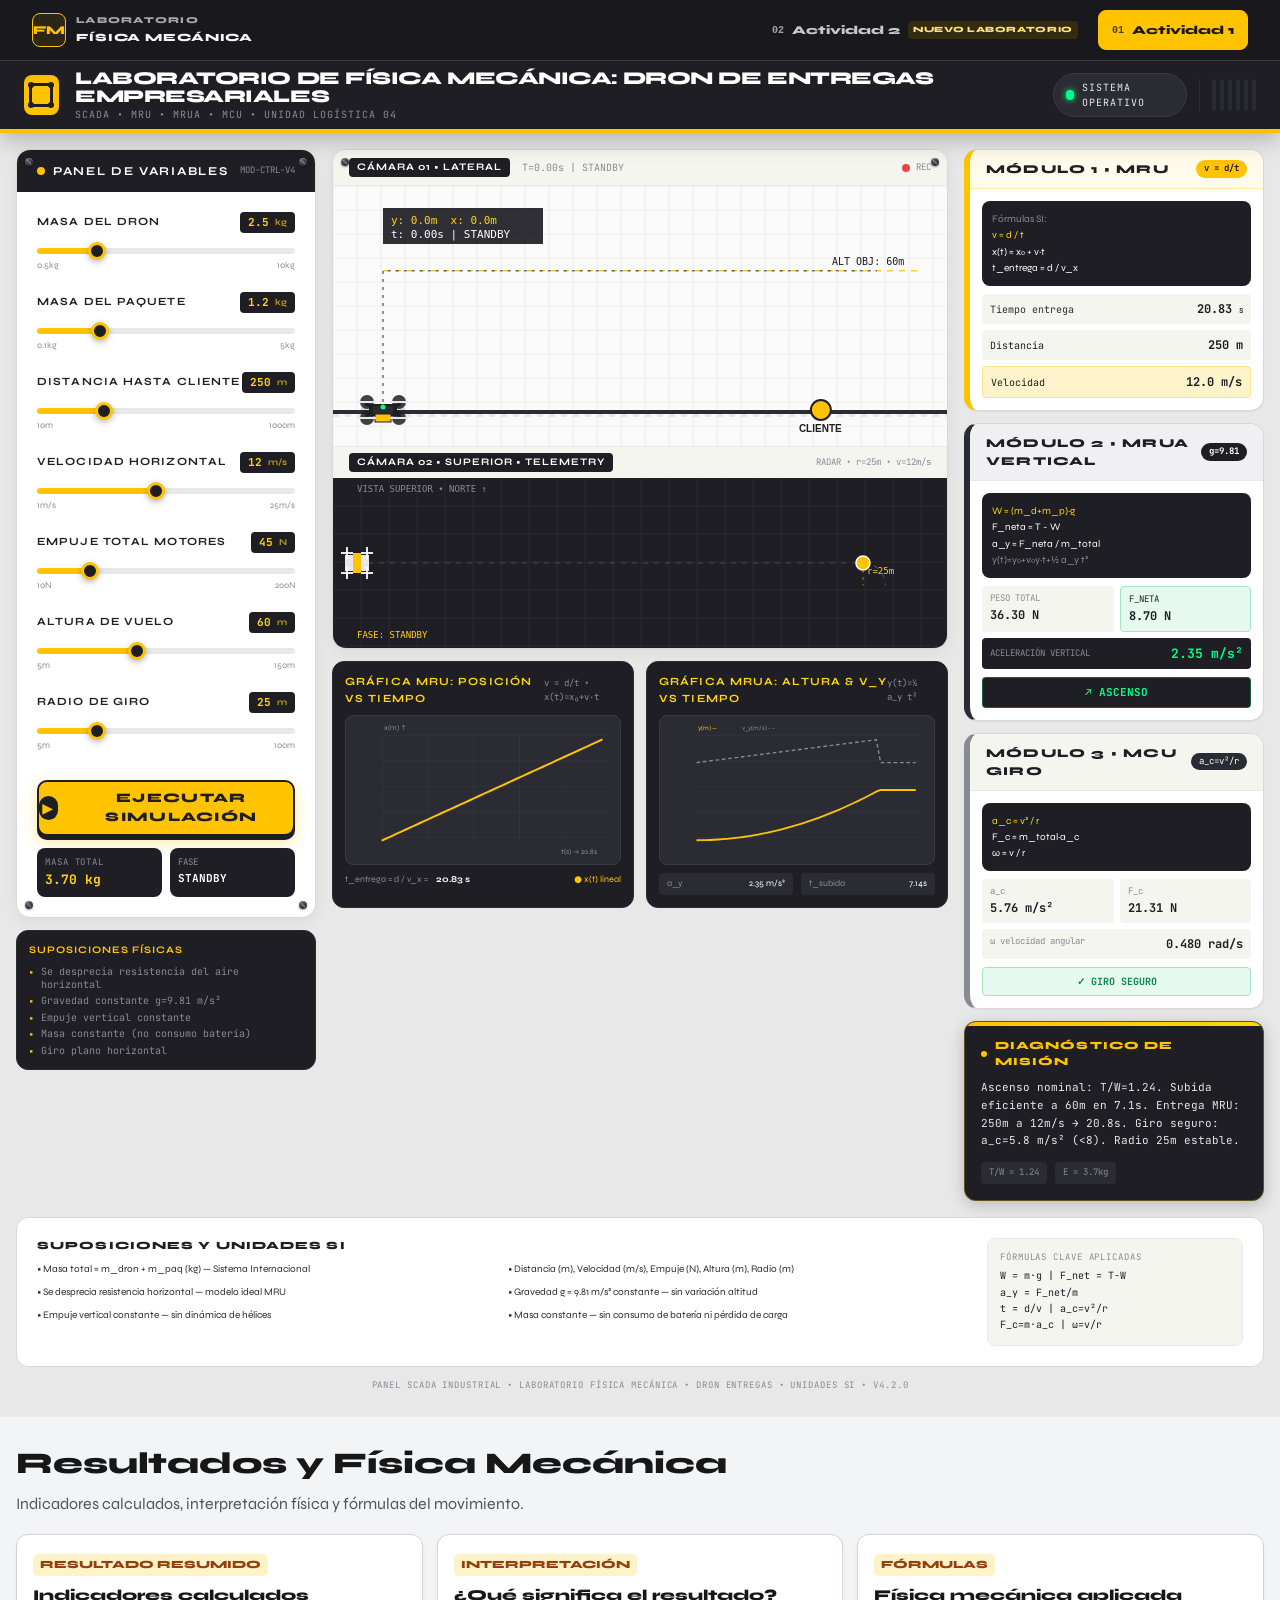
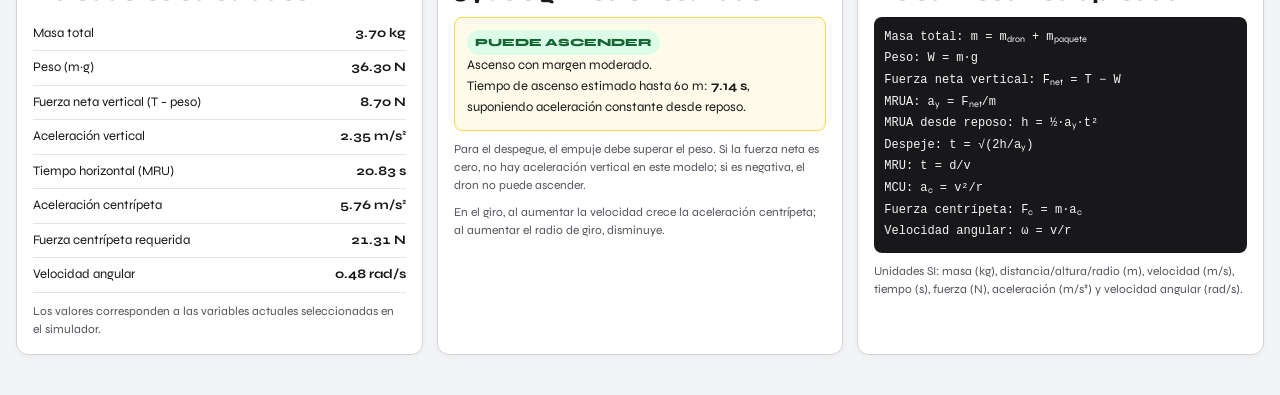
<file: Laboratorio-Dron-Entregas-Actividad2.html>
<!DOCTYPE html>
<!-- saved from url=(0077)https://lawdv.github.io/PortfolioV0/Laboratorio-Dron-Entregas-Actividad2.html -->
<html lang="en"><head><meta http-equiv="Content-Type" content="text/html; charset=UTF-8">
  
  <meta name="viewport" content="width=device-width, initial-scale=1">
  <title>Laboratorio de Física Mecánica | Actividades 1 y 2</title>
  <style>*,:after,:before{--tw-border-spacing-x:0;--tw-border-spacing-y:0;--tw-translate-x:0;--tw-translate-y:0;--tw-rotate:0;--tw-skew-x:0;--tw-skew-y:0;--tw-scale-x:1;--tw-scale-y:1;--tw-pan-x: ;--tw-pan-y: ;--tw-pinch-zoom: ;--tw-scroll-snap-strictness:proximity;--tw-gradient-from-position: ;--tw-gradient-via-position: ;--tw-gradient-to-position: ;--tw-ordinal: ;--tw-slashed-zero: ;--tw-numeric-figure: ;--tw-numeric-spacing: ;--tw-numeric-fraction: ;--tw-ring-inset: ;--tw-ring-offset-width:0px;--tw-ring-offset-color:#fff;--tw-ring-color:rgba(59,130,246,.5);--tw-ring-offset-shadow:0 0 #0000;--tw-ring-shadow:0 0 #0000;--tw-shadow:0 0 #0000;--tw-shadow-colored:0 0 #0000;--tw-blur: ;--tw-brightness: ;--tw-contrast: ;--tw-grayscale: ;--tw-hue-rotate: ;--tw-invert: ;--tw-saturate: ;--tw-sepia: ;--tw-drop-shadow: ;--tw-backdrop-blur: ;--tw-backdrop-brightness: ;--tw-backdrop-contrast: ;--tw-backdrop-grayscale: ;--tw-backdrop-hue-rotate: ;--tw-backdrop-invert: ;--tw-backdrop-opacity: ;--tw-backdrop-saturate: ;--tw-backdrop-sepia: ;--tw-contain-size: ;--tw-contain-layout: ;--tw-contain-paint: ;--tw-contain-style: }::backdrop{--tw-border-spacing-x:0;--tw-border-spacing-y:0;--tw-translate-x:0;--tw-translate-y:0;--tw-rotate:0;--tw-skew-x:0;--tw-skew-y:0;--tw-scale-x:1;--tw-scale-y:1;--tw-pan-x: ;--tw-pan-y: ;--tw-pinch-zoom: ;--tw-scroll-snap-strictness:proximity;--tw-gradient-from-position: ;--tw-gradient-via-position: ;--tw-gradient-to-position: ;--tw-ordinal: ;--tw-slashed-zero: ;--tw-numeric-figure: ;--tw-numeric-spacing: ;--tw-numeric-fraction: ;--tw-ring-inset: ;--tw-ring-offset-width:0px;--tw-ring-offset-color:#fff;--tw-ring-color:rgba(59,130,246,.5);--tw-ring-offset-shadow:0 0 #0000;--tw-ring-shadow:0 0 #0000;--tw-shadow:0 0 #0000;--tw-shadow-colored:0 0 #0000;--tw-blur: ;--tw-brightness: ;--tw-contrast: ;--tw-grayscale: ;--tw-hue-rotate: ;--tw-invert: ;--tw-saturate: ;--tw-sepia: ;--tw-drop-shadow: ;--tw-backdrop-blur: ;--tw-backdrop-brightness: ;--tw-backdrop-contrast: ;--tw-backdrop-grayscale: ;--tw-backdrop-hue-rotate: ;--tw-backdrop-invert: ;--tw-backdrop-opacity: ;--tw-backdrop-saturate: ;--tw-backdrop-sepia: ;--tw-contain-size: ;--tw-contain-layout: ;--tw-contain-paint: ;--tw-contain-style: }/*! tailwindcss v3.4.18 | MIT License | https://tailwindcss.com*/*,:after,:before{box-sizing:border-box;border:0 solid #e5e7eb}:after,:before{--tw-content:""}:host,html{line-height:1.5;-webkit-text-size-adjust:100%;-moz-tab-size:4;-o-tab-size:4;tab-size:4;font-family:ui-sans-serif,system-ui,sans-serif,Apple Color Emoji,Segoe UI Emoji,Segoe UI Symbol,Noto Color Emoji;font-feature-settings:normal;font-variation-settings:normal;-webkit-tap-highlight-color:transparent}body{line-height:inherit}hr{height:0;color:inherit;border-top-width:1px}abbr:where([title]){-webkit-text-decoration:underline dotted;text-decoration:underline dotted}h1,h2,h3,h4,h5,h6{font-size:inherit;font-weight:inherit}a{color:inherit;text-decoration:inherit}b,strong{font-weight:bolder}code,kbd,pre,samp{font-family:ui-monospace,SFMono-Regular,Menlo,Monaco,Consolas,Liberation Mono,Courier New,monospace;font-feature-settings:normal;font-variation-settings:normal;font-size:1em}small{font-size:80%}sub,sup{font-size:75%;line-height:0;position:relative;vertical-align:baseline}sub{bottom:-.25em}sup{top:-.5em}table{text-indent:0;border-color:inherit;border-collapse:collapse}button,input,optgroup,select,textarea{font-family:inherit;font-feature-settings:inherit;font-variation-settings:inherit;font-size:100%;font-weight:inherit;line-height:inherit;letter-spacing:inherit;color:inherit;margin:0;padding:0}button,select{text-transform:none}button,input:where([type=button]),input:where([type=reset]),input:where([type=submit]){-webkit-appearance:button;background-color:transparent;background-image:none}:-moz-focusring{outline:auto}:-moz-ui-invalid{box-shadow:none}progress{vertical-align:baseline}::-webkit-inner-spin-button,::-webkit-outer-spin-button{height:auto}[type=search]{-webkit-appearance:textfield;outline-offset:-2px}::-webkit-search-decoration{-webkit-appearance:none}::-webkit-file-upload-button{-webkit-appearance:button;font:inherit}summary{display:list-item}blockquote,dd,dl,figure,h1,h2,h3,h4,h5,h6,hr,p,pre{margin:0}fieldset{margin:0}fieldset,legend{padding:0}menu,ol,ul{list-style:none;margin:0;padding:0}dialog{padding:0}textarea{resize:vertical}input::-moz-placeholder,textarea::-moz-placeholder{opacity:1;color:#9ca3af}input::placeholder,textarea::placeholder{opacity:1;color:#9ca3af}[role=button],button{cursor:pointer}:disabled{cursor:default}audio,canvas,embed,iframe,img,object,svg,video{display:block;vertical-align:middle}img,video{max-width:100%;height:auto}[hidden]:where(:not([hidden=until-found])){display:none}.absolute{position:absolute}.relative{position:relative}.sticky{position:sticky}.-bottom-1{bottom:-.25rem}.-left-1{left:-.25rem}.-right-1{right:-.25rem}.-top-1{top:-.25rem}.bottom-2{bottom:.5rem}.left-0{left:0}.left-2{left:.5rem}.right-2{right:.5rem}.top-0{top:0}.top-2{top:.5rem}.top-\[var\(--safe-area-inset-top\)\]{top:var(--safe-area-inset-top)}.z-20{z-index:20}.col-span-2{grid-column:span 2/span 2}.mx-auto{margin-left:auto;margin-right:auto}.-mt-1{margin-top:-.25rem}.mb-1{margin-bottom:.25rem}.mb-1\.5{margin-bottom:.375rem}.mb-2{margin-bottom:.5rem}.ml-0\.5{margin-left:.125rem}.ml-auto{margin-left:auto}.mt-0\.5{margin-top:.125rem}.mt-2{margin-top:.5rem}.mt-3{margin-top:.75rem}.block{display:block}.flex{display:flex}.grid{display:grid}.hidden{display:none}.h-1{height:.25rem}.h-1\.5{height:.375rem}.h-10{height:2.5rem}.h-2{height:.5rem}.h-2\.5{height:.625rem}.h-6{height:1.5rem}.h-8{height:2rem}.h-\[150px\]{height:150px}.h-\[220px\]{height:220px}.h-\[56px\]{height:56px}.h-\[68px\]{height:68px}.h-px{height:1px}.min-h-screen{min-height:100vh}.w-1{width:.25rem}.w-1\.5{width:.375rem}.w-10{width:2.5rem}.w-2{width:.5rem}.w-2\.5{width:.625rem}.w-6{width:1.5rem}.w-full{width:100%}.w-px{width:1px}.max-w-\[1920px\]{max-width:1920px}.flex-1{flex:1 1 0%}.transform{transform:translate(var(--tw-translate-x),var(--tw-translate-y)) rotate(var(--tw-rotate)) skewX(var(--tw-skew-x)) skewY(var(--tw-skew-y)) scaleX(var(--tw-scale-x)) scaleY(var(--tw-scale-y))}@keyframes pulse{50%{opacity:.5}}.animate-pulse{animation:pulse 2s cubic-bezier(.4,0,.6,1) infinite}.appearance-none{-webkit-appearance:none;-moz-appearance:none;appearance:none}.grid-cols-1{grid-template-columns:repeat(1,minmax(0,1fr))}.grid-cols-2{grid-template-columns:repeat(2,minmax(0,1fr))}.flex-col{flex-direction:column}.items-center{align-items:center}.justify-center{justify-content:center}.justify-between{justify-content:space-between}.gap-1{gap:.25rem}.gap-1\.5{gap:.375rem}.gap-2{gap:.5rem}.gap-3{gap:.75rem}.gap-4{gap:1rem}.space-y-1>:not([hidden])~:not([hidden]){--tw-space-y-reverse:0;margin-top:calc(.25rem*(1 - var(--tw-space-y-reverse)));margin-bottom:calc(.25rem*var(--tw-space-y-reverse))}.space-y-2>:not([hidden])~:not([hidden]){--tw-space-y-reverse:0;margin-top:calc(.5rem*(1 - var(--tw-space-y-reverse)));margin-bottom:calc(.5rem*var(--tw-space-y-reverse))}.space-y-5>:not([hidden])~:not([hidden]){--tw-space-y-reverse:0;margin-top:calc(1.25rem*(1 - var(--tw-space-y-reverse)));margin-bottom:calc(1.25rem*var(--tw-space-y-reverse))}.overflow-hidden{overflow:hidden}.overflow-x-clip{overflow-x:clip}.truncate{overflow:hidden;text-overflow:ellipsis;white-space:nowrap}.rounded{border-radius:.25rem}.rounded-\[10px\]{border-radius:10px}.rounded-\[12px\]{border-radius:12px}.rounded-\[14px\]{border-radius:14px}.rounded-\[4px\]{border-radius:4px}.rounded-\[8px\]{border-radius:8px}.rounded-full{border-radius:9999px}.border{border-width:1px}.border-2{border-width:2px}.border-\[3px\]{border-width:3px}.border-b{border-bottom-width:1px}.border-b-4{border-bottom-width:4px}.border-l-\[6px\]{border-left-width:6px}.border-\[\#00FF88\]\/30{border-color:rgba(0,255,136,.3)}.border-\[\#1E1E24\]{--tw-border-opacity:1;border-color:rgb(30 30 36/var(--tw-border-opacity,1))}.border-\[\#2B2B33\]{--tw-border-opacity:1;border-color:rgb(43 43 51/var(--tw-border-opacity,1))}.border-\[\#3A3A44\]{--tw-border-opacity:1;border-color:rgb(58 58 68/var(--tw-border-opacity,1))}.border-\[\#A3E6C0\]{--tw-border-opacity:1;border-color:rgb(163 230 192/var(--tw-border-opacity,1))}.border-\[\#D8D8D4\]{--tw-border-opacity:1;border-color:rgb(216 216 212/var(--tw-border-opacity,1))}.border-\[\#E8E8E8\]{--tw-border-opacity:1;border-color:rgb(232 232 232/var(--tw-border-opacity,1))}.border-\[\#FF9A9A\]{--tw-border-opacity:1;border-color:rgb(255 154 154/var(--tw-border-opacity,1))}.border-\[\#FFC300\]{--tw-border-opacity:1;border-color:rgb(255 195 0/var(--tw-border-opacity,1))}.border-\[\#FFC300\]\/30{border-color:rgba(255,195,0,.3)}.border-\[\#FFCC80\]{--tw-border-opacity:1;border-color:rgb(255 204 128/var(--tw-border-opacity,1))}.border-\[\#FFE9A3\]{--tw-border-opacity:1;border-color:rgb(255 233 163/var(--tw-border-opacity,1))}.border-l-\[\#2B2B33\]{--tw-border-opacity:1;border-left-color:rgb(43 43 51/var(--tw-border-opacity,1))}.border-l-\[\#8A8A94\]{--tw-border-opacity:1;border-left-color:rgb(138 138 148/var(--tw-border-opacity,1))}.border-l-\[\#FFC300\]{--tw-border-opacity:1;border-left-color:rgb(255 195 0/var(--tw-border-opacity,1))}.bg-\[\#00FF88\]{--tw-bg-opacity:1;background-color:rgb(0 255 136/var(--tw-bg-opacity,1))}.bg-\[\#1E1E24\]{--tw-bg-opacity:1;background-color:rgb(30 30 36/var(--tw-bg-opacity,1))}.bg-\[\#2B2B33\]{--tw-bg-opacity:1;background-color:rgb(43 43 51/var(--tw-bg-opacity,1))}.bg-\[\#E6F9EE\]{--tw-bg-opacity:1;background-color:rgb(230 249 238/var(--tw-bg-opacity,1))}.bg-\[\#E8E8E8\]{--tw-bg-opacity:1;background-color:rgb(232 232 232/var(--tw-bg-opacity,1))}.bg-\[\#F0F0F2\]{--tw-bg-opacity:1;background-color:rgb(240 240 242/var(--tw-bg-opacity,1))}.bg-\[\#F5F5F0\]{--tw-bg-opacity:1;background-color:rgb(245 245 240/var(--tw-bg-opacity,1))}.bg-\[\#FF3B30\]{--tw-bg-opacity:1;background-color:rgb(255 59 48/var(--tw-bg-opacity,1))}.bg-\[\#FFC300\]{--tw-bg-opacity:1;background-color:rgb(255 195 0/var(--tw-bg-opacity,1))}.bg-\[\#FFC300\]\/20{background-color:rgba(255,195,0,.2)}.bg-\[\#FFEAEA\]{--tw-bg-opacity:1;background-color:rgb(255 234 234/var(--tw-bg-opacity,1))}.bg-\[\#FFF3E0\]{--tw-bg-opacity:1;background-color:rgb(255 243 224/var(--tw-bg-opacity,1))}.bg-\[\#FFFBEB\]{--tw-bg-opacity:1;background-color:rgb(255 251 235/var(--tw-bg-opacity,1))}.bg-red-500{--tw-bg-opacity:1;background-color:rgb(239 68 68/var(--tw-bg-opacity,1))}.bg-white{--tw-bg-opacity:1;background-color:rgb(255 255 255/var(--tw-bg-opacity,1))}.bg-gradient-to-r{background-image:linear-gradient(to right,var(--tw-gradient-stops))}.from-\[\#FFC300\]{--tw-gradient-from:#ffc300 var(--tw-gradient-from-position);--tw-gradient-to:rgba(255,195,0,0) var(--tw-gradient-to-position);--tw-gradient-stops:var(--tw-gradient-from),var(--tw-gradient-to)}.to-\[\#FFD60A\]{--tw-gradient-to:#ffd60a var(--tw-gradient-to-position)}.p-2{padding:.5rem}.p-2\.5{padding:.625rem}.p-3{padding:.75rem}.p-4{padding:1rem}.px-2{padding-left:.5rem;padding-right:.5rem}.px-3{padding-left:.75rem;padding-right:.75rem}.px-4{padding-left:1rem;padding-right:1rem}.px-5{padding-left:1.25rem;padding-right:1.25rem}.py-0\.5{padding-top:.125rem;padding-bottom:.125rem}.py-1{padding-top:.25rem;padding-bottom:.25rem}.py-1\.5{padding-top:.375rem;padding-bottom:.375rem}.py-2{padding-top:.5rem;padding-bottom:.5rem}.py-2\.5{padding-top:.625rem;padding-bottom:.625rem}.py-3{padding-top:.75rem;padding-bottom:.75rem}.pb-6{padding-bottom:1.5rem}.pt-2{padding-top:.5rem}.text-center{text-align:center}.font-mono{font-family:ui-monospace,SFMono-Regular,Menlo,Monaco,Consolas,Liberation Mono,Courier New,monospace}.font-sans{font-family:ui-sans-serif,system-ui,sans-serif,Apple Color Emoji,Segoe UI Emoji,Segoe UI Symbol,Noto Color Emoji}.text-\[10px\]{font-size:10px}.text-\[11px\]{font-size:11px}.text-\[12px\]{font-size:12px}.text-\[13px\]{font-size:13px}.text-\[14px\]{font-size:14px}.text-\[9px\]{font-size:9px}.font-black{font-weight:900}.font-bold{font-weight:700}.font-normal{font-weight:400}.uppercase{text-transform:uppercase}.leading-none{line-height:1}.leading-relaxed{line-height:1.625}.leading-tight{line-height:1.25}.tracking-\[0\.14em\]{letter-spacing:.14em}.tracking-tight{letter-spacing:-.025em}.tracking-widest{letter-spacing:.1em}.text-\[\#00FF88\]{--tw-text-opacity:1;color:rgb(0 255 136/var(--tw-text-opacity,1))}.text-\[\#0A8A4A\]{--tw-text-opacity:1;color:rgb(10 138 74/var(--tw-text-opacity,1))}.text-\[\#1E1E24\]{--tw-text-opacity:1;color:rgb(30 30 36/var(--tw-text-opacity,1))}.text-\[\#2B2B33\]{--tw-text-opacity:1;color:rgb(43 43 51/var(--tw-text-opacity,1))}.text-\[\#8A8A94\]{--tw-text-opacity:1;color:rgb(138 138 148/var(--tw-text-opacity,1))}.text-\[\#A65A00\]{--tw-text-opacity:1;color:rgb(166 90 0/var(--tw-text-opacity,1))}.text-\[\#C41C00\]{--tw-text-opacity:1;color:rgb(196 28 0/var(--tw-text-opacity,1))}.text-\[\#E8E8E8\]{--tw-text-opacity:1;color:rgb(232 232 232/var(--tw-text-opacity,1))}.text-\[\#FF3B30\]{--tw-text-opacity:1;color:rgb(255 59 48/var(--tw-text-opacity,1))}.text-\[\#FF6B6B\]{--tw-text-opacity:1;color:rgb(255 107 107/var(--tw-text-opacity,1))}.text-\[\#FF9500\]{--tw-text-opacity:1;color:rgb(255 149 0/var(--tw-text-opacity,1))}.text-\[\#FFC300\]{--tw-text-opacity:1;color:rgb(255 195 0/var(--tw-text-opacity,1))}.text-\[\#FFD60A\]{--tw-text-opacity:1;color:rgb(255 214 10/var(--tw-text-opacity,1))}.text-white{--tw-text-opacity:1;color:rgb(255 255 255/var(--tw-text-opacity,1))}.accent-\[\#FFC300\]{accent-color:#ffc300}.opacity-70{opacity:.7}.shadow{--tw-shadow:0 1px 3px 0 rgba(0,0,0,.1),0 1px 2px -1px rgba(0,0,0,.1);--tw-shadow-colored:0 1px 3px 0 var(--tw-shadow-color),0 1px 2px -1px var(--tw-shadow-color)}.shadow,.shadow-\[0_0_6px_\#00FF88\]{box-shadow:var(--tw-ring-offset-shadow,0 0 #0000),var(--tw-ring-shadow,0 0 #0000),var(--tw-shadow)}.shadow-\[0_0_6px_\#00FF88\]{--tw-shadow:0 0 6px #0f8;--tw-shadow-colored:0 0 6px var(--tw-shadow-color)}.shadow-\[0_0_8px_\#00FF88\]{--tw-shadow:0 0 8px #0f8;--tw-shadow-colored:0 0 8px var(--tw-shadow-color);box-shadow:var(--tw-ring-offset-shadow,0 0 #0000),var(--tw-ring-shadow,0 0 #0000),var(--tw-shadow)}.shadow-\[0_4px_0_\#1E1E24\2c 0_6px_16px_rgba\(255\2c 195\2c 0\2c 0\.4\)\]{--tw-shadow:0 4px 0 #1e1e24,0 6px 16px rgba(255,195,0,.4);--tw-shadow-colored:0 4px 0 var(--tw-shadow-color),0 6px 16px var(--tw-shadow-color);box-shadow:var(--tw-ring-offset-shadow,0 0 #0000),var(--tw-ring-shadow,0 0 #0000),var(--tw-shadow)}.shadow-\[0_4px_16px_rgba\(0\2c 0\2c 0\2c 0\.06\)\2c 0_1px_0_\#fff_inset\]{--tw-shadow:0 4px 16px rgba(0,0,0,.06),0 1px 0 #fff inset;--tw-shadow-colored:0 4px 16px var(--tw-shadow-color),inset 0 1px 0 var(--tw-shadow-color);box-shadow:var(--tw-ring-offset-shadow,0 0 #0000),var(--tw-ring-shadow,0 0 #0000),var(--tw-shadow)}.shadow-\[0_4px_16px_rgba\(0\2c 0\2c 0\2c 0\.06\)\]{--tw-shadow:0 4px 16px rgba(0,0,0,.06);--tw-shadow-colored:0 4px 16px var(--tw-shadow-color);box-shadow:var(--tw-ring-offset-shadow,0 0 #0000),var(--tw-ring-shadow,0 0 #0000),var(--tw-shadow)}.shadow-\[0_4px_16px_rgba\(0\2c 0\2c 0\2c 0\.2\)\]{--tw-shadow:0 4px 16px rgba(0,0,0,.2);--tw-shadow-colored:0 4px 16px var(--tw-shadow-color);box-shadow:var(--tw-ring-offset-shadow,0 0 #0000),var(--tw-ring-shadow,0 0 #0000),var(--tw-shadow)}.shadow-\[0_6px_24px_rgba\(0\2c 0\2c 0\2c 0\.25\)\]{--tw-shadow:0 6px 24px rgba(0,0,0,.25);--tw-shadow-colored:0 6px 24px var(--tw-shadow-color)}.shadow-\[0_6px_24px_rgba\(0\2c 0\2c 0\2c 0\.25\)\],.shadow-inner{box-shadow:var(--tw-ring-offset-shadow,0 0 #0000),var(--tw-ring-shadow,0 0 #0000),var(--tw-shadow)}.shadow-inner{--tw-shadow:inset 0 2px 4px 0 rgba(0,0,0,.05);--tw-shadow-colored:inset 0 2px 4px 0 var(--tw-shadow-color)}.shadow-sm{--tw-shadow:0 1px 2px 0 rgba(0,0,0,.05);--tw-shadow-colored:0 1px 2px 0 var(--tw-shadow-color);box-shadow:var(--tw-ring-offset-shadow,0 0 #0000),var(--tw-ring-shadow,0 0 #0000),var(--tw-shadow)}.transition-all{transition-property:all;transition-timing-function:cubic-bezier(.4,0,.2,1);transition-duration:.15s}#root,body,html{min-height:100%}body{margin:0;font-family:ui-sans-serif,system-ui,-apple-system,BlinkMacSystemFont,Segoe UI,sans-serif}[role=button]:not([aria-disabled=true]),button:not(:disabled),label[for],select:not(:disabled),summary{cursor:pointer}.selection\:bg-\[\#FFC300\] ::-moz-selection{--tw-bg-opacity:1;background-color:rgb(255 195 0/var(--tw-bg-opacity,1))}.selection\:bg-\[\#FFC300\] ::selection{--tw-bg-opacity:1;background-color:rgb(255 195 0/var(--tw-bg-opacity,1))}.selection\:bg-\[\#FFC300\]::-moz-selection{--tw-bg-opacity:1;background-color:rgb(255 195 0/var(--tw-bg-opacity,1))}.selection\:bg-\[\#FFC300\]::selection{--tw-bg-opacity:1;background-color:rgb(255 195 0/var(--tw-bg-opacity,1))}.hover\:bg-\[\#FFD60A\]:hover{--tw-bg-opacity:1;background-color:rgb(255 214 10/var(--tw-bg-opacity,1))}.active\:translate-y-\[3px\]:active{--tw-translate-y:3px;transform:translate(var(--tw-translate-x),var(--tw-translate-y)) rotate(var(--tw-rotate)) skewX(var(--tw-skew-x)) skewY(var(--tw-skew-y)) scaleX(var(--tw-scale-x)) scaleY(var(--tw-scale-y))}.active\:bg-\[\#E6B000\]:active{--tw-bg-opacity:1;background-color:rgb(230 176 0/var(--tw-bg-opacity,1))}.active\:shadow-\[0_1px_0_\#1E1E24\]:active{--tw-shadow:0 1px 0 #1e1e24;--tw-shadow-colored:0 1px 0 var(--tw-shadow-color);box-shadow:var(--tw-ring-offset-shadow,0 0 #0000),var(--tw-ring-shadow,0 0 #0000),var(--tw-shadow)}@media (min-width:768px){.md\:flex{display:flex}.md\:grid-cols-2{grid-template-columns:repeat(2,minmax(0,1fr))}}@media (min-width:1024px){.lg\:col-span-3{grid-column:span 3/span 3}.lg\:col-span-6{grid-column:span 6/span 6}.lg\:block{display:block}.lg\:flex{display:flex}.lg\:h-\[170px\]{height:170px}.lg\:h-\[260px\]{height:260px}.lg\:w-64{width:16rem}.lg\:grid-cols-12{grid-template-columns:repeat(12,minmax(0,1fr))}.lg\:flex-row{flex-direction:row}.lg\:gap-4{gap:1rem}.lg\:p-4{padding:1rem}.lg\:p-5{padding:1.25rem}.lg\:px-4{padding-left:1rem;padding-right:1rem}.lg\:px-6{padding-left:1.5rem;padding-right:1.5rem}.lg\:text-\[18px\]{font-size:18px}}</style>
</head>
<body data-active-activity="activity2">
<style id="activity-tab-styles">
.activity-tabs{position:sticky;top:0;z-index:1000;background:rgba(17,17,22,.97);border-bottom:1px solid #383840;color:#f5f5f7;backdrop-filter:blur(12px);font-family:Inter,ui-sans-serif,system-ui,-apple-system,"Segoe UI",sans-serif}
.activity-tabs-inner{max-width:1920px;margin:0 auto;display:flex;align-items:center;justify-content:space-between;gap:18px;padding:10px clamp(12px,2.5vw,34px);flex-wrap:wrap}
.activity-brand{display:flex;align-items:center;gap:10px;color:#a4a4af;font-size:9px;letter-spacing:.14em;font-weight:800}
.activity-brand b{display:block;color:#f5f5f7;font-size:11px;margin-top:2px;letter-spacing:.08em}
.activity-brand-mark{width:34px;height:34px;border:1px solid #ffc300;border-radius:8px;display:grid;place-items:center;background:#2b2615;color:#ffc300;font-size:12px;letter-spacing:-.05em}
.activity-tab-list{display:flex;align-items:center;gap:6px;flex-wrap:wrap}
.activity-tab{display:flex;align-items:center;gap:8px;border:1px solid transparent;border-radius:8px;background:transparent;color:#c7c7d0;padding:10px 13px;font-size:12px;font-weight:800;cursor:pointer;white-space:nowrap}
.activity-tab:hover{background:#292930;color:#fff}
.activity-tab.is-active{background:#ffc300;color:#191919;border-color:#ffc300}
.tab-index{font-family:ui-monospace,SFMono-Regular,Consolas,monospace;font-size:10px;opacity:.78}
.tab-new{font-size:8px;letter-spacing:.08em;border-radius:4px;padding:3px 5px;background:#332c11;color:#ffe082}
.activity-tab.is-active .tab-new{background:#252115;color:#ffe082}
.activity-panel[hidden]{display:none!important}
@media(max-width:620px){.activity-tabs-inner{align-items:flex-start;gap:10px}.activity-tab-list{width:100%}.activity-tab{flex:1;justify-content:center;padding:9px 6px;font-size:11px}.tab-new{display:none}}
@media print{.activity-tabs{display:none!important}}
</style>
<nav id="activity-tabs" class="activity-tabs" aria-label="Actividades del laboratorio">
  <div class="activity-tabs-inner">
    <div class="activity-brand"><span class="activity-brand-mark">FM</span><span>LABORATORIO <b>FÍSICA MECÁNICA</b></span></div>
    <div class="activity-tab-list" role="tablist" aria-label="Seleccionar actividad">
      <button id="tab-activity2" class="activity-tab is-active" type="button" role="tab" aria-selected="true" aria-controls="activity2-content" data-activity-tab="activity2" tabindex="0"><span class="tab-index">02</span> Actividad 2 <span class="tab-new">NUEVO LABORATORIO</span></button>
      <button id="tab-activity1" class="activity-tab" type="button" role="tab" aria-selected="false" aria-controls="activity1-content" data-activity-tab="activity1" tabindex="-1"><span class="tab-index">01</span> Actividad 1</button>
    </div>
  </div>
</nav>
<div id="activity-panels">
<section id="activity1-content" class="activity-panel" role="tabpanel" aria-labelledby="tab-activity1" hidden="">
  <div id="root"><div class="min-h-screen bg-[#E8E8E8] text-[#1E1E24] font-sans selection:bg-[#FFC300] overflow-x-clip" style="padding-top: var(--safe-area-inset-top); box-sizing: border-box;"><style>
        @import url('https://fonts.googleapis.com/css2?family=JetBrains+Mono:wght@400;700&family=Syne:wght@600;700&display=swap');
        * { font-family: 'Syne', system-ui, sans-serif; }
        .font-mono { font-family: 'JetBrains Mono', monospace !important; }
        .slider-thumb::-webkit-slider-thumb { appearance: none; width: 18px; height: 18px; border-radius: 50%; background: #1E1E24; border: 3px solid #FFC300; cursor: pointer; box-shadow: 0 2px 6px rgba(0,0,0,0.3); }
        .slider-thumb::-moz-range-thumb { width: 18px; height: 18px; border-radius: 50%; background: #1E1E24; border: 3px solid #FFC300; cursor: pointer; }
        .screw { width: 8px; height: 8px; background: radial-gradient(circle at 30% 30%, #5A5A66, #1E1E24); border-radius: 50%; box-shadow: inset 0 1px 1px rgba(255,255,255,0.3), 0 1px 2px rgba(0,0,0,0.4); }
        .screw::after { content: ''; position: absolute; width: 6px; height: 1px; background: #8A8A94; top: 50%; left: 50%; transform: translate(-50%,-50%) rotate(45deg); }
        .vent { background: repeating-linear-gradient(90deg, transparent 0 6px, #D8D8D4 6px 7px); }
      </style><header class="sticky top-[var(--safe-area-inset-top)] z-20 bg-[#1E1E24] border-b-4 border-[#FFC300] shadow-[0_6px_24px_rgba(0,0,0,0.25)]"><div class="max-w-[1920px] mx-auto px-4 lg:px-6 h-[68px] flex items-center justify-between"><div class="flex items-center gap-4"><div class="w-10 h-10 bg-[#FFC300] rounded-[8px] flex items-center justify-center shadow-inner"><div class="w-6 h-6 border-[3px] border-[#1E1E24] rounded-[4px] relative"><div class="absolute w-1.5 h-1.5 bg-[#1E1E24] rounded-full -top-1 -left-1"></div><div class="absolute w-1.5 h-1.5 bg-[#1E1E24] rounded-full -top-1 -right-1"></div><div class="absolute w-1.5 h-1.5 bg-[#1E1E24] rounded-full -bottom-1 -left-1"></div><div class="absolute w-1.5 h-1.5 bg-[#1E1E24] rounded-full -bottom-1 -right-1"></div></div></div><div><h1 class="text-white font-black text-[14px] lg:text-[18px] leading-none tracking-tight uppercase">Laboratorio de Física Mecánica: Dron de Entregas Empresariales</h1><p class="text-[#8A8A94] font-mono text-[10px] tracking-widest uppercase mt-0.5">SCADA • MRU • MRUA • MCU • UNIDAD LOGÍSTICA 04</p></div></div><div class="flex items-center gap-3"><div class="hidden md:flex items-center gap-2 bg-[#2B2B33] border border-[#3A3A44] rounded-full px-3 py-1.5"><div class="w-2.5 h-2.5 rounded-full bg-[#00FF88] shadow-[0_0_6px_#00FF88]"></div><span class="text-[#E8E8E8] font-mono text-[10px] tracking-widest">SISTEMA OPERATIVO</span></div><div class="hidden lg:block h-8 w-px bg-[#2B2B33]"></div><div class="hidden lg:flex gap-1"><div class="w-1 h-8 bg-[#2B2B33] rounded-full"></div><div class="w-1 h-8 bg-[#2B2B33] rounded-full"></div><div class="w-1 h-8 bg-[#2B2B33] rounded-full"></div><div class="w-1 h-8 bg-[#2B2B33] rounded-full"></div><div class="w-1 h-8 bg-[#2B2B33] rounded-full"></div><div class="w-1 h-8 bg-[#2B2B33] rounded-full"></div></div></div></div></header><main class="max-w-[1920px] mx-auto p-3 lg:p-4 grid grid-cols-1 lg:grid-cols-12 gap-3 lg:gap-4"><section class="lg:col-span-3 flex flex-col gap-3"><div class="bg-white rounded-[14px] border border-[#D8D8D4] shadow-[0_4px_16px_rgba(0,0,0,0.06),0_1px_0_#fff_inset] relative overflow-hidden"><div class="absolute top-2 left-2 screw"></div><div class="absolute top-2 right-2 screw"></div><div class="absolute bottom-2 left-2 screw"></div><div class="absolute bottom-2 right-2 screw"></div><div class="bg-[#1E1E24] px-5 py-3 flex items-center justify-between"><h2 class="text-white font-bold text-[12px] tracking-[0.14em] uppercase flex items-center gap-2"><span class="w-2 h-2 bg-[#FFC300] rounded-full animate-pulse"></span>Panel de Variables</h2><span class="font-mono text-[9px] text-[#8A8A94]">MOD-CTRL-V4</span></div><div class="p-4 lg:p-5 space-y-5"><div class="group"><div class="flex justify-between items-center mb-1.5"><label class="text-[11px] font-bold tracking-widest text-[#1E1E24] uppercase">Masa del dron</label><div class="flex items-center gap-1 bg-[#1E1E24] text-[#FFD60A] px-2 py-0.5 rounded text-[11px] font-mono font-bold">2.5<span class="text-[9px] opacity-70 ml-0.5">kg</span></div></div><div class="relative h-6 flex items-center"><input type="range" min="0.5" max="10" step="0.1" class="w-full h-1.5 appearance-none bg-[#E8E8E8] rounded-full accent-[#FFC300] slider-thumb" value="2.5" style="background: linear-gradient(to right, rgb(255, 195, 0) 0%, rgb(255, 195, 0) 21.0526%, rgb(232, 232, 232) 21.0526%, rgb(232, 232, 232) 100%);"></div><div class="flex justify-between text-[9px] font-mono text-[#8A8A94] -mt-1"><span>0.5kg</span><span>10kg</span></div></div><div class="group"><div class="flex justify-between items-center mb-1.5"><label class="text-[11px] font-bold tracking-widest text-[#1E1E24] uppercase">Masa del paquete</label><div class="flex items-center gap-1 bg-[#1E1E24] text-[#FFD60A] px-2 py-0.5 rounded text-[11px] font-mono font-bold">1.2<span class="text-[9px] opacity-70 ml-0.5">kg</span></div></div><div class="relative h-6 flex items-center"><input type="range" min="0.1" max="5" step="0.1" class="w-full h-1.5 appearance-none bg-[#E8E8E8] rounded-full accent-[#FFC300] slider-thumb" value="1.2" style="background: linear-gradient(to right, rgb(255, 195, 0) 0%, rgb(255, 195, 0) 22.449%, rgb(232, 232, 232) 22.449%, rgb(232, 232, 232) 100%);"></div><div class="flex justify-between text-[9px] font-mono text-[#8A8A94] -mt-1"><span>0.1kg</span><span>5kg</span></div></div><div class="group"><div class="flex justify-between items-center mb-1.5"><label class="text-[11px] font-bold tracking-widest text-[#1E1E24] uppercase">Distancia hasta cliente</label><div class="flex items-center gap-1 bg-[#1E1E24] text-[#FFD60A] px-2 py-0.5 rounded text-[11px] font-mono font-bold">250<span class="text-[9px] opacity-70 ml-0.5">m</span></div></div><div class="relative h-6 flex items-center"><input type="range" min="10" max="1000" step="10" class="w-full h-1.5 appearance-none bg-[#E8E8E8] rounded-full accent-[#FFC300] slider-thumb" value="250" style="background: linear-gradient(to right, rgb(255, 195, 0) 0%, rgb(255, 195, 0) 24.2424%, rgb(232, 232, 232) 24.2424%, rgb(232, 232, 232) 100%);"></div><div class="flex justify-between text-[9px] font-mono text-[#8A8A94] -mt-1"><span>10m</span><span>1000m</span></div></div><div class="group"><div class="flex justify-between items-center mb-1.5"><label class="text-[11px] font-bold tracking-widest text-[#1E1E24] uppercase">Velocidad horizontal</label><div class="flex items-center gap-1 bg-[#1E1E24] text-[#FFD60A] px-2 py-0.5 rounded text-[11px] font-mono font-bold">12<span class="text-[9px] opacity-70 ml-0.5">m/s</span></div></div><div class="relative h-6 flex items-center"><input type="range" min="1" max="25" step="0.5" class="w-full h-1.5 appearance-none bg-[#E8E8E8] rounded-full accent-[#FFC300] slider-thumb" value="12" style="background: linear-gradient(to right, rgb(255, 195, 0) 0%, rgb(255, 195, 0) 45.8333%, rgb(232, 232, 232) 45.8333%, rgb(232, 232, 232) 100%);"></div><div class="flex justify-between text-[9px] font-mono text-[#8A8A94] -mt-1"><span>1m/s</span><span>25m/s</span></div></div><div class="group"><div class="flex justify-between items-center mb-1.5"><label class="text-[11px] font-bold tracking-widest text-[#1E1E24] uppercase">Empuje total motores</label><div class="flex items-center gap-1 bg-[#1E1E24] text-[#FFD60A] px-2 py-0.5 rounded text-[11px] font-mono font-bold">45<span class="text-[9px] opacity-70 ml-0.5">N</span></div></div><div class="relative h-6 flex items-center"><input type="range" min="10" max="200" step="1" class="w-full h-1.5 appearance-none bg-[#E8E8E8] rounded-full accent-[#FFC300] slider-thumb" value="45" style="background: linear-gradient(to right, rgb(255, 195, 0) 0%, rgb(255, 195, 0) 18.4211%, rgb(232, 232, 232) 18.4211%, rgb(232, 232, 232) 100%);"></div><div class="flex justify-between text-[9px] font-mono text-[#8A8A94] -mt-1"><span>10N</span><span>200N</span></div></div><div class="group"><div class="flex justify-between items-center mb-1.5"><label class="text-[11px] font-bold tracking-widest text-[#1E1E24] uppercase">Altura de vuelo</label><div class="flex items-center gap-1 bg-[#1E1E24] text-[#FFD60A] px-2 py-0.5 rounded text-[11px] font-mono font-bold">60<span class="text-[9px] opacity-70 ml-0.5">m</span></div></div><div class="relative h-6 flex items-center"><input type="range" min="5" max="150" step="5" class="w-full h-1.5 appearance-none bg-[#E8E8E8] rounded-full accent-[#FFC300] slider-thumb" value="60" style="background: linear-gradient(to right, rgb(255, 195, 0) 0%, rgb(255, 195, 0) 37.931%, rgb(232, 232, 232) 37.931%, rgb(232, 232, 232) 100%);"></div><div class="flex justify-between text-[9px] font-mono text-[#8A8A94] -mt-1"><span>5m</span><span>150m</span></div></div><div class="group"><div class="flex justify-between items-center mb-1.5"><label class="text-[11px] font-bold tracking-widest text-[#1E1E24] uppercase">Radio de giro</label><div class="flex items-center gap-1 bg-[#1E1E24] text-[#FFD60A] px-2 py-0.5 rounded text-[11px] font-mono font-bold">25<span class="text-[9px] opacity-70 ml-0.5">m</span></div></div><div class="relative h-6 flex items-center"><input type="range" min="5" max="100" step="1" class="w-full h-1.5 appearance-none bg-[#E8E8E8] rounded-full accent-[#FFC300] slider-thumb" value="25" style="background: linear-gradient(to right, rgb(255, 195, 0) 0%, rgb(255, 195, 0) 21.0526%, rgb(232, 232, 232) 21.0526%, rgb(232, 232, 232) 100%);"></div><div class="flex justify-between text-[9px] font-mono text-[#8A8A94] -mt-1"><span>5m</span><span>100m</span></div></div><div class="pt-2"><button class="w-full h-[56px] bg-[#FFC300] hover:bg-[#FFD60A] active:bg-[#E6B000] rounded-[10px] border-2 border-[#1E1E24] shadow-[0_4px_0_#1E1E24,0_6px_16px_rgba(255,195,0,0.4)] active:shadow-[0_1px_0_#1E1E24] active:translate-y-[3px] transition-all flex items-center justify-center gap-3 font-black tracking-widest text-[13px] uppercase"><span class="w-6 h-6 bg-[#1E1E24] rounded-full flex items-center justify-center text-[#FFC300] text-[14px]">▶</span>Ejecutar Simulación</button><div class="mt-3 grid grid-cols-2 gap-2"><div class="bg-[#1E1E24] rounded-[8px] p-2"><div class="text-[9px] font-mono text-[#8A8A94] uppercase tracking-widest">Masa Total</div><div class="text-[#FFD60A] font-mono font-bold text-[13px]">3.70 kg</div></div><div class="bg-[#1E1E24] rounded-[8px] p-2"><div class="text-[9px] font-mono text-[#8A8A94] uppercase">Fase</div><div class="text-white font-mono font-bold text-[11px] truncate">STANDBY</div></div></div></div></div></div><div class="bg-[#1E1E24] rounded-[12px] border border-[#2B2B33] p-3"><h3 class="text-[#FFC300] font-bold text-[10px] tracking-widest uppercase mb-2">Suposiciones Físicas</h3><ul class="space-y-1"><li class="flex gap-2 text-[10px] font-mono text-[#8A8A94] leading-tight"><span class="text-[#FFC300]">•</span>Se desprecia resistencia del aire horizontal</li><li class="flex gap-2 text-[10px] font-mono text-[#8A8A94] leading-tight"><span class="text-[#FFC300]">•</span>Gravedad constante g=9.81 m/s²</li><li class="flex gap-2 text-[10px] font-mono text-[#8A8A94] leading-tight"><span class="text-[#FFC300]">•</span>Empuje vertical constante</li><li class="flex gap-2 text-[10px] font-mono text-[#8A8A94] leading-tight"><span class="text-[#FFC300]">•</span>Masa constante (no consumo batería)</li><li class="flex gap-2 text-[10px] font-mono text-[#8A8A94] leading-tight"><span class="text-[#FFC300]">•</span>Giro plano horizontal</li></ul></div></section><section class="lg:col-span-6 flex flex-col gap-3"><div class="bg-white rounded-[14px] border border-[#D8D8D4] shadow-[0_4px_16px_rgba(0,0,0,0.06)] overflow-hidden relative"><div class="absolute top-2 left-2 screw"></div><div class="absolute top-2 right-2 screw"></div><div class="bg-[#F5F5F0] border-b border-[#E8E8E8] px-4 py-2 flex items-center justify-between"><div class="flex items-center gap-3"><span class="text-[10px] font-bold tracking-widest uppercase bg-[#1E1E24] text-white px-2 py-0.5 rounded">Cámara 01 • Lateral</span><span class="font-mono text-[10px] text-[#8A8A94]">T=0.00s | STANDBY</span></div><div class="flex items-center gap-1.5"><div class="w-2 h-2 bg-red-500 rounded-full animate-pulse"></div><span class="font-mono text-[9px] text-[#8A8A94]">REC</span></div></div><canvas class="w-full h-[220px] lg:h-[260px] block" width="922" height="260"></canvas><div class="h-px bg-[#E8E8E8]"></div><div class="bg-[#F5F5F0] px-4 py-1.5 flex items-center justify-between"><span class="text-[10px] font-bold tracking-widest uppercase bg-[#1E1E24] text-white px-2 py-0.5 rounded">Cámara 02 • Superior • Telemetry</span><span class="font-mono text-[9px] text-[#8A8A94]">RADAR • r=25m • v=12m/s</span></div><canvas class="w-full h-[150px] lg:h-[170px] block" width="922" height="170"></canvas></div><div class="grid grid-cols-1 md:grid-cols-2 gap-3"><div class="bg-[#1E1E24] rounded-[12px] border border-[#2B2B33] p-3 relative overflow-hidden"><div class="flex justify-between items-center mb-2"><h3 class="text-[#FFD60A] font-bold text-[11px] tracking-widest uppercase">Gráfica MRU: Posición vs Tiempo</h3><span class="font-mono text-[9px] text-[#8A8A94]">v = d/t • x(t)=x₀+v·t</span></div><svg viewBox="0 0 300 160" class="w-full h-[150px] bg-[#2B2B33] rounded-[8px] border border-[#3A3A44]"><g><line x1="40" x2="290" y1="20" y2="20" stroke="#3A3A44" stroke-width="0.6"></line><line x1="40" x2="40" y1="20" y2="135" stroke="#3A3A44" stroke-width="0.6"></line></g><g><line x1="40" x2="290" y1="48" y2="48" stroke="#3A3A44" stroke-width="0.6"></line><line x1="90" x2="90" y1="20" y2="135" stroke="#3A3A44" stroke-width="0.6"></line></g><g><line x1="40" x2="290" y1="76" y2="76" stroke="#3A3A44" stroke-width="0.6"></line><line x1="140" x2="140" y1="20" y2="135" stroke="#3A3A44" stroke-width="0.6"></line></g><g><line x1="40" x2="290" y1="104" y2="104" stroke="#3A3A44" stroke-width="0.6"></line><line x1="190" x2="190" y1="20" y2="135" stroke="#3A3A44" stroke-width="0.6"></line></g><g><line x1="40" x2="290" y1="132" y2="132" stroke="#3A3A44" stroke-width="0.6"></line><line x1="240" x2="240" y1="20" y2="135" stroke="#3A3A44" stroke-width="0.6"></line></g><text x="42" y="14" font-family="monospace" font-size="8" fill="#8A8A94">x(m) ↑</text><text x="235" y="150" font-family="monospace" font-size="8" fill="#8A8A94">t(s) → 20.8s</text><polyline fill="none" stroke="#FFC300" stroke-width="2.2" stroke-linecap="round" points="40,135 45,132.70833333333334 50,130.41666666666666 55,128.125 60,125.83333333333333 65,123.54166666666667 70,121.25 75,118.95833333333333 80,116.66666666666667 85,114.375 90,112.08333333333334 95,109.79166666666667 100,107.5 105,105.20833333333334 110,102.91666666666666 115,100.625 120,98.33333333333334 125,96.04166666666666 130,93.75 135,91.45833333333334 140,89.16666666666667 145,86.875 150,84.58333333333334 155,82.29166666666666 160,80 165,77.70833333333333 170,75.41666666666667 175,73.125 180,70.83333333333333 185,68.54166666666669 190,66.25 195,63.95833333333334 200,61.66666666666667 205,59.375 210,57.08333333333333 215,54.79166666666667 220,52.5 225,50.20833333333333 230,47.916666666666686 235,45.625 240,43.33333333333334 244.99999999999997,41.041666666666686 249.99999999999997,38.750000000000014 254.99999999999997,36.45833333333334 260,34.16666666666667 265,31.875 270,29.58333333333333 275,27.291666666666686 280,25"></polyline></svg><div class="mt-2 flex gap-2 font-mono text-[9px]"><span class="text-[#8A8A94]">t_entrega = d / v_x =</span><span class="text-white font-bold">20.83 s</span><span class="ml-auto text-[#FFC300]">● x(t) lineal</span></div></div><div class="bg-[#1E1E24] rounded-[12px] border border-[#2B2B33] p-3"><div class="flex justify-between items-center mb-2"><h3 class="text-[#FFD60A] font-bold text-[11px] tracking-widest uppercase">Gráfica MRUA: Altura &amp; V_y vs Tiempo</h3><span class="font-mono text-[9px] text-[#8A8A94]">y(t)=½ a_y t²</span></div><svg viewBox="0 0 300 160" class="w-full h-[150px] bg-[#2B2B33] rounded-[8px] border border-[#3A3A44]"><line x1="40" x2="290" y1="20" y2="20" stroke="#3A3A44" stroke-width="0.6"></line><line x1="40" x2="290" y1="48" y2="48" stroke="#3A3A44" stroke-width="0.6"></line><line x1="40" x2="290" y1="76" y2="76" stroke="#3A3A44" stroke-width="0.6"></line><line x1="40" x2="290" y1="104" y2="104" stroke="#3A3A44" stroke-width="0.6"></line><line x1="40" x2="290" y1="132" y2="132" stroke="#3A3A44" stroke-width="0.6"></line><polyline fill="none" stroke="#FFC300" stroke-width="2" points="40,135 44.8,134.96832 49.6,134.87328 54.4,134.71488 59.2,134.49312 64,134.208 68.8,133.85952 73.6,133.44768 78.4,132.97248 83.19999999999999,132.43392 88,131.832 92.8,131.16672 97.6,130.43808 102.4,129.64608 107.2,128.79072 112,127.872 116.8,126.88992 121.60000000000001,125.84448 126.39999999999999,124.73568 131.2,123.56352 136,122.328 140.8,121.02912 145.6,119.66688 150.4,118.24128 155.2,116.75232 160,115.2 164.8,113.58431999999999 169.60000000000002,111.90527999999999 174.4,110.16288 179.2,108.35712 184,106.488 188.8,104.55552 193.6,102.55968 198.4,100.50047999999998 203.20000000000002,98.37791999999999 208,96.19200000000001 212.79999999999998,93.94272000000001 217.6,91.63007999999999 222.4,89.25407999999999 227.20000000000002,86.81472 232,84.312 236.79999999999998,81.74592000000001 241.6,80 246.4,80 251.2,80 256,80 260.8,80 265.6,80 270.4,80 275.20000000000005,80 280,80"></polyline><polyline fill="none" stroke="#8A8A94" stroke-width="1.5" stroke-dasharray="4 3" points="40,50 44.8,49.390243902439025 49.6,48.78048780487805 54.4,48.170731707317074 59.2,47.5609756097561 64,46.951219512195124 68.8,46.34146341463415 73.6,45.73170731707317 78.4,45.1219512195122 83.19999999999999,44.51219512195122 88,43.90243902439025 92.8,43.29268292682927 97.6,42.6829268292683 102.4,42.07317073170731 107.2,41.463414634146346 112,40.85365853658536 116.8,40.243902439024396 121.60000000000001,39.634146341463406 126.39999999999999,39.024390243902445 131.2,38.414634146341456 136,37.80487804878048 140.8,37.195121951219505 145.6,36.58536585365853 150.4,35.975609756097555 155.2,35.36585365853658 160,34.756097560975604 164.8,34.14634146341463 169.60000000000002,33.536585365853654 174.4,32.92682926829268 179.2,32.3170731707317 184,31.707317073170728 188.8,31.097560975609753 193.6,30.487804878048777 198.4,29.878048780487802 203.20000000000002,29.268292682926813 208,28.65853658536585 212.79999999999998,28.048780487804876 217.6,27.4390243902439 222.4,26.829268292682926 227.20000000000002,26.21951219512195 232,25.60975609756096 236.79999999999998,25 241.6,50 246.4,50 251.2,50 256,50 260.8,50 265.6,50 270.4,50 275.20000000000005,50 280,50"></polyline><text x="42" y="14" font-family="monospace" font-size="7" fill="#FFC300">y(m) —</text><text x="90" y="14" font-family="monospace" font-size="7" fill="#8A8A94">v_y(m/s) - -</text></svg><div class="mt-2 grid grid-cols-2 gap-2 font-mono text-[9px]"><div class="bg-[#2B2B33] rounded px-2 py-1 flex justify-between"><span class="text-[#8A8A94]">a_y</span><span class="text-white">2.35 m/s²</span></div><div class="bg-[#2B2B33] rounded px-2 py-1 flex justify-between"><span class="text-[#8A8A94]">t_subida</span><span class="text-white">7.14s</span></div></div></div></div></section><section class="lg:col-span-3 flex flex-col gap-3"><div class="bg-white rounded-[14px] border-l-[6px] border-l-[#FFC300] border border-[#D8D8D4] shadow-sm overflow-hidden"><div class="px-4 py-2.5 bg-[#FFFBEB] border-b border-[#FFE9A3] flex justify-between items-center"><h3 class="font-black text-[12px] tracking-widest uppercase">Módulo 1 • MRU</h3><span class="bg-[#FFC300] text-[#1E1E24] font-mono text-[9px] px-2 py-0.5 rounded-full font-bold">v = d/t</span></div><div class="p-3 space-y-2"><div class="bg-[#1E1E24] rounded-[8px] p-2.5 font-mono text-[10px] leading-relaxed"><div class="text-[#8A8A94]">Fórmulas SI:</div><div class="text-[#FFD60A]">v = d / t</div><div class="text-white">x(t) = x₀ + v·t</div><div class="text-white">t_entrega = d / v_x</div></div><div class="grid grid-cols-1 gap-1.5"><div class="flex justify-between items-center bg-[#F5F5F0] rounded px-2 py-1.5"><span class="font-mono text-[10px] text-[#2B2B33]">Tiempo entrega</span><span class="font-mono font-bold text-[12px]">20.83 <span class="text-[10px] font-normal">s</span></span></div><div class="flex justify-between items-center bg-[#F5F5F0] rounded px-2 py-1.5"><span class="font-mono text-[10px]">Distancia</span><span class="font-mono font-bold text-[12px]">250 m</span></div><div class="flex justify-between items-center bg-[#FFC300]/20 border border-[#FFC300]/30 rounded px-2 py-1.5"><span class="font-mono text-[10px]">Velocidad</span><span class="font-mono font-bold text-[12px]">12.0 m/s</span></div></div></div></div><div class="bg-white rounded-[14px] border-l-[6px] border-l-[#2B2B33] border border-[#D8D8D4] shadow-sm overflow-hidden"><div class="px-4 py-2.5 bg-[#F0F0F2] border-b border-[#E8E8E8] flex justify-between items-center"><h3 class="font-black text-[12px] tracking-widest uppercase">Módulo 2 • MRUA Vertical</h3><span class="bg-[#1E1E24] text-white font-mono text-[9px] px-2 py-0.5 rounded-full font-bold">g=9.81</span></div><div class="p-3 space-y-2"><div class="bg-[#1E1E24] rounded-[8px] p-2.5 font-mono text-[10px] leading-relaxed"><div class="text-[#FFD60A]">W = (m_d+m_p)·g</div><div class="text-white">F_neta = T - W</div><div class="text-white">a_y = F_neta / m_total</div><div class="text-[#8A8A94]">y(t)=y₀+v₀y·t+½ a_y t²</div></div><div class="grid grid-cols-2 gap-1.5"><div class="bg-[#F5F5F0] rounded px-2 py-1.5"><div class="font-mono text-[9px] text-[#8A8A94] uppercase">Peso total</div><div class="font-mono font-bold text-[12px]">36.30 N</div></div><div class="rounded px-2 py-1.5 border bg-[#E6F9EE] border-[#A3E6C0]"><div class="font-mono text-[9px] uppercase">F_neta</div><div class="font-mono font-bold text-[12px]">8.70 N</div></div><div class="bg-[#1E1E24] text-white rounded px-2 py-1.5 col-span-2 flex justify-between items-center"><span class="font-mono text-[9px] text-[#8A8A94] uppercase">Aceleración vertical</span><span class="font-mono font-bold text-[13px] text-[#00FF88]">2.35 m/s²</span></div></div><div class="text-[11px] font-mono font-bold rounded px-2 py-1.5 text-center border bg-[#1E1E24] text-[#00FF88] border-[#00FF88]/30">↗ ASCENSO</div></div></div><div class="bg-white rounded-[14px] border-l-[6px] border-l-[#8A8A94] border border-[#D8D8D4] shadow-sm overflow-hidden"><div class="px-4 py-2.5 bg-[#F5F5F0] border-b flex justify-between items-center"><h3 class="font-black text-[12px] tracking-widest uppercase">Módulo 3 • MCU Giro</h3><span class="bg-[#2B2B33] text-white font-mono text-[9px] px-2 py-0.5 rounded-full">a_c=v²/r</span></div><div class="p-3 space-y-2"><div class="bg-[#1E1E24] rounded-[8px] p-2.5 font-mono text-[10px] leading-relaxed"><div class="text-[#FFD60A]">a_c = v² / r</div><div class="text-white">F_c = m_total·a_c</div><div class="text-white">ω = v / r</div></div><div class="grid grid-cols-2 gap-1.5"><div class="bg-[#F5F5F0] rounded px-2 py-1.5"><div class="font-mono text-[9px] text-[#8A8A94]">a_c</div><div class="font-mono font-bold text-[12px] text-[#1E1E24]">5.76 m/s²</div></div><div class="bg-[#F5F5F0] rounded px-2 py-1.5"><div class="font-mono text-[9px] text-[#8A8A94]">F_c</div><div class="font-mono font-bold text-[12px]">21.31 N</div></div><div class="bg-[#F5F5F0] rounded px-2 py-1.5 col-span-2 flex justify-between"><span class="font-mono text-[9px] text-[#8A8A94]">ω velocidad angular</span><span class="font-mono font-bold text-[12px]">0.480 rad/s</span></div></div><div class="text-[10px] font-mono font-bold rounded px-2 py-1.5 text-center bg-[#E6F9EE] text-[#0A8A4A] border border-[#A3E6C0]">✓ GIRO SEGURO</div></div></div><div class="bg-[#1E1E24] rounded-[12px] border border-[#FFC300]/30 p-4 shadow-[0_4px_16px_rgba(0,0,0,0.2)] relative overflow-hidden"><div class="absolute top-0 left-0 w-full h-1 bg-gradient-to-r from-[#FFC300] to-[#FFD60A]"></div><h3 class="text-[#FFC300] font-black text-[11px] tracking-widest uppercase mb-2 flex items-center gap-2"><span class="w-1.5 h-1.5 bg-[#FFC300] rounded-full animate-pulse"></span>Diagnóstico de Misión</h3><p class="font-mono text-[11px] leading-relaxed text-[#E8E8E8]">Ascenso nominal: T/W=1.24. Subida eficiente a 60m en 7.1s. Entrega MRU: 250m a 12m/s → 20.8s. Giro seguro: a_c=5.8 m/s² (&lt;8). Radio 25m estable.</p><div class="mt-3 flex gap-2"><div class="text-[9px] font-mono px-2 py-1 rounded bg-[#2B2B33] text-[#8A8A94]">T/W = 1.24</div><div class="text-[9px] font-mono px-2 py-1 rounded bg-[#2B2B33] text-[#8A8A94]">E = 3.7kg</div></div></div></section></main><footer class="max-w-[1920px] mx-auto px-3 lg:px-4 pb-6"><div class="bg-white rounded-[12px] border border-[#D8D8D4] p-4 lg:p-5 flex flex-col lg:flex-row gap-4"><div class="flex-1"><h4 class="font-black text-[11px] tracking-widest uppercase mb-2">Suposiciones y Unidades SI</h4><div class="grid grid-cols-1 md:grid-cols-2 gap-2 font-mono text-[10px] text-[#2B2B33]"><span>• Masa total = m_dron + m_paq (kg) — Sistema Internacional</span><span>• Distancia (m), Velocidad (m/s), Empuje (N), Altura (m), Radio (m)</span><span>• Se desprecia resistencia horizontal — modelo ideal MRU</span><span>• Gravedad g = 9.81 m/s² constante — sin variación altitud</span><span>• Empuje vertical constante — sin dinámica de hélices</span><span>• Masa constante — sin consumo de batería ni pérdida de carga</span></div></div><div class="lg:w-64 bg-[#F5F5F0] rounded-[8px] p-3 border border-[#E8E8E8]"><div class="font-mono text-[9px] text-[#8A8A94] uppercase tracking-widest mb-1">Fórmulas Clave Aplicadas</div><div class="font-mono text-[10px] leading-relaxed text-[#1E1E24]">W = m·g | F_net = T-W<br>a_y = F_net/m<br>t = d/v | a_c=v²/r<br>F_c=m·a_c | ω=v/r</div></div></div><div class="mt-3 text-center font-mono text-[9px] text-[#8A8A94] tracking-widest uppercase">Panel SCADA Industrial • Laboratorio Física Mecánica • Dron Entregas • Unidades SI • v4.2.0</div></footer></div></div>

<style>
#lab-extra{font-family:system-ui,-apple-system,Segoe UI,sans-serif;background:#f3f4f6;color:#171717;padding:24px 16px 40px}
#lab-extra .lx-wrap{max-width:1400px;margin:0 auto}
#lab-extra h2{font-size:clamp(22px,3vw,30px);font-weight:850;margin:0 0 6px}
#lab-extra .lx-sub{color:#52525b;margin-bottom:18px}
#lab-extra .lx-grid{display:grid;grid-template-columns:repeat(3,minmax(0,1fr));gap:14px}
#lab-extra .lx-card{background:white;border:1px solid #d4d4d8;border-radius:12px;padding:16px;box-shadow:0 2px 6px #0000000a}
#lab-extra h3{font-size:15px;font-weight:800;margin:0 0 10px}
#lab-extra .lx-tag{display:inline-block;background:#fef3c7;color:#92400e;border-radius:5px;padding:3px 7px;font-size:11px;font-weight:800;margin-bottom:8px}
#lab-extra .lx-metric{display:flex;justify-content:space-between;gap:12px;border-bottom:1px solid #e4e4e7;padding:7px 0;font-size:13px}
#lab-extra .lx-metric strong{font-variant-numeric:tabular-nums;text-align:right}
#lab-extra .lx-formula{font-family:ui-monospace,SFMono-Regular,Consolas,monospace;background:#18181b;color:#f4f4f5;padding:10px;border-radius:8px;font-size:12px;line-height:1.8;overflow-wrap:anywhere}
#lab-extra .lx-note{font-size:12px;color:#52525b;line-height:1.5;margin-top:9px}
#lab-extra .lx-summary{background:#fffbeb;border:1px solid #fcd34d;border-radius:8px;padding:12px;font-size:13px;line-height:1.6}
#lab-extra table{width:100%;border-collapse:collapse;font-size:13px;margin-top:8px}
#lab-extra th,#lab-extra td{padding:9px;border-bottom:1px solid #e4e4e7;text-align:left;vertical-align:top}
#lab-extra th{background:#f4f4f5;font-size:11px;text-transform:uppercase;letter-spacing:.04em}
#lab-extra .lx-wide{margin-top:14px}
#lab-extra .lx-pill{display:inline-block;padding:4px 8px;border-radius:999px;background:#dcfce7;color:#166534;font-size:11px;font-weight:800}
#lab-extra .lx-pill.warn{background:#fee2e2;color:#991b1b}
@media(max-width:850px){#lab-extra .lx-grid{grid-template-columns:1fr}#lab-extra table{font-size:12px}}
</style>
<section id="lab-extra">
 <div class="lx-wrap">
  <h2>Resultados y Física Mecánica</h2>
  <p class="lx-sub">Indicadores calculados, interpretación física y fórmulas del movimiento.</p>
  <div class="lx-grid">
   <article class="lx-card">
    <span class="lx-tag">RESULTADO RESUMIDO</span>
    <h3>Indicadores calculados</h3>
    <div class="lx-metric"><span>Masa total</span><strong id="lx-mass">3.70 kg</strong></div>
    <div class="lx-metric"><span>Peso (m·g)</span><strong id="lx-weight">36.30 N</strong></div>
    <div class="lx-metric"><span>Fuerza neta vertical (T − peso)</span><strong id="lx-net">8.70 N</strong></div>
    <div class="lx-metric"><span>Aceleración vertical</span><strong id="lx-ay">2.35 m/s²</strong></div>
    <div class="lx-metric"><span>Tiempo horizontal (MRU)</span><strong id="lx-time">20.83 s</strong></div>
    <div class="lx-metric"><span>Aceleración centrípeta</span><strong id="lx-ac">5.76 m/s²</strong></div>
    <div class="lx-metric"><span>Fuerza centrípeta requerida</span><strong id="lx-fc">21.31 N</strong></div>
    <div class="lx-metric"><span>Velocidad angular</span><strong id="lx-omega">0.48 rad/s</strong></div>
    <p class="lx-note">Los valores corresponden a las variables actuales seleccionadas en el simulador.</p>
   </article>
   <article class="lx-card">
    <span class="lx-tag">INTERPRETACIÓN</span>
    <h3>¿Qué significa el resultado?</h3>
    <div id="lx-status" class="lx-summary"><span class="lx-pill">PUEDE ASCENDER</span><br>Ascenso con margen moderado.<br>Tiempo de ascenso estimado hasta 60 m: <strong>7.14 s</strong>, suponiendo aceleración constante desde reposo.</div>
    <p class="lx-note">Para el despegue, el empuje debe superar el peso. Si la fuerza neta es cero, no hay aceleración vertical en este modelo; si es negativa, el dron no puede ascender.</p>
    <p class="lx-note">En el giro, al aumentar la velocidad crece la aceleración centrípeta; al aumentar el radio de giro, disminuye.</p>
   </article>
   <article class="lx-card">
    <span class="lx-tag">FÓRMULAS</span>
    <h3>Física mecánica aplicada</h3>
    <div class="lx-formula">
     Masa total: m = m<sub>dron</sub> + m<sub>paquete</sub><br>
     Peso: W = m·g<br>
     Fuerza neta vertical: F<sub>net</sub> = T − W<br>
     MRUA: a<sub>y</sub> = F<sub>net</sub>/m<br>
     MRUA desde reposo: h = ½·a<sub>y</sub>·t²<br>
     Despeje: t = √(2h/a<sub>y</sub>)<br>
     MRU: t = d/v<br>
     MCU: a<sub>c</sub> = v²/r<br>
     Fuerza centrípeta: F<sub>c</sub> = m·a<sub>c</sub><br>
     Velocidad angular: ω = v/r
    </div>
    <p class="lx-note">Unidades SI: masa (kg), distancia/altura/radio (m), velocidad (m/s), tiempo (s), fuerza (N), aceleración (m/s²) y velocidad angular (rad/s).</p>
   </article>
  </div>

 </div>
</section>
<script>
(function(){
 const $=id=>document.getElementById(id);
 const fmt=(n,d=2)=>Number.isFinite(n)?n.toFixed(d):"No calculable";
 function update(){
  const root=document.getElementById('root');
  if(!root)return false;
  const sliders=root.querySelectorAll('input[type="range"]');
  if(sliders.length<7)return false;
  const vals=Array.from(sliders).slice(0,7).map(x=>Number(x.value));
  const [md,mp,dist,v,T,h,r]=vals;
  const m=md+mp,g=9.81,W=m*g,Fnet=T-W,ay=Fnet/m;
  const t=dist/v,ac=(v*v)/r,Fc=m*ac,omega=v/r;
  const tup=ay>0.01?Math.sqrt(2*h/ay):NaN;
  $('lx-mass').textContent=fmt(m)+' kg';
  $('lx-weight').textContent=fmt(W)+' N';
  $('lx-net').textContent=fmt(Fnet)+' N';
  $('lx-ay').textContent=fmt(ay)+' m/s²';
  $('lx-time').textContent=fmt(t)+' s';
  $('lx-ac').textContent=fmt(ac)+' m/s²';
  $('lx-fc').textContent=fmt(Fc)+' N';
  $('lx-omega').textContent=fmt(omega)+' rad/s';
  const status=$('lx-status');
  if(Fnet<=0){
   status.innerHTML='<span class="lx-pill warn">NO DESPEGA</span><br>El empuje ('+fmt(T,1)+' N) no supera el peso ('+fmt(W,1)+' N). Aumenta el empuje o reduce la masa.';
  }else{
   const ratio=T/W;
   let level=ratio<1.2?'Ascenso con margen reducido.':ratio<2?'Ascenso con margen moderado.':'Empuje elevado respecto al peso.';
   status.innerHTML='<span class="lx-pill">PUEDE ASCENDER</span><br>'+level+'<br>Tiempo de ascenso estimado hasta '+fmt(h,0)+' m: <strong>'+fmt(tup)+' s</strong>, suponiendo aceleración constante desde reposo.';
  }
  return true;
 }
 function attach(){
  const root=document.getElementById('root');
  if(!root)return;
  root.addEventListener('input',e=>{if(e.target.matches('input[type="range"]'))update()});
  update();
 }
 const observer=new MutationObserver(()=>{if(attachReady())observer.disconnect()});
 function attachReady(){const root=document.getElementById('root');if(root&&root.querySelectorAll('input[type="range"]').length>=7){attach();return true}return false}
 if(!attachReady())observer.observe(document.getElementById('root')||document.body,{childList:true,subtree:true});
 window.addEventListener('load',update);
})();
</script>
  
  </section>
<section id="activity2-content" class="activity-panel" role="tabpanel" aria-labelledby="tab-activity2">
<style id="activity2-styles">
#activity2-content{--a2-bg:#111116;--a2-panel:#1b1b23;--a2-panel2:#22222b;--a2-line:#353541;--a2-yellow:#ffc300;--a2-muted:#a7a7b2;--a2-white:#f4f4f7;--a2-green:#42d392;--a2-red:#ff7777;--a2-blue:#7eb7ff;background:var(--a2-bg);color:var(--a2-white);font-family:Inter,ui-sans-serif,system-ui,-apple-system,"Segoe UI",sans-serif;min-height:100vh;padding:28px clamp(14px,3vw,42px) 46px}
#activity2-content *{box-sizing:border-box}
#activity2-content .a2-shell{max-width:1500px;margin:0 auto}
#activity2-content .a2-eyebrow{font-size:11px;letter-spacing:.16em;text-transform:uppercase;color:var(--a2-yellow);font-weight:800}
#activity2-content .a2-title-row{display:flex;justify-content:space-between;align-items:flex-start;gap:20px;margin:0 0 22px;flex-wrap:wrap}
#activity2-content .a2-title{font-size:clamp(27px,3.4vw,42px);font-weight:850;line-height:1.08;letter-spacing:-.035em;margin:7px 0 10px}
#activity2-content .a2-subtitle{color:#c2c2cb;max-width:800px;font-size:14px;line-height:1.65}
#activity2-content .a2-badge{display:inline-flex;align-items:center;gap:8px;border:1px solid #4a4325;background:#292516;color:#ffe082;padding:9px 12px;border-radius:8px;font-size:11px;font-weight:800;letter-spacing:.04em}
#activity2-content .a2-live-dot{width:7px;height:7px;border-radius:50%;background:var(--a2-green);box-shadow:0 0 9px #42d39280}
#activity2-content .a2-card{border:1px solid var(--a2-line);border-radius:13px;background:var(--a2-panel);padding:19px;min-width:0;box-shadow:0 5px 20px #0000000c}
#activity2-content .a2-card-head{display:flex;align-items:center;justify-content:space-between;gap:10px;margin-bottom:16px}
#activity2-content .a2-card-title{font-size:15px;font-weight:800;margin:0;letter-spacing:-.01em}
#activity2-content .a2-kicker{font-size:10px;letter-spacing:.12em;text-transform:uppercase;color:var(--a2-muted);font-weight:800}
#activity2-content .a2-num{color:var(--a2-yellow);font-family:ui-monospace,SFMono-Regular,Consolas,monospace;font-variant-numeric:tabular-nums}
#activity2-content .a2-toolbar{display:flex;gap:8px;align-items:center;flex-wrap:wrap;margin-bottom:16px}

#activity2-content .a2-visual-card{margin:0 0 16px;overflow:hidden}
#activity2-content .a2-visual-head{display:flex;align-items:flex-start;justify-content:space-between;gap:12px;flex-wrap:wrap;margin-bottom:12px}
#activity2-content .a2-visual-title{font-weight:850;font-size:17px;margin:0}
#activity2-content .a2-visual-subtitle{color:var(--a2-muted);font-size:12px;line-height:1.5;margin-top:4px}
#activity2-content .a2-visual-actions{display:flex;gap:7px;flex-wrap:wrap}
#activity2-content .a2-visual-stage{border:1px solid #30303b;border-radius:10px;overflow:hidden;background:#11131b}
#activity2-content .a2-visual-stage svg{display:block;width:100%;height:auto;min-height:150px}
#activity2-content .a2-visual-readouts{display:flex;flex-wrap:wrap;gap:8px 18px;padding:11px 12px;background:#191920;border-top:1px solid #30303b;color:#c5c5cf;font-size:12px}
#activity2-content .a2-visual-readouts strong{font-family:ui-monospace,SFMono-Regular,Consolas,monospace;color:#ffd84d}
#activity2-content .a2-visual-status{margin-top:10px;padding:10px 12px;border:1px solid #383844;border-radius:8px;background:#202027;color:#e2e2e9;font-size:12px;line-height:1.5}
#activity2-content .a2-visual-status.good{border-color:#2f785b;background:#16251f}
#activity2-content .a2-visual-status.warn{border-color:#8a6d2c;background:#292316}
#activity2-content .a2-visual-status.bad{border-color:#854343;background:#2a1919}
#activity2-content .a2-run-btn{background:var(--a2-yellow)!important;color:#171717!important;border-color:var(--a2-yellow)!important}

#activity2-content button,#activity2-content select,#activity2-content input{font:inherit}
#activity2-content .a2-btn{border:1px solid #444450;border-radius:8px;padding:9px 12px;color:#f3f3f6;background:#282831;font-size:12px;font-weight:750;transition:background .15s,border-color .15s,transform .15s;cursor:pointer}
#activity2-content .a2-btn:hover{background:#33333e;border-color:#666675}
#activity2-content .a2-btn:active{transform:translateY(1px)}
#activity2-content .a2-btn.primary{background:var(--a2-yellow);color:#171717;border-color:var(--a2-yellow)}
#activity2-content .a2-btn.primary:hover{background:#ffda4d}
#activity2-content .a2-btn:focus-visible,#activity-tabs button:focus-visible,#activity2-content input:focus-visible,#activity2-content select:focus-visible{outline:2px solid #fff;outline-offset:3px}
#activity2-content .a2-preset-label{font-size:11px;color:var(--a2-muted);font-weight:800;text-transform:uppercase;letter-spacing:.08em;margin-right:3px}
#activity2-content .a2-layout{display:grid;grid-template-columns:minmax(290px,.9fr) minmax(0,1.25fr);gap:16px;align-items:start}
#activity2-content .a2-stack{display:grid;gap:16px;min-width:0}
#activity2-content .a2-control{padding:12px 0;border-bottom:1px solid #32323c}
#activity2-content .a2-control:first-child{padding-top:0}
#activity2-content .a2-control:last-child{border-bottom:0;padding-bottom:0}
#activity2-content .a2-control-label{display:flex;align-items:center;justify-content:space-between;gap:12px;font-size:12px;font-weight:750;margin-bottom:10px}
#activity2-content .a2-control-label output{color:var(--a2-yellow);font-family:ui-monospace,SFMono-Regular,Consolas,monospace;font-size:12px;white-space:nowrap}
#activity2-content input[type=range]{display:block;width:100%;accent-color:var(--a2-yellow);cursor:pointer}
#activity2-content input[type=range]:disabled{opacity:.35;cursor:not-allowed}
#activity2-content .a2-range-scale{display:flex;justify-content:space-between;color:#81818d;font-size:10px;margin-top:4px}
#activity2-content .a2-field-label{display:block;color:#c6c6ce;font-size:11px;font-weight:750;margin-bottom:7px}
#activity2-content .a2-select,#activity2-content .a2-number,#activity2-content .a2-text{background:#111116;border:1px solid #41414d;color:#f5f5f6;border-radius:7px;padding:9px 10px;width:100%;font-size:12px}
#activity2-content .a2-select:disabled{opacity:.45}
#activity2-content .a2-mode-grid{display:grid;grid-template-columns:1fr 1fr;gap:12px;margin-top:16px}
#activity2-content .a2-help{font-size:11px;line-height:1.55;color:var(--a2-muted);margin-top:8px}
#activity2-content .a2-diagram-wrap{background:#131319;border:1px solid #34343f;border-radius:10px;padding:8px 8px 3px}
#activity2-content #a2-force-diagram{width:100%;height:auto;max-height:315px}
#activity2-content .a2-legend{display:flex;flex-wrap:wrap;gap:9px 16px;font-size:11px;color:#c5c5cd;margin:12px 0 3px}
#activity2-content .a2-legend span{display:inline-flex;align-items:center;gap:6px}
#activity2-content .a2-swatch{display:inline-block;width:8px;height:8px;border-radius:2px}
#activity2-content .a2-dcl-note{font-size:11px;color:var(--a2-muted);line-height:1.55;margin-top:11px}
#activity2-content .a2-metrics{display:grid;grid-template-columns:repeat(3,minmax(0,1fr));gap:9px}
#activity2-content .a2-metric{background:#15151b;border:1px solid #34343f;border-radius:9px;padding:12px;min-width:0}
#activity2-content .a2-metric span{display:block;color:#b6b6c1;font-size:10px;line-height:1.45;margin-bottom:7px}
#activity2-content .a2-metric strong{display:block;color:#fff;font-family:ui-monospace,SFMono-Regular,Consolas,monospace;font-size:clamp(15px,1.5vw,20px);font-weight:800;letter-spacing:-.025em;overflow-wrap:anywhere;font-variant-numeric:tabular-nums}
#activity2-content .a2-metric.highlight{border-color:#78641d;background:#262315}
#activity2-content .a2-metric.highlight strong{color:var(--a2-yellow)}
#activity2-content .a2-status{border:1px solid #4c4c59;background:#202029;padding:13px 14px;border-radius:9px;font-size:12px;line-height:1.65;color:#e8e8ee;margin-top:12px}
#activity2-content .a2-status.good{border-color:#276c4b;background:#17271f}
#activity2-content .a2-status.warn{border-color:#765d27;background:#292318}
#activity2-content .a2-status.bad{border-color:#814444;background:#2b1c1f}
#activity2-content .a2-status b{color:#fff}
#activity2-content .a2-formula{font-family:ui-monospace,SFMono-Regular,Consolas,monospace;color:#f2e1a0;background:#111116;border:1px solid #37343a;padding:12px;border-radius:8px;line-height:1.9;font-size:12px;overflow-wrap:anywhere}
#activity2-content .a2-theory-grid{display:grid;grid-template-columns:repeat(3,minmax(0,1fr));gap:12px}
#activity2-content .a2-theory-card{background:#181820;border:1px solid #34343f;border-radius:10px;padding:14px}
#activity2-content .a2-theory-card h4{font-size:12px;font-weight:850;margin-bottom:7px;color:var(--a2-yellow)}
#activity2-content .a2-theory-card p{font-size:11px;line-height:1.6;color:#c7c7d0}
#activity2-content .a2-movement-grid{display:grid;grid-template-columns:minmax(0,1fr) minmax(220px,.9fr);gap:15px}
#activity2-content .a2-movement-result{display:grid;grid-template-columns:repeat(2,minmax(0,1fr));gap:8px;align-content:start}
#activity2-content .a2-mini-metric{border:1px solid #363641;background:#15151b;border-radius:8px;padding:11px}
#activity2-content .a2-mini-metric span{font-size:10px;color:#b6b6c1;display:block;margin-bottom:6px}
#activity2-content .a2-mini-metric strong{font-family:ui-monospace,SFMono-Regular,Consolas,monospace;font-size:16px;color:var(--a2-yellow);font-variant-numeric:tabular-nums}
#activity2-content .a2-table-wrap{overflow-x:auto;border:1px solid #34343f;border-radius:9px;margin-top:12px}
#activity2-content .a2-table{width:100%;border-collapse:collapse;min-width:930px;font-size:11px;font-variant-numeric:tabular-nums}
#activity2-content .a2-table th{background:#121218;color:#b7b7c3;text-transform:uppercase;letter-spacing:.06em;font-size:9px;text-align:left;padding:11px 10px;white-space:nowrap}
#activity2-content .a2-table td{padding:11px 10px;border-top:1px solid #30303a;color:#e6e6eb;white-space:nowrap}
#activity2-content .a2-table tbody tr:nth-child(even){background:#202029}
#activity2-content .a2-table .a2-empty{text-align:center;color:#9a9aa5;padding:24px}
#activity2-content .a2-section-gap{margin-top:16px}
#activity2-content .a2-record-tools{display:flex;gap:8px;align-items:center;flex-wrap:wrap}
#activity2-content .a2-record-tools .a2-text{max-width:260px}
#activity2-content .a2-footer-note{color:#8e8e9a;text-align:center;font-size:10px;letter-spacing:.06em;margin-top:25px;line-height:1.6}
#activity2-content .a2-hidden{display:none!important}
#activity2-content .a2-component-note{border-left:3px solid var(--a2-blue);padding:9px 11px;background:#171c25;border-radius:0 7px 7px 0;color:#cddcf0;font-size:11px;line-height:1.6;margin-top:10px}
#activity2-content .a2-force-status{font-size:11px;line-height:1.55;color:#d1d1da;margin-top:8px}
#activity2-content .a2-equation{display:inline-block;padding:2px 5px;border-radius:4px;background:#24232a;color:#ffe082;font-family:ui-monospace,SFMono-Regular,Consolas,monospace}
#activity2-content #a2-force-diagram text{paint-order:stroke;stroke:#131319;stroke-width:2px;stroke-linejoin:round}
@media(max-width:1000px){#activity2-content .a2-layout{grid-template-columns:1fr}#activity2-content .a2-theory-grid{grid-template-columns:1fr 1fr}}
@media(max-width:640px){#activity2-content{padding:22px 11px 32px}#activity2-content .a2-card{padding:14px}#activity2-content .a2-metrics{grid-template-columns:repeat(2,minmax(0,1fr))}#activity2-content .a2-theory-grid{grid-template-columns:1fr}#activity2-content .a2-movement-grid{grid-template-columns:1fr}#activity2-content .a2-mode-grid{grid-template-columns:1fr}#activity2-content .a2-title-row{gap:12px}}
@media print{body{background:white!important}#activity-tabs,.a2-no-print{display:none!important}#activity1-content{display:none!important}#activity2-content{display:block!important;background:white!important;color:#111!important;padding:0!important;min-height:0!important}#activity2-content .a2-card,#activity2-content .a2-theory-card{background:white!important;color:#111!important;box-shadow:none!important;border-color:#bbb!important;break-inside:avoid}#activity2-content .a2-status,#activity2-content .a2-metric,#activity2-content .a2-mini-metric,#activity2-content .a2-formula,#activity2-content .a2-diagram-wrap{background:white!important;color:#111!important;border-color:#bbb!important}#activity2-content .a2-metric span,#activity2-content .a2-theory-card p,#activity2-content .a2-dcl-note,#activity2-content .a2-subtitle{color:#333!important}#activity2-content .a2-metric strong,#activity2-content .a2-mini-metric strong,#activity2-content .a2-card-title,#activity2-content h4{color:#111!important}#activity2-content .a2-table th,#activity2-content .a2-table td{color:#111!important;background:white!important;border-color:#bbb!important}#activity2-content .a2-table-wrap{overflow:visible!important}#activity2-content .a2-table{min-width:0;font-size:8px}}
</style>
<div class="a2-shell">
  <header class="a2-title-row">
    <div>
      <div class="a2-eyebrow">ETAPA DE PROFUNDIZACIÓN · ACTIVIDAD 02</div>
      <h1 class="a2-title">Laboratorio de fuerzas<br>y leyes de Newton</h1>
      <p class="a2-subtitle">Analiza el despegue y el vuelo de un dron de entregas. Modifica masa, empuje, inclinación y resistencia del aire; observa las componentes del DCL y registra ensayos para sustentar el informe de Física Mecánica.</p>
    </div>
    <div class="a2-badge"><span class="a2-live-dot"></span> SIMULACIÓN INTERACTIVA · UNIDADES SI</div>
  </header>

  <div class="a2-toolbar a2-no-print" aria-label="Ensayos preconfigurados">
    <span class="a2-preset-label">Cargar ensayo:</span>
    <button type="button" class="a2-btn" data-a2-preset="equilibrium">01 · Equilibrio</button>
    <button type="button" class="a2-btn" data-a2-preset="takeoff">02 · Despegue</button>
    <button type="button" class="a2-btn" data-a2-preset="load">03 · Mayor carga</button>
    <button type="button" class="a2-btn" data-a2-preset="newton">04 · 2.ª ley</button>
    <button type="button" class="a2-btn" data-a2-preset="turn">05 · Giro inclinado</button>
    <button type="button" class="a2-btn" id="a2-reset">Restablecer</button>
  </div>

  
  <article class="a2-card a2-visual-card" aria-labelledby="a2-visual-title">
    <div class="a2-visual-head">
      <div>
        <h2 id="a2-visual-title" class="a2-visual-title">Simulación visual del dron</h2>
        <p class="a2-visual-subtitle">Carga un ensayo arriba para ver una representación animada del resultado. El movimiento se acelera visualmente para que puedas observarlo en pocos segundos.</p>
      </div>
      <div class="a2-visual-actions">
        <button type="button" class="a2-btn a2-run-btn" id="a2-run-visual">▶ Ejecutar simulación</button>
        <button type="button" class="a2-btn" id="a2-reset-visual">↺ Reiniciar</button>
      </div>
    </div>
    <div class="a2-visual-stage">
      <svg id="a2-visual-svg" viewBox="0 0 800 235" role="img" aria-label="Animación 2D de un dron que despega y realiza una entrega">
        <defs>
          <linearGradient id="a2-sky" x1="0" y1="0" x2="0" y2="1"><stop offset="0" stop-color="#171d2b"/><stop offset="1" stop-color="#22232c"/></linearGradient>
          <marker id="a2-route-arrow" viewBox="0 0 10 10" refX="8" refY="5" markerWidth="5" markerHeight="5" orient="auto-start-reverse"><path d="M 0 0 L 10 5 L 0 10 z" fill="#ffc300"/></marker>
        </defs>
        <rect width="800" height="235" fill="url(#a2-sky)"/>
        <g stroke="#343744" stroke-width="1" opacity=".7">
          <path d="M0 40H800 M0 80H800 M0 120H800 M0 160H800 M80 0V195 M160 0V195 M240 0V195 M320 0V195 M400 0V195 M480 0V195 M560 0V195 M640 0V195 M720 0V195"/>
        </g>
        <path d="M0 195H800" stroke="#74806c" stroke-width="3"/>
        <path d="M0 200H800" stroke="#323b35" stroke-width="7"/>
        <g opacity=".9">
          <rect x="48" y="177" width="92" height="18" rx="3" fill="#39404a" stroke="#727a88"/>
          <path d="M61 177V169H75V177 M111 177V169H125V177" fill="none" stroke="#858b98" stroke-width="3"/>
          <text x="94" y="216" fill="#adb6c7" font-size="10" text-anchor="middle" font-family="monospace">BASE</text>
          <rect x="681" y="112" width="66" height="83" rx="5" fill="#303743" stroke="#6b7483"/>
          <rect x="693" y="126" width="42" height="22" rx="2" fill="#4c5665"/>
          <rect x="702" y="153" width="24" height="29" rx="3" fill="#ffc300"/>
          <text x="714" y="105" fill="#edf0f8" font-size="11" text-anchor="middle" font-family="monospace">ENTREGA</text>
        </g>
        <path id="a2-visual-route" d="M120 172 C260 80 490 80 682 125" fill="none" stroke="#ffc300" stroke-width="2" stroke-dasharray="6 7" opacity=".7" marker-end="url(#a2-route-arrow)"/>
        <g id="a2-drone-visual" transform="translate(105 175)">
          <g stroke="#9aa4b8" stroke-width="4" stroke-linecap="round">
            <path d="M-22 -3L-36 -12 M22 -3L36 -12"/>
            <path d="M-17 7L-24 15 M17 7L24 15"/>
          </g>
          <g fill="#252d3a" stroke="#aeb8cc" stroke-width="2">
            <ellipse cx="-36" cy="-13" rx="12" ry="4"/>
            <ellipse cx="36" cy="-13" rx="12" ry="4"/>
            <rect x="-20" y="-9" width="40" height="18" rx="5"/>
            <path d="M-12 9L-15 17H-6 M12 9L15 17H6" fill="none" stroke-linecap="round"/>
          </g>
          <rect x="-7" y="-5" width="14" height="10" rx="2" fill="#ffc300"/>
          <circle cx="0" cy="-1" r="2" fill="#18202a"/>
          <rect x="-7" y="12" width="14" height="12" rx="2" fill="#c8d6e8" stroke="#738096" stroke-width="1"/>
        </g>
        <text x="18" y="22" fill="#dbe2f1" font-size="11" font-family="monospace">VISTA LATERAL · MODELO DIDÁCTICO</text>
        <text id="a2-visual-position-label" x="398" y="22" fill="#ffc300" font-size="11" text-anchor="middle" font-family="monospace">DRON EN ESPERA</text>
      </svg>
      <div class="a2-visual-readouts">
        <span>Altura visual: <strong id="a2-visual-altitude">0,0 m</strong></span>
        <span>Aceleración vertical: <strong id="a2-visual-acceleration">0,00 m/s²</strong></span>
        <span>Estado: <strong id="a2-visual-motion">En espera</strong></span>
      </div>
    </div>
    <div id="a2-visual-status" class="a2-visual-status">Selecciona «02 · Despegue» para observar el ascenso; si la fuerza neta no supera el peso, el dron permanecerá en tierra.</div>
  </article>

  <div class="a2-layout">
    <div class="a2-stack">
      <article class="a2-card">
        <div class="a2-card-head"><h2 class="a2-card-title">Parámetros del sistema</h2><span class="a2-kicker">ENTRADAS</span></div>
        <div class="a2-control">
          <label class="a2-control-label" for="a2-md"><span>Masa del dron</span><output id="a2-md-value" for="a2-md">2,0 kg</output></label>
          <input id="a2-md" type="range" min="0.5" max="10" step="0.1" value="2">
          <div class="a2-range-scale"><span>0,5 kg</span><span>10 kg</span></div>
        </div>
        <div class="a2-control">
          <label class="a2-control-label" for="a2-mp"><span>Masa del paquete</span><output id="a2-mp-value" for="a2-mp">0,5 kg</output></label>
          <input id="a2-mp" type="range" min="0" max="5" step="0.1" value="0.5">
          <div class="a2-range-scale"><span>0 kg</span><span>5 kg</span></div>
        </div>
        <div class="a2-control">
          <label class="a2-control-label" for="a2-thrust"><span>Empuje total de motores</span><output id="a2-thrust-value" for="a2-thrust">30,00 N</output></label>
          <input id="a2-thrust" type="range" min="0" max="200" step="0.005" value="30">
          <div class="a2-range-scale"><span>0 N</span><span>200 N</span></div>
        </div>
        <div class="a2-control">
          <label class="a2-control-label" for="a2-angle"><span>Ángulo de inclinación del empuje (θ)</span><output id="a2-angle-value" for="a2-angle">0,0°</output></label>
          <input id="a2-angle" type="range" min="0" max="45" step="0.1" value="0">
          <div class="a2-range-scale"><span>0° · vertical</span><span>45° · inclinado</span></div>
          <p class="a2-help">El empuje total T se descompone en Tᵧ = T cos θ y Tₓ = T sin θ. El ángulo afecta la fuerza vertical disponible para sostener o elevar el dron.</p>
        </div>
        <div class="a2-control">
          <label class="a2-control-label" for="a2-drag"><span>Resistencia / arrastre horizontal (Fᵣ)</span><output id="a2-drag-value" for="a2-drag">0,0 N</output></label>
          <input id="a2-drag" type="range" min="0" max="30" step="0.5" value="0">
          <div class="a2-range-scale"><span>0 N · sin arrastre</span><span>30 N</span></div>
          <p class="a2-help">El arrastre es una fuerza fija elegida en el control (no se calcula con un coeficiente aerodinámico) y actúa en sentido contrario al movimiento horizontal. La aceleración se obtiene con ΣFₓ = T sin θ − Fᵣ = m aₓ.</p>
        </div>
        <div class="a2-mode-grid">
          <div><label class="a2-field-label" for="a2-state">Estado del dron</label><select class="a2-select" id="a2-state"><option value="ground">En el suelo</option><option value="air" selected="">En el aire</option></select></div>
          <div><label class="a2-field-label" for="a2-control-mode">Tipo de experimento</label><select class="a2-select" id="a2-control-mode"><option value="thrust" selected="">Empuje fijo</option><option value="fixed-net">Fuerza neta constante</option></select></div>
        </div>
        <div id="a2-fixed-force-wrap" class="a2-control a2-hidden" style="margin-top:12px">
          <label class="a2-control-label" for="a2-target-net"><span>Fuerza neta objetivo (2.ª ley)</span><output id="a2-target-net-value" for="a2-target-net">5,475 N</output></label>
          <input id="a2-target-net" type="range" min="0.5" max="50" step="0.025" value="5.475">
          <div class="a2-range-scale"><span>0,5 N</span><span>50 N</span></div>
          <p class="a2-help">En este modo el simulador calcula automáticamente el empuje requerido (T = mg + F neta) y asume que el dron ya está en el aire. Así se puede cambiar la masa manteniendo constante la fuerza neta.</p>
        </div>
        <p class="a2-help">La gravedad es g = 9,81 m/s² y se conserva la masa total. La inclinación descompone el empuje en ejes vertical y horizontal; la fuerza de arrastre se aplica en el análisis del movimiento horizontal.</p>
      </article>

      <article class="a2-card">
        <div class="a2-card-head"><h2 class="a2-card-title">Resultados instantáneos</h2><span class="a2-kicker">CÁLCULO</span></div>
        <div class="a2-metrics">
          <div class="a2-metric"><span>Masa total</span><strong id="a2-mass-total">2,50 kg</strong></div>
          <div class="a2-metric"><span>Peso · P = mg</span><strong id="a2-weight">24,53 N</strong></div>
          <div class="a2-metric"><span>Empuje total aplicado · T</span><strong id="a2-thrust-effective">30,00 N</strong></div>
          <div class="a2-metric"><span>Componente vertical · T cos θ</span><strong id="a2-thrust-vertical">30,00 N</strong></div>
          <div class="a2-metric"><span>Componente horizontal · T sin θ</span><strong id="a2-thrust-horizontal">0,00 N</strong></div>
          <div class="a2-metric"><span>Normal del suelo</span><strong id="a2-normal">0,00 N</strong></div>
          <div class="a2-metric highlight"><span>Fuerza neta vertical</span><strong id="a2-net-force">5,47 N</strong></div>
          <div class="a2-metric highlight"><span>Aceleración vertical</span><strong id="a2-acceleration">2,19 m/s²</strong></div>
        </div>
        <div id="a2-interpretation" class="a2-status good" role="status" aria-live="polite"><b>Aceleración ascendente.</b> El empuje supera al peso y la fuerza neta es positiva. Por la segunda ley de Newton, ΣF<sub>y</sub> = m·a = 5,47 N, por lo que a<sub>y</sub> = 2,19 m/s².</div>
        <div class="a2-metric" style="margin-top:9px;display:flex;justify-content:space-between;align-items:center;gap:12px"><span style="margin:0">Tiempo ideal para alcanzar la altura objetivo desde reposo</span><strong id="a2-ascent-time" style="font-size:14px;white-space:nowrap">4,27 s</strong></div>
      </article>
    </div>

    <div class="a2-stack">
      <article class="a2-card">
        <div class="a2-card-head"><h2 class="a2-card-title">Diagrama de cuerpo libre (DCL)</h2><span class="a2-kicker">FUERZAS EXTERNAS</span></div>
        <div class="a2-diagram-wrap">
          <svg id="a2-force-diagram" viewBox="0 0 400 280" role="img" aria-label="Diagrama de cuerpo libre con empuje inclinado, sus componentes, peso, normal y arrastre horizontal">
            <defs>
              <marker id="a2-arrow-thrust" markerWidth="8" markerHeight="8" refX="4" refY="4" orient="auto"><path d="M0,0 L8,4 L0,8 Z" fill="#42d392"></path></marker>
              <marker id="a2-arrow-weight" markerWidth="8" markerHeight="8" refX="4" refY="4" orient="auto"><path d="M0,0 L8,4 L0,8 Z" fill="#ff7777"></path></marker>
              <marker id="a2-arrow-normal" markerWidth="8" markerHeight="8" refX="4" refY="4" orient="auto"><path d="M0,0 L8,4 L0,8 Z" fill="#7eb7ff"></path></marker>
              <marker id="a2-arrow-component" markerWidth="8" markerHeight="8" refX="4" refY="4" orient="auto"><path d="M0,0 L8,4 L0,8 Z" fill="#c4a7ff"></path></marker>
              <marker id="a2-arrow-drag-marker" markerWidth="8" markerHeight="8" refX="4" refY="4" orient="auto"><path d="M0,0 L8,4 L0,8 Z" fill="#ffb454"></path></marker>
            </defs>
            <line x1="35" y1="132" x2="365" y2="132" stroke="#4b4b58" stroke-dasharray="4 5"></line>
            <line x1="195" y1="25" x2="195" y2="235" stroke="#3b3b46" stroke-dasharray="3 7"></line>
            <line id="a2-arrow-t" x1="195" y1="132" x2="195" y2="44" stroke="#42d392" stroke-width="4" stroke-linecap="round" marker-end="url(#a2-arrow-thrust)"></line>
            <line id="a2-arrow-tv" x1="195" y1="132" x2="195" y2="44" stroke="#7eb7ff" stroke-width="2.5" stroke-dasharray="5 4" stroke-linecap="round" marker-end="url(#a2-arrow-normal)" opacity="0.7"></line>
            <line id="a2-arrow-th" x1="195" y1="132" x2="195" y2="132" stroke="#c4a7ff" stroke-width="3" stroke-dasharray="5 4" stroke-linecap="round" marker-end="url(#a2-arrow-component)"></line>
            <line id="a2-arrow-n" x1="155" y1="132" x2="155" y2="132" stroke="#7eb7ff" stroke-width="4" stroke-linecap="round" marker-end="url(#a2-arrow-normal)" opacity="0.08"></line>
            <line id="a2-arrow-w" x1="235" y1="132" x2="235" y2="204" stroke="#ff7777" stroke-width="4" stroke-linecap="round" marker-end="url(#a2-arrow-weight)"></line>
            <line id="a2-arrow-drag" x1="195" y1="178" x2="195" y2="178" stroke="#ffb454" stroke-width="4" stroke-linecap="round" marker-end="url(#a2-arrow-drag-marker)"></line>
            <circle cx="195" cy="132" r="5" fill="#ffc300" stroke="#17171d" stroke-width="2"></circle>
            <text id="a2-label-t" x="235" y="35" fill="#42d392" font-size="12" font-weight="800" text-anchor="middle">T = 30,00 N</text>
            <text id="a2-label-tv" x="151" y="49" fill="#7eb7ff" font-size="10" font-weight="800" text-anchor="end">Tᵧ</text>
            <text id="a2-label-th" x="228" y="158" fill="#c4a7ff" font-size="10" font-weight="800" text-anchor="middle">Tₓ</text>
            <text id="a2-label-n" x="140" y="121" fill="#7eb7ff" font-size="11" font-weight="800" text-anchor="middle">N</text>
            <text id="a2-label-w" x="260" y="221" fill="#ff7777" font-size="12" font-weight="800" text-anchor="middle">P = 24,53 N</text>
            <text id="a2-label-drag" x="195" y="198" fill="#ffb454" font-size="11" font-weight="800" text-anchor="middle">Fᵣ</text>
            <text x="195" y="250" fill="#9898a5" font-size="10" text-anchor="middle">Componentes del empuje · fuerzas externas</text>
            <text x="195" y="266" fill="#9898a5" font-size="9" text-anchor="middle">Esquema didáctico; flechas con escala común aproximada</text>
          </svg>
        </div>
        <div class="a2-legend"><span><i class="a2-swatch" style="background:#42d392"></i> Empuje total (T)</span><span><i class="a2-swatch" style="background:#7eb7ff"></i> Componente vertical (Tᵧ)</span><span><i class="a2-swatch" style="background:#c4a7ff"></i> Componente horizontal (Tₓ)</span><span><i class="a2-swatch" style="background:#ff7777"></i> Peso (P = mg)</span><span><i class="a2-swatch" style="background:#7eb7ff"></i> Normal (N)</span><span><i class="a2-swatch" style="background:#ffb454"></i> Arrastre (Fᵣ)</span></div>
        <p class="a2-dcl-note">El DCL incluye el empuje inclinado T y sus componentes Tᵧ = T cos θ y Tₓ = T sin θ, el peso P = mg, la normal N cuando hay contacto con el suelo y el arrastre horizontal Fᵣ durante el vuelo. Ecuaciones: ΣFᵧ = T cos θ + N − mg = m aᵧ; ΣFₓ = T sin θ − Fᵣ = m aₓ. Para un giro nivelado, la componente radial cumple T sin θ = m v²/r y la componente vertical ideal cumple T cos θ = mg.</p>
      </article>

      <article class="a2-card">
        <div class="a2-card-head"><h2 class="a2-card-title">Modelo matemático aplicado</h2><span class="a2-kicker">LEYES DE NEWTON</span></div>
        <div class="a2-formula">Masa total: m = m<sub>dron</sub> + m<sub>paquete</sub><br>Peso: P = m · g<br>Componentes del empuje: Tᵧ = T cos θ; Tₓ = T sin θ<br>Eje vertical: ΣF<sub>y</sub> = T cos θ + N − mg = m a<sub>y</sub><br>Eje horizontal: ΣF<sub>x</sub> = T sin θ − Fᵣ = m a<sub>x</sub><br>Ascenso desde reposo: t = √(2h / a<sub>y</sub>)<br>Giro nivelado: T sin θ = m v²/r; T cos θ = mg<br>Ángulo ideal: θ = arctan(v² / rg)</div>
        <p class="a2-help">El tiempo y la ruta horizontal se estiman con aceleración constante. Para un giro nivelado, las ecuaciones de componentes representan el equilibrio vertical y la fuerza centrípeta ideal. No se simulan turbulencias, respuesta real de motores ni cambios de batería.</p>
      </article>
    </div>
  </div>

  <article class="a2-card a2-section-gap">
    <div class="a2-card-head"><h2 class="a2-card-title">Fundamentos que demuestra la simulación</h2><span class="a2-kicker">MARCO TEÓRICO</span></div>
    <div class="a2-theory-grid">
      <div class="a2-theory-card"><h4>Primera ley · Inercia</h4><p>Si la fuerza resultante sobre el dron es cero, conserva su estado de movimiento. En vertical puede estar en reposo o mantener una velocidad vertical constante; no significa necesariamente que esté quieto.</p></div>
      <div class="a2-theory-card"><h4>Segunda ley · Dinámica</h4><p>La aceleración resulta de dividir la fuerza neta entre la masa. Si se mantiene la fuerza neta y aumenta la masa, la aceleración disminuye: a = ΣF / m.</p></div>
      <div class="a2-theory-card"><h4>Equilibrio, arrastre y giro</h4><p>La normal actúa sólo mientras el dron tiene contacto con el suelo. En vuelo, el arrastre se opone al movimiento horizontal. En un giro nivelado, el empuje inclinado aporta una componente vertical que equilibra el peso y otra horizontal que produce la aceleración centrípeta.</p></div>
    </div>
  </article>

  <article class="a2-card a2-section-gap">
    <div class="a2-card-head"><h2 class="a2-card-title">Movimiento horizontal y giros</h2><span class="a2-kicker">CONTINUIDAD CON ACTIVIDAD 1</span></div>
    <p class="a2-subtitle" style="margin:-6px 0 17px">El tiempo de ruta se calcula con la velocidad inicial y la fuerza horizontal resultante. Para el giro, se compara la fuerza centrípeta requerida con la componente horizontal del empuje y se estima el ángulo necesario para mantener la altura. Son dos fases del vuelo: en el tramo recto la componente horizontal se toma como avance; durante el giro su dirección es radial.</p>
    <div class="a2-movement-grid">
      <div>
        <div class="a2-control"><label class="a2-control-label" for="a2-distance"><span>Distancia hasta el cliente</span><output id="a2-distance-value" for="a2-distance">100 m</output></label><input id="a2-distance" type="range" min="10" max="1000" step="10" value="100"><div class="a2-range-scale"><span>10 m</span><span>1.000 m</span></div></div>
        <div class="a2-control"><label class="a2-control-label" for="a2-speed"><span>Velocidad horizontal</span><output id="a2-speed-value" for="a2-speed">5,0 m/s</output></label><input id="a2-speed" type="range" min="1" max="25" step="0.5" value="5"><div class="a2-range-scale"><span>1 m/s</span><span>25 m/s</span></div></div>
        <div class="a2-control"><label class="a2-control-label" for="a2-height"><span>Altura objetivo</span><output id="a2-height-value" for="a2-height">20 m</output></label><input id="a2-height" type="range" min="1" max="150" step="1" value="20"><div class="a2-range-scale"><span>1 m</span><span>150 m</span></div></div>
        <div class="a2-control"><label class="a2-control-label" for="a2-radius"><span>Radio de giro</span><output id="a2-radius-value" for="a2-radius">10 m</output></label><input id="a2-radius" type="range" min="1" max="100" step="1" value="10"><div class="a2-range-scale"><span>1 m</span><span>100 m</span></div></div>
      </div>
      <div class="a2-movement-result">
        <div class="a2-mini-metric"><span>Tiempo de ruta · t = d / v</span><strong id="a2-route-time">20,00 s</strong></div>
        <div class="a2-mini-metric"><span>Aceleración centrípeta · v² / r</span><strong id="a2-centripetal-a">2,50 m/s²</strong></div>
        <div class="a2-mini-metric"><span>Fuerza centrípeta · m · a</span><strong id="a2-centripetal-f">6,25 N</strong></div>
        <div class="a2-mini-metric"><span>Velocidad angular · v / r</span><strong id="a2-angular-v">0,50 rad/s</strong></div>
        <div class="a2-mini-metric"><span>Fuerza horizontal neta · T sin θ − Fᵣ</span><strong id="a2-horizontal-net">0,00 N</strong></div>
        <div class="a2-mini-metric"><span>Aceleración horizontal · ΣFₓ / m</span><strong id="a2-horizontal-a">0,00 m/s²</strong></div>
        <div class="a2-mini-metric"><span>Velocidad al final de la ruta</span><strong id="a2-final-speed">5,00 m/s</strong></div>
        <div class="a2-mini-metric"><span>Inclinación requerida para giro nivelado</span><strong id="a2-turn-angle">14,3°</strong></div>
        <div class="a2-mini-metric" style="grid-column:1/-1"><span>Fuerza radial disponible / requerida</span><strong id="a2-turn-force-check">6,25 / 6,25 N</strong></div>
        <p id="a2-motion-note" class="a2-help" style="grid-column:1/-1">Con aceleración horizontal nula, el modelo vuelve a MRU: t = d/v. En el giro, θ se calcula para que T cos θ equilibre mg y T sin θ suministre m v²/r.</p>
      </div>
    </div>
  </article>

  <article class="a2-card a2-section-gap">
    <div class="a2-card-head"><div><h2 class="a2-card-title">Registro de pruebas experimentales</h2><p class="a2-help" style="margin-top:5px">Registra cada configuración y exporta los datos para incorporarlos al informe académico.</p></div><span class="a2-kicker">BITÁCORA</span></div>
    <div class="a2-record-tools a2-no-print">
      <input class="a2-text" id="a2-test-name" type="text" maxlength="80" placeholder="Nombre del ensayo (opcional)" aria-label="Nombre del ensayo">
      <button type="button" class="a2-btn primary" id="a2-save-test">＋ Registrar ensayo</button>
      <button type="button" class="a2-btn" id="a2-export-csv">Exportar CSV</button>
      <button type="button" class="a2-btn" id="a2-print">Imprimir / Guardar PDF</button>
      <button type="button" class="a2-btn" id="a2-clear-tests">Limpiar registro</button>
    </div>
    <div class="a2-table-wrap"><table class="a2-table"><thead><tr><th>#</th><th>Hora</th><th>Ensayo</th><th>Estado</th><th>Masa total (kg)</th><th>Empuje (N)</th><th>Peso (N)</th><th>Normal (N)</th><th>F neta (N)</th><th>Aceleración vertical (m/s²)</th><th>Ángulo θ (°)</th><th>Arrastre (N)</th><th>F neta horizontal (N)</th><th>a horizontal (m/s²)</th><th>Tiempo ruta (s)</th><th>a centrípeta (m/s²)</th><th>F centrípeta (N)</th><th>Ángulo teórico giro (°)</th></tr></thead><tbody id="a2-results-body"><tr><td class="a2-empty" colspan="12">Todavía no hay ensayos registrados. Carga un escenario y pulsa “Registrar ensayo”.</td></tr></tbody></table></div>
    <p class="a2-help">Nota: los ensayos se mantienen en esta sesión del navegador. Exporta el CSV para conservar el registro. El archivo impreso puede guardarse como PDF desde el diálogo de impresión.</p>
  </article>
  <p class="a2-footer-note">LABORATORIO DE FÍSICA MECÁNICA · DRON DE ENTREGAS · DCL CON COMPONENTES, ARRASTRE Y GIRO INCLINADO · MODELO DIDÁCTICO</p>
</div>
</section>
</div>
<script id="activity-tabs-script">
(function(){
 const tabs = Array.from(document.querySelectorAll('[data-activity-tab]'));
 function activate(name, moveFocus){
   tabs.forEach(tab => {
     const active = tab.dataset.activityTab === name;
     tab.classList.toggle('is-active', active);
     tab.setAttribute('aria-selected', active ? 'true' : 'false');
     tab.tabIndex = active ? 0 : -1;
     const panel = document.getElementById(tab.dataset.activityTab + '-content');
     if(panel) panel.hidden = !active;
     if(active && moveFocus) tab.focus();
   });
   document.body.dataset.activeActivity = name;
 }
 tabs.forEach((tab, index) => {
   tab.addEventListener('click', () => activate(tab.dataset.activityTab, false));
   tab.addEventListener('keydown', e => {
     if(e.key === 'ArrowLeft' || e.key === 'ArrowRight'){
       e.preventDefault();
       const next = tabs[(index + (e.key === 'ArrowRight' ? 1 : -1) + tabs.length) % tabs.length];
       activate(next.dataset.activityTab, true);
     }
   });
 });
 activate('activity1', false);
})();
</script>
<script id="activity2-script">
(function(){
 const $ = id => document.getElementById(id);
 const g = 9.81;
 const records = [];
 let currentPreset = 'Configuración manual';
 let visualFrame = null;
 let visualRunning = false;
 let visualStartedAt = 0;
 let visualLast = null;
 const fmt = (n, d=2) => Number.isFinite(n) ? n.toLocaleString('es-CO',{minimumFractionDigits:d,maximumFractionDigits:d}) : '—';
 const num = id => Number($(id).value);
 const stateLabels = {ground:'En el suelo',air:'En el aire'};
 function calculate(){
   const md=num('a2-md'), mp=num('a2-mp'), mass=md+mp, weight=mass*g;
   const mode=$('a2-control-mode').value;
   const state=mode==='fixed-net'?'air':$('a2-state').value;
   const targetNet=num('a2-target-net');
   const angleDeg=num('a2-angle'), angle=angleDeg*Math.PI/180, drag=num('a2-drag');
   const cosTheta=Math.cos(angle), sinTheta=Math.sin(angle);
   // In fixed-net mode the requested force is vertical, so total thrust is adjusted by cos(theta).
   const thrust=mode==='fixed-net'?(weight+targetNet)/Math.max(cosTheta,0.001):num('a2-thrust');
   const thrustVertical=thrust*cosTheta, thrustHorizontal=thrust*sinTheta;
   let normal=0, net=0, acceleration=0, landed=false, threshold=false;
   if(state==='ground'){
     if(thrustVertical < weight-0.005){ normal=weight-thrustVertical; net=0; acceleration=0; landed=true; }
     else if(Math.abs(thrustVertical-weight)<=0.005){ normal=0; net=0; acceleration=0; threshold=true; }
     else { normal=0; net=thrustVertical-weight; acceleration=net/mass; }
   } else {
     normal=0;
     net=thrustVertical-weight;
     if(Math.abs(net)<=0.005) net=0;
     acceleration=net/mass;
   }
   const netHorizontal=thrustHorizontal-drag, horizontalAcceleration=netHorizontal/mass;
   const distance=num('a2-distance'), speed=num('a2-speed'), height=num('a2-height'), radius=num('a2-radius');
   const routeDiscriminant=speed*speed+2*horizontalAcceleration*distance;
   let routeTime=NaN, finalSpeed=NaN;
   if(Math.abs(horizontalAcceleration)<1e-8){routeTime=distance/speed;finalSpeed=speed;}
   else if(routeDiscriminant>=0){
     const t=(-speed+Math.sqrt(routeDiscriminant))/horizontalAcceleration;
     if(t>=0 && Number.isFinite(t)){routeTime=t;finalSpeed=speed+horizontalAcceleration*t;if(finalSpeed<0&&finalSpeed>-1e-7)finalSpeed=0;}
   }
   const centripetalA=speed*speed/radius, centripetalF=mass*centripetalA, angularV=speed/radius;
   const requiredTurnAngle=Math.atan(centripetalA/g)*180/Math.PI;
   const requiredTotalThrust=mass*Math.sqrt(g*g+centripetalA*centripetalA);
   const requiredVerticalThrust=weight, requiredHorizontalThrust=centripetalF;
   const ascentTime=acceleration>0.00001?Math.sqrt(2*height/acceleration):NaN;
   return {md,mp,mass,weight,mode,state,targetNet,angleDeg,angle,cosTheta,sinTheta,drag,thrust,thrustVertical,thrustHorizontal,normal,net,acceleration,landed,threshold,netHorizontal,horizontalAcceleration,distance,speed,height,radius,routeTime,finalSpeed,routeDiscriminant,centripetalA,centripetalF,angularV,requiredTurnAngle,requiredTotalThrust,requiredVerticalThrust,requiredHorizontalThrust,ascentTime};
 }
 function setLine(id,x1,y1,x2,y2,opacity=1){
   const el=$(id); el.setAttribute('x1',x1);el.setAttribute('y1',y1);el.setAttribute('x2',x2);el.setAttribute('y2',y2);el.style.opacity=String(opacity);
 }
 function updateDiagram(c){
   const cx=195, cy=132, maxForce=Math.max(c.thrust,c.weight,c.normal,c.drag,1), scale=78/maxForce;
   const tvx=cx, tvy=cy-c.thrustVertical*scale;
   const thx=cx+c.thrustHorizontal*scale, thy=cy;
   const tx=cx+c.thrustHorizontal*scale, ty=cy-c.thrustVertical*scale;
   const wEnd=Math.min(218,cy+c.weight*scale), nEnd=cy-c.normal*scale;
   const dEnd=cx-c.drag*scale;
   // Total thrust vector and its orthogonal components.
   setLine('a2-arrow-t',cx,cy,tx,ty,1);
   setLine('a2-arrow-tv',cx,cy,tvx,tvy,c.thrustVertical>0.01?0.82:0.08);
   setLine('a2-arrow-th',cx,cy,thx,thy,c.thrustHorizontal>0.01?1:0.08);
   setLine('a2-arrow-n',155,cy,155,nEnd,c.normal>0.01?1:0.08);
   setLine('a2-arrow-w',235,cy,235,wEnd,1);
   setLine('a2-arrow-drag',cx,178,dEnd,178,c.drag>0.01?1:0.08);
   $('a2-label-t').setAttribute('x',Math.max(80,Math.min(310,tx+10)));$('a2-label-t').setAttribute('y',Math.max(20,ty-8));$('a2-label-t').textContent='T = '+fmt(c.thrust)+' N';
   $('a2-label-tv').setAttribute('x',cx-9);$('a2-label-tv').setAttribute('y',Math.max(29,tvy+9));$('a2-label-tv').textContent='Tᵧ '+fmt(c.thrustVertical)+' N';
   $('a2-label-th').setAttribute('x',Math.min(342,Math.max(220,(cx+thx)/2)));$('a2-label-th').setAttribute('y',152);$('a2-label-th').textContent='Tₓ '+fmt(c.thrustHorizontal)+' N';
   $('a2-label-n').setAttribute('y',Math.max(28,nEnd-7));$('a2-label-n').textContent='N = '+fmt(c.normal)+' N';
   $('a2-label-w').setAttribute('y',Math.min(236,wEnd+18));$('a2-label-w').textContent='P = '+fmt(c.weight)+' N';
   $('a2-label-drag').setAttribute('x',Math.max(55,Math.min(325,(cx+dEnd)/2)));$('a2-label-drag').setAttribute('y',197);$('a2-label-drag').textContent='Fᵣ = '+fmt(c.drag)+' N';
 }
 function update(){
   const c=calculate();
   $('a2-md-value').textContent=fmt(c.md,1)+' kg';
   $('a2-mp-value').textContent=fmt(c.mp,1)+' kg';
   $('a2-thrust-value').textContent=fmt(c.thrust)+' N'+(c.mode==='fixed-net'?' · calculado':'');
   $('a2-angle-value').textContent=fmt(c.angleDeg,1)+'°';
   $('a2-drag-value').textContent=fmt(c.drag,1)+' N';
   $('a2-thrust').disabled=c.mode==='fixed-net';
   $('a2-fixed-force-wrap').classList.toggle('a2-hidden',c.mode!=='fixed-net');
   $('a2-target-net-value').textContent=fmt(c.targetNet,3)+' N';
   $('a2-state').disabled=c.mode==='fixed-net';
   if(c.mode==='fixed-net') $('a2-state').value='air';
   $('a2-mass-total').textContent=fmt(c.mass)+' kg';
   $('a2-weight').textContent=fmt(c.weight)+' N';
   $('a2-thrust-effective').textContent=fmt(c.thrust)+' N';
   $('a2-thrust-vertical').textContent=fmt(c.thrustVertical)+' N';
   $('a2-thrust-horizontal').textContent=fmt(c.thrustHorizontal)+' N';
   $('a2-normal').textContent=fmt(c.normal)+' N';
   $('a2-net-force').textContent=fmt(c.net)+' N';
   $('a2-acceleration').textContent=fmt(c.acceleration)+' m/s²';
   $('a2-ascent-time').textContent=Number.isFinite(c.ascentTime)?fmt(c.ascentTime)+' s':'No aplica';
   const box=$('a2-interpretation');
   let cls=''; let msg='';
   if(c.mode==='fixed-net'){
     cls='good';
     msg='<b>Ensayo controlado de la segunda ley.</b> Se mantiene ΣF<sub>y</sub> = '+fmt(c.net)+' N al variar la masa. El control calcula T = (P + ΣF<sub>y</sub>) / cos θ para compensar la inclinación. Como aᵧ = ΣFᵧ/m, al aumentar la masa la aceleración disminuye.';
     if(c.thrust>200) {cls='warn';msg+='<br><b>Atención:</b> el empuje requerido supera el límite de 200 N del control normal; es un resultado teórico.';}
   } else if(c.state==='ground' && c.landed){
     cls='warn';
     msg='<b>El dron permanece apoyado en el suelo.</b> La componente vertical T cos θ es menor que el peso. La normal (N = '+fmt(c.normal)+' N) completa el equilibrio: T cos θ + N − P = 0. La aceleración vertical es cero mientras mantiene contacto con el suelo.';
   } else if(c.state==='ground' && c.threshold){
     cls='warn';
     msg='<b>Umbral de despegue.</b> La componente vertical T cos θ iguala aproximadamente al peso y la normal es nula. La fuerza neta vertical es cercana a cero, por lo que el modelo no predice aceleración inicial.';
   } else if(c.net>0){
     cls='good';
     msg='<b>Aceleración ascendente.</b> La componente vertical T cos θ supera al peso. Por la segunda ley, ΣFᵧ = T cos θ − P = '+fmt(c.net)+' N y aᵧ = '+fmt(c.acceleration)+' m/s².';
     if(c.state==='ground') msg+=' El dron pierde el contacto con el suelo y comienza a despegar.';
   } else if(c.net===0){
     cls='good';
     msg='<b>Equilibrio vertical.</b> La componente T cos θ iguala al peso, la fuerza neta vertical es cero y la aceleración vertical es cero. En el aire podría mantener la altura si su velocidad vertical inicial también es cero.';
   } else {
     cls='bad';
     msg='<b>Aceleración vertical hacia abajo.</b> En vuelo, el peso supera a la componente vertical T cos θ y la aceleración vertical es '+fmt(c.acceleration)+' m/s². Si el dron ascendía, primero reducirá su velocidad de ascenso; el signo de la aceleración no determina por sí solo la dirección instantánea de la velocidad.';
   }
   box.className='a2-status '+cls;box.innerHTML=msg;
   $('a2-distance-value').textContent=fmt(c.distance,0)+' m';
   $('a2-speed-value').textContent=fmt(c.speed,1)+' m/s';
   $('a2-height-value').textContent=fmt(c.height,0)+' m';
   $('a2-radius-value').textContent=fmt(c.radius,0)+' m';
   $('a2-route-time').textContent=Number.isFinite(c.routeTime)?fmt(c.routeTime)+' s':'No alcanza';
   $('a2-centripetal-a').textContent=fmt(c.centripetalA)+' m/s²';
   $('a2-centripetal-f').textContent=fmt(c.centripetalF)+' N';
   $('a2-angular-v').textContent=fmt(c.angularV)+' rad/s';
   $('a2-horizontal-net').textContent=fmt(c.netHorizontal)+' N';
   $('a2-horizontal-a').textContent=fmt(c.horizontalAcceleration)+' m/s²';
   $('a2-final-speed').textContent=Number.isFinite(c.finalSpeed)?fmt(c.finalSpeed)+' m/s':'No alcanza';
   $('a2-turn-angle').textContent=fmt(c.requiredTurnAngle,1)+'°';
   $('a2-turn-force-check').textContent=fmt(c.thrustHorizontal)+' / '+fmt(c.centripetalF)+' N';
   const motionNote=$('a2-motion-note');
   if(!Number.isFinite(c.routeTime)) motionNote.textContent='Con la fuerza horizontal resultante actual, el dron se detiene antes de alcanzar la distancia objetivo. Reduce el arrastre o aumenta la componente horizontal de empuje.';
   else motionNote.textContent='Tiempo de ruta calculado con d = v₀t + ½aₓt². Para un giro nivelado, θ ideal = arctan(v²/rg) = '+fmt(c.requiredTurnAngle,1)+'°; el empuje requerido sería '+fmt(c.requiredTotalThrust)+' N. Componente radial disponible: '+fmt(c.thrustHorizontal)+' N; necesaria: '+fmt(c.centripetalF)+' N.';
   updateDiagram(c);
   paintVisual(c);
   return c;
 }
 function setValues(values){Object.entries(values).forEach(([id,value])=>{if($(id))$(id).value=String(value)});}
 const presets={
   equilibrium:{label:'Equilibrio vertical',values:{'a2-md':2,'a2-mp':0.5,'a2-thrust':24.525,'a2-angle':0,'a2-drag':0,'a2-state':'air','a2-control-mode':'thrust'}},
   takeoff:{label:'Despegue con empuje de 30 N',values:{'a2-md':2,'a2-mp':0.5,'a2-thrust':30,'a2-angle':0,'a2-drag':0,'a2-state':'air','a2-control-mode':'thrust'}},
   load:{label:'Mayor carga · 1,5 kg',values:{'a2-md':2,'a2-mp':1.5,'a2-thrust':30,'a2-angle':0,'a2-drag':0,'a2-state':'ground','a2-control-mode':'thrust'}},
   newton:{label:'Segunda ley · fuerza neta constante',values:{'a2-md':2,'a2-mp':0.5,'a2-thrust':30,'a2-angle':0,'a2-drag':0,'a2-state':'air','a2-control-mode':'fixed-net','a2-target-net':5.475}},
   turn:{label:'Giro inclinado · θ teórico',values:{'a2-md':2,'a2-mp':0.5,'a2-thrust':25.31,'a2-angle':14.3,'a2-drag':0,'a2-state':'air','a2-control-mode':'thrust','a2-distance':100,'a2-speed':5,'a2-radius':10}}
 };
 document.querySelectorAll('[data-a2-preset]').forEach(btn=>btn.addEventListener('click',()=>{
   const p=presets[btn.dataset.a2Preset];if(!p)return;
   stopVisual();setValues(p.values);currentPreset=p.label;
   const c=update();$('a2-test-name').value=p.label;
   startVisualAnimation(c);
 }));
 ['a2-md','a2-mp','a2-thrust','a2-angle','a2-drag','a2-state','a2-control-mode','a2-target-net','a2-distance','a2-speed','a2-height','a2-radius'].forEach(id=>{
   $(id).addEventListener('input',()=>{stopVisual();currentPreset='Configuración manual';resetVisualPosition();update();});
   $(id).addEventListener('change',()=>{stopVisual();resetVisualPosition();update();});
 });
 $('a2-reset').addEventListener('click',()=>{
   setValues({'a2-md':2,'a2-mp':0.5,'a2-thrust':30,'a2-angle':0,'a2-drag':0,'a2-state':'air','a2-control-mode':'thrust','a2-target-net':5.475,'a2-distance':100,'a2-speed':5,'a2-height':20,'a2-radius':10});
   stopVisual();currentPreset='Configuración inicial';$('a2-test-name').value='';resetVisualPosition();update();
 });

 function setVisualStatus(message, tone=''){
   const el=$('a2-visual-status');if(!el)return;
   el.className='a2-visual-status'+(tone?' '+tone:'');el.textContent=message;
 }
 function resetVisualPosition(hover=false){
   const drone=$('a2-drone-visual');if(!drone)return;
   drone.setAttribute('transform',hover?'translate(105 145)':'translate(105 175)');
   $('a2-visual-altitude').textContent=hover?'8,0 m':'0,0 m';
   $('a2-visual-motion').textContent=hover?'En equilibrio':'En espera';
   $('a2-visual-position-label').textContent=hover?'ALTURA CONSTANTE':'DRON EN ESPERA';
 }
 function stopVisual(){
   if(visualFrame!==null){cancelAnimationFrame(visualFrame);visualFrame=null;}
   visualRunning=false;
 }
 function paintVisual(c){
   $('a2-visual-acceleration').textContent=fmt(c.acceleration)+' m/s²';
   if(visualRunning)return;
   if(c.state==='ground' && (c.net<=0 || c.landed)){
     resetVisualPosition();
     $('a2-visual-motion').textContent='Sin despegue';
     setVisualStatus('El empuje vertical no supera al peso. La animación permanece en la base, coherente con el resultado calculado.','warn');
   }else if(Math.abs(c.net)<=0.005){
     resetVisualPosition(true);
     setVisualStatus('Equilibrio: la fuerza neta vertical es cero. El dron se mantiene a altura constante; no hay aceleración vertical.','good');
   }else if(c.net<0){
     resetVisualPosition(true);
     $('a2-visual-motion').textContent='Descenso';
     $('a2-visual-position-label').textContent='ACELERACIÓN HACIA ABAJO';
     setVisualStatus('El peso supera a la componente vertical del empuje. El modelo predice aceleración hacia abajo.','bad');
   }else{
     resetVisualPosition();
     setVisualStatus('Configuración lista. Pulsa «Ejecutar simulación» para ver el ascenso y el recorrido del dron.','good');
   }
 }
 function startVisualAnimation(c){
   stopVisual();visualLast=c;visualRunning=true;visualStartedAt=performance.now();
   const drone=$('a2-drone-visual');
   const status=$('a2-visual-status');
   const stage=$('a2-visual-position-label');
   $('a2-visual-motion').textContent='Simulando';
   status.className='a2-visual-status good';
   if(c.state==='ground' && (c.net<=0 || c.landed)){
     resetVisualPosition();visualRunning=false;
     $('a2-visual-motion').textContent='No despega';
     setVisualStatus('El dron no despega: el empuje vertical es inferior al peso. Cambia la masa o aumenta el empuje para probar otra condición.','warn');
     return;
   }
   if(c.net<0){
     drone.setAttribute('transform','translate(105 128)');
     setVisualStatus('El dron parte en altura y desciende porque la fuerza neta vertical apunta hacia abajo.','bad');
   }else if(Math.abs(c.net)<=0.005){
     resetVisualPosition(true);visualRunning=false;
     $('a2-visual-motion').textContent='En equilibrio';
     $('a2-visual-position-label').textContent='ALTURA CONSTANTE';
     setVisualStatus('Sin aceleración vertical: el dron conserva la altura representada.','good');
     return;
   }
   const duration=3600;
   const groundY=175;
   const ascentPixels=Math.max(12,Math.min(82,c.height*3.8));
   const isTurn=(currentPreset||'').toLowerCase().includes('giro');
   const frame=(now)=>{
     const p=Math.min(1,(now-visualStartedAt)/duration);
     let x=105,y=groundY,altitude=0;
     if(c.net<0){
       y=128+(groundY-128)*p;altitude=Math.max(0,(groundY-y)/3.8);
     }else{
       const climb=Math.min(1,p/0.38);
       altitude=(ascentPixels/3.8)*climb;
       y=groundY-ascentPixels*climb;
       if(p>0.38){
         const horizontal=(p-0.38)/0.62;
         x=105+575*horizontal;
         if(isTurn)y-=Math.sin(horizontal*Math.PI)*13;
       }
     }
     drone.setAttribute('transform','translate('+x.toFixed(1)+' '+y.toFixed(1)+')');
     $('a2-visual-altitude').textContent=fmt(altitude,1)+' m';
     $('a2-visual-motion').textContent=p<0.38?(c.net<0?'Descendiendo':'Ascendiendo'):(p<1?(isTurn?'Realizando giro':'En ruta'):'Entrega completada');
     stage.textContent=p<0.38?(c.net<0?'DESCENSO':'DESPEGUE'):(p<1?(isTurn?'GIRO EN RUTA':'TRAYECTO A DESTINO'):'ENTREGA COMPLETADA');
     if(p<1){
       visualFrame=requestAnimationFrame(frame);
     }else{
       visualFrame=null;visualRunning=false;
       setVisualStatus(c.net<0?'El dron ha descendido en la animación. La fuerza neta vertical es negativa.':'Animación terminada. La ruta visual es esquemática; los valores físicos del panel se calculan con las ecuaciones mostradas en el laboratorio.','good');
     }
   };
   visualFrame=requestAnimationFrame(frame);
 }
 $('a2-run-visual').addEventListener('click',()=>startVisualAnimation(update()));
 $('a2-reset-visual').addEventListener('click',()=>{stopVisual();resetVisualPosition();update();setVisualStatus('Animación reiniciada. Selecciona un ensayo o ejecuta la configuración actual.');});

 function appendCell(row, value){const td=document.createElement('td');td.textContent=String(value);row.appendChild(td);}
 function renderRecords(){
   const body=$('a2-results-body');body.replaceChildren();
   if(records.length===0){const tr=document.createElement('tr'),td=document.createElement('td');td.colSpan=18;td.className='a2-empty';td.textContent='Todavía no hay ensayos registrados. Carga un escenario y pulsa “Registrar ensayo”.';tr.appendChild(td);body.appendChild(tr);return;}
   records.forEach((r,i)=>{const tr=document.createElement('tr');[i+1,r.time,r.name,r.state,fmt(r.mass),fmt(r.thrust),fmt(r.weight),fmt(r.normal),fmt(r.net),fmt(r.acceleration),fmt(r.angleDeg,1),fmt(r.drag),fmt(r.netHorizontal),fmt(r.horizontalAcceleration),Number.isFinite(r.routeTime)?fmt(r.routeTime):'No alcanza',fmt(r.centripetalA),fmt(r.centripetalF),fmt(r.requiredTurnAngle,1)].forEach(v=>appendCell(tr,v));body.appendChild(tr);});
 }
 $('a2-save-test').addEventListener('click',()=>{
   const c=update();
   const custom=$('a2-test-name').value.trim();
   records.push({time:new Date().toLocaleTimeString('es-CO',{hour:'2-digit',minute:'2-digit',second:'2-digit',hour12:false}),name:custom||currentPreset||('Ensayo '+(records.length+1)),state:c.mode==='fixed-net'?'En el aire · F neta fija':stateLabels[c.state],mass:c.mass,thrust:c.thrust,weight:c.weight,normal:c.normal,net:c.net,acceleration:c.acceleration,angleDeg:c.angleDeg,drag:c.drag,netHorizontal:c.netHorizontal,horizontalAcceleration:c.horizontalAcceleration,routeTime:c.routeTime,centripetalA:c.centripetalA,centripetalF:c.centripetalF,requiredTurnAngle:c.requiredTurnAngle});
   renderRecords();
 });
 $('a2-clear-tests').addEventListener('click',()=>{if(!records.length)return;if(confirm('¿Eliminar todos los ensayos registrados en esta sesión?')){records.splice(0,records.length);renderRecords();}});
 function csvEscape(v){const s=String(v??'');return '"'+s.replace(/"/g,'""')+'"';}
 $('a2-export-csv').addEventListener('click',()=>{
   if(!records.length){alert('Registra al menos un ensayo antes de exportar.');return;}
   const headers=['Hora','Ensayo','Estado','Masa total (kg)','Empuje total (N)','Peso (N)','Normal (N)','Fuerza neta vertical (N)','Aceleración vertical (m/s²)','Ángulo de inclinación (°)','Arrastre horizontal (N)','Fuerza neta horizontal (N)','Aceleración horizontal (m/s²)','Tiempo ruta (s)','Aceleración centrípeta (m/s²)','Fuerza centrípeta (N)','Ángulo teórico de giro (°)'];
   const lines=[headers,...records.map(r=>[r.time,r.name,r.state,r.mass,r.thrust,r.weight,r.normal,r.net,r.acceleration,r.angleDeg,r.drag,r.netHorizontal,r.horizontalAcceleration,Number.isFinite(r.routeTime)?r.routeTime:'No alcanza',r.centripetalA,r.centripetalF,r.requiredTurnAngle])].map(row=>row.map(csvEscape).join(';'));
   const blob=new Blob(['\ufeff'+lines.join('\r\n')],{type:'text/csv;charset=utf-8;'});const url=URL.createObjectURL(blob);const a=document.createElement('a');a.href=url;a.download='actividad2-ensayos-fisica-mecanica.csv';document.body.appendChild(a);a.click();a.remove();setTimeout(()=>URL.revokeObjectURL(url),1000);
 });
 $('a2-print').addEventListener('click',()=>window.print());
 update();
})();
</script>
<script type="module">var gc=Object.create;var{getPrototypeOf:wc,defineProperty:bl,getOwnPropertyNames:kc}=Object;var Sc=Object.prototype.hasOwnProperty;var Un=(e,n,t)=>{t=e!=null?gc(wc(e)):{};let r=n||!e||!e.__esModule?bl(t,"default",{value:e,enumerable:!0}):t;for(let l of kc(e))if(!Sc.call(r,l))bl(r,l,{get:()=>e[l],enumerable:!0});return r};var Tr=(e,n)=>()=>(n||e((n={exports:{}}).exports,n),n.exports);var Ec=(e,n)=>{for(var t in n)bl(e,t,{get:n[t],enumerable:!0,configurable:!0,set:(r)=>n[t]=()=>r})};var Cc=(e,n)=>()=>(e&&(n=e(e=0)),n);var Ot=Tr(($c)=>{var Mt=Symbol.for("react.element"),_c=Symbol.for("react.portal"),Nc=Symbol.for("react.fragment"),zc=Symbol.for("react.strict_mode"),Pc=Symbol.for("react.profiler"),Lc=Symbol.for("react.provider"),Tc=Symbol.for("react.context"),Ic=Symbol.for("react.forward_ref"),Rc=Symbol.for("react.suspense"),Mc=Symbol.for("react.memo"),Oc=Symbol.for("react.lazy"),zi=Symbol.iterator;function Fc(e){if(e===null||typeof e!=="object")return null;return e=zi&&e[zi]||e["@@iterator"],typeof e==="function"?e:null}var Ti={isMounted:function(){return!1},enqueueForceUpdate:function(){},enqueueReplaceState:function(){},enqueueSetState:function(){}},Ii=Object.assign,Ri={};function bn(e,n,t){this.props=e,this.context=n,this.refs=Ri,this.updater=t||Ti}bn.prototype.isReactComponent={};bn.prototype.setState=function(e,n){if(typeof e!=="object"&&typeof e!=="function"&&e!=null)throw Error("setState(...): takes an object of state variables to update or a function which returns an object of state variables.");this.updater.enqueueSetState(this,e,n,"setState")};bn.prototype.forceUpdate=function(e){this.updater.enqueueForceUpdate(this,e,"forceUpdate")};function Mi(){}Mi.prototype=bn.prototype;function no(e,n,t){this.props=e,this.context=n,this.refs=Ri,this.updater=t||Ti}var to=no.prototype=new Mi;to.constructor=no;Ii(to,bn.prototype);to.isPureReactComponent=!0;var Pi=Array.isArray,Oi=Object.prototype.hasOwnProperty,ro={current:null},Fi={key:!0,ref:!0,__self:!0,__source:!0};function Di(e,n,t){var r,l={},o=null,u=null;if(n!=null)for(r in n.ref!==void 0&&(u=n.ref),n.key!==void 0&&(o=""+n.key),n)Oi.call(n,r)&&!Fi.hasOwnProperty(r)&&(l[r]=n[r]);var i=arguments.length-2;if(i===1)l.children=t;else if(1<i){for(var s=Array(i),c=0;c<i;c++)s[c]=arguments[c+2];l.children=s}if(e&&e.defaultProps)for(r in i=e.defaultProps,i)l[r]===void 0&&(l[r]=i[r]);return{$$typeof:Mt,type:e,key:o,ref:u,props:l,_owner:ro.current}}function Dc(e,n){return{$$typeof:Mt,type:e.type,key:n,ref:e.ref,props:e.props,_owner:e._owner}}function lo(e){return typeof e==="object"&&e!==null&&e.$$typeof===Mt}function Uc(e){var n={"=":"=0",":":"=2"};return"$"+e.replace(/[=:]/g,function(t){return n[t]})}var Li=/\/+/g;function eo(e,n){return typeof e==="object"&&e!==null&&e.key!=null?Uc(""+e.key):n.toString(36)}function Rr(e,n,t,r,l){var o=typeof e;if(o==="undefined"||o==="boolean")e=null;var u=!1;if(e===null)u=!0;else switch(o){case"string":case"number":u=!0;break;case"object":switch(e.$$typeof){case Mt:case _c:u=!0}}if(u)return u=e,l=l(u),e=r===""?"."+eo(u,0):r,Pi(l)?(t="",e!=null&&(t=e.replace(Li,"$&/")+"/"),Rr(l,n,t,"",function(c){return c})):l!=null&&(lo(l)&&(l=Dc(l,t+(!l.key||u&&u.key===l.key?"":(""+l.key).replace(Li,"$&/")+"/")+e)),n.push(l)),1;if(u=0,r=r===""?".":r+":",Pi(e))for(var i=0;i<e.length;i++){o=e[i];var s=r+eo(o,i);u+=Rr(o,n,t,s,l)}else if(s=Fc(e),typeof s==="function")for(e=s.call(e),i=0;!(o=e.next()).done;)o=o.value,s=r+eo(o,i++),u+=Rr(o,n,t,s,l);else if(o==="object")throw n=String(e),Error("Objects are not valid as a React child (found: "+(n==="[object Object]"?"object with keys {"+Object.keys(e).join(", ")+"}":n)+"). If you meant to render a collection of children, use an array instead.");return u}function Ir(e,n,t){if(e==null)return e;var r=[],l=0;return Rr(e,r,"","",function(o){return n.call(t,o,l++)}),r}function Vc(e){if(e._status===-1){var n=e._result;n=n(),n.then(function(t){if(e._status===0||e._status===-1)e._status=1,e._result=t},function(t){if(e._status===0||e._status===-1)e._status=2,e._result=t}),e._status===-1&&(e._status=0,e._result=n)}if(e._status===1)return e._result.default;throw e._result}var ve={current:null},Mr={transition:null},Bc={ReactCurrentDispatcher:ve,ReactCurrentBatchConfig:Mr,ReactCurrentOwner:ro};function Ui(){throw Error("act(...) is not supported in production builds of React.")}$c.Children={map:Ir,forEach:function(e,n,t){Ir(e,function(){n.apply(this,arguments)},t)},count:function(e){var n=0;return Ir(e,function(){n++}),n},toArray:function(e){return Ir(e,function(n){return n})||[]},only:function(e){if(!lo(e))throw Error("React.Children.only expected to receive a single React element child.");return e}};$c.Component=bn;$c.Fragment=Nc;$c.Profiler=Pc;$c.PureComponent=no;$c.StrictMode=zc;$c.Suspense=Rc;$c.__SECRET_INTERNALS_DO_NOT_USE_OR_YOU_WILL_BE_FIRED=Bc;$c.act=Ui;$c.cloneElement=function(e,n,t){if(e===null||e===void 0)throw Error("React.cloneElement(...): The argument must be a React element, but you passed "+e+".");var r=Ii({},e.props),l=e.key,o=e.ref,u=e._owner;if(n!=null){if(n.ref!==void 0&&(o=n.ref,u=ro.current),n.key!==void 0&&(l=""+n.key),e.type&&e.type.defaultProps)var i=e.type.defaultProps;for(s in n)Oi.call(n,s)&&!Fi.hasOwnProperty(s)&&(r[s]=n[s]===void 0&&i!==void 0?i[s]:n[s])}var s=arguments.length-2;if(s===1)r.children=t;else if(1<s){i=Array(s);for(var c=0;c<s;c++)i[c]=arguments[c+2];r.children=i}return{$$typeof:Mt,type:e.type,key:l,ref:o,props:r,_owner:u}};$c.createContext=function(e){return e={$$typeof:Tc,_currentValue:e,_currentValue2:e,_threadCount:0,Provider:null,Consumer:null,_defaultValue:null,_globalName:null},e.Provider={$$typeof:Lc,_context:e},e.Consumer=e};$c.createElement=Di;$c.createFactory=function(e){var n=Di.bind(null,e);return n.type=e,n};$c.createRef=function(){return{current:null}};$c.forwardRef=function(e){return{$$typeof:Ic,render:e}};$c.isValidElement=lo;$c.lazy=function(e){return{$$typeof:Oc,_payload:{_status:-1,_result:e},_init:Vc}};$c.memo=function(e,n){return{$$typeof:Mc,type:e,compare:n===void 0?null:n}};$c.startTransition=function(e){var n=Mr.transition;Mr.transition={};try{e()}finally{Mr.transition=n}};$c.unstable_act=Ui;$c.useCallback=function(e,n){return ve.current.useCallback(e,n)};$c.useContext=function(e){return ve.current.useContext(e)};$c.useDebugValue=function(){};$c.useDeferredValue=function(e){return ve.current.useDeferredValue(e)};$c.useEffect=function(e,n){return ve.current.useEffect(e,n)};$c.useId=function(){return ve.current.useId()};$c.useImperativeHandle=function(e,n,t){return ve.current.useImperativeHandle(e,n,t)};$c.useInsertionEffect=function(e,n){return ve.current.useInsertionEffect(e,n)};$c.useLayoutEffect=function(e,n){return ve.current.useLayoutEffect(e,n)};$c.useMemo=function(e,n){return ve.current.useMemo(e,n)};$c.useReducer=function(e,n,t){return ve.current.useReducer(e,n,t)};$c.useRef=function(e){return ve.current.useRef(e)};$c.useState=function(e){return ve.current.useState(e)};$c.useSyncExternalStore=function(e,n,t){return ve.current.useSyncExternalStore(e,n,t)};$c.useTransition=function(){return ve.current.useTransition()};$c.version="18.3.1"});var Wi=Tr((Cd)=>{function uo(e,n){var t=e.length;e.push(n);e:for(;0<t;){var r=t-1>>>1,l=e[r];if(0<Or(l,n))e[r]=n,e[t]=l,t=r;else break e}}function Be(e){return e.length===0?null:e[0]}function Vr(e){if(e.length===0)return null;var n=e[0],t=e.pop();if(t!==n){e[0]=t;e:for(var r=0,l=e.length,o=l>>>1;r<o;){var u=2*(r+1)-1,i=e[u],s=u+1,c=e[s];if(0>Or(i,t))s<l&&0>Or(c,i)?(e[r]=c,e[s]=t,r=s):(e[r]=i,e[u]=t,r=u);else if(s<l&&0>Or(c,t))e[r]=c,e[s]=t,r=s;else break e}}return n}function Or(e,n){var t=e.sortIndex-n.sortIndex;return t!==0?t:e.id-n.id}if(typeof performance==="object"&&typeof performance.now==="function")io=performance,Cd.unstable_now=function(){return io.now()};else Fr=Date,so=Fr.now(),Cd.unstable_now=function(){return Fr.now()-so};var io,Fr,so,Xe=[],cn=[],Ed=1,Re=null,fe=3,Br=!1,Vn=!1,Dt=!1,Bi=typeof setTimeout==="function"?setTimeout:null,$i=typeof clearTimeout==="function"?clearTimeout:null,Vi=typeof setImmediate<"u"?setImmediate:null;typeof navigator<"u"&&navigator.scheduling!==void 0&&navigator.scheduling.isInputPending!==void 0&&navigator.scheduling.isInputPending.bind(navigator.scheduling);function ao(e){for(var n=Be(cn);n!==null;){if(n.callback===null)Vr(cn);else if(n.startTime<=e)Vr(cn),n.sortIndex=n.expirationTime,uo(Xe,n);else break;n=Be(cn)}}function co(e){if(Dt=!1,ao(e),!Vn)if(Be(Xe)!==null)Vn=!0,mo(po);else{var n=Be(cn);n!==null&&vo(co,n.startTime-e)}}function po(e,n){Vn=!1,Dt&&(Dt=!1,$i(Ut),Ut=-1),Br=!0;var t=fe;try{ao(n);for(Re=Be(Xe);Re!==null&&(!(Re.expirationTime>n)||e&&!Hi());){var r=Re.callback;if(typeof r==="function"){Re.callback=null,fe=Re.priorityLevel;var l=r(Re.expirationTime<=n);n=Cd.unstable_now(),typeof l==="function"?Re.callback=l:Re===Be(Xe)&&Vr(Xe),ao(n)}else Vr(Xe);Re=Be(Xe)}if(Re!==null)var o=!0;else{var u=Be(cn);u!==null&&vo(co,u.startTime-n),o=!1}return o}finally{Re=null,fe=t,Br=!1}}var $r=!1,Dr=null,Ut=-1,Ai=5,Qi=-1;function Hi(){return Cd.unstable_now()-Qi<Ai?!1:!0}function oo(){if(Dr!==null){var e=Cd.unstable_now();Qi=e;var n=!0;try{n=Dr(!0,e)}finally{n?Ft():($r=!1,Dr=null)}}else $r=!1}var Ft;if(typeof Vi==="function")Ft=function(){Vi(oo)};else if(typeof MessageChannel<"u")Ur=new MessageChannel,fo=Ur.port2,Ur.port1.onmessage=oo,Ft=function(){fo.postMessage(null)};else Ft=function(){Bi(oo,0)};var Ur,fo;function mo(e){Dr=e,$r||($r=!0,Ft())}function vo(e,n){Ut=Bi(function(){e(Cd.unstable_now())},n)}Cd.unstable_IdlePriority=5;Cd.unstable_ImmediatePriority=1;Cd.unstable_LowPriority=4;Cd.unstable_NormalPriority=3;Cd.unstable_Profiling=null;Cd.unstable_UserBlockingPriority=2;Cd.unstable_cancelCallback=function(e){e.callback=null};Cd.unstable_continueExecution=function(){Vn||Br||(Vn=!0,mo(po))};Cd.unstable_forceFrameRate=function(e){0>e||125<e?console.error("forceFrameRate takes a positive int between 0 and 125, forcing frame rates higher than 125 fps is not supported"):Ai=0<e?Math.floor(1000/e):5};Cd.unstable_getCurrentPriorityLevel=function(){return fe};Cd.unstable_getFirstCallbackNode=function(){return Be(Xe)};Cd.unstable_next=function(e){switch(fe){case 1:case 2:case 3:var n=3;break;default:n=fe}var t=fe;fe=n;try{return e()}finally{fe=t}};Cd.unstable_pauseExecution=function(){};Cd.unstable_requestPaint=function(){};Cd.unstable_runWithPriority=function(e,n){switch(e){case 1:case 2:case 3:case 4:case 5:break;default:e=3}var t=fe;fe=e;try{return n()}finally{fe=t}};Cd.unstable_scheduleCallback=function(e,n,t){var r=Cd.unstable_now();switch(typeof t==="object"&&t!==null?(t=t.delay,t=typeof t==="number"&&0<t?r+t:r):t=r,e){case 1:var l=-1;break;case 2:l=250;break;case 5:l=1073741823;break;case 4:l=1e4;break;default:l=5000}return l=t+l,e={id:Ed++,callback:n,priorityLevel:e,startTime:t,expirationTime:l,sortIndex:-1},t>r?(e.sortIndex=t,uo(cn,e),Be(Xe)===null&&e===Be(cn)&&(Dt?($i(Ut),Ut=-1):Dt=!0,vo(co,t-r))):(e.sortIndex=l,uo(Xe,e),Vn||Br||(Vn=!0,mo(po))),e};Cd.unstable_shouldYield=Hi;Cd.unstable_wrapCallback=function(e){var n=fe;return function(){var t=fe;fe=n;try{return e.apply(this,arguments)}finally{fe=t}}}});var Si={};Ec(Si,{version:()=>lc,unstable_renderSubtreeIntoContainer:()=>rc,unstable_batchedUpdates:()=>tc,unmountComponentAtNode:()=>nc,render:()=>ec,hydrateRoot:()=>bf,hydrate:()=>jf,flushSync:()=>xf,findDOMNode:()=>qf,createRoot:()=>Yf,createPortal:()=>Xf,__SECRET_INTERNALS_DO_NOT_USE_OR_YOU_WILL_BE_FIRED:()=>Jf});function k(e){for(var n="https://reactjs.org/docs/error-decoder.html?invariant="+e,t=1;t<arguments.length;t++)n+="&args[]="+encodeURIComponent(arguments[t]);return"Minified React error #"+e+"; visit "+n+" for the full message or use the non-minified dev environment for full errors and additional helpful warnings."}function xn(e,n){St(e,n),St(e+"Capture",n)}function St(e,n){ir[e]=n;for(e=0;e<n.length;e++)Ys.add(n[e])}function Wd(e){if(Vo.call(Gi,e))return!0;if(Vo.call(Ki,e))return!1;if(Hd.test(e))return Gi[e]=!0;return Ki[e]=!0,!1}function Kd(e,n,t,r){if(t!==null&&t.type===0)return!1;switch(typeof n){case"function":case"symbol":return!0;case"boolean":if(r)return!1;if(t!==null)return!t.acceptsBooleans;return e=e.toLowerCase().slice(0,5),e!=="data-"&&e!=="aria-";default:return!1}}function Gd(e,n,t,r){if(n===null||typeof n>"u"||Kd(e,n,t,r))return!0;if(r)return!1;if(t!==null)switch(t.type){case 3:return!n;case 4:return n===!1;case 5:return isNaN(n);case 6:return isNaN(n)||1>n}return!1}function ge(e,n,t,r,l,o,u){this.acceptsBooleans=n===2||n===3||n===4,this.attributeName=r,this.attributeNamespace=l,this.mustUseProperty=t,this.propertyName=e,this.type=n,this.sanitizeURL=o,this.removeEmptyString=u}function Mu(e){return e[1].toUpperCase()}function Ou(e,n,t,r){var l=ae.hasOwnProperty(n)?ae[n]:null;if(l!==null?l.type!==0:r||!(2<n.length)||n[0]!=="o"&&n[0]!=="O"||n[1]!=="n"&&n[1]!=="N")Gd(n,t,l,r)&&(t=null),r||l===null?Wd(n)&&(t===null?e.removeAttribute(n):e.setAttribute(n,""+t)):l.mustUseProperty?e[l.propertyName]=t===null?l.type===3?!1:"":t:(n=l.attributeName,r=l.attributeNamespace,t===null?e.removeAttribute(n):(l=l.type,t=l===3||l===4&&t===!0?"":""+t,r?e.setAttributeNS(r,n,t):e.setAttribute(n,t)))}function Vt(e){if(e===null||typeof e!=="object")return null;return e=Zi&&e[Zi]||e["@@iterator"],typeof e==="function"?e:null}function Kt(e){if(ho===void 0)try{throw Error()}catch(t){var n=t.stack.trim().match(/\n( *(at )?)/);ho=n&&n[1]||""}return`
`+ho+e}function go(e,n){if(!e||yo)return"";yo=!0;var t=Error.prepareStackTrace;Error.prepareStackTrace=void 0;try{if(n)if(n=function(){throw Error()},Object.defineProperty(n.prototype,"props",{set:function(){throw Error()}}),typeof Reflect==="object"&&Reflect.construct){try{Reflect.construct(n,[])}catch(c){var r=c}Reflect.construct(e,[],n)}else{try{n.call()}catch(c){r=c}e.call(n.prototype)}else{try{throw Error()}catch(c){r=c}e()}}catch(c){if(c&&r&&typeof c.stack==="string"){for(var l=c.stack.split(`
`),o=r.stack.split(`
`),u=l.length-1,i=o.length-1;1<=u&&0<=i&&l[u]!==o[i];)i--;for(;1<=u&&0<=i;u--,i--)if(l[u]!==o[i]){if(u!==1||i!==1)do if(u--,i--,0>i||l[u]!==o[i]){var s=`
`+l[u].replace(" at new "," at ");return e.displayName&&s.includes("<anonymous>")&&(s=s.replace("<anonymous>",e.displayName)),s}while(1<=u&&0<=i);break}}}finally{yo=!1,Error.prepareStackTrace=t}return(e=e?e.displayName||e.name:"")?Kt(e):""}function Zd(e){switch(e.tag){case 5:return Kt(e.type);case 16:return Kt("Lazy");case 13:return Kt("Suspense");case 19:return Kt("SuspenseList");case 0:case 2:case 15:return e=go(e.type,!1),e;case 11:return e=go(e.type.render,!1),e;case 1:return e=go(e.type,!0),e;default:return""}}function Qo(e){if(e==null)return null;if(typeof e==="function")return e.displayName||e.name||null;if(typeof e==="string")return e;switch(e){case lt:return"Fragment";case rt:return"Portal";case Bo:return"Profiler";case Fu:return"StrictMode";case $o:return"Suspense";case Ao:return"SuspenseList"}if(typeof e==="object")switch(e.$$typeof){case xs:return(e.displayName||"Context")+".Consumer";case qs:return(e._context.displayName||"Context")+".Provider";case Du:var n=e.render;return e=e.displayName,e||(e=n.displayName||n.name||"",e=e!==""?"ForwardRef("+e+")":"ForwardRef"),e;case Uu:return n=e.displayName||null,n!==null?n:Qo(e.type)||"Memo";case pn:n=e._payload,e=e._init;try{return Qo(e(n))}catch(t){}}return null}function Jd(e){var n=e.type;switch(e.tag){case 24:return"Cache";case 9:return(n.displayName||"Context")+".Consumer";case 10:return(n._context.displayName||"Context")+".Provider";case 18:return"DehydratedFragment";case 11:return e=n.render,e=e.displayName||e.name||"",n.displayName||(e!==""?"ForwardRef("+e+")":"ForwardRef");case 7:return"Fragment";case 5:return n;case 4:return"Portal";case 3:return"Root";case 6:return"Text";case 16:return Qo(n);case 8:return n===Fu?"StrictMode":"Mode";case 22:return"Offscreen";case 12:return"Profiler";case 21:return"Scope";case 13:return"Suspense";case 19:return"SuspenseList";case 25:return"TracingMarker";case 1:case 0:case 17:case 2:case 14:case 15:if(typeof n==="function")return n.displayName||n.name||null;if(typeof n==="string")return n}return null}function Pn(e){switch(typeof e){case"boolean":case"number":case"string":case"undefined":return e;case"object":return e;default:return""}}function bs(e){var n=e.type;return(e=e.nodeName)&&e.toLowerCase()==="input"&&(n==="checkbox"||n==="radio")}function Xd(e){var n=bs(e)?"checked":"value",t=Object.getOwnPropertyDescriptor(e.constructor.prototype,n),r=""+e[n];if(!e.hasOwnProperty(n)&&typeof t<"u"&&typeof t.get==="function"&&typeof t.set==="function"){var{get:l,set:o}=t;return Object.defineProperty(e,n,{configurable:!0,get:function(){return l.call(this)},set:function(u){r=""+u,o.call(this,u)}}),Object.defineProperty(e,n,{enumerable:t.enumerable}),{getValue:function(){return r},setValue:function(u){r=""+u},stopTracking:function(){e._valueTracker=null,delete e[n]}}}}function Qr(e){e._valueTracker||(e._valueTracker=Xd(e))}function ea(e){if(!e)return!1;var n=e._valueTracker;if(!n)return!0;var t=n.getValue(),r="";return e&&(r=bs(e)?e.checked?"true":"false":e.value),e=r,e!==t?(n.setValue(e),!0):!1}function dl(e){if(e=e||(typeof document<"u"?document:void 0),typeof e>"u")return null;try{return e.activeElement||e.body}catch(n){return e.body}}function Ho(e,n){var t=n.checked;return X({},n,{defaultChecked:void 0,defaultValue:void 0,value:void 0,checked:t!=null?t:e._wrapperState.initialChecked})}function Ji(e,n){var t=n.defaultValue==null?"":n.defaultValue,r=n.checked!=null?n.checked:n.defaultChecked;t=Pn(n.value!=null?n.value:t),e._wrapperState={initialChecked:r,initialValue:t,controlled:n.type==="checkbox"||n.type==="radio"?n.checked!=null:n.value!=null}}function na(e,n){n=n.checked,n!=null&&Ou(e,"checked",n,!1)}function Wo(e,n){na(e,n);var t=Pn(n.value),r=n.type;if(t!=null)if(r==="number"){if(t===0&&e.value===""||e.value!=t)e.value=""+t}else e.value!==""+t&&(e.value=""+t);else if(r==="submit"||r==="reset"){e.removeAttribute("value");return}n.hasOwnProperty("value")?Ko(e,n.type,t):n.hasOwnProperty("defaultValue")&&Ko(e,n.type,Pn(n.defaultValue)),n.checked==null&&n.defaultChecked!=null&&(e.defaultChecked=!!n.defaultChecked)}function Xi(e,n,t){if(n.hasOwnProperty("value")||n.hasOwnProperty("defaultValue")){var r=n.type;if(!(r!=="submit"&&r!=="reset"||n.value!==void 0&&n.value!==null))return;n=""+e._wrapperState.initialValue,t||n===e.value||(e.value=n),e.defaultValue=n}t=e.name,t!==""&&(e.name=""),e.defaultChecked=!!e._wrapperState.initialChecked,t!==""&&(e.name=t)}function Ko(e,n,t){if(n!=="number"||dl(e.ownerDocument)!==e)t==null?e.defaultValue=""+e._wrapperState.initialValue:e.defaultValue!==""+t&&(e.defaultValue=""+t)}function vt(e,n,t,r){if(e=e.options,n){n={};for(var l=0;l<t.length;l++)n["$"+t[l]]=!0;for(t=0;t<e.length;t++)l=n.hasOwnProperty("$"+e[t].value),e[t].selected!==l&&(e[t].selected=l),l&&r&&(e[t].defaultSelected=!0)}else{t=""+Pn(t),n=null;for(l=0;l<e.length;l++){if(e[l].value===t){e[l].selected=!0,r&&(e[l].defaultSelected=!0);return}n!==null||e[l].disabled||(n=e[l])}n!==null&&(n.selected=!0)}}function Go(e,n){if(n.dangerouslySetInnerHTML!=null)throw Error(k(91));return X({},n,{value:void 0,defaultValue:void 0,children:""+e._wrapperState.initialValue})}function Yi(e,n){var t=n.value;if(t==null){if(t=n.children,n=n.defaultValue,t!=null){if(n!=null)throw Error(k(92));if(Gt(t)){if(1<t.length)throw Error(k(93));t=t[0]}n=t}n==null&&(n=""),t=n}e._wrapperState={initialValue:Pn(t)}}function ta(e,n){var t=Pn(n.value),r=Pn(n.defaultValue);t!=null&&(t=""+t,t!==e.value&&(e.value=t),n.defaultValue==null&&e.defaultValue!==t&&(e.defaultValue=t)),r!=null&&(e.defaultValue=""+r)}function qi(e){var n=e.textContent;n===e._wrapperState.initialValue&&n!==""&&n!==null&&(e.value=n)}function ra(e){switch(e){case"svg":return"http://www.w3.org/2000/svg";case"math":return"http://www.w3.org/1998/Math/MathML";default:return"http://www.w3.org/1999/xhtml"}}function Zo(e,n){return e==null||e==="http://www.w3.org/1999/xhtml"?ra(n):e==="http://www.w3.org/2000/svg"&&n==="foreignObject"?"http://www.w3.org/1999/xhtml":e}function sr(e,n){if(n){var t=e.firstChild;if(t&&t===e.lastChild&&t.nodeType===3){t.nodeValue=n;return}}e.textContent=n}function oa(e,n,t){return n==null||typeof n==="boolean"||n===""?"":t||typeof n!=="number"||n===0||jt.hasOwnProperty(e)&&jt[e]?(""+n).trim():n+"px"}function ua(e,n){e=e.style;for(var t in n)if(n.hasOwnProperty(t)){var r=t.indexOf("--")===0,l=oa(t,n[t],r);t==="float"&&(t="cssFloat"),r?e.setProperty(t,l):e[t]=l}}function Jo(e,n){if(n){if(qd[e]&&(n.children!=null||n.dangerouslySetInnerHTML!=null))throw Error(k(137,e));if(n.dangerouslySetInnerHTML!=null){if(n.children!=null)throw Error(k(60));if(typeof n.dangerouslySetInnerHTML!=="object"||!("__html"in n.dangerouslySetInnerHTML))throw Error(k(61))}if(n.style!=null&&typeof n.style!=="object")throw Error(k(62))}}function Xo(e,n){if(e.indexOf("-")===-1)return typeof n.is==="string";switch(e){case"annotation-xml":case"color-profile":case"font-face":case"font-face-src":case"font-face-uri":case"font-face-format":case"font-face-name":case"missing-glyph":return!1;default:return!0}}function Vu(e){return e=e.target||e.srcElement||window,e.correspondingUseElement&&(e=e.correspondingUseElement),e.nodeType===3?e.parentNode:e}function xi(e){if(e=zr(e)){if(typeof qo!=="function")throw Error(k(280));var n=e.stateNode;n&&(n=Al(n),qo(e.stateNode,e.type,n))}}function ia(e){ht?yt?yt.push(e):yt=[e]:ht=e}function sa(){if(ht){var e=ht,n=yt;if(yt=ht=null,xi(e),n)for(e=0;e<n.length;e++)xi(n[e])}}function aa(e,n){return e(n)}function fa(){}function ca(e,n,t){if(wo)return e(n,t);wo=!0;try{return aa(e,n,t)}finally{if(wo=!1,ht!==null||yt!==null)fa(),sa()}}function ar(e,n){var t=e.stateNode;if(t===null)return null;var r=Al(t);if(r===null)return null;t=r[n];e:switch(n){case"onClick":case"onClickCapture":case"onDoubleClick":case"onDoubleClickCapture":case"onMouseDown":case"onMouseDownCapture":case"onMouseMove":case"onMouseMoveCapture":case"onMouseUp":case"onMouseUpCapture":case"onMouseEnter":(r=!r.disabled)||(e=e.type,r=!(e==="button"||e==="input"||e==="select"||e==="textarea")),e=!r;break e;default:e=!1}if(e)return null;if(t&&typeof t!=="function")throw Error(k(231,n,typeof t));return t}function xd(e,n,t,r,l,o,u,i,s){var c=Array.prototype.slice.call(arguments,3);try{n.apply(t,c)}catch(m){this.onError(m)}}function bd(e,n,t,r,l,o,u,i,s){bt=!1,pl=null,xd.apply(jd,arguments)}function ep(e,n,t,r,l,o,u,i,s){if(bd.apply(this,arguments),bt){if(bt){var c=pl;bt=!1,pl=null}else throw Error(k(198));ml||(ml=!0,jo=c)}}function jn(e){var n=e,t=e;if(e.alternate)for(;n.return;)n=n.return;else{e=n;do n=e,(n.flags&4098)!==0&&(t=n.return),e=n.return;while(e)}return n.tag===3?t:null}function da(e){if(e.tag===13){var n=e.memoizedState;if(n===null&&(e=e.alternate,e!==null&&(n=e.memoizedState)),n!==null)return n.dehydrated}return null}function ji(e){if(jn(e)!==e)throw Error(k(188))}function np(e){var n=e.alternate;if(!n){if(n=jn(e),n===null)throw Error(k(188));return n!==e?null:e}for(var t=e,r=n;;){var l=t.return;if(l===null)break;var o=l.alternate;if(o===null){if(r=l.return,r!==null){t=r;continue}break}if(l.child===o.child){for(o=l.child;o;){if(o===t)return ji(l),e;if(o===r)return ji(l),n;o=o.sibling}throw Error(k(188))}if(t.return!==r.return)t=l,r=o;else{for(var u=!1,i=l.child;i;){if(i===t){u=!0,t=l,r=o;break}if(i===r){u=!0,r=l,t=o;break}i=i.sibling}if(!u){for(i=o.child;i;){if(i===t){u=!0,t=o,r=l;break}if(i===r){u=!0,r=o,t=l;break}i=i.sibling}if(!u)throw Error(k(189))}}if(t.alternate!==r)throw Error(k(190))}if(t.tag!==3)throw Error(k(188));return t.stateNode.current===t?e:n}function pa(e){return e=np(e),e!==null?ma(e):null}function ma(e){if(e.tag===5||e.tag===6)return e;for(e=e.child;e!==null;){var n=ma(e);if(n!==null)return n;e=e.sibling}return null}function up(e){if(je&&typeof je.onCommitFiberRoot==="function")try{je.onCommitFiberRoot(Ul,e,void 0,(e.current.flags&128)===128)}catch(n){}}function ap(e){return e>>>=0,e===0?32:31-(ip(e)/sp|0)|0}function Zt(e){switch(e&-e){case 1:return 1;case 2:return 2;case 4:return 4;case 8:return 8;case 16:return 16;case 32:return 32;case 64:case 128:case 256:case 512:case 1024:case 2048:case 4096:case 8192:case 16384:case 32768:case 65536:case 131072:case 262144:case 524288:case 1048576:case 2097152:return e&4194240;case 4194304:case 8388608:case 16777216:case 33554432:case 67108864:return e&130023424;case 134217728:return 134217728;case 268435456:return 268435456;case 536870912:return 536870912;case 1073741824:return 1073741824;default:return e}}function hl(e,n){var t=e.pendingLanes;if(t===0)return 0;var r=0,l=e.suspendedLanes,o=e.pingedLanes,u=t&268435455;if(u!==0){var i=u&~l;i!==0?r=Zt(i):(o&=u,o!==0&&(r=Zt(o)))}else u=t&~l,u!==0?r=Zt(u):o!==0&&(r=Zt(o));if(r===0)return 0;if(n!==0&&n!==r&&(n&l)===0&&(l=r&-r,o=n&-n,l>=o||l===16&&(o&4194240)!==0))return n;if((r&4)!==0&&(r|=t&16),n=e.entangledLanes,n!==0)for(e=e.entanglements,n&=r;0<n;)t=31-We(n),l=1<<t,r|=e[t],n&=~l;return r}function fp(e,n){switch(e){case 1:case 2:case 4:return n+250;case 8:case 16:case 32:case 64:case 128:case 256:case 512:case 1024:case 2048:case 4096:case 8192:case 16384:case 32768:case 65536:case 131072:case 262144:case 524288:case 1048576:case 2097152:return n+5000;case 4194304:case 8388608:case 16777216:case 33554432:case 67108864:return-1;case 134217728:case 268435456:case 536870912:case 1073741824:return-1;default:return-1}}function cp(e,n){for(var{suspendedLanes:t,pingedLanes:r,expirationTimes:l,pendingLanes:o}=e;0<o;){var u=31-We(o),i=1<<u,s=l[u];if(s===-1){if((i&t)===0||(i&r)!==0)l[u]=fp(i,n)}else s<=n&&(e.expiredLanes|=i);o&=~i}}function bo(e){return e=e.pendingLanes&-1073741825,e!==0?e:e&1073741824?1073741824:0}function ga(){var e=Wr;return Wr<<=1,(Wr&4194240)===0&&(Wr=64),e}function ko(e){for(var n=[],t=0;31>t;t++)n.push(e);return n}function _r(e,n,t){e.pendingLanes|=n,n!==536870912&&(e.suspendedLanes=0,e.pingedLanes=0),e=e.eventTimes,n=31-We(n),e[n]=t}function dp(e,n){var t=e.pendingLanes&~n;e.pendingLanes=n,e.suspendedLanes=0,e.pingedLanes=0,e.expiredLanes&=n,e.mutableReadLanes&=n,e.entangledLanes&=n,n=e.entanglements;var r=e.eventTimes;for(e=e.expirationTimes;0<t;){var l=31-We(t),o=1<<l;n[l]=0,r[l]=-1,e[l]=-1,t&=~o}}function $u(e,n){var t=e.entangledLanes|=n;for(e=e.entanglements;t;){var r=31-We(t),l=1<<r;l&n|e[r]&n&&(e[r]|=n),t&=~l}}function wa(e){return e&=-e,1<e?4<e?(e&268435455)!==0?16:536870912:4:1}function es(e,n){switch(e){case"focusin":case"focusout":wn=null;break;case"dragenter":case"dragleave":kn=null;break;case"mouseover":case"mouseout":Sn=null;break;case"pointerover":case"pointerout":fr.delete(n.pointerId);break;case"gotpointercapture":case"lostpointercapture":cr.delete(n.pointerId)}}function Bt(e,n,t,r,l,o){if(e===null||e.nativeEvent!==o)return e={blockedOn:n,domEventName:t,eventSystemFlags:r,nativeEvent:o,targetContainers:[l]},n!==null&&(n=zr(n),n!==null&&Au(n)),e;return e.eventSystemFlags|=r,n=e.targetContainers,l!==null&&n.indexOf(l)===-1&&n.push(l),e}function mp(e,n,t,r,l){switch(n){case"focusin":return wn=Bt(wn,e,n,t,r,l),!0;case"dragenter":return kn=Bt(kn,e,n,t,r,l),!0;case"mouseover":return Sn=Bt(Sn,e,n,t,r,l),!0;case"pointerover":var o=l.pointerId;return fr.set(o,Bt(fr.get(o)||null,e,n,t,r,l)),!0;case"gotpointercapture":return o=l.pointerId,cr.set(o,Bt(cr.get(o)||null,e,n,t,r,l)),!0}return!1}function _a(e){var n=Qn(e.target);if(n!==null){var t=jn(n);if(t!==null){if(n=t.tag,n===13){if(n=da(t),n!==null){e.blockedOn=n,Ca(e.priority,function(){Sa(t)});return}}else if(n===3&&t.stateNode.current.memoizedState.isDehydrated){e.blockedOn=t.tag===3?t.stateNode.containerInfo:null;return}}}e.blockedOn=null}function nl(e){if(e.blockedOn!==null)return!1;for(var n=e.targetContainers;0<n.length;){var t=nu(e.domEventName,e.eventSystemFlags,n[0],e.nativeEvent);if(t===null){t=e.nativeEvent;var r=new t.constructor(t.type,t);Yo=r,t.target.dispatchEvent(r),Yo=null}else return n=zr(t),n!==null&&Au(n),e.blockedOn=t,!1;n.shift()}return!0}function ns(e,n,t){nl(e)&&t.delete(n)}function vp(){eu=!1,wn!==null&&nl(wn)&&(wn=null),kn!==null&&nl(kn)&&(kn=null),Sn!==null&&nl(Sn)&&(Sn=null),fr.forEach(ns),cr.forEach(ns)}function $t(e,n){e.blockedOn===n&&(e.blockedOn=null,eu||(eu=!0,K.unstable_scheduleCallback(K.unstable_NormalPriority,vp)))}function dr(e){function n(l){return $t(l,e)}if(0<Gr.length){$t(Gr[0],e);for(var t=1;t<Gr.length;t++){var r=Gr[t];r.blockedOn===e&&(r.blockedOn=null)}}wn!==null&&$t(wn,e),kn!==null&&$t(kn,e),Sn!==null&&$t(Sn,e),fr.forEach(n),cr.forEach(n);for(t=0;t<vn.length;t++)r=vn[t],r.blockedOn===e&&(r.blockedOn=null);for(;0<vn.length&&(t=vn[0],t.blockedOn===null);)_a(t),t.blockedOn===null&&vn.shift()}function hp(e,n,t,r){var l=V,o=gt.transition;gt.transition=null;try{V=1,Qu(e,n,t,r)}finally{V=l,gt.transition=o}}function yp(e,n,t,r){var l=V,o=gt.transition;gt.transition=null;try{V=4,Qu(e,n,t,r)}finally{V=l,gt.transition=o}}function Qu(e,n,t,r){if(yl){var l=nu(e,n,t,r);if(l===null)zo(e,n,r,gl,t),es(e,r);else if(mp(l,e,n,t,r))r.stopPropagation();else if(es(e,r),n&4&&-1<pp.indexOf(e)){for(;l!==null;){var o=zr(l);if(o!==null&&ka(o),o=nu(e,n,t,r),o===null&&zo(e,n,r,gl,t),o===l)break;l=o}l!==null&&r.stopPropagation()}else zo(e,n,r,null,t)}}function nu(e,n,t,r){if(gl=null,e=Vu(r),e=Qn(e),e!==null)if(n=jn(e),n===null)e=null;else if(t=n.tag,t===13){if(e=da(n),e!==null)return e;e=null}else if(t===3){if(n.stateNode.current.memoizedState.isDehydrated)return n.tag===3?n.stateNode.containerInfo:null;e=null}else n!==e&&(e=null);return gl=e,null}function Na(e){switch(e){case"cancel":case"click":case"close":case"contextmenu":case"copy":case"cut":case"auxclick":case"dblclick":case"dragend":case"dragstart":case"drop":case"focusin":case"focusout":case"input":case"invalid":case"keydown":case"keypress":case"keyup":case"mousedown":case"mouseup":case"paste":case"pause":case"play":case"pointercancel":case"pointerdown":case"pointerup":case"ratechange":case"reset":case"resize":case"seeked":case"submit":case"touchcancel":case"touchend":case"touchstart":case"volumechange":case"change":case"selectionchange":case"textInput":case"compositionstart":case"compositionend":case"compositionupdate":case"beforeblur":case"afterblur":case"beforeinput":case"blur":case"fullscreenchange":case"focus":case"hashchange":case"popstate":case"select":case"selectstart":return 1;case"drag":case"dragenter":case"dragexit":case"dragleave":case"dragover":case"mousemove":case"mouseout":case"mouseover":case"pointermove":case"pointerout":case"pointerover":case"scroll":case"toggle":case"touchmove":case"wheel":case"mouseenter":case"mouseleave":case"pointerenter":case"pointerleave":return 4;case"message":switch(lp()){case Bu:return 1;case ha:return 4;case vl:case op:return 16;case ya:return 536870912;default:return 16}default:return 16}}function za(){if(tl)return tl;var e,n=Hu,t=n.length,r,l="value"in yn?yn.value:yn.textContent,o=l.length;for(e=0;e<t&&n[e]===l[e];e++);var u=t-e;for(r=1;r<=u&&n[t-r]===l[o-r];r++);return tl=l.slice(e,1<r?1-r:void 0)}function rl(e){var n=e.keyCode;return"charCode"in e?(e=e.charCode,e===0&&n===13&&(e=13)):e=n,e===10&&(e=13),32<=e||e===13?e:0}function Zr(){return!0}function ts(){return!1}function Te(e){function n(t,r,l,o,u){this._reactName=t,this._targetInst=l,this.type=r,this.nativeEvent=o,this.target=u,this.currentTarget=null;for(var i in e)e.hasOwnProperty(i)&&(t=e[i],this[i]=t?t(o):o[i]);return this.isDefaultPrevented=(o.defaultPrevented!=null?o.defaultPrevented:o.returnValue===!1)?Zr:ts,this.isPropagationStopped=ts,this}return X(n.prototype,{preventDefault:function(){this.defaultPrevented=!0;var t=this.nativeEvent;t&&(t.preventDefault?t.preventDefault():typeof t.returnValue!=="unknown"&&(t.returnValue=!1),this.isDefaultPrevented=Zr)},stopPropagation:function(){var t=this.nativeEvent;t&&(t.stopPropagation?t.stopPropagation():typeof t.cancelBubble!=="unknown"&&(t.cancelBubble=!0),this.isPropagationStopped=Zr)},persist:function(){},isPersistent:Zr}),n}function Ip(e){var n=this.nativeEvent;return n.getModifierState?n.getModifierState(e):(e=Tp[e])?!!n[e]:!1}function Ku(){return Ip}function La(e,n){switch(e){case"keyup":return Ap.indexOf(n.keyCode)!==-1;case"keydown":return n.keyCode!==229;case"keypress":case"mousedown":case"focusout":return!0;default:return!1}}function Ta(e){return e=e.detail,typeof e==="object"&&"data"in e?e.data:null}function Hp(e,n){switch(e){case"compositionend":return Ta(n);case"keypress":if(n.which!==32)return null;return is=!0,us;case"textInput":return e=n.data,e===us&&is?null:e;default:return null}}function Wp(e,n){if(ot)return e==="compositionend"||!Gu&&La(e,n)?(e=za(),tl=Hu=yn=null,ot=!1,e):null;switch(e){case"paste":return null;case"keypress":if(!(n.ctrlKey||n.altKey||n.metaKey)||n.ctrlKey&&n.altKey){if(n.char&&1<n.char.length)return n.char;if(n.which)return String.fromCharCode(n.which)}return null;case"compositionend":return Pa&&n.locale!=="ko"?null:n.data;default:return null}}function ss(e){var n=e&&e.nodeName&&e.nodeName.toLowerCase();return n==="input"?!!Kp[e.type]:n==="textarea"?!0:!1}function Ia(e,n,t,r){ia(r),n=wl(n,"onChange"),0<n.length&&(t=new Wu("onChange","change",null,t,r),e.push({event:t,listeners:n}))}function Gp(e){Qa(e,0)}function Bl(e){var n=st(e);if(ea(n))return e}function Zp(e,n){if(e==="change")return n}function as(){nr&&(nr.detachEvent("onpropertychange",Ma),pr=nr=null)}function Ma(e){if(e.propertyName==="value"&&Bl(pr)){var n=[];Ia(n,pr,e,Vu(e)),ca(Gp,n)}}function Jp(e,n,t){e==="focusin"?(as(),nr=n,pr=t,nr.attachEvent("onpropertychange",Ma)):e==="focusout"&&as()}function Xp(e){if(e==="selectionchange"||e==="keyup"||e==="keydown")return Bl(pr)}function Yp(e,n){if(e==="click")return Bl(n)}function qp(e,n){if(e==="input"||e==="change")return Bl(n)}function xp(e,n){return e===n&&(e!==0||1/e===1/n)||e!==e&&n!==n}function mr(e,n){if(Ge(e,n))return!0;if(typeof e!=="object"||e===null||typeof n!=="object"||n===null)return!1;var t=Object.keys(e),r=Object.keys(n);if(t.length!==r.length)return!1;for(r=0;r<t.length;r++){var l=t[r];if(!Vo.call(n,l)||!Ge(e[l],n[l]))return!1}return!0}function fs(e){for(;e&&e.firstChild;)e=e.firstChild;return e}function cs(e,n){var t=fs(e);e=0;for(var r;t;){if(t.nodeType===3){if(r=e+t.textContent.length,e<=n&&r>=n)return{node:t,offset:n-e};e=r}e:{for(;t;){if(t.nextSibling){t=t.nextSibling;break e}t=t.parentNode}t=void 0}t=fs(t)}}function Oa(e,n){return e&&n?e===n?!0:e&&e.nodeType===3?!1:n&&n.nodeType===3?Oa(e,n.parentNode):("contains"in e)?e.contains(n):e.compareDocumentPosition?!!(e.compareDocumentPosition(n)&16):!1:!1}function Fa(){for(var e=window,n=dl();n instanceof e.HTMLIFrameElement;){try{var t=typeof n.contentWindow.location.href==="string"}catch(r){t=!1}if(t)e=n.contentWindow;else break;n=dl(e.document)}return n}function Zu(e){var n=e&&e.nodeName&&e.nodeName.toLowerCase();return n&&(n==="input"&&(e.type==="text"||e.type==="search"||e.type==="tel"||e.type==="url"||e.type==="password")||n==="textarea"||e.contentEditable==="true")}function jp(e){var n=Fa(),t=e.focusedElem,r=e.selectionRange;if(n!==t&&t&&t.ownerDocument&&Oa(t.ownerDocument.documentElement,t)){if(r!==null&&Zu(t)){if(n=r.start,e=r.end,e===void 0&&(e=n),"selectionStart"in t)t.selectionStart=n,t.selectionEnd=Math.min(e,t.value.length);else if(e=(n=t.ownerDocument||document)&&n.defaultView||window,e.getSelection){e=e.getSelection();var l=t.textContent.length,o=Math.min(r.start,l);r=r.end===void 0?o:Math.min(r.end,l),!e.extend&&o>r&&(l=r,r=o,o=l),l=cs(t,o);var u=cs(t,r);l&&u&&(e.rangeCount!==1||e.anchorNode!==l.node||e.anchorOffset!==l.offset||e.focusNode!==u.node||e.focusOffset!==u.offset)&&(n=n.createRange(),n.setStart(l.node,l.offset),e.removeAllRanges(),o>r?(e.addRange(n),e.extend(u.node,u.offset)):(n.setEnd(u.node,u.offset),e.addRange(n)))}}n=[];for(e=t;e=e.parentNode;)e.nodeType===1&&n.push({element:e,left:e.scrollLeft,top:e.scrollTop});typeof t.focus==="function"&&t.focus();for(t=0;t<n.length;t++)e=n[t],e.element.scrollLeft=e.left,e.element.scrollTop=e.top}}function ds(e,n,t){var r=t.window===t?t.document:t.nodeType===9?t:t.ownerDocument;ru||ut==null||ut!==dl(r)||(r=ut,("selectionStart"in r)&&Zu(r)?r={start:r.selectionStart,end:r.selectionEnd}:(r=(r.ownerDocument&&r.ownerDocument.defaultView||window).getSelection(),r={anchorNode:r.anchorNode,anchorOffset:r.anchorOffset,focusNode:r.focusNode,focusOffset:r.focusOffset}),tr&&mr(tr,r)||(tr=r,r=wl(tu,"onSelect"),0<r.length&&(n=new Wu("onSelect","select",null,n,t),e.push({event:n,listeners:r}),n.target=ut)))}function Jr(e,n){var t={};return t[e.toLowerCase()]=n.toLowerCase(),t["Webkit"+e]="webkit"+n,t["Moz"+e]="moz"+n,t}function $l(e){if(_o[e])return _o[e];if(!it[e])return e;var n=it[e],t;for(t in n)if(n.hasOwnProperty(t)&&t in Da)return _o[e]=n[t];return e}function Tn(e,n){Aa.set(e,n),xn(n,[e])}function ms(e,n,t){var r=e.type||"unknown-event";e.currentTarget=t,ep(r,n,void 0,e),e.currentTarget=null}function Qa(e,n){n=(n&4)!==0;for(var t=0;t<e.length;t++){var r=e[t],l=r.event;r=r.listeners;e:{var o=void 0;if(n)for(var u=r.length-1;0<=u;u--){var i=r[u],s=i.instance,c=i.currentTarget;if(i=i.listener,s!==o&&l.isPropagationStopped())break e;ms(l,i,c),o=s}else for(u=0;u<r.length;u++){if(i=r[u],s=i.instance,c=i.currentTarget,i=i.listener,s!==o&&l.isPropagationStopped())break e;ms(l,i,c),o=s}}}if(ml)throw e=jo,ml=!1,jo=null,e}function $(e,n){var t=n[fu];t===void 0&&(t=n[fu]=new Set);var r=e+"__bubble";t.has(r)||(Ha(n,e,2,!1),t.add(r))}function No(e,n,t){var r=0;n&&(r|=4),Ha(t,e,r,n)}function vr(e){if(!e[Xr]){e[Xr]=!0,Ys.forEach(function(t){t!=="selectionchange"&&(e0.has(t)||No(t,!1,e),No(t,!0,e))});var n=e.nodeType===9?e:e.ownerDocument;n===null||n[Xr]||(n[Xr]=!0,No("selectionchange",!1,n))}}function Ha(e,n,t,r){switch(Na(n)){case 1:var l=hp;break;case 4:l=yp;break;default:l=Qu}t=l.bind(null,n,t,e),l=void 0,!xo||n!=="touchstart"&&n!=="touchmove"&&n!=="wheel"||(l=!0),r?l!==void 0?e.addEventListener(n,t,{capture:!0,passive:l}):e.addEventListener(n,t,!0):l!==void 0?e.addEventListener(n,t,{passive:l}):e.addEventListener(n,t,!1)}function zo(e,n,t,r,l){var o=r;if((n&1)===0&&(n&2)===0&&r!==null)e:for(;;){if(r===null)return;var u=r.tag;if(u===3||u===4){var i=r.stateNode.containerInfo;if(i===l||i.nodeType===8&&i.parentNode===l)break;if(u===4)for(u=r.return;u!==null;){var s=u.tag;if(s===3||s===4){if(s=u.stateNode.containerInfo,s===l||s.nodeType===8&&s.parentNode===l)return}u=u.return}for(;i!==null;){if(u=Qn(i),u===null)return;if(s=u.tag,s===5||s===6){r=o=u;continue e}i=i.parentNode}}r=r.return}ca(function(){var c=o,m=Vu(t),g=[];e:{var v=Aa.get(e);if(v!==void 0){var C=Wu,_=e;switch(e){case"keypress":if(rl(t)===0)break e;case"keydown":case"keyup":C=Mp;break;case"focusin":_="focus",C=Co;break;case"focusout":_="blur",C=Co;break;case"beforeblur":case"afterblur":C=Co;break;case"click":if(t.button===2)break e;case"auxclick":case"dblclick":case"mousedown":case"mousemove":case"mouseup":case"mouseout":case"mouseover":case"contextmenu":C=rs;break;case"drag":case"dragend":case"dragenter":case"dragexit":case"dragleave":case"dragover":case"dragstart":case"drop":C=kp;break;case"touchcancel":case"touchend":case"touchmove":case"touchstart":C=Dp;break;case Ua:case Va:case Ba:C=Cp;break;case $a:C=Vp;break;case"scroll":C=gp;break;case"wheel":C=$p;break;case"copy":case"cut":case"paste":C=Np;break;case"gotpointercapture":case"lostpointercapture":case"pointercancel":case"pointerdown":case"pointermove":case"pointerout":case"pointerover":case"pointerup":C=os}var N=(n&4)!==0,H=!N&&e==="scroll",f=N?v!==null?v+"Capture":null:v;N=[];for(var a=c,p;a!==null;){p=a;var S=p.stateNode;if(p.tag===5&&S!==null&&(p=S,f!==null&&(S=ar(a,f),S!=null&&N.push(hr(a,S,p)))),H)break;a=a.return}0<N.length&&(v=new C(v,_,null,t,m),g.push({event:v,listeners:N}))}}if((n&7)===0){e:{if(v=e==="mouseover"||e==="pointerover",C=e==="mouseout"||e==="pointerout",v&&t!==Yo&&(_=t.relatedTarget||t.fromElement)&&(Qn(_)||_[un]))break e;if(C||v){if(v=m.window===m?m:(v=m.ownerDocument)?v.defaultView||v.parentWindow:window,C){if(_=t.relatedTarget||t.toElement,C=c,_=_?Qn(_):null,_!==null&&(H=jn(_),_!==H||_.tag!==5&&_.tag!==6))_=null}else C=null,_=c;if(C!==_){if(N=rs,S="onMouseLeave",f="onMouseEnter",a="mouse",e==="pointerout"||e==="pointerover")N=os,S="onPointerLeave",f="onPointerEnter",a="pointer";if(H=C==null?v:st(C),p=_==null?v:st(_),v=new N(S,a+"leave",C,t,m),v.target=H,v.relatedTarget=p,S=null,Qn(m)===c&&(N=new N(f,a+"enter",_,t,m),N.target=p,N.relatedTarget=H,S=N),H=S,C&&_)n:{N=C,f=_,a=0;for(p=N;p;p=nt(p))a++;p=0;for(S=f;S;S=nt(S))p++;for(;0<a-p;)N=nt(N),a--;for(;0<p-a;)f=nt(f),p--;for(;a--;){if(N===f||f!==null&&N===f.alternate)break n;N=nt(N),f=nt(f)}N=null}else N=null;C!==null&&vs(g,v,C,N,!1),_!==null&&H!==null&&vs(g,H,_,N,!0)}}}e:{if(v=c?st(c):window,C=v.nodeName&&v.nodeName.toLowerCase(),C==="select"||C==="input"&&v.type==="file")var P=Zp;else if(ss(v))if(Ra)P=qp;else{P=Xp;var L=Jp}else(C=v.nodeName)&&C.toLowerCase()==="input"&&(v.type==="checkbox"||v.type==="radio")&&(P=Yp);if(P&&(P=P(e,c))){Ia(g,P,t,m);break e}L&&L(e,v,c),e==="focusout"&&(L=v._wrapperState)&&L.controlled&&v.type==="number"&&Ko(v,"number",v.value)}switch(L=c?st(c):window,e){case"focusin":if(ss(L)||L.contentEditable==="true")ut=L,tu=c,tr=null;break;case"focusout":tr=tu=ut=null;break;case"mousedown":ru=!0;break;case"contextmenu":case"mouseup":case"dragend":ru=!1,ds(g,t,m);break;case"selectionchange":if(bp)break;case"keydown":case"keyup":ds(g,t,m)}var T;if(Gu)e:{switch(e){case"compositionstart":var I="onCompositionStart";break e;case"compositionend":I="onCompositionEnd";break e;case"compositionupdate":I="onCompositionUpdate";break e}I=void 0}else ot?La(e,t)&&(I="onCompositionEnd"):e==="keydown"&&t.keyCode===229&&(I="onCompositionStart");if(I&&(Pa&&t.locale!=="ko"&&(ot||I!=="onCompositionStart"?I==="onCompositionEnd"&&ot&&(T=za()):(yn=m,Hu=("value"in yn)?yn.value:yn.textContent,ot=!0)),L=wl(c,I),0<L.length&&(I=new ls(I,e,null,t,m),g.push({event:I,listeners:L}),T?I.data=T:(T=Ta(t),T!==null&&(I.data=T)))),T=Qp?Hp(e,t):Wp(e,t))c=wl(c,"onBeforeInput"),0<c.length&&(m=new ls("onBeforeInput","beforeinput",null,t,m),g.push({event:m,listeners:c}),m.data=T)}Qa(g,n)})}function hr(e,n,t){return{instance:e,listener:n,currentTarget:t}}function wl(e,n){for(var t=n+"Capture",r=[];e!==null;){var l=e,o=l.stateNode;l.tag===5&&o!==null&&(l=o,o=ar(e,t),o!=null&&r.unshift(hr(e,o,l)),o=ar(e,n),o!=null&&r.push(hr(e,o,l))),e=e.return}return r}function nt(e){if(e===null)return null;do e=e.return;while(e&&e.tag!==5);return e?e:null}function vs(e,n,t,r,l){for(var o=n._reactName,u=[];t!==null&&t!==r;){var i=t,s=i.alternate,c=i.stateNode;if(s!==null&&s===r)break;i.tag===5&&c!==null&&(i=c,l?(s=ar(t,o),s!=null&&u.unshift(hr(t,s,i))):l||(s=ar(t,o),s!=null&&u.push(hr(t,s,i)))),t=t.return}u.length!==0&&e.push({event:n,listeners:u})}function hs(e){return(typeof e==="string"?e:""+e).replace(n0,`
`).replace(t0,"")}function Yr(e,n,t){if(n=hs(n),hs(e)!==n&&t)throw Error(k(425))}function kl(){}function su(e,n){return e==="textarea"||e==="noscript"||typeof n.children==="string"||typeof n.children==="number"||typeof n.dangerouslySetInnerHTML==="object"&&n.dangerouslySetInnerHTML!==null&&n.dangerouslySetInnerHTML.__html!=null}function o0(e){setTimeout(function(){throw e})}function Po(e,n){var t=n,r=0;do{var l=t.nextSibling;if(e.removeChild(t),l&&l.nodeType===8)if(t=l.data,t==="/$"){if(r===0){e.removeChild(l),dr(n);return}r--}else t!=="$"&&t!=="$?"&&t!=="$!"||r++;t=l}while(t);dr(n)}function En(e){for(;e!=null;e=e.nextSibling){var n=e.nodeType;if(n===1||n===3)break;if(n===8){if(n=e.data,n==="$"||n==="$!"||n==="$?")break;if(n==="/$")return null}}return e}function gs(e){e=e.previousSibling;for(var n=0;e;){if(e.nodeType===8){var t=e.data;if(t==="$"||t==="$!"||t==="$?"){if(n===0)return e;n--}else t==="/$"&&n++}e=e.previousSibling}return null}function Qn(e){var n=e[xe];if(n)return n;for(var t=e.parentNode;t;){if(n=t[un]||t[xe]){if(t=n.alternate,n.child!==null||t!==null&&t.child!==null)for(e=gs(e);e!==null;){if(t=e[xe])return t;e=gs(e)}return n}e=t,t=e.parentNode}return null}function zr(e){return e=e[xe]||e[un],!e||e.tag!==5&&e.tag!==6&&e.tag!==13&&e.tag!==3?null:e}function st(e){if(e.tag===5||e.tag===6)return e.stateNode;throw Error(k(33))}function Al(e){return e[yr]||null}function In(e){return{current:e}}function A(e){0>at||(e.current=cu[at],cu[at]=null,at--)}function B(e,n){at++,cu[at]=e.current,e.current=n}function Et(e,n){var t=e.type.contextTypes;if(!t)return Ln;var r=e.stateNode;if(r&&r.__reactInternalMemoizedUnmaskedChildContext===n)return r.__reactInternalMemoizedMaskedChildContext;var l={},o;for(o in t)l[o]=n[o];return r&&(e=e.stateNode,e.__reactInternalMemoizedUnmaskedChildContext=n,e.__reactInternalMemoizedMaskedChildContext=l),l}function Ce(e){return e=e.childContextTypes,e!==null&&e!==void 0}function Sl(){A(Ee),A(me)}function ws(e,n,t){if(me.current!==Ln)throw Error(k(168));B(me,n),B(Ee,t)}function Wa(e,n,t){var r=e.stateNode;if(n=n.childContextTypes,typeof r.getChildContext!=="function")return t;r=r.getChildContext();for(var l in r)if(!(l in n))throw Error(k(108,Jd(e)||"Unknown",l));return X({},t,r)}function El(e){return e=(e=e.stateNode)&&e.__reactInternalMemoizedMergedChildContext||Ln,Zn=me.current,B(me,e),B(Ee,Ee.current),!0}function ks(e,n,t){var r=e.stateNode;if(!r)throw Error(k(169));t?(e=Wa(e,n,Zn),r.__reactInternalMemoizedMergedChildContext=e,A(Ee),A(me),B(me,e)):A(Ee),B(Ee,t)}function Ka(e){nn===null?nn=[e]:nn.push(e)}function s0(e){Ql=!0,Ka(e)}function Rn(){if(!Lo&&nn!==null){Lo=!0;var e=0,n=V;try{var t=nn;for(V=1;e<t.length;e++){var r=t[e];do r=r(!0);while(r!==null)}nn=null,Ql=!1}catch(l){throw nn!==null&&(nn=nn.slice(e+1)),va(Bu,Rn),l}finally{V=n,Lo=!1}}return null}function $n(e,n){ft[ct++]=_l,ft[ct++]=Cl,Cl=e,_l=n}function Ga(e,n,t){Me[Oe++]=tn,Me[Oe++]=rn,Me[Oe++]=Jn,Jn=e;var r=tn;e=rn;var l=32-We(r)-1;r&=~(1<<l),t+=1;var o=32-We(n)+l;if(30<o){var u=l-l%5;o=(r&(1<<u)-1).toString(32),r>>=u,l-=u,tn=1<<32-We(n)+l|t<<l|r,rn=o+e}else tn=1<<o|t<<l|r,rn=e}function Ju(e){e.return!==null&&($n(e,1),Ga(e,1,0))}function Xu(e){for(;e===Cl;)Cl=ft[--ct],ft[ct]=null,_l=ft[--ct],ft[ct]=null;for(;e===Jn;)Jn=Me[--Oe],Me[Oe]=null,rn=Me[--Oe],Me[Oe]=null,tn=Me[--Oe],Me[Oe]=null}function Za(e,n){var t=Fe(5,null,null,0);t.elementType="DELETED",t.stateNode=n,t.return=e,n=e.deletions,n===null?(e.deletions=[t],e.flags|=16):n.push(t)}function Ss(e,n){switch(e.tag){case 5:var t=e.type;return n=n.nodeType!==1||t.toLowerCase()!==n.nodeName.toLowerCase()?null:n,n!==null?(e.stateNode=n,Le=e,Pe=En(n.firstChild),!0):!1;case 6:return n=e.pendingProps===""||n.nodeType!==3?null:n,n!==null?(e.stateNode=n,Le=e,Pe=null,!0):!1;case 13:return n=n.nodeType!==8?null:n,n!==null?(t=Jn!==null?{id:tn,overflow:rn}:null,e.memoizedState={dehydrated:n,treeContext:t,retryLane:1073741824},t=Fe(18,null,null,0),t.stateNode=n,t.return=e,e.child=t,Le=e,Pe=null,!0):!1;default:return!1}}function du(e){return(e.mode&1)!==0&&(e.flags&128)===0}function pu(e){if(W){var n=Pe;if(n){var t=n;if(!Ss(e,n)){if(du(e))throw Error(k(418));n=En(t.nextSibling);var r=Le;n&&Ss(e,n)?Za(r,t):(e.flags=e.flags&-4097|2,W=!1,Le=e)}}else{if(du(e))throw Error(k(418));e.flags=e.flags&-4097|2,W=!1,Le=e}}}function Es(e){for(e=e.return;e!==null&&e.tag!==5&&e.tag!==3&&e.tag!==13;)e=e.return;Le=e}function qr(e){if(e!==Le)return!1;if(!W)return Es(e),W=!0,!1;var n;if((n=e.tag!==3)&&!(n=e.tag!==5)&&(n=e.type,n=n!=="head"&&n!=="body"&&!su(e.type,e.memoizedProps)),n&&(n=Pe)){if(du(e))throw Ja(),Error(k(418));for(;n;)Za(e,n),n=En(n.nextSibling)}if(Es(e),e.tag===13){if(e=e.memoizedState,e=e!==null?e.dehydrated:null,!e)throw Error(k(317));e:{e=e.nextSibling;for(n=0;e;){if(e.nodeType===8){var t=e.data;if(t==="/$"){if(n===0){Pe=En(e.nextSibling);break e}n--}else t!=="$"&&t!=="$!"&&t!=="$?"||n++}e=e.nextSibling}Pe=null}}else Pe=Le?En(e.stateNode.nextSibling):null;return!0}function Ja(){for(var e=Pe;e;)e=En(e.nextSibling)}function Ct(){Pe=Le=null,W=!1}function Yu(e){He===null?He=[e]:He.push(e)}function Qt(e,n,t){if(e=t.ref,e!==null&&typeof e!=="function"&&typeof e!=="object"){if(t._owner){if(t=t._owner,t){if(t.tag!==1)throw Error(k(309));var r=t.stateNode}if(!r)throw Error(k(147,e));var l=r,o=""+e;if(n!==null&&n.ref!==null&&typeof n.ref==="function"&&n.ref._stringRef===o)return n.ref;return n=function(u){var i=l.refs;u===null?delete i[o]:i[o]=u},n._stringRef=o,n}if(typeof e!=="string")throw Error(k(284));if(!t._owner)throw Error(k(290,e))}return e}function xr(e,n){throw e=Object.prototype.toString.call(n),Error(k(31,e==="[object Object]"?"object with keys {"+Object.keys(n).join(", ")+"}":e))}function Cs(e){var n=e._init;return n(e._payload)}function Xa(e){function n(f,a){if(e){var p=f.deletions;p===null?(f.deletions=[a],f.flags|=16):p.push(a)}}function t(f,a){if(!e)return null;for(;a!==null;)n(f,a),a=a.sibling;return null}function r(f,a){for(f=new Map;a!==null;)a.key!==null?f.set(a.key,a):f.set(a.index,a),a=a.sibling;return f}function l(f,a){return f=zn(f,a),f.index=0,f.sibling=null,f}function o(f,a,p){if(f.index=p,!e)return f.flags|=1048576,a;if(p=f.alternate,p!==null)return p=p.index,p<a?(f.flags|=2,a):p;return f.flags|=2,a}function u(f){return e&&f.alternate===null&&(f.flags|=2),f}function i(f,a,p,S){if(a===null||a.tag!==6)return a=Do(p,f.mode,S),a.return=f,a;return a=l(a,p),a.return=f,a}function s(f,a,p,S){var P=p.type;if(P===lt)return m(f,a,p.props.children,S,p.key);if(a!==null&&(a.elementType===P||typeof P==="object"&&P!==null&&P.$$typeof===pn&&Cs(P)===a.type))return S=l(a,p.props),S.ref=Qt(f,a,p),S.return=f,S;return S=cl(p.type,p.key,p.props,null,f.mode,S),S.ref=Qt(f,a,p),S.return=f,S}function c(f,a,p,S){if(a===null||a.tag!==4||a.stateNode.containerInfo!==p.containerInfo||a.stateNode.implementation!==p.implementation)return a=Uo(p,f.mode,S),a.return=f,a;return a=l(a,p.children||[]),a.return=f,a}function m(f,a,p,S,P){if(a===null||a.tag!==7)return a=Gn(p,f.mode,S,P),a.return=f,a;return a=l(a,p),a.return=f,a}function g(f,a,p){if(typeof a==="string"&&a!==""||typeof a==="number")return a=Do(""+a,f.mode,p),a.return=f,a;if(typeof a==="object"&&a!==null){switch(a.$$typeof){case Ar:return p=cl(a.type,a.key,a.props,null,f.mode,p),p.ref=Qt(f,null,a),p.return=f,p;case rt:return a=Uo(a,f.mode,p),a.return=f,a;case pn:var S=a._init;return g(f,S(a._payload),p)}if(Gt(a)||Vt(a))return a=Gn(a,f.mode,p,null),a.return=f,a;xr(f,a)}return null}function v(f,a,p,S){var P=a!==null?a.key:null;if(typeof p==="string"&&p!==""||typeof p==="number")return P!==null?null:i(f,a,""+p,S);if(typeof p==="object"&&p!==null){switch(p.$$typeof){case Ar:return p.key===P?s(f,a,p,S):null;case rt:return p.key===P?c(f,a,p,S):null;case pn:return P=p._init,v(f,a,P(p._payload),S)}if(Gt(p)||Vt(p))return P!==null?null:m(f,a,p,S,null);xr(f,p)}return null}function C(f,a,p,S,P){if(typeof S==="string"&&S!==""||typeof S==="number")return f=f.get(p)||null,i(a,f,""+S,P);if(typeof S==="object"&&S!==null){switch(S.$$typeof){case Ar:return f=f.get(S.key===null?p:S.key)||null,s(a,f,S,P);case rt:return f=f.get(S.key===null?p:S.key)||null,c(a,f,S,P);case pn:var L=S._init;return C(f,a,p,L(S._payload),P)}if(Gt(S)||Vt(S))return f=f.get(p)||null,m(a,f,S,P,null);xr(a,S)}return null}function _(f,a,p,S){for(var P=null,L=null,T=a,I=a=0,j=null;T!==null&&I<p.length;I++){T.index>I?(j=T,T=null):j=T.sibling;var F=v(f,T,p[I],S);if(F===null){T===null&&(T=j);break}e&&T&&F.alternate===null&&n(f,T),a=o(F,a,I),L===null?P=F:L.sibling=F,L=F,T=j}if(I===p.length)return t(f,T),W&&$n(f,I),P;if(T===null){for(;I<p.length;I++)T=g(f,p[I],S),T!==null&&(a=o(T,a,I),L===null?P=T:L.sibling=T,L=T);return W&&$n(f,I),P}for(T=r(f,T);I<p.length;I++)j=C(T,f,I,p[I],S),j!==null&&(e&&j.alternate!==null&&T.delete(j.key===null?I:j.key),a=o(j,a,I),L===null?P=j:L.sibling=j,L=j);return e&&T.forEach(function(E){return n(f,E)}),W&&$n(f,I),P}function N(f,a,p,S){var P=Vt(p);if(typeof P!=="function")throw Error(k(150));if(p=P.call(p),p==null)throw Error(k(151));for(var L=P=null,T=a,I=a=0,j=null,F=p.next();T!==null&&!F.done;I++,F=p.next()){T.index>I?(j=T,T=null):j=T.sibling;var E=v(f,T,F.value,S);if(E===null){T===null&&(T=j);break}e&&T&&E.alternate===null&&n(f,T),a=o(E,a,I),L===null?P=E:L.sibling=E,L=E,T=j}if(F.done)return t(f,T),W&&$n(f,I),P;if(T===null){for(;!F.done;I++,F=p.next())F=g(f,F.value,S),F!==null&&(a=o(F,a,I),L===null?P=F:L.sibling=F,L=F);return W&&$n(f,I),P}for(T=r(f,T);!F.done;I++,F=p.next())F=C(T,f,I,F.value,S),F!==null&&(e&&F.alternate!==null&&T.delete(F.key===null?I:F.key),a=o(F,a,I),L===null?P=F:L.sibling=F,L=F);return e&&T.forEach(function(xl){return n(f,xl)}),W&&$n(f,I),P}function H(f,a,p,S){if(typeof p==="object"&&p!==null&&p.type===lt&&p.key===null&&(p=p.props.children),typeof p==="object"&&p!==null){switch(p.$$typeof){case Ar:e:{for(var P=p.key,L=a;L!==null;){if(L.key===P){if(P=p.type,P===lt){if(L.tag===7){t(f,L.sibling),a=l(L,p.props.children),a.return=f,f=a;break e}}else if(L.elementType===P||typeof P==="object"&&P!==null&&P.$$typeof===pn&&Cs(P)===L.type){t(f,L.sibling),a=l(L,p.props),a.ref=Qt(f,L,p),a.return=f,f=a;break e}t(f,L);break}else n(f,L);L=L.sibling}p.type===lt?(a=Gn(p.props.children,f.mode,S,p.key),a.return=f,f=a):(S=cl(p.type,p.key,p.props,null,f.mode,S),S.ref=Qt(f,a,p),S.return=f,f=S)}return u(f);case rt:e:{for(L=p.key;a!==null;){if(a.key===L)if(a.tag===4&&a.stateNode.containerInfo===p.containerInfo&&a.stateNode.implementation===p.implementation){t(f,a.sibling),a=l(a,p.children||[]),a.return=f,f=a;break e}else{t(f,a);break}else n(f,a);a=a.sibling}a=Uo(p,f.mode,S),a.return=f,f=a}return u(f);case pn:return L=p._init,H(f,a,L(p._payload),S)}if(Gt(p))return _(f,a,p,S);if(Vt(p))return N(f,a,p,S);xr(f,p)}return typeof p==="string"&&p!==""||typeof p==="number"?(p=""+p,a!==null&&a.tag===6?(t(f,a.sibling),a=l(a,p),a.return=f,f=a):(t(f,a),a=Do(p,f.mode,S),a.return=f,f=a),u(f)):t(f,a)}return H}function xu(){qu=dt=zl=null}function ju(e){var n=Nl.current;A(Nl),e._currentValue=n}function mu(e,n,t){for(;e!==null;){var r=e.alternate;if((e.childLanes&n)!==n?(e.childLanes|=n,r!==null&&(r.childLanes|=n)):r!==null&&(r.childLanes&n)!==n&&(r.childLanes|=n),e===t)break;e=e.return}}function wt(e,n){zl=e,qu=dt=null,e=e.dependencies,e!==null&&e.firstContext!==null&&((e.lanes&n)!==0&&(Se=!0),e.firstContext=null)}function Ue(e){var n=e._currentValue;if(qu!==e)if(e={context:e,memoizedValue:n,next:null},dt===null){if(zl===null)throw Error(k(308));dt=e,zl.dependencies={lanes:0,firstContext:e}}else dt=dt.next=e;return n}function bu(e){Hn===null?Hn=[e]:Hn.push(e)}function qa(e,n,t,r){var l=n.interleaved;return l===null?(t.next=t,bu(n)):(t.next=l.next,l.next=t),n.interleaved=t,sn(e,r)}function sn(e,n){e.lanes|=n;var t=e.alternate;t!==null&&(t.lanes|=n),t=e;for(e=e.return;e!==null;)e.childLanes|=n,t=e.alternate,t!==null&&(t.childLanes|=n),t=e,e=e.return;return t.tag===3?t.stateNode:null}function ei(e){e.updateQueue={baseState:e.memoizedState,firstBaseUpdate:null,lastBaseUpdate:null,shared:{pending:null,interleaved:null,lanes:0},effects:null}}function xa(e,n){e=e.updateQueue,n.updateQueue===e&&(n.updateQueue={baseState:e.baseState,firstBaseUpdate:e.firstBaseUpdate,lastBaseUpdate:e.lastBaseUpdate,shared:e.shared,effects:e.effects})}function ln(e,n){return{eventTime:e,lane:n,tag:0,payload:null,callback:null,next:null}}function Cn(e,n,t){var r=e.updateQueue;if(r===null)return null;if(r=r.shared,(D&2)!==0){var l=r.pending;return l===null?n.next=n:(n.next=l.next,l.next=n),r.pending=n,sn(e,t)}return l=r.interleaved,l===null?(n.next=n,bu(r)):(n.next=l.next,l.next=n),r.interleaved=n,sn(e,t)}function ol(e,n,t){if(n=n.updateQueue,n!==null&&(n=n.shared,(t&4194240)!==0)){var r=n.lanes;r&=e.pendingLanes,t|=r,n.lanes=t,$u(e,t)}}function _s(e,n){var{updateQueue:t,alternate:r}=e;if(r!==null&&(r=r.updateQueue,t===r)){var l=null,o=null;if(t=t.firstBaseUpdate,t!==null){do{var u={eventTime:t.eventTime,lane:t.lane,tag:t.tag,payload:t.payload,callback:t.callback,next:null};o===null?l=o=u:o=o.next=u,t=t.next}while(t!==null);o===null?l=o=n:o=o.next=n}else l=o=n;t={baseState:r.baseState,firstBaseUpdate:l,lastBaseUpdate:o,shared:r.shared,effects:r.effects},e.updateQueue=t;return}e=t.lastBaseUpdate,e===null?t.firstBaseUpdate=n:e.next=n,t.lastBaseUpdate=n}function Pl(e,n,t,r){var l=e.updateQueue;mn=!1;var{firstBaseUpdate:o,lastBaseUpdate:u}=l,i=l.shared.pending;if(i!==null){l.shared.pending=null;var s=i,c=s.next;s.next=null,u===null?o=c:u.next=c,u=s;var m=e.alternate;m!==null&&(m=m.updateQueue,i=m.lastBaseUpdate,i!==u&&(i===null?m.firstBaseUpdate=c:i.next=c,m.lastBaseUpdate=s))}if(o!==null){var g=l.baseState;u=0,m=c=s=null,i=o;do{var{lane:v,eventTime:C}=i;if((r&v)===v){m!==null&&(m=m.next={eventTime:C,lane:0,tag:i.tag,payload:i.payload,callback:i.callback,next:null});e:{var _=e,N=i;switch(v=n,C=t,N.tag){case 1:if(_=N.payload,typeof _==="function"){g=_.call(C,g,v);break e}g=_;break e;case 3:_.flags=_.flags&-65537|128;case 0:if(_=N.payload,v=typeof _==="function"?_.call(C,g,v):_,v===null||v===void 0)break e;g=X({},g,v);break e;case 2:mn=!0}}i.callback!==null&&i.lane!==0&&(e.flags|=64,v=l.effects,v===null?l.effects=[i]:v.push(i))}else C={eventTime:C,lane:v,tag:i.tag,payload:i.payload,callback:i.callback,next:null},m===null?(c=m=C,s=g):m=m.next=C,u|=v;if(i=i.next,i===null)if(i=l.shared.pending,i===null)break;else v=i,i=v.next,v.next=null,l.lastBaseUpdate=v,l.shared.pending=null}while(1);if(m===null&&(s=g),l.baseState=s,l.firstBaseUpdate=c,l.lastBaseUpdate=m,n=l.shared.interleaved,n!==null){l=n;do u|=l.lane,l=l.next;while(l!==n)}else o===null&&(l.shared.lanes=0);Yn|=u,e.lanes=u,e.memoizedState=g}}function Ns(e,n,t){if(e=n.effects,n.effects=null,e!==null)for(n=0;n<e.length;n++){var r=e[n],l=r.callback;if(l!==null){if(r.callback=null,r=t,typeof l!=="function")throw Error(k(191,l));l.call(r)}}}function Wn(e){if(e===Pr)throw Error(k(174));return e}function ni(e,n){switch(B(wr,n),B(gr,e),B(be,Pr),e=n.nodeType,e){case 9:case 11:n=(n=n.documentElement)?n.namespaceURI:Zo(null,"");break;default:e=e===8?n.parentNode:n,n=e.namespaceURI||null,e=e.tagName,n=Zo(n,e)}A(be),B(be,n)}function Nt(){A(be),A(gr),A(wr)}function ja(e){Wn(wr.current);var n=Wn(be.current),t=Zo(n,e.type);n!==t&&(B(gr,e),B(be,t))}function ti(e){gr.current===e&&(A(be),A(gr))}function Ll(e){for(var n=e;n!==null;){if(n.tag===13){var t=n.memoizedState;if(t!==null&&(t=t.dehydrated,t===null||t.data==="$?"||t.data==="$!"))return n}else if(n.tag===19&&n.memoizedProps.revealOrder!==void 0){if((n.flags&128)!==0)return n}else if(n.child!==null){n.child.return=n,n=n.child;continue}if(n===e)break;for(;n.sibling===null;){if(n.return===null||n.return===e)return null;n=n.return}n.sibling.return=n.return,n=n.sibling}return null}function ri(){for(var e=0;e<To.length;e++)To[e]._workInProgressVersionPrimary=null;To.length=0}function ce(){throw Error(k(321))}function li(e,n){if(n===null)return!1;for(var t=0;t<n.length&&t<e.length;t++)if(!Ge(e[t],n[t]))return!1;return!0}function oi(e,n,t,r,l,o){if(Xn=o,J=n,n.memoizedState=null,n.updateQueue=null,n.lanes=0,ul.current=e===null||e.memoizedState===null?m0:v0,e=t(r,l),rr){o=0;do{if(rr=!1,kr=0,25<=o)throw Error(k(301));o+=1,oe=re=null,n.updateQueue=null,ul.current=h0,e=t(r,l)}while(rr)}if(ul.current=Il,n=re!==null&&re.next!==null,Xn=0,oe=re=J=null,Tl=!1,n)throw Error(k(300));return e}function ui(){var e=kr!==0;return kr=0,e}function qe(){var e={memoizedState:null,baseState:null,baseQueue:null,queue:null,next:null};return oe===null?J.memoizedState=oe=e:oe=oe.next=e,oe}function Ve(){if(re===null){var e=J.alternate;e=e!==null?e.memoizedState:null}else e=re.next;var n=oe===null?J.memoizedState:oe.next;if(n!==null)oe=n,re=e;else{if(e===null)throw Error(k(310));re=e,e={memoizedState:re.memoizedState,baseState:re.baseState,baseQueue:re.baseQueue,queue:re.queue,next:null},oe===null?J.memoizedState=oe=e:oe=oe.next=e}return oe}function Sr(e,n){return typeof n==="function"?n(e):n}function Ro(e){var n=Ve(),t=n.queue;if(t===null)throw Error(k(311));t.lastRenderedReducer=e;var r=re,l=r.baseQueue,o=t.pending;if(o!==null){if(l!==null){var u=l.next;l.next=o.next,o.next=u}r.baseQueue=l=o,t.pending=null}if(l!==null){o=l.next,r=r.baseState;var i=u=null,s=null,c=o;do{var m=c.lane;if((Xn&m)===m)s!==null&&(s=s.next={lane:0,action:c.action,hasEagerState:c.hasEagerState,eagerState:c.eagerState,next:null}),r=c.hasEagerState?c.eagerState:e(r,c.action);else{var g={lane:m,action:c.action,hasEagerState:c.hasEagerState,eagerState:c.eagerState,next:null};s===null?(i=s=g,u=r):s=s.next=g,J.lanes|=m,Yn|=m}c=c.next}while(c!==null&&c!==o);s===null?u=r:s.next=i,Ge(r,n.memoizedState)||(Se=!0),n.memoizedState=r,n.baseState=u,n.baseQueue=s,t.lastRenderedState=r}if(e=t.interleaved,e!==null){l=e;do o=l.lane,J.lanes|=o,Yn|=o,l=l.next;while(l!==e)}else l===null&&(t.lanes=0);return[n.memoizedState,t.dispatch]}function Mo(e){var n=Ve(),t=n.queue;if(t===null)throw Error(k(311));t.lastRenderedReducer=e;var{dispatch:r,pending:l}=t,o=n.memoizedState;if(l!==null){t.pending=null;var u=l=l.next;do o=e(o,u.action),u=u.next;while(u!==l);Ge(o,n.memoizedState)||(Se=!0),n.memoizedState=o,n.baseQueue===null&&(n.baseState=o),t.lastRenderedState=o}return[o,r]}function ba(){}function ef(e,n){var t=J,r=Ve(),l=n(),o=!Ge(r.memoizedState,l);if(o&&(r.memoizedState=l,Se=!0),r=r.queue,ii(rf.bind(null,t,r,e),[e]),r.getSnapshot!==n||o||oe!==null&&oe.memoizedState.tag&1){if(t.flags|=2048,Er(9,tf.bind(null,t,r,l,n),void 0,null),ue===null)throw Error(k(349));(Xn&30)!==0||nf(t,n,l)}return l}function nf(e,n,t){e.flags|=16384,e={getSnapshot:n,value:t},n=J.updateQueue,n===null?(n={lastEffect:null,stores:null},J.updateQueue=n,n.stores=[e]):(t=n.stores,t===null?n.stores=[e]:t.push(e))}function tf(e,n,t,r){n.value=t,n.getSnapshot=r,lf(n)&&of(e)}function rf(e,n,t){return t(function(){lf(n)&&of(e)})}function lf(e){var n=e.getSnapshot;e=e.value;try{var t=n();return!Ge(e,t)}catch(r){return!0}}function of(e){var n=sn(e,1);n!==null&&Ke(n,e,1,-1)}function zs(e){var n=qe();return typeof e==="function"&&(e=e()),n.memoizedState=n.baseState=e,e={pending:null,interleaved:null,lanes:0,dispatch:null,lastRenderedReducer:Sr,lastRenderedState:e},n.queue=e,e=e.dispatch=p0.bind(null,J,e),[n.memoizedState,e]}function Er(e,n,t,r){return e={tag:e,create:n,destroy:t,deps:r,next:null},n=J.updateQueue,n===null?(n={lastEffect:null,stores:null},J.updateQueue=n,n.lastEffect=e.next=e):(t=n.lastEffect,t===null?n.lastEffect=e.next=e:(r=t.next,t.next=e,e.next=r,n.lastEffect=e)),e}function uf(){return Ve().memoizedState}function il(e,n,t,r){var l=qe();J.flags|=e,l.memoizedState=Er(1|n,t,void 0,r===void 0?null:r)}function Hl(e,n,t,r){var l=Ve();r=r===void 0?null:r;var o=void 0;if(re!==null){var u=re.memoizedState;if(o=u.destroy,r!==null&&li(r,u.deps)){l.memoizedState=Er(n,t,o,r);return}}J.flags|=e,l.memoizedState=Er(1|n,t,o,r)}function Ps(e,n){return il(8390656,8,e,n)}function ii(e,n){return Hl(2048,8,e,n)}function sf(e,n){return Hl(4,2,e,n)}function af(e,n){return Hl(4,4,e,n)}function ff(e,n){if(typeof n==="function")return e=e(),n(e),function(){n(null)};if(n!==null&&n!==void 0)return e=e(),n.current=e,function(){n.current=null}}function cf(e,n,t){return t=t!==null&&t!==void 0?t.concat([e]):null,Hl(4,4,ff.bind(null,n,e),t)}function si(){}function df(e,n){var t=Ve();n=n===void 0?null:n;var r=t.memoizedState;if(r!==null&&n!==null&&li(n,r[1]))return r[0];return t.memoizedState=[e,n],e}function pf(e,n){var t=Ve();n=n===void 0?null:n;var r=t.memoizedState;if(r!==null&&n!==null&&li(n,r[1]))return r[0];return e=e(),t.memoizedState=[e,n],e}function mf(e,n,t){if((Xn&21)===0)return e.baseState&&(e.baseState=!1,Se=!0),e.memoizedState=t;return Ge(t,n)||(t=ga(),J.lanes|=t,Yn|=t,e.baseState=!0),n}function c0(e,n){var t=V;V=t!==0&&4>t?t:4,e(!0);var r=Io.transition;Io.transition={};try{e(!1),n()}finally{V=t,Io.transition=r}}function vf(){return Ve().memoizedState}function d0(e,n,t){var r=Nn(e);if(t={lane:r,action:t,hasEagerState:!1,eagerState:null,next:null},hf(e))yf(n,t);else if(t=qa(e,n,t,r),t!==null){var l=ye();Ke(t,e,r,l),gf(t,n,r)}}function p0(e,n,t){var r=Nn(e),l={lane:r,action:t,hasEagerState:!1,eagerState:null,next:null};if(hf(e))yf(n,l);else{var o=e.alternate;if(e.lanes===0&&(o===null||o.lanes===0)&&(o=n.lastRenderedReducer,o!==null))try{var u=n.lastRenderedState,i=o(u,t);if(l.hasEagerState=!0,l.eagerState=i,Ge(i,u)){var s=n.interleaved;s===null?(l.next=l,bu(n)):(l.next=s.next,s.next=l),n.interleaved=l;return}}catch(c){}finally{}t=qa(e,n,l,r),t!==null&&(l=ye(),Ke(t,e,r,l),gf(t,n,r))}}function hf(e){var n=e.alternate;return e===J||n!==null&&n===J}function yf(e,n){rr=Tl=!0;var t=e.pending;t===null?n.next=n:(n.next=t.next,t.next=n),e.pending=n}function gf(e,n,t){if((t&4194240)!==0){var r=n.lanes;r&=e.pendingLanes,t|=r,n.lanes=t,$u(e,t)}}function Ae(e,n){if(e&&e.defaultProps){n=X({},n),e=e.defaultProps;for(var t in e)n[t]===void 0&&(n[t]=e[t]);return n}return n}function vu(e,n,t,r){n=e.memoizedState,t=t(r,n),t=t===null||t===void 0?n:X({},n,t),e.memoizedState=t,e.lanes===0&&(e.updateQueue.baseState=t)}function Ls(e,n,t,r,l,o,u){return e=e.stateNode,typeof e.shouldComponentUpdate==="function"?e.shouldComponentUpdate(r,o,u):n.prototype&&n.prototype.isPureReactComponent?!mr(t,r)||!mr(l,o):!0}function wf(e,n,t){var r=!1,l=Ln,o=n.contextType;return typeof o==="object"&&o!==null?o=Ue(o):(l=Ce(n)?Zn:me.current,r=n.contextTypes,o=(r=r!==null&&r!==void 0)?Et(e,l):Ln),n=new n(t,o),e.memoizedState=n.state!==null&&n.state!==void 0?n.state:null,n.updater=Wl,e.stateNode=n,n._reactInternals=e,r&&(e=e.stateNode,e.__reactInternalMemoizedUnmaskedChildContext=l,e.__reactInternalMemoizedMaskedChildContext=o),n}function Ts(e,n,t,r){e=n.state,typeof n.componentWillReceiveProps==="function"&&n.componentWillReceiveProps(t,r),typeof n.UNSAFE_componentWillReceiveProps==="function"&&n.UNSAFE_componentWillReceiveProps(t,r),n.state!==e&&Wl.enqueueReplaceState(n,n.state,null)}function hu(e,n,t,r){var l=e.stateNode;l.props=t,l.state=e.memoizedState,l.refs={},ei(e);var o=n.contextType;typeof o==="object"&&o!==null?l.context=Ue(o):(o=Ce(n)?Zn:me.current,l.context=Et(e,o)),l.state=e.memoizedState,o=n.getDerivedStateFromProps,typeof o==="function"&&(vu(e,n,o,t),l.state=e.memoizedState),typeof n.getDerivedStateFromProps==="function"||typeof l.getSnapshotBeforeUpdate==="function"||typeof l.UNSAFE_componentWillMount!=="function"&&typeof l.componentWillMount!=="function"||(n=l.state,typeof l.componentWillMount==="function"&&l.componentWillMount(),typeof l.UNSAFE_componentWillMount==="function"&&l.UNSAFE_componentWillMount(),n!==l.state&&Wl.enqueueReplaceState(l,l.state,null),Pl(e,t,l,r),l.state=e.memoizedState),typeof l.componentDidMount==="function"&&(e.flags|=4194308)}function zt(e,n){try{var t="",r=n;do t+=Zd(r),r=r.return;while(r);var l=t}catch(o){l=`
Error generating stack: `+o.message+`
`+o.stack}return{value:e,source:n,stack:l,digest:null}}function Oo(e,n,t){return{value:e,source:null,stack:t!=null?t:null,digest:n!=null?n:null}}function yu(e,n){try{console.error(n.value)}catch(t){setTimeout(function(){throw t})}}function kf(e,n,t){t=ln(-1,t),t.tag=3,t.payload={element:null};var r=n.value;return t.callback=function(){Ml||(Ml=!0,Pu=r),yu(e,n)},t}function Sf(e,n,t){t=ln(-1,t),t.tag=3;var r=e.type.getDerivedStateFromError;if(typeof r==="function"){var l=n.value;t.payload=function(){return r(l)},t.callback=function(){yu(e,n)}}var o=e.stateNode;return o!==null&&typeof o.componentDidCatch==="function"&&(t.callback=function(){yu(e,n),typeof r!=="function"&&(_n===null?_n=new Set([this]):_n.add(this));var u=n.stack;this.componentDidCatch(n.value,{componentStack:u!==null?u:""})}),t}function Is(e,n,t){var r=e.pingCache;if(r===null){r=e.pingCache=new y0;var l=new Set;r.set(n,l)}else l=r.get(n),l===void 0&&(l=new Set,r.set(n,l));l.has(t)||(l.add(t),e=R0.bind(null,e,n,t),n.then(e,e))}function Rs(e){do{var n;if(n=e.tag===13)n=e.memoizedState,n=n!==null?n.dehydrated!==null?!0:!1:!0;if(n)return e;e=e.return}while(e!==null);return null}function Ms(e,n,t,r,l){if((e.mode&1)===0)return e===n?e.flags|=65536:(e.flags|=128,t.flags|=131072,t.flags&=-52805,t.tag===1&&(t.alternate===null?t.tag=17:(n=ln(-1,1),n.tag=2,Cn(t,n,1))),t.lanes|=1),e;return e.flags|=65536,e.lanes=l,e}function he(e,n,t,r){n.child=e===null?Ya(n,null,t,r):_t(n,e.child,t,r)}function Os(e,n,t,r,l){t=t.render;var o=n.ref;if(wt(n,l),r=oi(e,n,t,r,o,l),t=ui(),e!==null&&!Se)return n.updateQueue=e.updateQueue,n.flags&=-2053,e.lanes&=~l,an(e,n,l);return W&&t&&Ju(n),n.flags|=1,he(e,n,r,l),n.child}function Fs(e,n,t,r,l){if(e===null){var o=t.type;if(typeof o==="function"&&!hi(o)&&o.defaultProps===void 0&&t.compare===null&&t.defaultProps===void 0)return n.tag=15,n.type=o,Ef(e,n,o,r,l);return e=cl(t.type,null,r,n,n.mode,l),e.ref=n.ref,e.return=n,n.child=e}if(o=e.child,(e.lanes&l)===0){var u=o.memoizedProps;if(t=t.compare,t=t!==null?t:mr,t(u,r)&&e.ref===n.ref)return an(e,n,l)}return n.flags|=1,e=zn(o,r),e.ref=n.ref,e.return=n,n.child=e}function Ef(e,n,t,r,l){if(e!==null){var o=e.memoizedProps;if(mr(o,r)&&e.ref===n.ref)if(Se=!1,n.pendingProps=r=o,(e.lanes&l)!==0)(e.flags&131072)!==0&&(Se=!0);else return n.lanes=e.lanes,an(e,n,l)}return gu(e,n,t,r,l)}function Cf(e,n,t){var r=n.pendingProps,l=r.children,o=e!==null?e.memoizedState:null;if(r.mode==="hidden")if((n.mode&1)===0)n.memoizedState={baseLanes:0,cachePool:null,transitions:null},B(mt,ze),ze|=t;else{if((t&1073741824)===0)return e=o!==null?o.baseLanes|t:t,n.lanes=n.childLanes=1073741824,n.memoizedState={baseLanes:e,cachePool:null,transitions:null},n.updateQueue=null,B(mt,ze),ze|=e,null;n.memoizedState={baseLanes:0,cachePool:null,transitions:null},r=o!==null?o.baseLanes:t,B(mt,ze),ze|=r}else o!==null?(r=o.baseLanes|t,n.memoizedState=null):r=t,B(mt,ze),ze|=r;return he(e,n,l,t),n.child}function _f(e,n){var t=n.ref;if(e===null&&t!==null||e!==null&&e.ref!==t)n.flags|=512,n.flags|=2097152}function gu(e,n,t,r,l){var o=Ce(t)?Zn:me.current;if(o=Et(n,o),wt(n,l),t=oi(e,n,t,r,o,l),r=ui(),e!==null&&!Se)return n.updateQueue=e.updateQueue,n.flags&=-2053,e.lanes&=~l,an(e,n,l);return W&&r&&Ju(n),n.flags|=1,he(e,n,t,l),n.child}function Ds(e,n,t,r,l){if(Ce(t)){var o=!0;El(n)}else o=!1;if(wt(n,l),n.stateNode===null)sl(e,n),wf(n,t,r),hu(n,t,r,l),r=!0;else if(e===null){var{stateNode:u,memoizedProps:i}=n;u.props=i;var s=u.context,c=t.contextType;typeof c==="object"&&c!==null?c=Ue(c):(c=Ce(t)?Zn:me.current,c=Et(n,c));var m=t.getDerivedStateFromProps,g=typeof m==="function"||typeof u.getSnapshotBeforeUpdate==="function";g||typeof u.UNSAFE_componentWillReceiveProps!=="function"&&typeof u.componentWillReceiveProps!=="function"||(i!==r||s!==c)&&Ts(n,u,r,c),mn=!1;var v=n.memoizedState;u.state=v,Pl(n,r,u,l),s=n.memoizedState,i!==r||v!==s||Ee.current||mn?(typeof m==="function"&&(vu(n,t,m,r),s=n.memoizedState),(i=mn||Ls(n,t,i,r,v,s,c))?(g||typeof u.UNSAFE_componentWillMount!=="function"&&typeof u.componentWillMount!=="function"||(typeof u.componentWillMount==="function"&&u.componentWillMount(),typeof u.UNSAFE_componentWillMount==="function"&&u.UNSAFE_componentWillMount()),typeof u.componentDidMount==="function"&&(n.flags|=4194308)):(typeof u.componentDidMount==="function"&&(n.flags|=4194308),n.memoizedProps=r,n.memoizedState=s),u.props=r,u.state=s,u.context=c,r=i):(typeof u.componentDidMount==="function"&&(n.flags|=4194308),r=!1)}else{u=n.stateNode,xa(e,n),i=n.memoizedProps,c=n.type===n.elementType?i:Ae(n.type,i),u.props=c,g=n.pendingProps,v=u.context,s=t.contextType,typeof s==="object"&&s!==null?s=Ue(s):(s=Ce(t)?Zn:me.current,s=Et(n,s));var C=t.getDerivedStateFromProps;(m=typeof C==="function"||typeof u.getSnapshotBeforeUpdate==="function")||typeof u.UNSAFE_componentWillReceiveProps!=="function"&&typeof u.componentWillReceiveProps!=="function"||(i!==g||v!==s)&&Ts(n,u,r,s),mn=!1,v=n.memoizedState,u.state=v,Pl(n,r,u,l);var _=n.memoizedState;i!==g||v!==_||Ee.current||mn?(typeof C==="function"&&(vu(n,t,C,r),_=n.memoizedState),(c=mn||Ls(n,t,c,r,v,_,s)||!1)?(m||typeof u.UNSAFE_componentWillUpdate!=="function"&&typeof u.componentWillUpdate!=="function"||(typeof u.componentWillUpdate==="function"&&u.componentWillUpdate(r,_,s),typeof u.UNSAFE_componentWillUpdate==="function"&&u.UNSAFE_componentWillUpdate(r,_,s)),typeof u.componentDidUpdate==="function"&&(n.flags|=4),typeof u.getSnapshotBeforeUpdate==="function"&&(n.flags|=1024)):(typeof u.componentDidUpdate!=="function"||i===e.memoizedProps&&v===e.memoizedState||(n.flags|=4),typeof u.getSnapshotBeforeUpdate!=="function"||i===e.memoizedProps&&v===e.memoizedState||(n.flags|=1024),n.memoizedProps=r,n.memoizedState=_),u.props=r,u.state=_,u.context=s,r=c):(typeof u.componentDidUpdate!=="function"||i===e.memoizedProps&&v===e.memoizedState||(n.flags|=4),typeof u.getSnapshotBeforeUpdate!=="function"||i===e.memoizedProps&&v===e.memoizedState||(n.flags|=1024),r=!1)}return wu(e,n,t,r,o,l)}function wu(e,n,t,r,l,o){_f(e,n);var u=(n.flags&128)!==0;if(!r&&!u)return l&&ks(n,t,!1),an(e,n,o);r=n.stateNode,g0.current=n;var i=u&&typeof t.getDerivedStateFromError!=="function"?null:r.render();return n.flags|=1,e!==null&&u?(n.child=_t(n,e.child,null,o),n.child=_t(n,null,i,o)):he(e,n,i,o),n.memoizedState=r.state,l&&ks(n,t,!0),n.child}function Nf(e){var n=e.stateNode;n.pendingContext?ws(e,n.pendingContext,n.pendingContext!==n.context):n.context&&ws(e,n.context,!1),ni(e,n.containerInfo)}function Us(e,n,t,r,l){return Ct(),Yu(l),n.flags|=256,he(e,n,t,r),n.child}function Su(e){return{baseLanes:e,cachePool:null,transitions:null}}function zf(e,n,t){var r=n.pendingProps,l=Z.current,o=!1,u=(n.flags&128)!==0,i;if((i=u)||(i=e!==null&&e.memoizedState===null?!1:(l&2)!==0),i)o=!0,n.flags&=-129;else if(e===null||e.memoizedState!==null)l|=1;if(B(Z,l&1),e===null){if(pu(n),e=n.memoizedState,e!==null&&(e=e.dehydrated,e!==null))return(n.mode&1)===0?n.lanes=1:e.data==="$!"?n.lanes=8:n.lanes=1073741824,null;return u=r.children,e=r.fallback,o?(r=n.mode,o=n.child,u={mode:"hidden",children:u},(r&1)===0&&o!==null?(o.childLanes=0,o.pendingProps=u):o=Zl(u,r,0,null),e=Gn(e,r,t,null),o.return=n,e.return=n,o.sibling=e,n.child=o,n.child.memoizedState=Su(t),n.memoizedState=ku,e):ai(n,u)}if(l=e.memoizedState,l!==null&&(i=l.dehydrated,i!==null))return w0(e,n,u,r,i,l,t);if(o){o=r.fallback,u=n.mode,l=e.child,i=l.sibling;var s={mode:"hidden",children:r.children};return(u&1)===0&&n.child!==l?(r=n.child,r.childLanes=0,r.pendingProps=s,n.deletions=null):(r=zn(l,s),r.subtreeFlags=l.subtreeFlags&14680064),i!==null?o=zn(i,o):(o=Gn(o,u,t,null),o.flags|=2),o.return=n,r.return=n,r.sibling=o,n.child=r,r=o,o=n.child,u=e.child.memoizedState,u=u===null?Su(t):{baseLanes:u.baseLanes|t,cachePool:null,transitions:u.transitions},o.memoizedState=u,o.childLanes=e.childLanes&~t,n.memoizedState=ku,r}return o=e.child,e=o.sibling,r=zn(o,{mode:"visible",children:r.children}),(n.mode&1)===0&&(r.lanes=t),r.return=n,r.sibling=null,e!==null&&(t=n.deletions,t===null?(n.deletions=[e],n.flags|=16):t.push(e)),n.child=r,n.memoizedState=null,r}function ai(e,n){return n=Zl({mode:"visible",children:n},e.mode,0,null),n.return=e,e.child=n}function jr(e,n,t,r){return r!==null&&Yu(r),_t(n,e.child,null,t),e=ai(n,n.pendingProps.children),e.flags|=2,n.memoizedState=null,e}function w0(e,n,t,r,l,o,u){if(t){if(n.flags&256)return n.flags&=-257,r=Oo(Error(k(422))),jr(e,n,u,r);if(n.memoizedState!==null)return n.child=e.child,n.flags|=128,null;return o=r.fallback,l=n.mode,r=Zl({mode:"visible",children:r.children},l,0,null),o=Gn(o,l,u,null),o.flags|=2,r.return=n,o.return=n,r.sibling=o,n.child=r,(n.mode&1)!==0&&_t(n,e.child,null,u),n.child.memoizedState=Su(u),n.memoizedState=ku,o}if((n.mode&1)===0)return jr(e,n,u,null);if(l.data==="$!"){if(r=l.nextSibling&&l.nextSibling.dataset,r)var i=r.dgst;return r=i,o=Error(k(419)),r=Oo(o,r,void 0),jr(e,n,u,r)}if(i=(u&e.childLanes)!==0,Se||i){if(r=ue,r!==null){switch(u&-u){case 4:l=2;break;case 16:l=8;break;case 64:case 128:case 256:case 512:case 1024:case 2048:case 4096:case 8192:case 16384:case 32768:case 65536:case 131072:case 262144:case 524288:case 1048576:case 2097152:case 4194304:case 8388608:case 16777216:case 33554432:case 67108864:l=32;break;case 536870912:l=268435456;break;default:l=0}l=(l&(r.suspendedLanes|u))!==0?0:l,l!==0&&l!==o.retryLane&&(o.retryLane=l,sn(e,l),Ke(r,e,l,-1))}return vi(),r=Oo(Error(k(421))),jr(e,n,u,r)}if(l.data==="$?")return n.flags|=128,n.child=e.child,n=M0.bind(null,e),l._reactRetry=n,null;return e=o.treeContext,Pe=En(l.nextSibling),Le=n,W=!0,He=null,e!==null&&(Me[Oe++]=tn,Me[Oe++]=rn,Me[Oe++]=Jn,tn=e.id,rn=e.overflow,Jn=n),n=ai(n,r.children),n.flags|=4096,n}function Vs(e,n,t){e.lanes|=n;var r=e.alternate;r!==null&&(r.lanes|=n),mu(e.return,n,t)}function Fo(e,n,t,r,l){var o=e.memoizedState;o===null?e.memoizedState={isBackwards:n,rendering:null,renderingStartTime:0,last:r,tail:t,tailMode:l}:(o.isBackwards=n,o.rendering=null,o.renderingStartTime=0,o.last=r,o.tail=t,o.tailMode=l)}function Pf(e,n,t){var r=n.pendingProps,l=r.revealOrder,o=r.tail;if(he(e,n,r.children,t),r=Z.current,(r&2)!==0)r=r&1|2,n.flags|=128;else{if(e!==null&&(e.flags&128)!==0)e:for(e=n.child;e!==null;){if(e.tag===13)e.memoizedState!==null&&Vs(e,t,n);else if(e.tag===19)Vs(e,t,n);else if(e.child!==null){e.child.return=e,e=e.child;continue}if(e===n)break e;for(;e.sibling===null;){if(e.return===null||e.return===n)break e;e=e.return}e.sibling.return=e.return,e=e.sibling}r&=1}if(B(Z,r),(n.mode&1)===0)n.memoizedState=null;else switch(l){case"forwards":t=n.child;for(l=null;t!==null;)e=t.alternate,e!==null&&Ll(e)===null&&(l=t),t=t.sibling;t=l,t===null?(l=n.child,n.child=null):(l=t.sibling,t.sibling=null),Fo(n,!1,l,t,o);break;case"backwards":t=null,l=n.child;for(n.child=null;l!==null;){if(e=l.alternate,e!==null&&Ll(e)===null){n.child=l;break}e=l.sibling,l.sibling=t,t=l,l=e}Fo(n,!0,t,null,o);break;case"together":Fo(n,!1,null,null,void 0);break;default:n.memoizedState=null}return n.child}function sl(e,n){(n.mode&1)===0&&e!==null&&(e.alternate=null,n.alternate=null,n.flags|=2)}function an(e,n,t){if(e!==null&&(n.dependencies=e.dependencies),Yn|=n.lanes,(t&n.childLanes)===0)return null;if(e!==null&&n.child!==e.child)throw Error(k(153));if(n.child!==null){e=n.child,t=zn(e,e.pendingProps),n.child=t;for(t.return=n;e.sibling!==null;)e=e.sibling,t=t.sibling=zn(e,e.pendingProps),t.return=n;t.sibling=null}return n.child}function k0(e,n,t){switch(n.tag){case 3:Nf(n),Ct();break;case 5:ja(n);break;case 1:Ce(n.type)&&El(n);break;case 4:ni(n,n.stateNode.containerInfo);break;case 10:var r=n.type._context,l=n.memoizedProps.value;B(Nl,r._currentValue),r._currentValue=l;break;case 13:if(r=n.memoizedState,r!==null){if(r.dehydrated!==null)return B(Z,Z.current&1),n.flags|=128,null;if((t&n.child.childLanes)!==0)return zf(e,n,t);return B(Z,Z.current&1),e=an(e,n,t),e!==null?e.sibling:null}B(Z,Z.current&1);break;case 19:if(r=(t&n.childLanes)!==0,(e.flags&128)!==0){if(r)return Pf(e,n,t);n.flags|=128}if(l=n.memoizedState,l!==null&&(l.rendering=null,l.tail=null,l.lastEffect=null),B(Z,Z.current),r)break;else return null;case 22:case 23:return n.lanes=0,Cf(e,n,t)}return an(e,n,t)}function Ht(e,n){if(!W)switch(e.tailMode){case"hidden":n=e.tail;for(var t=null;n!==null;)n.alternate!==null&&(t=n),n=n.sibling;t===null?e.tail=null:t.sibling=null;break;case"collapsed":t=e.tail;for(var r=null;t!==null;)t.alternate!==null&&(r=t),t=t.sibling;r===null?n||e.tail===null?e.tail=null:e.tail.sibling=null:r.sibling=null}}function de(e){var n=e.alternate!==null&&e.alternate.child===e.child,t=0,r=0;if(n)for(var l=e.child;l!==null;)t|=l.lanes|l.childLanes,r|=l.subtreeFlags&14680064,r|=l.flags&14680064,l.return=e,l=l.sibling;else for(l=e.child;l!==null;)t|=l.lanes|l.childLanes,r|=l.subtreeFlags,r|=l.flags,l.return=e,l=l.sibling;return e.subtreeFlags|=r,e.childLanes=t,n}function S0(e,n,t){var r=n.pendingProps;switch(Xu(n),n.tag){case 2:case 16:case 15:case 0:case 11:case 7:case 8:case 12:case 9:case 14:return de(n),null;case 1:return Ce(n.type)&&Sl(),de(n),null;case 3:if(r=n.stateNode,Nt(),A(Ee),A(me),ri(),r.pendingContext&&(r.context=r.pendingContext,r.pendingContext=null),e===null||e.child===null)qr(n)?n.flags|=4:e===null||e.memoizedState.isDehydrated&&(n.flags&256)===0||(n.flags|=1024,He!==null&&(Iu(He),He=null));return Eu(e,n),de(n),null;case 5:ti(n);var l=Wn(wr.current);if(t=n.type,e!==null&&n.stateNode!=null)Tf(e,n,t,r,l),e.ref!==n.ref&&(n.flags|=512,n.flags|=2097152);else{if(!r){if(n.stateNode===null)throw Error(k(166));return de(n),null}if(e=Wn(be.current),qr(n)){r=n.stateNode,t=n.type;var o=n.memoizedProps;switch(r[xe]=n,r[yr]=o,e=(n.mode&1)!==0,t){case"dialog":$("cancel",r),$("close",r);break;case"iframe":case"object":case"embed":$("load",r);break;case"video":case"audio":for(l=0;l<xt.length;l++)$(xt[l],r);break;case"source":$("error",r);break;case"img":case"image":case"link":$("error",r),$("load",r);break;case"details":$("toggle",r);break;case"input":Ji(r,o),$("invalid",r);break;case"select":r._wrapperState={wasMultiple:!!o.multiple},$("invalid",r);break;case"textarea":Yi(r,o),$("invalid",r)}Jo(t,o),l=null;for(var u in o)if(o.hasOwnProperty(u)){var i=o[u];u==="children"?typeof i==="string"?r.textContent!==i&&(o.suppressHydrationWarning!==!0&&Yr(r.textContent,i,e),l=["children",i]):typeof i==="number"&&r.textContent!==""+i&&(o.suppressHydrationWarning!==!0&&Yr(r.textContent,i,e),l=["children",""+i]):ir.hasOwnProperty(u)&&i!=null&&u==="onScroll"&&$("scroll",r)}switch(t){case"input":Qr(r),Xi(r,o,!0);break;case"textarea":Qr(r),qi(r);break;case"select":case"option":break;default:typeof o.onClick==="function"&&(r.onclick=kl)}r=l,n.updateQueue=r,r!==null&&(n.flags|=4)}else{u=l.nodeType===9?l:l.ownerDocument,e==="http://www.w3.org/1999/xhtml"&&(e=ra(t)),e==="http://www.w3.org/1999/xhtml"?t==="script"?(e=u.createElement("div"),e.innerHTML="<script><\/script>",e=e.removeChild(e.firstChild)):typeof r.is==="string"?e=u.createElement(t,{is:r.is}):(e=u.createElement(t),t==="select"&&(u=e,r.multiple?u.multiple=!0:r.size&&(u.size=r.size))):e=u.createElementNS(e,t),e[xe]=n,e[yr]=r,Lf(e,n,!1,!1),n.stateNode=e;e:{switch(u=Xo(t,r),t){case"dialog":$("cancel",e),$("close",e),l=r;break;case"iframe":case"object":case"embed":$("load",e),l=r;break;case"video":case"audio":for(l=0;l<xt.length;l++)$(xt[l],e);l=r;break;case"source":$("error",e),l=r;break;case"img":case"image":case"link":$("error",e),$("load",e),l=r;break;case"details":$("toggle",e),l=r;break;case"input":Ji(e,r),l=Ho(e,r),$("invalid",e);break;case"option":l=r;break;case"select":e._wrapperState={wasMultiple:!!r.multiple},l=X({},r,{value:void 0}),$("invalid",e);break;case"textarea":Yi(e,r),l=Go(e,r),$("invalid",e);break;default:l=r}Jo(t,l),i=l;for(o in i)if(i.hasOwnProperty(o)){var s=i[o];o==="style"?ua(e,s):o==="dangerouslySetInnerHTML"?(s=s?s.__html:void 0,s!=null&&la(e,s)):o==="children"?typeof s==="string"?(t!=="textarea"||s!=="")&&sr(e,s):typeof s==="number"&&sr(e,""+s):o!=="suppressContentEditableWarning"&&o!=="suppressHydrationWarning"&&o!=="autoFocus"&&(ir.hasOwnProperty(o)?s!=null&&o==="onScroll"&&$("scroll",e):s!=null&&Ou(e,o,s,u))}switch(t){case"input":Qr(e),Xi(e,r,!1);break;case"textarea":Qr(e),qi(e);break;case"option":r.value!=null&&e.setAttribute("value",""+Pn(r.value));break;case"select":e.multiple=!!r.multiple,o=r.value,o!=null?vt(e,!!r.multiple,o,!1):r.defaultValue!=null&&vt(e,!!r.multiple,r.defaultValue,!0);break;default:typeof l.onClick==="function"&&(e.onclick=kl)}switch(t){case"button":case"input":case"select":case"textarea":r=!!r.autoFocus;break e;case"img":r=!0;break e;default:r=!1}}r&&(n.flags|=4)}n.ref!==null&&(n.flags|=512,n.flags|=2097152)}return de(n),null;case 6:if(e&&n.stateNode!=null)If(e,n,e.memoizedProps,r);else{if(typeof r!=="string"&&n.stateNode===null)throw Error(k(166));if(t=Wn(wr.current),Wn(be.current),qr(n)){if(r=n.stateNode,t=n.memoizedProps,r[xe]=n,o=r.nodeValue!==t){if(e=Le,e!==null)switch(e.tag){case 3:Yr(r.nodeValue,t,(e.mode&1)!==0);break;case 5:e.memoizedProps.suppressHydrationWarning!==!0&&Yr(r.nodeValue,t,(e.mode&1)!==0)}}o&&(n.flags|=4)}else r=(t.nodeType===9?t:t.ownerDocument).createTextNode(r),r[xe]=n,n.stateNode=r}return de(n),null;case 13:if(A(Z),r=n.memoizedState,e===null||e.memoizedState!==null&&e.memoizedState.dehydrated!==null){if(W&&Pe!==null&&(n.mode&1)!==0&&(n.flags&128)===0)Ja(),Ct(),n.flags|=98560,o=!1;else if(o=qr(n),r!==null&&r.dehydrated!==null){if(e===null){if(!o)throw Error(k(318));if(o=n.memoizedState,o=o!==null?o.dehydrated:null,!o)throw Error(k(317));o[xe]=n}else Ct(),(n.flags&128)===0&&(n.memoizedState=null),n.flags|=4;de(n),o=!1}else He!==null&&(Iu(He),He=null),o=!0;if(!o)return n.flags&65536?n:null}if((n.flags&128)!==0)return n.lanes=t,n;return r=r!==null,r!==(e!==null&&e.memoizedState!==null)&&r&&(n.child.flags|=8192,(n.mode&1)!==0&&(e===null||(Z.current&1)!==0?le===0&&(le=3):vi())),n.updateQueue!==null&&(n.flags|=4),de(n),null;case 4:return Nt(),Eu(e,n),e===null&&vr(n.stateNode.containerInfo),de(n),null;case 10:return ju(n.type._context),de(n),null;case 17:return Ce(n.type)&&Sl(),de(n),null;case 19:if(A(Z),o=n.memoizedState,o===null)return de(n),null;if(r=(n.flags&128)!==0,u=o.rendering,u===null)if(r)Ht(o,!1);else{if(le!==0||e!==null&&(e.flags&128)!==0)for(e=n.child;e!==null;){if(u=Ll(e),u!==null){n.flags|=128,Ht(o,!1),r=u.updateQueue,r!==null&&(n.updateQueue=r,n.flags|=4),n.subtreeFlags=0,r=t;for(t=n.child;t!==null;)o=t,e=r,o.flags&=14680066,u=o.alternate,u===null?(o.childLanes=0,o.lanes=e,o.child=null,o.subtreeFlags=0,o.memoizedProps=null,o.memoizedState=null,o.updateQueue=null,o.dependencies=null,o.stateNode=null):(o.childLanes=u.childLanes,o.lanes=u.lanes,o.child=u.child,o.subtreeFlags=0,o.deletions=null,o.memoizedProps=u.memoizedProps,o.memoizedState=u.memoizedState,o.updateQueue=u.updateQueue,o.type=u.type,e=u.dependencies,o.dependencies=e===null?null:{lanes:e.lanes,firstContext:e.firstContext}),t=t.sibling;return B(Z,Z.current&1|2),n.child}e=e.sibling}o.tail!==null&&b()>Pt&&(n.flags|=128,r=!0,Ht(o,!1),n.lanes=4194304)}else{if(!r)if(e=Ll(u),e!==null){if(n.flags|=128,r=!0,t=e.updateQueue,t!==null&&(n.updateQueue=t,n.flags|=4),Ht(o,!0),o.tail===null&&o.tailMode==="hidden"&&!u.alternate&&!W)return de(n),null}else 2*b()-o.renderingStartTime>Pt&&t!==1073741824&&(n.flags|=128,r=!0,Ht(o,!1),n.lanes=4194304);o.isBackwards?(u.sibling=n.child,n.child=u):(t=o.last,t!==null?t.sibling=u:n.child=u,o.last=u)}if(o.tail!==null)return n=o.tail,o.rendering=n,o.tail=n.sibling,o.renderingStartTime=b(),n.sibling=null,t=Z.current,B(Z,r?t&1|2:t&1),n;return de(n),null;case 22:case 23:return mi(),r=n.memoizedState!==null,e!==null&&e.memoizedState!==null!==r&&(n.flags|=8192),r&&(n.mode&1)!==0?(ze&1073741824)!==0&&(de(n),n.subtreeFlags&6&&(n.flags|=8192)):de(n),null;case 24:return null;case 25:return null}throw Error(k(156,n.tag))}function E0(e,n){switch(Xu(n),n.tag){case 1:return Ce(n.type)&&Sl(),e=n.flags,e&65536?(n.flags=e&-65537|128,n):null;case 3:return Nt(),A(Ee),A(me),ri(),e=n.flags,(e&65536)!==0&&(e&128)===0?(n.flags=e&-65537|128,n):null;case 5:return ti(n),null;case 13:if(A(Z),e=n.memoizedState,e!==null&&e.dehydrated!==null){if(n.alternate===null)throw Error(k(340));Ct()}return e=n.flags,e&65536?(n.flags=e&-65537|128,n):null;case 19:return A(Z),null;case 4:return Nt(),null;case 10:return ju(n.type._context),null;case 22:case 23:return mi(),null;case 24:return null;default:return null}}function pt(e,n){var t=e.ref;if(t!==null)if(typeof t==="function")try{t(null)}catch(r){x(e,n,r)}else t.current=null}function Cu(e,n,t){try{t()}catch(r){x(e,n,r)}}function _0(e,n){if(uu=yl,e=Fa(),Zu(e)){if("selectionStart"in e)var t={start:e.selectionStart,end:e.selectionEnd};else e:{t=(t=e.ownerDocument)&&t.defaultView||window;var r=t.getSelection&&t.getSelection();if(r&&r.rangeCount!==0){t=r.anchorNode;var{anchorOffset:l,focusNode:o}=r;r=r.focusOffset;try{t.nodeType,o.nodeType}catch(S){t=null;break e}var u=0,i=-1,s=-1,c=0,m=0,g=e,v=null;n:for(;;){for(var C;;){if(g!==t||l!==0&&g.nodeType!==3||(i=u+l),g!==o||r!==0&&g.nodeType!==3||(s=u+r),g.nodeType===3&&(u+=g.nodeValue.length),(C=g.firstChild)===null)break;v=g,g=C}for(;;){if(g===e)break n;if(v===t&&++c===l&&(i=u),v===o&&++m===r&&(s=u),(C=g.nextSibling)!==null)break;g=v,v=g.parentNode}g=C}t=i===-1||s===-1?null:{start:i,end:s}}else t=null}t=t||{start:0,end:0}}else t=null;iu={focusedElem:e,selectionRange:t},yl=!1;for(z=n;z!==null;)if(n=z,e=n.child,(n.subtreeFlags&1028)!==0&&e!==null)e.return=n,z=e;else for(;z!==null;){n=z;try{var _=n.alternate;if((n.flags&1024)!==0)switch(n.tag){case 0:case 11:case 15:break;case 1:if(_!==null){var{memoizedProps:N,memoizedState:H}=_,f=n.stateNode,a=f.getSnapshotBeforeUpdate(n.elementType===n.type?N:Ae(n.type,N),H);f.__reactInternalSnapshotBeforeUpdate=a}break;case 3:var p=n.stateNode.containerInfo;p.nodeType===1?p.textContent="":p.nodeType===9&&p.documentElement&&p.removeChild(p.documentElement);break;case 5:case 6:case 4:case 17:break;default:throw Error(k(163))}}catch(S){x(n,n.return,S)}if(e=n.sibling,e!==null){e.return=n.return,z=e;break}z=n.return}return _=Bs,Bs=!1,_}function lr(e,n,t){var r=n.updateQueue;if(r=r!==null?r.lastEffect:null,r!==null){var l=r=r.next;do{if((l.tag&e)===e){var o=l.destroy;l.destroy=void 0,o!==void 0&&Cu(n,t,o)}l=l.next}while(l!==r)}}function Kl(e,n){if(n=n.updateQueue,n=n!==null?n.lastEffect:null,n!==null){var t=n=n.next;do{if((t.tag&e)===e){var r=t.create;t.destroy=r()}t=t.next}while(t!==n)}}function _u(e){var n=e.ref;if(n!==null){var t=e.stateNode;switch(e.tag){case 5:e=t;break;default:e=t}typeof n==="function"?n(e):n.current=e}}function Rf(e){var n=e.alternate;n!==null&&(e.alternate=null,Rf(n)),e.child=null,e.deletions=null,e.sibling=null,e.tag===5&&(n=e.stateNode,n!==null&&(delete n[xe],delete n[yr],delete n[fu],delete n[u0],delete n[i0])),e.stateNode=null,e.return=null,e.dependencies=null,e.memoizedProps=null,e.memoizedState=null,e.pendingProps=null,e.stateNode=null,e.updateQueue=null}function Mf(e){return e.tag===5||e.tag===3||e.tag===4}function $s(e){e:for(;;){for(;e.sibling===null;){if(e.return===null||Mf(e.return))return null;e=e.return}e.sibling.return=e.return;for(e=e.sibling;e.tag!==5&&e.tag!==6&&e.tag!==18;){if(e.flags&2)continue e;if(e.child===null||e.tag===4)continue e;else e.child.return=e,e=e.child}if(!(e.flags&2))return e.stateNode}}function Nu(e,n,t){var r=e.tag;if(r===5||r===6)e=e.stateNode,n?t.nodeType===8?t.parentNode.insertBefore(e,n):t.insertBefore(e,n):(t.nodeType===8?(n=t.parentNode,n.insertBefore(e,t)):(n=t,n.appendChild(e)),t=t._reactRootContainer,t!==null&&t!==void 0||n.onclick!==null||(n.onclick=kl));else if(r!==4&&(e=e.child,e!==null))for(Nu(e,n,t),e=e.sibling;e!==null;)Nu(e,n,t),e=e.sibling}function zu(e,n,t){var r=e.tag;if(r===5||r===6)e=e.stateNode,n?t.insertBefore(e,n):t.appendChild(e);else if(r!==4&&(e=e.child,e!==null))for(zu(e,n,t),e=e.sibling;e!==null;)zu(e,n,t),e=e.sibling}function dn(e,n,t){for(t=t.child;t!==null;)Of(e,n,t),t=t.sibling}function Of(e,n,t){if(je&&typeof je.onCommitFiberUnmount==="function")try{je.onCommitFiberUnmount(Ul,t)}catch(i){}switch(t.tag){case 5:pe||pt(t,n);case 6:var r=ie,l=Qe;ie=null,dn(e,n,t),ie=r,Qe=l,ie!==null&&(Qe?(e=ie,t=t.stateNode,e.nodeType===8?e.parentNode.removeChild(t):e.removeChild(t)):ie.removeChild(t.stateNode));break;case 18:ie!==null&&(Qe?(e=ie,t=t.stateNode,e.nodeType===8?Po(e.parentNode,t):e.nodeType===1&&Po(e,t),dr(e)):Po(ie,t.stateNode));break;case 4:r=ie,l=Qe,ie=t.stateNode.containerInfo,Qe=!0,dn(e,n,t),ie=r,Qe=l;break;case 0:case 11:case 14:case 15:if(!pe&&(r=t.updateQueue,r!==null&&(r=r.lastEffect,r!==null))){l=r=r.next;do{var o=l,u=o.destroy;o=o.tag,u!==void 0&&((o&2)!==0?Cu(t,n,u):(o&4)!==0&&Cu(t,n,u)),l=l.next}while(l!==r)}dn(e,n,t);break;case 1:if(!pe&&(pt(t,n),r=t.stateNode,typeof r.componentWillUnmount==="function"))try{r.props=t.memoizedProps,r.state=t.memoizedState,r.componentWillUnmount()}catch(i){x(t,n,i)}dn(e,n,t);break;case 21:dn(e,n,t);break;case 22:t.mode&1?(pe=(r=pe)||t.memoizedState!==null,dn(e,n,t),pe=r):dn(e,n,t);break;default:dn(e,n,t)}}function As(e){var n=e.updateQueue;if(n!==null){e.updateQueue=null;var t=e.stateNode;t===null&&(t=e.stateNode=new C0),n.forEach(function(r){var l=O0.bind(null,e,r);t.has(r)||(t.add(r),r.then(l,l))})}}function $e(e,n){var t=n.deletions;if(t!==null)for(var r=0;r<t.length;r++){var l=t[r];try{var o=e,u=n,i=u;e:for(;i!==null;){switch(i.tag){case 5:ie=i.stateNode,Qe=!1;break e;case 3:ie=i.stateNode.containerInfo,Qe=!0;break e;case 4:ie=i.stateNode.containerInfo,Qe=!0;break e}i=i.return}if(ie===null)throw Error(k(160));Of(o,u,l),ie=null,Qe=!1;var s=l.alternate;s!==null&&(s.return=null),l.return=null}catch(c){x(l,n,c)}}if(n.subtreeFlags&12854)for(n=n.child;n!==null;)Ff(n,e),n=n.sibling}function Ff(e,n){var{alternate:t,flags:r}=e;switch(e.tag){case 0:case 11:case 14:case 15:if($e(n,e),Ye(e),r&4){try{lr(3,e,e.return),Kl(3,e)}catch(N){x(e,e.return,N)}try{lr(5,e,e.return)}catch(N){x(e,e.return,N)}}break;case 1:$e(n,e),Ye(e),r&512&&t!==null&&pt(t,t.return);break;case 5:if($e(n,e),Ye(e),r&512&&t!==null&&pt(t,t.return),e.flags&32){var l=e.stateNode;try{sr(l,"")}catch(N){x(e,e.return,N)}}if(r&4&&(l=e.stateNode,l!=null)){var o=e.memoizedProps,u=t!==null?t.memoizedProps:o,i=e.type,s=e.updateQueue;if(e.updateQueue=null,s!==null)try{i==="input"&&o.type==="radio"&&o.name!=null&&na(l,o),Xo(i,u);var c=Xo(i,o);for(u=0;u<s.length;u+=2){var m=s[u],g=s[u+1];m==="style"?ua(l,g):m==="dangerouslySetInnerHTML"?la(l,g):m==="children"?sr(l,g):Ou(l,m,g,c)}switch(i){case"input":Wo(l,o);break;case"textarea":ta(l,o);break;case"select":var v=l._wrapperState.wasMultiple;l._wrapperState.wasMultiple=!!o.multiple;var C=o.value;C!=null?vt(l,!!o.multiple,C,!1):v!==!!o.multiple&&(o.defaultValue!=null?vt(l,!!o.multiple,o.defaultValue,!0):vt(l,!!o.multiple,o.multiple?[]:"",!1))}l[yr]=o}catch(N){x(e,e.return,N)}}break;case 6:if($e(n,e),Ye(e),r&4){if(e.stateNode===null)throw Error(k(162));l=e.stateNode,o=e.memoizedProps;try{l.nodeValue=o}catch(N){x(e,e.return,N)}}break;case 3:if($e(n,e),Ye(e),r&4&&t!==null&&t.memoizedState.isDehydrated)try{dr(n.containerInfo)}catch(N){x(e,e.return,N)}break;case 4:$e(n,e),Ye(e);break;case 13:$e(n,e),Ye(e),l=e.child,l.flags&8192&&(o=l.memoizedState!==null,l.stateNode.isHidden=o,!o||l.alternate!==null&&l.alternate.memoizedState!==null||(di=b())),r&4&&As(e);break;case 22:if(m=t!==null&&t.memoizedState!==null,e.mode&1?(pe=(c=pe)||m,$e(n,e),pe=c):$e(n,e),Ye(e),r&8192){if(c=e.memoizedState!==null,(e.stateNode.isHidden=c)&&!m&&(e.mode&1)!==0)for(z=e,m=e.child;m!==null;){for(g=z=m;z!==null;){switch(v=z,C=v.child,v.tag){case 0:case 11:case 14:case 15:lr(4,v,v.return);break;case 1:pt(v,v.return);var _=v.stateNode;if(typeof _.componentWillUnmount==="function"){r=v,t=v.return;try{n=r,_.props=n.memoizedProps,_.state=n.memoizedState,_.componentWillUnmount()}catch(N){x(r,t,N)}}break;case 5:pt(v,v.return);break;case 22:if(v.memoizedState!==null){Hs(g);continue}}C!==null?(C.return=v,z=C):Hs(g)}m=m.sibling}e:for(m=null,g=e;;){if(g.tag===5){if(m===null){m=g;try{l=g.stateNode,c?(o=l.style,typeof o.setProperty==="function"?o.setProperty("display","none","important"):o.display="none"):(i=g.stateNode,s=g.memoizedProps.style,u=s!==void 0&&s!==null&&s.hasOwnProperty("display")?s.display:null,i.style.display=oa("display",u))}catch(N){x(e,e.return,N)}}}else if(g.tag===6){if(m===null)try{g.stateNode.nodeValue=c?"":g.memoizedProps}catch(N){x(e,e.return,N)}}else if((g.tag!==22&&g.tag!==23||g.memoizedState===null||g===e)&&g.child!==null){g.child.return=g,g=g.child;continue}if(g===e)break e;for(;g.sibling===null;){if(g.return===null||g.return===e)break e;m===g&&(m=null),g=g.return}m===g&&(m=null),g.sibling.return=g.return,g=g.sibling}}break;case 19:$e(n,e),Ye(e),r&4&&As(e);break;case 21:break;default:$e(n,e),Ye(e)}}function Ye(e){var n=e.flags;if(n&2){try{e:{for(var t=e.return;t!==null;){if(Mf(t)){var r=t;break e}t=t.return}throw Error(k(160))}switch(r.tag){case 5:var l=r.stateNode;r.flags&32&&(sr(l,""),r.flags&=-33);var o=$s(e);zu(e,o,l);break;case 3:case 4:var u=r.stateNode.containerInfo,i=$s(e);Nu(e,i,u);break;default:throw Error(k(161))}}catch(s){x(e,e.return,s)}e.flags&=-3}n&4096&&(e.flags&=-4097)}function N0(e,n,t){z=e,Df(e,n,t)}function Df(e,n,t){for(var r=(e.mode&1)!==0;z!==null;){var l=z,o=l.child;if(l.tag===22&&r){var u=l.memoizedState!==null||br;if(!u){var i=l.alternate,s=i!==null&&i.memoizedState!==null||pe;i=br;var c=pe;if(br=u,(pe=s)&&!c)for(z=l;z!==null;)u=z,s=u.child,u.tag===22&&u.memoizedState!==null?Ws(l):s!==null?(s.return=u,z=s):Ws(l);for(;o!==null;)z=o,Df(o,n,t),o=o.sibling;z=l,br=i,pe=c}Qs(e,n,t)}else(l.subtreeFlags&8772)!==0&&o!==null?(o.return=l,z=o):Qs(e,n,t)}}function Qs(e){for(;z!==null;){var n=z;if((n.flags&8772)!==0){var t=n.alternate;try{if((n.flags&8772)!==0)switch(n.tag){case 0:case 11:case 15:pe||Kl(5,n);break;case 1:var r=n.stateNode;if(n.flags&4&&!pe)if(t===null)r.componentDidMount();else{var l=n.elementType===n.type?t.memoizedProps:Ae(n.type,t.memoizedProps);r.componentDidUpdate(l,t.memoizedState,r.__reactInternalSnapshotBeforeUpdate)}var o=n.updateQueue;o!==null&&Ns(n,o,r);break;case 3:var u=n.updateQueue;if(u!==null){if(t=null,n.child!==null)switch(n.child.tag){case 5:t=n.child.stateNode;break;case 1:t=n.child.stateNode}Ns(n,u,t)}break;case 5:var i=n.stateNode;if(t===null&&n.flags&4){t=i;var s=n.memoizedProps;switch(n.type){case"button":case"input":case"select":case"textarea":s.autoFocus&&t.focus();break;case"img":s.src&&(t.src=s.src)}}break;case 6:break;case 4:break;case 12:break;case 13:if(n.memoizedState===null){var c=n.alternate;if(c!==null){var m=c.memoizedState;if(m!==null){var g=m.dehydrated;g!==null&&dr(g)}}}break;case 19:case 17:case 21:case 22:case 23:case 25:break;default:throw Error(k(163))}pe||n.flags&512&&_u(n)}catch(v){x(n,n.return,v)}}if(n===e){z=null;break}if(t=n.sibling,t!==null){t.return=n.return,z=t;break}z=n.return}}function Hs(e){for(;z!==null;){var n=z;if(n===e){z=null;break}var t=n.sibling;if(t!==null){t.return=n.return,z=t;break}z=n.return}}function Ws(e){for(;z!==null;){var n=z;try{switch(n.tag){case 0:case 11:case 15:var t=n.return;try{Kl(4,n)}catch(s){x(n,t,s)}break;case 1:var r=n.stateNode;if(typeof r.componentDidMount==="function"){var l=n.return;try{r.componentDidMount()}catch(s){x(n,l,s)}}var o=n.return;try{_u(n)}catch(s){x(n,o,s)}break;case 5:var u=n.return;try{_u(n)}catch(s){x(n,u,s)}}}catch(s){x(n,n.return,s)}if(n===e){z=null;break}var i=n.sibling;if(i!==null){i.return=n.return,z=i;break}z=n.return}}function ye(){return(D&6)!==0?b():al!==-1?al:al=b()}function Nn(e){if((e.mode&1)===0)return 1;if((D&2)!==0&&se!==0)return se&-se;if(a0.transition!==null)return fl===0&&(fl=ga()),fl;if(e=V,e!==0)return e;return e=window.event,e=e===void 0?16:Na(e.type),e}function Ke(e,n,t,r){if(50<ur)throw ur=0,Lu=null,Error(k(185));if(_r(e,t,r),(D&2)===0||e!==ue)e===ue&&((D&2)===0&&(Gl|=t),le===4&&hn(e,se)),_e(e,r),t===1&&D===0&&(n.mode&1)===0&&(Pt=b()+500,Ql&&Rn())}function _e(e,n){var t=e.callbackNode;cp(e,n);var r=hl(e,e===ue?se:0);if(r===0)t!==null&&bi(t),e.callbackNode=null,e.callbackPriority=0;else if(n=r&-r,e.callbackPriority!==n){if(t!=null&&bi(t),n===1)e.tag===0?s0(Ks.bind(null,e)):Ka(Ks.bind(null,e)),l0(function(){(D&6)===0&&Rn()}),t=null;else{switch(wa(r)){case 1:t=Bu;break;case 4:t=ha;break;case 16:t=vl;break;case 536870912:t=ya;break;default:t=vl}t=Wf(t,Uf.bind(null,e))}e.callbackPriority=n,e.callbackNode=t}}function Uf(e,n){if(al=-1,fl=0,(D&6)!==0)throw Error(k(327));var t=e.callbackNode;if(kt()&&e.callbackNode!==t)return null;var r=hl(e,e===ue?se:0);if(r===0)return null;if((r&30)!==0||(r&e.expiredLanes)!==0||n)n=Fl(e,r);else{n=r;var l=D;D|=2;var o=Bf();if(ue!==e||se!==n)en=null,Pt=b()+500,Kn(e,n);do try{T0();break}catch(i){Vf(e,i)}while(1);xu(),Rl.current=o,D=l,ne!==null?n=0:(ue=null,se=0,n=le)}if(n!==0){if(n===2&&(l=bo(e),l!==0&&(r=l,n=Tu(e,l))),n===1)throw t=Cr,Kn(e,0),hn(e,r),_e(e,b()),t;if(n===6)hn(e,r);else{if(l=e.current.alternate,(r&30)===0&&!P0(l)&&(n=Fl(e,r),n===2&&(o=bo(e),o!==0&&(r=o,n=Tu(e,o))),n===1))throw t=Cr,Kn(e,0),hn(e,r),_e(e,b()),t;switch(e.finishedWork=l,e.finishedLanes=r,n){case 0:case 1:throw Error(k(345));case 2:An(e,ke,en);break;case 3:if(hn(e,r),(r&130023424)===r&&(n=di+500-b(),10<n)){if(hl(e,0)!==0)break;if(l=e.suspendedLanes,(l&r)!==r){ye(),e.pingedLanes|=e.suspendedLanes&l;break}e.timeoutHandle=au(An.bind(null,e,ke,en),n);break}An(e,ke,en);break;case 4:if(hn(e,r),(r&4194240)===r)break;n=e.eventTimes;for(l=-1;0<r;){var u=31-We(r);o=1<<u,u=n[u],u>l&&(l=u),r&=~o}if(r=l,r=b()-r,r=(120>r?120:480>r?480:1080>r?1080:1920>r?1920:3000>r?3000:4320>r?4320:1960*z0(r/1960))-r,10<r){e.timeoutHandle=au(An.bind(null,e,ke,en),r);break}An(e,ke,en);break;case 5:An(e,ke,en);break;default:throw Error(k(329))}}}return _e(e,b()),e.callbackNode===t?Uf.bind(null,e):null}function Tu(e,n){var t=or;return e.current.memoizedState.isDehydrated&&(Kn(e,n).flags|=256),e=Fl(e,n),e!==2&&(n=ke,ke=t,n!==null&&Iu(n)),e}function Iu(e){ke===null?ke=e:ke.push.apply(ke,e)}function P0(e){for(var n=e;;){if(n.flags&16384){var t=n.updateQueue;if(t!==null&&(t=t.stores,t!==null))for(var r=0;r<t.length;r++){var l=t[r],o=l.getSnapshot;l=l.value;try{if(!Ge(o(),l))return!1}catch(u){return!1}}}if(t=n.child,n.subtreeFlags&16384&&t!==null)t.return=n,n=t;else{if(n===e)break;for(;n.sibling===null;){if(n.return===null||n.return===e)return!0;n=n.return}n.sibling.return=n.return,n=n.sibling}}return!0}function hn(e,n){n&=~ci,n&=~Gl,e.suspendedLanes|=n,e.pingedLanes&=~n;for(e=e.expirationTimes;0<n;){var t=31-We(n),r=1<<t;e[t]=-1,n&=~r}}function Ks(e){if((D&6)!==0)throw Error(k(327));kt();var n=hl(e,0);if((n&1)===0)return _e(e,b()),null;var t=Fl(e,n);if(e.tag!==0&&t===2){var r=bo(e);r!==0&&(n=r,t=Tu(e,r))}if(t===1)throw t=Cr,Kn(e,0),hn(e,n),_e(e,b()),t;if(t===6)throw Error(k(345));return e.finishedWork=e.current.alternate,e.finishedLanes=n,An(e,ke,en),_e(e,b()),null}function pi(e,n){var t=D;D|=1;try{return e(n)}finally{D=t,D===0&&(Pt=b()+500,Ql&&Rn())}}function qn(e){gn!==null&&gn.tag===0&&(D&6)===0&&kt();var n=D;D|=1;var t=De.transition,r=V;try{if(De.transition=null,V=1,e)return e()}finally{V=r,De.transition=t,D=n,(D&6)===0&&Rn()}}function mi(){ze=mt.current,A(mt)}function Kn(e,n){e.finishedWork=null,e.finishedLanes=0;var t=e.timeoutHandle;if(t!==-1&&(e.timeoutHandle=-1,r0(t)),ne!==null)for(t=ne.return;t!==null;){var r=t;switch(Xu(r),r.tag){case 1:r=r.type.childContextTypes,r!==null&&r!==void 0&&Sl();break;case 3:Nt(),A(Ee),A(me),ri();break;case 5:ti(r);break;case 4:Nt();break;case 13:A(Z);break;case 19:A(Z);break;case 10:ju(r.type._context);break;case 22:case 23:mi()}t=t.return}if(ue=e,ne=e=zn(e.current,null),se=ze=n,le=0,Cr=null,ci=Gl=Yn=0,ke=or=null,Hn!==null){for(n=0;n<Hn.length;n++)if(t=Hn[n],r=t.interleaved,r!==null){t.interleaved=null;var l=r.next,o=t.pending;if(o!==null){var u=o.next;o.next=l,r.next=u}t.pending=r}Hn=null}return e}function Vf(e,n){do{var t=ne;try{if(xu(),ul.current=Il,Tl){for(var r=J.memoizedState;r!==null;){var l=r.queue;l!==null&&(l.pending=null),r=r.next}Tl=!1}if(Xn=0,oe=re=J=null,rr=!1,kr=0,fi.current=null,t===null||t.return===null){le=1,Cr=n,ne=null;break}e:{var o=e,u=t.return,i=t,s=n;if(n=se,i.flags|=32768,s!==null&&typeof s==="object"&&typeof s.then==="function"){var c=s,m=i,g=m.tag;if((m.mode&1)===0&&(g===0||g===11||g===15)){var v=m.alternate;v?(m.updateQueue=v.updateQueue,m.memoizedState=v.memoizedState,m.lanes=v.lanes):(m.updateQueue=null,m.memoizedState=null)}var C=Rs(u);if(C!==null){C.flags&=-257,Ms(C,u,i,o,n),C.mode&1&&Is(o,c,n),n=C,s=c;var _=n.updateQueue;if(_===null){var N=new Set;N.add(s),n.updateQueue=N}else _.add(s);break e}else{if((n&1)===0){Is(o,c,n),vi();break e}s=Error(k(426))}}else if(W&&i.mode&1){var H=Rs(u);if(H!==null){(H.flags&65536)===0&&(H.flags|=256),Ms(H,u,i,o,n),Yu(zt(s,i));break e}}o=s=zt(s,i),le!==4&&(le=2),or===null?or=[o]:or.push(o),o=u;do{switch(o.tag){case 3:o.flags|=65536,n&=-n,o.lanes|=n;var f=kf(o,s,n);_s(o,f);break e;case 1:i=s;var{type:a,stateNode:p}=o;if((o.flags&128)===0&&(typeof a.getDerivedStateFromError==="function"||p!==null&&typeof p.componentDidCatch==="function"&&(_n===null||!_n.has(p)))){o.flags|=65536,n&=-n,o.lanes|=n;var S=Sf(o,i,n);_s(o,S);break e}}o=o.return}while(o!==null)}Af(t)}catch(P){n=P,ne===t&&t!==null&&(ne=t=t.return);continue}break}while(1)}function Bf(){var e=Rl.current;return Rl.current=Il,e===null?Il:e}function vi(){if(le===0||le===3||le===2)le=4;ue===null||(Yn&268435455)===0&&(Gl&268435455)===0||hn(ue,se)}function Fl(e,n){var t=D;D|=2;var r=Bf();if(ue!==e||se!==n)en=null,Kn(e,n);do try{L0();break}catch(l){Vf(e,l)}while(1);if(xu(),D=t,Rl.current=r,ne!==null)throw Error(k(261));return ue=null,se=0,le}function L0(){for(;ne!==null;)$f(ne)}function T0(){for(;ne!==null&&!tp();)$f(ne)}function $f(e){var n=Hf(e.alternate,e,ze);e.memoizedProps=e.pendingProps,n===null?Af(e):ne=n,fi.current=null}function Af(e){var n=e;do{var t=n.alternate;if(e=n.return,(n.flags&32768)===0){if(t=S0(t,n,ze),t!==null){ne=t;return}}else{if(t=E0(t,n),t!==null){t.flags&=32767,ne=t;return}if(e!==null)e.flags|=32768,e.subtreeFlags=0,e.deletions=null;else{le=6,ne=null;return}}if(n=n.sibling,n!==null){ne=n;return}ne=n=e}while(n!==null);le===0&&(le=5)}function An(e,n,t){var r=V,l=De.transition;try{De.transition=null,V=1,I0(e,n,t,r)}finally{De.transition=l,V=r}return null}function I0(e,n,t,r){do kt();while(gn!==null);if((D&6)!==0)throw Error(k(327));t=e.finishedWork;var l=e.finishedLanes;if(t===null)return null;if(e.finishedWork=null,e.finishedLanes=0,t===e.current)throw Error(k(177));e.callbackNode=null,e.callbackPriority=0;var o=t.lanes|t.childLanes;if(dp(e,o),e===ue&&(ne=ue=null,se=0),(t.subtreeFlags&2064)===0&&(t.flags&2064)===0||el||(el=!0,Wf(vl,function(){return kt(),null})),o=(t.flags&15990)!==0,(t.subtreeFlags&15990)!==0||o){o=De.transition,De.transition=null;var u=V;V=1;var i=D;D|=4,fi.current=null,_0(e,t),Ff(t,e),jp(iu),yl=!!uu,iu=uu=null,e.current=t,N0(t,e,l),rp(),D=i,V=u,De.transition=o}else e.current=t;if(el&&(el=!1,gn=e,Ol=l),o=e.pendingLanes,o===0&&(_n=null),up(t.stateNode,r),_e(e,b()),n!==null)for(r=e.onRecoverableError,t=0;t<n.length;t++)l=n[t],r(l.value,{componentStack:l.stack,digest:l.digest});if(Ml)throw Ml=!1,e=Pu,Pu=null,e;return(Ol&1)!==0&&e.tag!==0&&kt(),o=e.pendingLanes,(o&1)!==0?e===Lu?ur++:(ur=0,Lu=e):ur=0,Rn(),null}function kt(){if(gn!==null){var e=wa(Ol),n=De.transition,t=V;try{if(De.transition=null,V=16>e?16:e,gn===null)var r=!1;else{if(e=gn,gn=null,Ol=0,(D&6)!==0)throw Error(k(331));var l=D;D|=4;for(z=e.current;z!==null;){var o=z,u=o.child;if((z.flags&16)!==0){var i=o.deletions;if(i!==null){for(var s=0;s<i.length;s++){var c=i[s];for(z=c;z!==null;){var m=z;switch(m.tag){case 0:case 11:case 15:lr(8,m,o)}var g=m.child;if(g!==null)g.return=m,z=g;else for(;z!==null;){m=z;var{sibling:v,return:C}=m;if(Rf(m),m===c){z=null;break}if(v!==null){v.return=C,z=v;break}z=C}}}var _=o.alternate;if(_!==null){var N=_.child;if(N!==null){_.child=null;do{var H=N.sibling;N.sibling=null,N=H}while(N!==null)}}z=o}}if((o.subtreeFlags&2064)!==0&&u!==null)u.return=o,z=u;else e:for(;z!==null;){if(o=z,(o.flags&2048)!==0)switch(o.tag){case 0:case 11:case 15:lr(9,o,o.return)}var f=o.sibling;if(f!==null){f.return=o.return,z=f;break e}z=o.return}}var a=e.current;for(z=a;z!==null;){u=z;var p=u.child;if((u.subtreeFlags&2064)!==0&&p!==null)p.return=u,z=p;else e:for(u=a;z!==null;){if(i=z,(i.flags&2048)!==0)try{switch(i.tag){case 0:case 11:case 15:Kl(9,i)}}catch(P){x(i,i.return,P)}if(i===u){z=null;break e}var S=i.sibling;if(S!==null){S.return=i.return,z=S;break e}z=i.return}}if(D=l,Rn(),je&&typeof je.onPostCommitFiberRoot==="function")try{je.onPostCommitFiberRoot(Ul,e)}catch(P){}r=!0}return r}finally{V=t,De.transition=n}}return!1}function Gs(e,n,t){n=zt(t,n),n=kf(e,n,1),e=Cn(e,n,1),n=ye(),e!==null&&(_r(e,1,n),_e(e,n))}function x(e,n,t){if(e.tag===3)Gs(e,e,t);else for(;n!==null;){if(n.tag===3){Gs(n,e,t);break}else if(n.tag===1){var r=n.stateNode;if(typeof n.type.getDerivedStateFromError==="function"||typeof r.componentDidCatch==="function"&&(_n===null||!_n.has(r))){e=zt(t,e),e=Sf(n,e,1),n=Cn(n,e,1),e=ye(),n!==null&&(_r(n,1,e),_e(n,e));break}}n=n.return}}function R0(e,n,t){var r=e.pingCache;r!==null&&r.delete(n),n=ye(),e.pingedLanes|=e.suspendedLanes&t,ue===e&&(se&t)===t&&(le===4||le===3&&(se&130023424)===se&&500>b()-di?Kn(e,0):ci|=t),_e(e,n)}function Qf(e,n){n===0&&((e.mode&1)===0?n=1:(n=Kr,Kr<<=1,(Kr&130023424)===0&&(Kr=4194304)));var t=ye();e=sn(e,n),e!==null&&(_r(e,n,t),_e(e,t))}function M0(e){var n=e.memoizedState,t=0;n!==null&&(t=n.retryLane),Qf(e,t)}function O0(e,n){var t=0;switch(e.tag){case 13:var{stateNode:r,memoizedState:l}=e;l!==null&&(t=l.retryLane);break;case 19:r=e.stateNode;break;default:throw Error(k(314))}r!==null&&r.delete(n),Qf(e,t)}function Wf(e,n){return va(e,n)}function F0(e,n,t,r){this.tag=e,this.key=t,this.sibling=this.child=this.return=this.stateNode=this.type=this.elementType=null,this.index=0,this.ref=null,this.pendingProps=n,this.dependencies=this.memoizedState=this.updateQueue=this.memoizedProps=null,this.mode=r,this.subtreeFlags=this.flags=0,this.deletions=null,this.childLanes=this.lanes=0,this.alternate=null}function Fe(e,n,t,r){return new F0(e,n,t,r)}function hi(e){return e=e.prototype,!(!e||!e.isReactComponent)}function D0(e){if(typeof e==="function")return hi(e)?1:0;if(e!==void 0&&e!==null){if(e=e.$$typeof,e===Du)return 11;if(e===Uu)return 14}return 2}function zn(e,n){var t=e.alternate;return t===null?(t=Fe(e.tag,n,e.key,e.mode),t.elementType=e.elementType,t.type=e.type,t.stateNode=e.stateNode,t.alternate=e,e.alternate=t):(t.pendingProps=n,t.type=e.type,t.flags=0,t.subtreeFlags=0,t.deletions=null),t.flags=e.flags&14680064,t.childLanes=e.childLanes,t.lanes=e.lanes,t.child=e.child,t.memoizedProps=e.memoizedProps,t.memoizedState=e.memoizedState,t.updateQueue=e.updateQueue,n=e.dependencies,t.dependencies=n===null?null:{lanes:n.lanes,firstContext:n.firstContext},t.sibling=e.sibling,t.index=e.index,t.ref=e.ref,t}function cl(e,n,t,r,l,o){var u=2;if(r=e,typeof e==="function")hi(e)&&(u=1);else if(typeof e==="string")u=5;else e:switch(e){case lt:return Gn(t.children,l,o,n);case Fu:u=8,l|=8;break;case Bo:return e=Fe(12,t,n,l|2),e.elementType=Bo,e.lanes=o,e;case $o:return e=Fe(13,t,n,l),e.elementType=$o,e.lanes=o,e;case Ao:return e=Fe(19,t,n,l),e.elementType=Ao,e.lanes=o,e;case js:return Zl(t,l,o,n);default:if(typeof e==="object"&&e!==null)switch(e.$$typeof){case qs:u=10;break e;case xs:u=9;break e;case Du:u=11;break e;case Uu:u=14;break e;case pn:u=16,r=null;break e}throw Error(k(130,e==null?e:typeof e,""))}return n=Fe(u,t,n,l),n.elementType=e,n.type=r,n.lanes=o,n}function Gn(e,n,t,r){return e=Fe(7,e,r,n),e.lanes=t,e}function Zl(e,n,t,r){return e=Fe(22,e,r,n),e.elementType=js,e.lanes=t,e.stateNode={isHidden:!1},e}function Do(e,n,t){return e=Fe(6,e,null,n),e.lanes=t,e}function Uo(e,n,t){return n=Fe(4,e.children!==null?e.children:[],e.key,n),n.lanes=t,n.stateNode={containerInfo:e.containerInfo,pendingChildren:null,implementation:e.implementation},n}function U0(e,n,t,r,l){this.tag=n,this.containerInfo=e,this.finishedWork=this.pingCache=this.current=this.pendingChildren=null,this.timeoutHandle=-1,this.callbackNode=this.pendingContext=this.context=null,this.callbackPriority=0,this.eventTimes=ko(0),this.expirationTimes=ko(-1),this.entangledLanes=this.finishedLanes=this.mutableReadLanes=this.expiredLanes=this.pingedLanes=this.suspendedLanes=this.pendingLanes=0,this.entanglements=ko(0),this.identifierPrefix=r,this.onRecoverableError=l,this.mutableSourceEagerHydrationData=null}function yi(e,n,t,r,l,o,u,i,s){return e=new U0(e,n,t,i,s),n===1?(n=1,o===!0&&(n|=8)):n=0,o=Fe(3,null,null,n),e.current=o,o.stateNode=e,o.memoizedState={element:r,isDehydrated:t,cache:null,transitions:null,pendingSuspenseBoundaries:null},ei(o),e}function V0(e,n,t){var r=3<arguments.length&&arguments[3]!==void 0?arguments[3]:null;return{$$typeof:rt,key:r==null?null:""+r,children:e,containerInfo:n,implementation:t}}function Kf(e){if(!e)return Ln;e=e._reactInternals;e:{if(jn(e)!==e||e.tag!==1)throw Error(k(170));var n=e;do{switch(n.tag){case 3:n=n.stateNode.context;break e;case 1:if(Ce(n.type)){n=n.stateNode.__reactInternalMemoizedMergedChildContext;break e}}n=n.return}while(n!==null);throw Error(k(171))}if(e.tag===1){var t=e.type;if(Ce(t))return Wa(e,t,n)}return n}function Gf(e,n,t,r,l,o,u,i,s){return e=yi(t,r,!0,e,l,o,u,i,s),e.context=Kf(null),t=e.current,r=ye(),l=Nn(t),o=ln(r,l),o.callback=n!==void 0&&n!==null?n:null,Cn(t,o,l),e.current.lanes=l,_r(e,l,r),_e(e,r),e}function Jl(e,n,t,r){var l=n.current,o=ye(),u=Nn(l);return t=Kf(t),n.context===null?n.context=t:n.pendingContext=t,n=ln(o,u),n.payload={element:e},r=r===void 0?null:r,r!==null&&(n.callback=r),e=Cn(l,n,u),e!==null&&(Ke(e,l,u,o),ol(e,l,u)),u}function Dl(e){if(e=e.current,!e.child)return null;switch(e.child.tag){case 5:return e.child.stateNode;default:return e.child.stateNode}}function Zs(e,n){if(e=e.memoizedState,e!==null&&e.dehydrated!==null){var t=e.retryLane;e.retryLane=t!==0&&t<n?t:n}}function gi(e,n){Zs(e,n),(e=e.alternate)&&Zs(e,n)}function B0(){return null}function wi(e){this._internalRoot=e}function Xl(e){this._internalRoot=e}function ki(e){return!(!e||e.nodeType!==1&&e.nodeType!==9&&e.nodeType!==11)}function Yl(e){return!(!e||e.nodeType!==1&&e.nodeType!==9&&e.nodeType!==11&&(e.nodeType!==8||e.nodeValue!==" react-mount-point-unstable "))}function Js(){}function $0(e,n,t,r,l){if(l){if(typeof r==="function"){var o=r;r=function(){var c=Dl(u);o.call(c)}}var u=Gf(n,r,e,0,null,!1,!1,"",Js);return e._reactRootContainer=u,e[un]=u.current,vr(e.nodeType===8?e.parentNode:e),qn(),u}for(;l=e.lastChild;)e.removeChild(l);if(typeof r==="function"){var i=r;r=function(){var c=Dl(s);i.call(c)}}var s=yi(e,0,!1,null,null,!1,!1,"",Js);return e._reactRootContainer=s,e[un]=s.current,vr(e.nodeType===8?e.parentNode:e),qn(function(){Jl(n,s,t,r)}),s}function ql(e,n,t,r,l){var o=t._reactRootContainer;if(o){var u=o;if(typeof l==="function"){var i=l;l=function(){var s=Dl(u);i.call(s)}}Jl(n,u,e,l)}else u=$0(t,n,e,l,r);return Dl(u)}var Xs,K,Ys,ir,on,Vo,Hd,Ki,Gi,ae,Ru,fn,Ar,rt,lt,Fu,Bo,qs,xs,Du,$o,Ao,Uu,pn,js,Zi,X,ho,yo=!1,Gt,Hr,la,jt,Yd,qd,Yo=null,qo=null,ht=null,yt=null,wo=!1,xo=!1,Bn,bt=!1,pl=null,ml=!1,jo=null,jd,va,bi,tp,rp,b,lp,Bu,ha,vl,op,ya,Ul=null,je=null,We,ip,sp,Wr=64,Kr=4194304,V=0,ka,Au,Sa,Ea,Ca,eu=!1,Gr,wn=null,kn=null,Sn=null,fr,cr,vn,pp,gt,yl=!0,gl=null,yn=null,Hu=null,tl=null,Lt,Wu,Nr,gp,So,Eo,At,Vl,rs,wp,kp,Sp,Co,Ep,Cp,_p,Np,zp,ls,Pp,Lp,Tp,Rp,Mp,Op,os,Fp,Dp,Up,Vp,Bp,$p,Ap,Gu,er=null,Qp,Pa,us,is=!1,ot=!1,Kp,nr=null,pr=null,Ra=!1,Jt,Xt,ll,Ge,bp,ut=null,tu=null,tr=null,ru=!1,it,_o,Da,Ua,Va,Ba,$a,Aa,ps,qt,lu,ou,Yt,xt,e0,Xr,n0,t0,uu=null,iu=null,au,r0,ys,l0,Tt,xe,yr,un,fu,u0,i0,cu,at=-1,Ln,me,Ee,Zn,nn=null,Ql=!1,Lo=!1,ft,ct=0,Cl=null,_l=0,Me,Oe=0,Jn=null,tn=1,rn="",Le=null,Pe=null,W=!1,He=null,a0,_t,Ya,Nl,zl=null,dt=null,qu=null,Hn=null,mn=!1,Pr,be,gr,wr,Z,To,ul,Io,Xn=0,J=null,re=null,oe=null,Tl=!1,rr=!1,kr=0,f0=0,Il,m0,v0,h0,Wl,y0,g0,Se=!1,ku,Lf,Eu,Tf,If,br=!1,pe=!1,C0,z=null,Bs=!1,ie=null,Qe=!1,z0,Rl,fi,De,D=0,ue=null,ne=null,se=0,ze=0,mt,le=0,Cr=null,Yn=0,Gl=0,ci=0,or=null,ke=null,di=0,Pt=1/0,en=null,Ml=!1,Pu=null,_n=null,el=!1,gn=null,Ol=0,ur=0,Lu=null,al=-1,fl=0,Hf,Zf,A0,Wt,Q0,tt,Jf,Xf=function(e,n){var t=2<arguments.length&&arguments[2]!==void 0?arguments[2]:null;if(!ki(n))throw Error(k(200));return V0(e,n,null,t)},Yf=function(e,n){if(!ki(e))throw Error(k(299));var t=!1,r="",l=Zf;return n!==null&&n!==void 0&&(n.unstable_strictMode===!0&&(t=!0),n.identifierPrefix!==void 0&&(r=n.identifierPrefix),n.onRecoverableError!==void 0&&(l=n.onRecoverableError)),n=yi(e,1,!1,null,null,t,!1,r,l),e[un]=n.current,vr(e.nodeType===8?e.parentNode:e),new wi(n)},qf=function(e){if(e==null)return null;if(e.nodeType===1)return e;var n=e._reactInternals;if(n===void 0){if(typeof e.render==="function")throw Error(k(188));throw e=Object.keys(e).join(","),Error(k(268,e))}return e=pa(n),e=e===null?null:e.stateNode,e},xf=function(e){return qn(e)},jf=function(e,n,t){if(!Yl(n))throw Error(k(200));return ql(null,e,n,!0,t)},bf=function(e,n,t){if(!ki(e))throw Error(k(405));var r=t!=null&&t.hydratedSources||null,l=!1,o="",u=Zf;if(t!==null&&t!==void 0&&(t.unstable_strictMode===!0&&(l=!0),t.identifierPrefix!==void 0&&(o=t.identifierPrefix),t.onRecoverableError!==void 0&&(u=t.onRecoverableError)),n=Gf(n,null,e,1,t!=null?t:null,l,!1,o,u),e[un]=n.current,vr(e),r)for(e=0;e<r.length;e++)t=r[e],l=t._getVersion,l=l(t._source),n.mutableSourceEagerHydrationData==null?n.mutableSourceEagerHydrationData=[t,l]:n.mutableSourceEagerHydrationData.push(t,l);return new Xl(n)},ec=function(e,n,t){if(!Yl(n))throw Error(k(200));return ql(null,e,n,!1,t)},nc=function(e){if(!Yl(e))throw Error(k(40));return e._reactRootContainer?(qn(function(){ql(null,null,e,!1,function(){e._reactRootContainer=null,e[un]=null})}),!0):!1},tc,rc=function(e,n,t,r){if(!Yl(t))throw Error(k(200));if(e==null||e._reactInternals===void 0)throw Error(k(38));return ql(e,n,t,!1,r)},lc="18.3.1-next-f1338f8080-20240426";var oc=Cc(()=>{Xs=Un(Ot(),1),K=Un(Wi(),1);Ys=new Set,ir={};on=!(typeof window>"u"||typeof window.document>"u"||typeof window.document.createElement>"u"),Vo=Object.prototype.hasOwnProperty,Hd=/^[:A-Z_a-z\u00C0-\u00D6\u00D8-\u00F6\u00F8-\u02FF\u0370-\u037D\u037F-\u1FFF\u200C-\u200D\u2070-\u218F\u2C00-\u2FEF\u3001-\uD7FF\uF900-\uFDCF\uFDF0-\uFFFD][:A-Z_a-z\u00C0-\u00D6\u00D8-\u00F6\u00F8-\u02FF\u0370-\u037D\u037F-\u1FFF\u200C-\u200D\u2070-\u218F\u2C00-\u2FEF\u3001-\uD7FF\uF900-\uFDCF\uFDF0-\uFFFD\-.0-9\u00B7\u0300-\u036F\u203F-\u2040]*$/,Ki={},Gi={};ae={};"children dangerouslySetInnerHTML defaultValue defaultChecked innerHTML suppressContentEditableWarning suppressHydrationWarning style".split(" ").forEach(function(e){ae[e]=new ge(e,0,!1,e,null,!1,!1)});[["acceptCharset","accept-charset"],["className","class"],["htmlFor","for"],["httpEquiv","http-equiv"]].forEach(function(e){var n=e[0];ae[n]=new ge(n,1,!1,e[1],null,!1,!1)});["contentEditable","draggable","spellCheck","value"].forEach(function(e){ae[e]=new ge(e,2,!1,e.toLowerCase(),null,!1,!1)});["autoReverse","externalResourcesRequired","focusable","preserveAlpha"].forEach(function(e){ae[e]=new ge(e,2,!1,e,null,!1,!1)});"allowFullScreen async autoFocus autoPlay controls default defer disabled disablePictureInPicture disableRemotePlayback formNoValidate hidden loop noModule noValidate open playsInline readOnly required reversed scoped seamless itemScope".split(" ").forEach(function(e){ae[e]=new ge(e,3,!1,e.toLowerCase(),null,!1,!1)});["checked","multiple","muted","selected"].forEach(function(e){ae[e]=new ge(e,3,!0,e,null,!1,!1)});["capture","download"].forEach(function(e){ae[e]=new ge(e,4,!1,e,null,!1,!1)});["cols","rows","size","span"].forEach(function(e){ae[e]=new ge(e,6,!1,e,null,!1,!1)});["rowSpan","start"].forEach(function(e){ae[e]=new ge(e,5,!1,e.toLowerCase(),null,!1,!1)});Ru=/[\-:]([a-z])/g;"accent-height alignment-baseline arabic-form baseline-shift cap-height clip-path clip-rule color-interpolation color-interpolation-filters color-profile color-rendering dominant-baseline enable-background fill-opacity fill-rule flood-color flood-opacity font-family font-size font-size-adjust font-stretch font-style font-variant font-weight glyph-name glyph-orientation-horizontal glyph-orientation-vertical horiz-adv-x horiz-origin-x image-rendering letter-spacing lighting-color marker-end marker-mid marker-start overline-position overline-thickness paint-order panose-1 pointer-events rendering-intent shape-rendering stop-color stop-opacity strikethrough-position strikethrough-thickness stroke-dasharray stroke-dashoffset stroke-linecap stroke-linejoin stroke-miterlimit stroke-opacity stroke-width text-anchor text-decoration text-rendering underline-position underline-thickness unicode-bidi unicode-range units-per-em v-alphabetic v-hanging v-ideographic v-mathematical vector-effect vert-adv-y vert-origin-x vert-origin-y word-spacing writing-mode xmlns:xlink x-height".split(" ").forEach(function(e){var n=e.replace(Ru,Mu);ae[n]=new ge(n,1,!1,e,null,!1,!1)});"xlink:actuate xlink:arcrole xlink:role xlink:show xlink:title xlink:type".split(" ").forEach(function(e){var n=e.replace(Ru,Mu);ae[n]=new ge(n,1,!1,e,"http://www.w3.org/1999/xlink",!1,!1)});["xml:base","xml:lang","xml:space"].forEach(function(e){var n=e.replace(Ru,Mu);ae[n]=new ge(n,1,!1,e,"http://www.w3.org/XML/1998/namespace",!1,!1)});["tabIndex","crossOrigin"].forEach(function(e){ae[e]=new ge(e,1,!1,e.toLowerCase(),null,!1,!1)});ae.xlinkHref=new ge("xlinkHref",1,!1,"xlink:href","http://www.w3.org/1999/xlink",!0,!1);["src","href","action","formAction"].forEach(function(e){ae[e]=new ge(e,1,!1,e.toLowerCase(),null,!0,!0)});fn=Xs.__SECRET_INTERNALS_DO_NOT_USE_OR_YOU_WILL_BE_FIRED,Ar=Symbol.for("react.element"),rt=Symbol.for("react.portal"),lt=Symbol.for("react.fragment"),Fu=Symbol.for("react.strict_mode"),Bo=Symbol.for("react.profiler"),qs=Symbol.for("react.provider"),xs=Symbol.for("react.context"),Du=Symbol.for("react.forward_ref"),$o=Symbol.for("react.suspense"),Ao=Symbol.for("react.suspense_list"),Uu=Symbol.for("react.memo"),pn=Symbol.for("react.lazy"),js=Symbol.for("react.offscreen"),Zi=Symbol.iterator;X=Object.assign;Gt=Array.isArray;la=function(e){return typeof MSApp<"u"&&MSApp.execUnsafeLocalFunction?function(n,t,r,l){MSApp.execUnsafeLocalFunction(function(){return e(n,t,r,l)})}:e}(function(e,n){if(e.namespaceURI!=="http://www.w3.org/2000/svg"||"innerHTML"in e)e.innerHTML=n;else{Hr=Hr||document.createElement("div"),Hr.innerHTML="<svg>"+n.valueOf().toString()+"</svg>";for(n=Hr.firstChild;e.firstChild;)e.removeChild(e.firstChild);for(;n.firstChild;)e.appendChild(n.firstChild)}});jt={animationIterationCount:!0,aspectRatio:!0,borderImageOutset:!0,borderImageSlice:!0,borderImageWidth:!0,boxFlex:!0,boxFlexGroup:!0,boxOrdinalGroup:!0,columnCount:!0,columns:!0,flex:!0,flexGrow:!0,flexPositive:!0,flexShrink:!0,flexNegative:!0,flexOrder:!0,gridArea:!0,gridRow:!0,gridRowEnd:!0,gridRowSpan:!0,gridRowStart:!0,gridColumn:!0,gridColumnEnd:!0,gridColumnSpan:!0,gridColumnStart:!0,fontWeight:!0,lineClamp:!0,lineHeight:!0,opacity:!0,order:!0,orphans:!0,tabSize:!0,widows:!0,zIndex:!0,zoom:!0,fillOpacity:!0,floodOpacity:!0,stopOpacity:!0,strokeDasharray:!0,strokeDashoffset:!0,strokeMiterlimit:!0,strokeOpacity:!0,strokeWidth:!0},Yd=["Webkit","ms","Moz","O"];Object.keys(jt).forEach(function(e){Yd.forEach(function(n){n=n+e.charAt(0).toUpperCase()+e.substring(1),jt[n]=jt[e]})});qd=X({menuitem:!0},{area:!0,base:!0,br:!0,col:!0,embed:!0,hr:!0,img:!0,input:!0,keygen:!0,link:!0,meta:!0,param:!0,source:!0,track:!0,wbr:!0});if(on)try{Bn={},Object.defineProperty(Bn,"passive",{get:function(){xo=!0}}),window.addEventListener("test",Bn,Bn),window.removeEventListener("test",Bn,Bn)}catch(e){xo=!1}jd={onError:function(e){bt=!0,pl=e}};va=K.unstable_scheduleCallback,bi=K.unstable_cancelCallback,tp=K.unstable_shouldYield,rp=K.unstable_requestPaint,b=K.unstable_now,lp=K.unstable_getCurrentPriorityLevel,Bu=K.unstable_ImmediatePriority,ha=K.unstable_UserBlockingPriority,vl=K.unstable_NormalPriority,op=K.unstable_LowPriority,ya=K.unstable_IdlePriority;We=Math.clz32?Math.clz32:ap,ip=Math.log,sp=Math.LN2;Gr=[],fr=new Map,cr=new Map,vn=[],pp="mousedown mouseup touchcancel touchend touchstart auxclick dblclick pointercancel pointerdown pointerup dragend dragstart drop compositionend compositionstart keydown keypress keyup input textInput copy cut paste click change contextmenu reset submit".split(" ");gt=fn.ReactCurrentBatchConfig;Lt={eventPhase:0,bubbles:0,cancelable:0,timeStamp:function(e){return e.timeStamp||Date.now()},defaultPrevented:0,isTrusted:0},Wu=Te(Lt),Nr=X({},Lt,{view:0,detail:0}),gp=Te(Nr),Vl=X({},Nr,{screenX:0,screenY:0,clientX:0,clientY:0,pageX:0,pageY:0,ctrlKey:0,shiftKey:0,altKey:0,metaKey:0,getModifierState:Ku,button:0,buttons:0,relatedTarget:function(e){return e.relatedTarget===void 0?e.fromElement===e.srcElement?e.toElement:e.fromElement:e.relatedTarget},movementX:function(e){if("movementX"in e)return e.movementX;return e!==At&&(At&&e.type==="mousemove"?(So=e.screenX-At.screenX,Eo=e.screenY-At.screenY):Eo=So=0,At=e),So},movementY:function(e){return"movementY"in e?e.movementY:Eo}}),rs=Te(Vl),wp=X({},Vl,{dataTransfer:0}),kp=Te(wp),Sp=X({},Nr,{relatedTarget:0}),Co=Te(Sp),Ep=X({},Lt,{animationName:0,elapsedTime:0,pseudoElement:0}),Cp=Te(Ep),_p=X({},Lt,{clipboardData:function(e){return"clipboardData"in e?e.clipboardData:window.clipboardData}}),Np=Te(_p),zp=X({},Lt,{data:0}),ls=Te(zp),Pp={Esc:"Escape",Spacebar:" ",Left:"ArrowLeft",Up:"ArrowUp",Right:"ArrowRight",Down:"ArrowDown",Del:"Delete",Win:"OS",Menu:"ContextMenu",Apps:"ContextMenu",Scroll:"ScrollLock",MozPrintableKey:"Unidentified"},Lp={8:"Backspace",9:"Tab",12:"Clear",13:"Enter",16:"Shift",17:"Control",18:"Alt",19:"Pause",20:"CapsLock",27:"Escape",32:" ",33:"PageUp",34:"PageDown",35:"End",36:"Home",37:"ArrowLeft",38:"ArrowUp",39:"ArrowRight",40:"ArrowDown",45:"Insert",46:"Delete",112:"F1",113:"F2",114:"F3",115:"F4",116:"F5",117:"F6",118:"F7",119:"F8",120:"F9",121:"F10",122:"F11",123:"F12",144:"NumLock",145:"ScrollLock",224:"Meta"},Tp={Alt:"altKey",Control:"ctrlKey",Meta:"metaKey",Shift:"shiftKey"};Rp=X({},Nr,{key:function(e){if(e.key){var n=Pp[e.key]||e.key;if(n!=="Unidentified")return n}return e.type==="keypress"?(e=rl(e),e===13?"Enter":String.fromCharCode(e)):e.type==="keydown"||e.type==="keyup"?Lp[e.keyCode]||"Unidentified":""},code:0,location:0,ctrlKey:0,shiftKey:0,altKey:0,metaKey:0,repeat:0,locale:0,getModifierState:Ku,charCode:function(e){return e.type==="keypress"?rl(e):0},keyCode:function(e){return e.type==="keydown"||e.type==="keyup"?e.keyCode:0},which:function(e){return e.type==="keypress"?rl(e):e.type==="keydown"||e.type==="keyup"?e.keyCode:0}}),Mp=Te(Rp),Op=X({},Vl,{pointerId:0,width:0,height:0,pressure:0,tangentialPressure:0,tiltX:0,tiltY:0,twist:0,pointerType:0,isPrimary:0}),os=Te(Op),Fp=X({},Nr,{touches:0,targetTouches:0,changedTouches:0,altKey:0,metaKey:0,ctrlKey:0,shiftKey:0,getModifierState:Ku}),Dp=Te(Fp),Up=X({},Lt,{propertyName:0,elapsedTime:0,pseudoElement:0}),Vp=Te(Up),Bp=X({},Vl,{deltaX:function(e){return"deltaX"in e?e.deltaX:("wheelDeltaX"in e)?-e.wheelDeltaX:0},deltaY:function(e){return"deltaY"in e?e.deltaY:("wheelDeltaY"in e)?-e.wheelDeltaY:("wheelDelta"in e)?-e.wheelDelta:0},deltaZ:0,deltaMode:0}),$p=Te(Bp),Ap=[9,13,27,32],Gu=on&&"CompositionEvent"in window;on&&"documentMode"in document&&(er=document.documentMode);Qp=on&&"TextEvent"in window&&!er,Pa=on&&(!Gu||er&&8<er&&11>=er),us=String.fromCharCode(32);Kp={color:!0,date:!0,datetime:!0,"datetime-local":!0,email:!0,month:!0,number:!0,password:!0,range:!0,search:!0,tel:!0,text:!0,time:!0,url:!0,week:!0};if(on){if(on){if(Xt="oninput"in document,!Xt)ll=document.createElement("div"),ll.setAttribute("oninput","return;"),Xt=typeof ll.oninput==="function";Jt=Xt}else Jt=!1;Ra=Jt&&(!document.documentMode||9<document.documentMode)}Ge=typeof Object.is==="function"?Object.is:xp;bp=on&&"documentMode"in document&&11>=document.documentMode;it={animationend:Jr("Animation","AnimationEnd"),animationiteration:Jr("Animation","AnimationIteration"),animationstart:Jr("Animation","AnimationStart"),transitionend:Jr("Transition","TransitionEnd")},_o={},Da={};on&&(Da=document.createElement("div").style,("AnimationEvent"in window)||(delete it.animationend.animation,delete it.animationiteration.animation,delete it.animationstart.animation),("TransitionEvent"in window)||delete it.transitionend.transition);Ua=$l("animationend"),Va=$l("animationiteration"),Ba=$l("animationstart"),$a=$l("transitionend"),Aa=new Map,ps="abort auxClick cancel canPlay canPlayThrough click close contextMenu copy cut drag dragEnd dragEnter dragExit dragLeave dragOver dragStart drop durationChange emptied encrypted ended error gotPointerCapture input invalid keyDown keyPress keyUp load loadedData loadedMetadata loadStart lostPointerCapture mouseDown mouseMove mouseOut mouseOver mouseUp paste pause play playing pointerCancel pointerDown pointerMove pointerOut pointerOver pointerUp progress rateChange reset resize seeked seeking stalled submit suspend timeUpdate touchCancel touchEnd touchStart volumeChange scroll toggle touchMove waiting wheel".split(" ");for(Yt=0;Yt<ps.length;Yt++)qt=ps[Yt],lu=qt.toLowerCase(),ou=qt[0].toUpperCase()+qt.slice(1),Tn(lu,"on"+ou);Tn(Ua,"onAnimationEnd");Tn(Va,"onAnimationIteration");Tn(Ba,"onAnimationStart");Tn("dblclick","onDoubleClick");Tn("focusin","onFocus");Tn("focusout","onBlur");Tn($a,"onTransitionEnd");St("onMouseEnter",["mouseout","mouseover"]);St("onMouseLeave",["mouseout","mouseover"]);St("onPointerEnter",["pointerout","pointerover"]);St("onPointerLeave",["pointerout","pointerover"]);xn("onChange","change click focusin focusout input keydown keyup selectionchange".split(" "));xn("onSelect","focusout contextmenu dragend focusin keydown keyup mousedown mouseup selectionchange".split(" "));xn("onBeforeInput",["compositionend","keypress","textInput","paste"]);xn("onCompositionEnd","compositionend focusout keydown keypress keyup mousedown".split(" "));xn("onCompositionStart","compositionstart focusout keydown keypress keyup mousedown".split(" "));xn("onCompositionUpdate","compositionupdate focusout keydown keypress keyup mousedown".split(" "));xt="abort canplay canplaythrough durationchange emptied encrypted ended error loadeddata loadedmetadata loadstart pause play playing progress ratechange resize seeked seeking stalled suspend timeupdate volumechange waiting".split(" "),e0=new Set("cancel close invalid load scroll toggle".split(" ").concat(xt));Xr="_reactListening"+Math.random().toString(36).slice(2);n0=/\r\n?/g,t0=/\u0000|\uFFFD/g;au=typeof setTimeout==="function"?setTimeout:void 0,r0=typeof clearTimeout==="function"?clearTimeout:void 0,ys=typeof Promise==="function"?Promise:void 0,l0=typeof queueMicrotask==="function"?queueMicrotask:typeof ys<"u"?function(e){return ys.resolve(null).then(e).catch(o0)}:au;Tt=Math.random().toString(36).slice(2),xe="__reactFiber$"+Tt,yr="__reactProps$"+Tt,un="__reactContainer$"+Tt,fu="__reactEvents$"+Tt,u0="__reactListeners$"+Tt,i0="__reactHandles$"+Tt;cu=[];Ln={},me=In(Ln),Ee=In(!1),Zn=Ln;ft=[],Me=[];a0=fn.ReactCurrentBatchConfig;_t=Xa(!0),Ya=Xa(!1),Nl=In(null);Pr={},be=In(Pr),gr=In(Pr),wr=In(Pr);Z=In(0);To=[];ul=fn.ReactCurrentDispatcher,Io=fn.ReactCurrentBatchConfig;Il={readContext:Ue,useCallback:ce,useContext:ce,useEffect:ce,useImperativeHandle:ce,useInsertionEffect:ce,useLayoutEffect:ce,useMemo:ce,useReducer:ce,useRef:ce,useState:ce,useDebugValue:ce,useDeferredValue:ce,useTransition:ce,useMutableSource:ce,useSyncExternalStore:ce,useId:ce,unstable_isNewReconciler:!1},m0={readContext:Ue,useCallback:function(e,n){return qe().memoizedState=[e,n===void 0?null:n],e},useContext:Ue,useEffect:Ps,useImperativeHandle:function(e,n,t){return t=t!==null&&t!==void 0?t.concat([e]):null,il(4194308,4,ff.bind(null,n,e),t)},useLayoutEffect:function(e,n){return il(4194308,4,e,n)},useInsertionEffect:function(e,n){return il(4,2,e,n)},useMemo:function(e,n){var t=qe();return n=n===void 0?null:n,e=e(),t.memoizedState=[e,n],e},useReducer:function(e,n,t){var r=qe();return n=t!==void 0?t(n):n,r.memoizedState=r.baseState=n,e={pending:null,interleaved:null,lanes:0,dispatch:null,lastRenderedReducer:e,lastRenderedState:n},r.queue=e,e=e.dispatch=d0.bind(null,J,e),[r.memoizedState,e]},useRef:function(e){var n=qe();return e={current:e},n.memoizedState=e},useState:zs,useDebugValue:si,useDeferredValue:function(e){return qe().memoizedState=e},useTransition:function(){var e=zs(!1),n=e[0];return e=c0.bind(null,e[1]),qe().memoizedState=e,[n,e]},useMutableSource:function(){},useSyncExternalStore:function(e,n,t){var r=J,l=qe();if(W){if(t===void 0)throw Error(k(407));t=t()}else{if(t=n(),ue===null)throw Error(k(349));(Xn&30)!==0||nf(r,n,t)}l.memoizedState=t;var o={value:t,getSnapshot:n};return l.queue=o,Ps(rf.bind(null,r,o,e),[e]),r.flags|=2048,Er(9,tf.bind(null,r,o,t,n),void 0,null),t},useId:function(){var e=qe(),n=ue.identifierPrefix;if(W){var t=rn,r=tn;t=(r&~(1<<32-We(r)-1)).toString(32)+t,n=":"+n+"R"+t,t=kr++,0<t&&(n+="H"+t.toString(32)),n+=":"}else t=f0++,n=":"+n+"r"+t.toString(32)+":";return e.memoizedState=n},unstable_isNewReconciler:!1},v0={readContext:Ue,useCallback:df,useContext:Ue,useEffect:ii,useImperativeHandle:cf,useInsertionEffect:sf,useLayoutEffect:af,useMemo:pf,useReducer:Ro,useRef:uf,useState:function(){return Ro(Sr)},useDebugValue:si,useDeferredValue:function(e){var n=Ve();return mf(n,re.memoizedState,e)},useTransition:function(){var e=Ro(Sr)[0],n=Ve().memoizedState;return[e,n]},useMutableSource:ba,useSyncExternalStore:ef,useId:vf,unstable_isNewReconciler:!1},h0={readContext:Ue,useCallback:df,useContext:Ue,useEffect:ii,useImperativeHandle:cf,useInsertionEffect:sf,useLayoutEffect:af,useMemo:pf,useReducer:Mo,useRef:uf,useState:function(){return Mo(Sr)},useDebugValue:si,useDeferredValue:function(e){var n=Ve();return re===null?n.memoizedState=e:mf(n,re.memoizedState,e)},useTransition:function(){var e=Mo(Sr)[0],n=Ve().memoizedState;return[e,n]},useMutableSource:ba,useSyncExternalStore:ef,useId:vf,unstable_isNewReconciler:!1};Wl={isMounted:function(e){return(e=e._reactInternals)?jn(e)===e:!1},enqueueSetState:function(e,n,t){e=e._reactInternals;var r=ye(),l=Nn(e),o=ln(r,l);o.payload=n,t!==void 0&&t!==null&&(o.callback=t),n=Cn(e,o,l),n!==null&&(Ke(n,e,l,r),ol(n,e,l))},enqueueReplaceState:function(e,n,t){e=e._reactInternals;var r=ye(),l=Nn(e),o=ln(r,l);o.tag=1,o.payload=n,t!==void 0&&t!==null&&(o.callback=t),n=Cn(e,o,l),n!==null&&(Ke(n,e,l,r),ol(n,e,l))},enqueueForceUpdate:function(e,n){e=e._reactInternals;var t=ye(),r=Nn(e),l=ln(t,r);l.tag=2,n!==void 0&&n!==null&&(l.callback=n),n=Cn(e,l,r),n!==null&&(Ke(n,e,r,t),ol(n,e,r))}};y0=typeof WeakMap==="function"?WeakMap:Map;g0=fn.ReactCurrentOwner;ku={dehydrated:null,treeContext:null,retryLane:0};Lf=function(e,n){for(var t=n.child;t!==null;){if(t.tag===5||t.tag===6)e.appendChild(t.stateNode);else if(t.tag!==4&&t.child!==null){t.child.return=t,t=t.child;continue}if(t===n)break;for(;t.sibling===null;){if(t.return===null||t.return===n)return;t=t.return}t.sibling.return=t.return,t=t.sibling}};Eu=function(){};Tf=function(e,n,t,r){var l=e.memoizedProps;if(l!==r){e=n.stateNode,Wn(be.current);var o=null;switch(t){case"input":l=Ho(e,l),r=Ho(e,r),o=[];break;case"select":l=X({},l,{value:void 0}),r=X({},r,{value:void 0}),o=[];break;case"textarea":l=Go(e,l),r=Go(e,r),o=[];break;default:typeof l.onClick!=="function"&&typeof r.onClick==="function"&&(e.onclick=kl)}Jo(t,r);var u;t=null;for(c in l)if(!r.hasOwnProperty(c)&&l.hasOwnProperty(c)&&l[c]!=null)if(c==="style"){var i=l[c];for(u in i)i.hasOwnProperty(u)&&(t||(t={}),t[u]="")}else c!=="dangerouslySetInnerHTML"&&c!=="children"&&c!=="suppressContentEditableWarning"&&c!=="suppressHydrationWarning"&&c!=="autoFocus"&&(ir.hasOwnProperty(c)?o||(o=[]):(o=o||[]).push(c,null));for(c in r){var s=r[c];if(i=l!=null?l[c]:void 0,r.hasOwnProperty(c)&&s!==i&&(s!=null||i!=null))if(c==="style")if(i){for(u in i)!i.hasOwnProperty(u)||s&&s.hasOwnProperty(u)||(t||(t={}),t[u]="");for(u in s)s.hasOwnProperty(u)&&i[u]!==s[u]&&(t||(t={}),t[u]=s[u])}else t||(o||(o=[]),o.push(c,t)),t=s;else c==="dangerouslySetInnerHTML"?(s=s?s.__html:void 0,i=i?i.__html:void 0,s!=null&&i!==s&&(o=o||[]).push(c,s)):c==="children"?typeof s!=="string"&&typeof s!=="number"||(o=o||[]).push(c,""+s):c!=="suppressContentEditableWarning"&&c!=="suppressHydrationWarning"&&(ir.hasOwnProperty(c)?(s!=null&&c==="onScroll"&&$("scroll",e),o||i===s||(o=[])):(o=o||[]).push(c,s))}t&&(o=o||[]).push("style",t);var c=o;if(n.updateQueue=c)n.flags|=4}};If=function(e,n,t,r){t!==r&&(n.flags|=4)};C0=typeof WeakSet==="function"?WeakSet:Set;z0=Math.ceil,Rl=fn.ReactCurrentDispatcher,fi=fn.ReactCurrentOwner,De=fn.ReactCurrentBatchConfig,mt=In(0);Hf=function(e,n,t){if(e!==null)if(e.memoizedProps!==n.pendingProps||Ee.current)Se=!0;else{if((e.lanes&t)===0&&(n.flags&128)===0)return Se=!1,k0(e,n,t);Se=(e.flags&131072)!==0?!0:!1}else Se=!1,W&&(n.flags&1048576)!==0&&Ga(n,_l,n.index);switch(n.lanes=0,n.tag){case 2:var r=n.type;sl(e,n),e=n.pendingProps;var l=Et(n,me.current);wt(n,t),l=oi(null,n,r,e,l,t);var o=ui();return n.flags|=1,typeof l==="object"&&l!==null&&typeof l.render==="function"&&l.$$typeof===void 0?(n.tag=1,n.memoizedState=null,n.updateQueue=null,Ce(r)?(o=!0,El(n)):o=!1,n.memoizedState=l.state!==null&&l.state!==void 0?l.state:null,ei(n),l.updater=Wl,n.stateNode=l,l._reactInternals=n,hu(n,r,e,t),n=wu(null,n,r,!0,o,t)):(n.tag=0,W&&o&&Ju(n),he(null,n,l,t),n=n.child),n;case 16:r=n.elementType;e:{switch(sl(e,n),e=n.pendingProps,l=r._init,r=l(r._payload),n.type=r,l=n.tag=D0(r),e=Ae(r,e),l){case 0:n=gu(null,n,r,e,t);break e;case 1:n=Ds(null,n,r,e,t);break e;case 11:n=Os(null,n,r,e,t);break e;case 14:n=Fs(null,n,r,Ae(r.type,e),t);break e}throw Error(k(306,r,""))}return n;case 0:return r=n.type,l=n.pendingProps,l=n.elementType===r?l:Ae(r,l),gu(e,n,r,l,t);case 1:return r=n.type,l=n.pendingProps,l=n.elementType===r?l:Ae(r,l),Ds(e,n,r,l,t);case 3:e:{if(Nf(n),e===null)throw Error(k(387));r=n.pendingProps,o=n.memoizedState,l=o.element,xa(e,n),Pl(n,r,null,t);var u=n.memoizedState;if(r=u.element,o.isDehydrated)if(o={element:r,isDehydrated:!1,cache:u.cache,pendingSuspenseBoundaries:u.pendingSuspenseBoundaries,transitions:u.transitions},n.updateQueue.baseState=o,n.memoizedState=o,n.flags&256){l=zt(Error(k(423)),n),n=Us(e,n,r,t,l);break e}else if(r!==l){l=zt(Error(k(424)),n),n=Us(e,n,r,t,l);break e}else for(Pe=En(n.stateNode.containerInfo.firstChild),Le=n,W=!0,He=null,t=Ya(n,null,r,t),n.child=t;t;)t.flags=t.flags&-3|4096,t=t.sibling;else{if(Ct(),r===l){n=an(e,n,t);break e}he(e,n,r,t)}n=n.child}return n;case 5:return ja(n),e===null&&pu(n),r=n.type,l=n.pendingProps,o=e!==null?e.memoizedProps:null,u=l.children,su(r,l)?u=null:o!==null&&su(r,o)&&(n.flags|=32),_f(e,n),he(e,n,u,t),n.child;case 6:return e===null&&pu(n),null;case 13:return zf(e,n,t);case 4:return ni(n,n.stateNode.containerInfo),r=n.pendingProps,e===null?n.child=_t(n,null,r,t):he(e,n,r,t),n.child;case 11:return r=n.type,l=n.pendingProps,l=n.elementType===r?l:Ae(r,l),Os(e,n,r,l,t);case 7:return he(e,n,n.pendingProps,t),n.child;case 8:return he(e,n,n.pendingProps.children,t),n.child;case 12:return he(e,n,n.pendingProps.children,t),n.child;case 10:e:{if(r=n.type._context,l=n.pendingProps,o=n.memoizedProps,u=l.value,B(Nl,r._currentValue),r._currentValue=u,o!==null)if(Ge(o.value,u)){if(o.children===l.children&&!Ee.current){n=an(e,n,t);break e}}else for(o=n.child,o!==null&&(o.return=n);o!==null;){var i=o.dependencies;if(i!==null){u=o.child;for(var s=i.firstContext;s!==null;){if(s.context===r){if(o.tag===1){s=ln(-1,t&-t),s.tag=2;var c=o.updateQueue;if(c!==null){c=c.shared;var m=c.pending;m===null?s.next=s:(s.next=m.next,m.next=s),c.pending=s}}o.lanes|=t,s=o.alternate,s!==null&&(s.lanes|=t),mu(o.return,t,n),i.lanes|=t;break}s=s.next}}else if(o.tag===10)u=o.type===n.type?null:o.child;else if(o.tag===18){if(u=o.return,u===null)throw Error(k(341));u.lanes|=t,i=u.alternate,i!==null&&(i.lanes|=t),mu(u,t,n),u=o.sibling}else u=o.child;if(u!==null)u.return=o;else for(u=o;u!==null;){if(u===n){u=null;break}if(o=u.sibling,o!==null){o.return=u.return,u=o;break}u=u.return}o=u}he(e,n,l.children,t),n=n.child}return n;case 9:return l=n.type,r=n.pendingProps.children,wt(n,t),l=Ue(l),r=r(l),n.flags|=1,he(e,n,r,t),n.child;case 14:return r=n.type,l=Ae(r,n.pendingProps),l=Ae(r.type,l),Fs(e,n,r,l,t);case 15:return Ef(e,n,n.type,n.pendingProps,t);case 17:return r=n.type,l=n.pendingProps,l=n.elementType===r?l:Ae(r,l),sl(e,n),n.tag=1,Ce(r)?(e=!0,El(n)):e=!1,wt(n,t),wf(n,r,l),hu(n,r,l,t),wu(null,n,r,!0,e,t);case 19:return Pf(e,n,t);case 22:return Cf(e,n,t)}throw Error(k(156,n.tag))};Zf=typeof reportError==="function"?reportError:function(e){console.error(e)};Xl.prototype.render=wi.prototype.render=function(e){var n=this._internalRoot;if(n===null)throw Error(k(409));Jl(e,n,null,null)};Xl.prototype.unmount=wi.prototype.unmount=function(){var e=this._internalRoot;if(e!==null){this._internalRoot=null;var n=e.containerInfo;qn(function(){Jl(null,e,null,null)}),n[un]=null}};Xl.prototype.unstable_scheduleHydration=function(e){if(e){var n=Ea();e={blockedOn:null,target:e,priority:n};for(var t=0;t<vn.length&&n!==0&&n<vn[t].priority;t++);vn.splice(t,0,e),t===0&&_a(e)}};ka=function(e){switch(e.tag){case 3:var n=e.stateNode;if(n.current.memoizedState.isDehydrated){var t=Zt(n.pendingLanes);t!==0&&($u(n,t|1),_e(n,b()),(D&6)===0&&(Pt=b()+500,Rn()))}break;case 13:qn(function(){var r=sn(e,1);if(r!==null){var l=ye();Ke(r,e,1,l)}}),gi(e,1)}};Au=function(e){if(e.tag===13){var n=sn(e,134217728);if(n!==null){var t=ye();Ke(n,e,134217728,t)}gi(e,134217728)}};Sa=function(e){if(e.tag===13){var n=Nn(e),t=sn(e,n);if(t!==null){var r=ye();Ke(t,e,n,r)}gi(e,n)}};Ea=function(){return V};Ca=function(e,n){var t=V;try{return V=e,n()}finally{V=t}};qo=function(e,n,t){switch(n){case"input":if(Wo(e,t),n=t.name,t.type==="radio"&&n!=null){for(t=e;t.parentNode;)t=t.parentNode;t=t.querySelectorAll("input[name="+JSON.stringify(""+n)+'][type="radio"]');for(n=0;n<t.length;n++){var r=t[n];if(r!==e&&r.form===e.form){var l=Al(r);if(!l)throw Error(k(90));ea(r),Wo(r,l)}}}break;case"textarea":ta(e,t);break;case"select":n=t.value,n!=null&&vt(e,!!t.multiple,n,!1)}};aa=pi;fa=qn;A0={usingClientEntryPoint:!1,Events:[zr,st,Al,ia,sa,pi]},Wt={findFiberByHostInstance:Qn,bundleType:0,version:"18.3.1",rendererPackageName:"react-dom"},Q0={bundleType:Wt.bundleType,version:Wt.version,rendererPackageName:Wt.rendererPackageName,rendererConfig:Wt.rendererConfig,overrideHookState:null,overrideHookStateDeletePath:null,overrideHookStateRenamePath:null,overrideProps:null,overridePropsDeletePath:null,overridePropsRenamePath:null,setErrorHandler:null,setSuspenseHandler:null,scheduleUpdate:null,currentDispatcherRef:fn.ReactCurrentDispatcher,findHostInstanceByFiber:function(e){return e=pa(e),e===null?null:e.stateNode},findFiberByHostInstance:Wt.findFiberByHostInstance||B0,findHostInstancesForRefresh:null,scheduleRefresh:null,scheduleRoot:null,setRefreshHandler:null,getCurrentFiber:null,reconcilerVersion:"18.3.1-next-f1338f8080-20240426"};if(typeof __REACT_DEVTOOLS_GLOBAL_HOOK__<"u"){if(tt=__REACT_DEVTOOLS_GLOBAL_HOOK__,!tt.isDisabled&&tt.supportsFiber)try{Ul=tt.inject(Q0),je=tt}catch(e){}}Jf=A0,tc=pi});var sc=Tr((x0,ic)=>{oc();function uc(){if(typeof __REACT_DEVTOOLS_GLOBAL_HOOK__>"u"||typeof __REACT_DEVTOOLS_GLOBAL_HOOK__.checkDCE!=="function")return;try{__REACT_DEVTOOLS_GLOBAL_HOOK__.checkDCE(uc)}catch(e){console.error(e)}}uc(),ic.exports=Si});var ac=Tr((W0)=>{var Lr=Un(sc(),1);W0.createRoot=Lr.createRoot,W0.hydrateRoot=Lr.hydrateRoot;var H0});var dc=Un(Ot(),1),pc=Un(ac(),1);var Q=Un(Ot(),1);var fc=Un(Ot(),1),K0=Symbol.for("react.element");var G0=Object.prototype.hasOwnProperty,Z0=fc.__SECRET_INTERNALS_DO_NOT_USE_OR_YOU_WILL_BE_FIRED.ReactCurrentOwner,J0={key:!0,ref:!0,__self:!0,__source:!0};function cc(e,n,t){var r,l={},o=null,u=null;t!==void 0&&(o=""+t),n.key!==void 0&&(o=""+n.key),n.ref!==void 0&&(u=n.ref);for(r in n)G0.call(n,r)&&!J0.hasOwnProperty(r)&&(l[r]=n[r]);if(e&&e.defaultProps)for(r in n=e.defaultProps,n)l[r]===void 0&&(l[r]=n[r]);return{$$typeof:K0,type:e,key:o,ref:u,props:l,_owner:Z0.current}}var h=cc,w=cc;function Ei(){let[e,n]=Q.useState(2.5),[t,r]=Q.useState(1.2),[l,o]=Q.useState(250),[u,i]=Q.useState(12),[s,c]=Q.useState(45),[m,g]=Q.useState(60),[v,C]=Q.useState(25),[_,N]=Q.useState(!1),[H,f]=Q.useState(0),[a,p]=Q.useState("STANDBY"),[S,P]=Q.useState(0),L=Q.useRef(null),T=Q.useRef(null),I=Q.useRef(0),j=Q.useRef(0),F=9.81,E=Q.useMemo(()=>{let y=e+t,R=y*9.81,d=s-R,M=d/y,U=l/u,O=u*u/v,G=y*O,Y=u/v,Ze=M>0.01?Math.sqrt(2*m/M):1/0,we=U,Ie=Math.PI*v*0.5/u,ee=(M>0?Ze:0)+we+Ie;return{mTotal:y,W:R,Fnet:d,ay:M,tEntrega:U,ac:O,Fc:G,omega:Y,tUp:Ze,tCruise:we,tTurn:Ie,total:ee}},[e,t,l,u,s,m,v]),xl=()=>{N(!0),f(0),j.current=performance.now(),p(E.Fnet<=0?"FALLO EMPUJE":"DESPEGUE")};Q.useEffect(()=>{if(!_)return;let y=(R)=>{let d=(R-j.current)/1000;f(d),P((U)=>U+(E.Fnet>0?0.8:0.15));let M="DESPEGUE";if(E.Fnet<=0){if(M=d>2.5?"FALLO EMPUJE":"INTENTO DESPEGUE",d>4){N(!1),p("FALLO EMPUJE");return}}else if(d<E.tUp)M="DESPEGUE";else if(d<E.tUp+E.tCruise)M="CRUCERO";else if(d<E.total)M="GIRO 90°";else M="ENTREGA OK",N(!1);if(p(M),Ci(d),_i(d),d<E.total+0.5&&(E.Fnet<=0?d<4:!0)&&M!=="ENTREGA OK")I.current=requestAnimationFrame(y);else if(E.Fnet>0)N(!1)};return I.current=requestAnimationFrame(y),()=>cancelAnimationFrame(I.current)},[_,E]),Q.useEffect(()=>{Ci(0),_i(0)},[e,t,l,u,s,m,v,E]);let Ci=(y)=>{let R=L.current;if(!R)return;let d=R.getContext("2d");if(!d)return;let M=window.devicePixelRatio||1,U=R.getBoundingClientRect();R.width=U.width*M,R.height=U.height*M,d.scale(M,M);let{width:O,height:G}=U;d.clearRect(0,0,O,G),d.fillStyle="#FAFAFA",d.fillRect(0,0,O,G),d.strokeStyle="#EDEDE8",d.lineWidth=1;for(let te=0;te<O;te+=24)d.beginPath(),d.moveTo(te,0),d.lineTo(te,G),d.stroke();for(let te=0;te<G;te+=24)d.beginPath(),d.moveTo(0,te),d.lineTo(O,te),d.stroke();let Y=50,Ze=30,we=36,Ie=30,ee=G-we,Je=O-Y-Ze,Fn=ee-Ie-20,It=Math.max(m*1.25,20);d.fillStyle="#2B2B33",d.fillRect(0,ee,O,4),d.fillStyle="#E8E8E8";for(let te=0;te<O;te+=12)d.fillRect(te,ee+4,6,3);let Dn=ee-m/It*Fn;if(d.setLineDash([6,6]),d.strokeStyle="#FFC300",d.lineWidth=1.2,d.beginPath(),d.moveTo(Y,Dn),d.lineTo(O-Ze,Dn),d.stroke(),d.setLineDash([]),d.fillStyle="#1E1E24",d.font="10px monospace",d.fillText(`ALT OBJ: ${m}m`,O-Ze-85,Dn-6),d.setLineDash([3,5]),d.strokeStyle="#2B2B33",d.lineWidth=1,d.beginPath(),d.moveTo(Y,ee),E.Fnet>0){let te=Y,Ni=Dn;d.lineTo(te,Ni),d.lineTo(O-Ze-40,Ni)}else d.lineTo(Y+30,ee);d.stroke(),d.setLineDash([]);let jl=Y+Je*0.82;d.fillStyle="#FFC300",d.strokeStyle="#1E1E24",d.lineWidth=2,d.beginPath(),d.arc(jl,ee,10,0,Math.PI*2),d.fill(),d.stroke(),d.fillStyle="#1E1E24",d.font="bold 10px sans-serif",d.fillText("CLIENTE",jl-22,ee+22);let q=0,Ne=0;if(E.Fnet<=0)q=0,Ne=Math.max(0,2*Math.sin(y*8)*(y<1?y:0));else if(y<E.tUp){let te=0.5*E.ay*y*y;Ne=Math.min(te,m),q=0}else if(y<E.tUp+E.tCruise){Ne=m;let te=y-E.tUp;q=Math.min(u*te,l)}else Ne=m,q=l;let Rt=Y+q/l*Je*0.82,yc=ee-Ne/It*Fn;d.fillStyle="rgba(30,30,36,0.15)",d.beginPath(),d.ellipse(Rt,ee-1,22,5,0,0,Math.PI*2),d.fill(),mc(d,Rt,yc,S,E.Fnet<=0&&y>1),d.fillStyle="rgba(30,30,36,0.92)",d.fillRect(Y,Ie-8,160,36),d.fillStyle="#FFD60A",d.font="11px monospace",d.fillText(`y: ${Ne.toFixed(1)}m  x: ${q.toFixed(1)}m`,Y+8,Ie+8),d.fillStyle="#FFFFFF",d.fillText(`t: ${y.toFixed(2)}s | ${a}`,Y+8,Ie+22)},_i=(y)=>{let R=T.current;if(!R)return;let d=R.getContext("2d");if(!d)return;let M=window.devicePixelRatio||1,U=R.getBoundingClientRect();R.width=U.width*M,R.height=U.height*M,d.scale(M,M);let{width:O,height:G}=U;d.clearRect(0,0,O,G),d.fillStyle="#1E1E24",d.fillRect(0,0,O,G),d.strokeStyle="#2B2B33",d.lineWidth=0.8;for(let q=0;q<O;q+=28)d.beginPath(),d.moveTo(q,0),d.lineTo(q,G),d.stroke();for(let q=0;q<G;q+=28)d.beginPath(),d.moveTo(0,q),d.lineTo(O,q),d.stroke();let Y=24,Ze=O-Y*2-60,we=G/2,Ie=Y,ee=Y+Ze;d.strokeStyle="#4A4A55",d.setLineDash([5,6]),d.lineWidth=1.2,d.beginPath(),d.moveTo(Ie,we),d.lineTo(ee,we);let Je=Math.min(36,v/100*50+10);d.arc(ee,we+Je,Je,-Math.PI/2,0),d.stroke(),d.setLineDash([]),d.fillStyle="#FFC300",d.beginPath(),d.arc(ee,we,7,0,Math.PI*2),d.fill(),d.strokeStyle="#FFFFFF",d.lineWidth=1.5,d.stroke(),d.strokeStyle="rgba(255,195,0,0.4)",d.setLineDash([3,4]),d.beginPath(),d.moveTo(ee,we),d.lineTo(ee,we+Je),d.stroke(),d.setLineDash([]),d.fillStyle="#FFD60A",d.font="9px monospace",d.fillText(`r=${v}m`,ee+4,we+Je/2);let Fn=Ie,It=we,Dn=0;if(E.Fnet>0)if(y<E.tUp)Fn=Ie;else if(y<E.tUp+E.tCruise){let q=y-E.tUp,Ne=Math.min(q/E.tCruise,1);Fn=Ie+Ne*Ze}else{let q=y-E.tUp-E.tCruise,Ne=Math.min(q/E.tTurn,1),Rt=-Math.PI/2+Ne*(Math.PI/2);Fn=ee+Math.cos(Rt)*Je,It=we+Je+Math.sin(Rt)*Je,Dn=Ne*(Math.PI/2)}d.save(),d.translate(Fn,It),d.rotate(Dn),d.fillStyle="#E8E8E8",d.fillRect(-12,-8,24,16),d.fillStyle="#FFC300",d.fillRect(-4,-10,8,20),d.fillStyle="#FFFFFF",[[-10,-10],[10,-10],[-10,10],[10,10]].forEach(([q,Ne])=>{d.save(),d.translate(q,Ne),d.rotate(S),d.fillStyle="rgba(255,255,255,0.9)",d.fillRect(-6,-1,12,2),d.fillRect(-1,-6,2,12),d.restore()}),d.restore(),d.fillStyle="#8A8A94",d.font="9px monospace",d.fillText("VISTA SUPERIOR • NORTE ↑",Y,14),d.fillStyle="#FFD60A",d.fillText(`FASE: ${a}`,Y,G-10)},mc=(y,R,d,M,U)=>{if(y.save(),y.translate(R,d),U)y.rotate(Math.sin(M)*0.2);y.strokeStyle="#1E1E24",y.lineWidth=3,y.beginPath(),y.moveTo(-18,-6),y.lineTo(18,6),y.moveTo(18,-6),y.lineTo(-18,6),y.stroke(),y.fillStyle=U?"#8A3A3A":"#1E1E24",y.fillRect(-14,-6,28,12),y.fillStyle="#2B2B33",y.fillRect(-10,-4,20,8),y.fillStyle="#FFC300",y.fillRect(-8,4,16,8),y.strokeStyle="#1E1E24",y.lineWidth=1,y.strokeRect(-8,4,16,8);for(let O=0;O<4;O++){let G=O%2===0?-16:16,Y=O<2?-8:8;y.save(),y.translate(G,Y),y.rotate(M*(O%2===0?1:-1)*1.5),y.fillStyle="rgba(30,30,36,0.85)",y.beginPath(),y.arc(0,0,7,0,Math.PI*2),y.fill(),y.fillStyle="#E8E8E8",y.fillRect(-9,-1,18,2),y.restore()}y.fillStyle=U?"#FF3B30":"#00FF88",y.beginPath(),y.arc(0,-3,2.5,0,Math.PI*2),y.fill(),y.restore()},vc=Q.useMemo(()=>{let y=[],R=48;for(let d=0;d<=48;d++){let M=d/48*E.tEntrega,U=u*M;y.push({t:M,x:U})}return y},[E.tEntrega,u]),Mn=Q.useMemo(()=>{let y=[],R=E.Fnet>0?Math.min(E.tUp*1.2,12):6,d=50;for(let M=0;M<=50;M++){let U=M/50*R,O=0,G=0;if(E.Fnet>0){if(G=E.ay*U,O=0.5*E.ay*U*U,O>m)O=m,G=0}else O=0,G=E.ay*U;y.push({t:U,y:O,vy:G})}return y},[E,m]),hc=Q.useMemo(()=>{let y=[];if(E.Fnet<=0)y.push(`EMPUJE CRÍTICO: T=${s}N < W=${E.W.toFixed(1)}N. El dron no despega. Aumenta empuje o reduce masa total (${E.mTotal.toFixed(1)}kg).`);else{let R=s/E.W;if(R<1.2)y.push(`Ascenso marginal: T/W=${R.toFixed(2)}. Tiempo a ${m}m ≈ ${E.tUp.toFixed(1)}s. Riesgo con viento.`);else if(R<2)y.push(`Ascenso nominal: T/W=${R.toFixed(2)}. Subida eficiente a ${m}m en ${E.tUp.toFixed(1)}s.`);else y.push(`Ascenso agresivo: T/W=${R.toFixed(2)}. ${E.tUp.toFixed(1)}s a altura operativa. Alto consumo.`)}if(y.push(`Entrega MRU: ${l}m a ${u}m/s → ${E.tEntrega.toFixed(1)}s.`),E.ac<8)y.push(`Giro seguro: a_c=${E.ac.toFixed(1)} m/s² (<8). Radio ${v}m estable.`);else if(E.ac<15)y.push(`Giro moderado: a_c=${E.ac.toFixed(1)} m/s². Ajusta radio o velocidad si llevas carga frágil.`);else y.push(`¡GIRO PELIGROSO!: a_c=${E.ac.toFixed(1)} m/s² >15. Riesgo de deslizamiento. Aumenta radio a >${Math.ceil(u*u/12)}m.`);return y.join(" ")},[E,s,l,u,m,v]),On=({label:y,value:R,min:d,max:M,step:U,unit:O,setter:G})=>w("div",{className:"group",children:[w("div",{className:"flex justify-between items-center mb-1.5",children:[h("label",{className:"text-[11px] font-bold tracking-widest text-[#1E1E24] uppercase",children:y}),w("div",{className:"flex items-center gap-1 bg-[#1E1E24] text-[#FFD60A] px-2 py-0.5 rounded text-[11px] font-mono font-bold",children:[R,h("span",{className:"text-[9px] opacity-70 ml-0.5",children:O})]})]}),h("div",{className:"relative h-6 flex items-center",children:h("input",{type:"range",min:d,max:M,step:U,value:R,onChange:(Y)=>G(parseFloat(Y.target.value)),className:"w-full h-1.5 appearance-none bg-[#E8E8E8] rounded-full accent-[#FFC300] slider-thumb",style:{background:`linear-gradient(to right, #FFC300 0%, #FFC300 ${(R-d)/(M-d)*100}%, #E8E8E8 ${(R-d)/(M-d)*100}%, #E8E8E8 100%)`}})}),w("div",{className:"flex justify-between text-[9px] font-mono text-[#8A8A94] -mt-1",children:[w("span",{children:[d,O]}),w("span",{children:[M,O]})]})]});return w("div",{className:"min-h-screen bg-[#E8E8E8] text-[#1E1E24] font-sans selection:bg-[#FFC300] overflow-x-clip",style:{paddingTop:"var(--safe-area-inset-top)",boxSizing:"border-box"},children:[h("style",{children:`
        @import url('https://fonts.googleapis.com/css2?family=JetBrains+Mono:wght@400;700&family=Syne:wght@600;700&display=swap');
        * { font-family: 'Syne', system-ui, sans-serif; }
        .font-mono { font-family: 'JetBrains Mono', monospace !important; }
        .slider-thumb::-webkit-slider-thumb { appearance: none; width: 18px; height: 18px; border-radius: 50%; background: #1E1E24; border: 3px solid #FFC300; cursor: pointer; box-shadow: 0 2px 6px rgba(0,0,0,0.3); }
        .slider-thumb::-moz-range-thumb { width: 18px; height: 18px; border-radius: 50%; background: #1E1E24; border: 3px solid #FFC300; cursor: pointer; }
        .screw { width: 8px; height: 8px; background: radial-gradient(circle at 30% 30%, #5A5A66, #1E1E24); border-radius: 50%; box-shadow: inset 0 1px 1px rgba(255,255,255,0.3), 0 1px 2px rgba(0,0,0,0.4); }
        .screw::after { content: ''; position: absolute; width: 6px; height: 1px; background: #8A8A94; top: 50%; left: 50%; transform: translate(-50%,-50%) rotate(45deg); }
        .vent { background: repeating-linear-gradient(90deg, transparent 0 6px, #D8D8D4 6px 7px); }
      `}),h("header",{className:"sticky top-[var(--safe-area-inset-top)] z-20 bg-[#1E1E24] border-b-4 border-[#FFC300] shadow-[0_6px_24px_rgba(0,0,0,0.25)]",children:w("div",{className:"max-w-[1920px] mx-auto px-4 lg:px-6 h-[68px] flex items-center justify-between",children:[w("div",{className:"flex items-center gap-4",children:[h("div",{className:"w-10 h-10 bg-[#FFC300] rounded-[8px] flex items-center justify-center shadow-inner",children:w("div",{className:"w-6 h-6 border-[3px] border-[#1E1E24] rounded-[4px] relative",children:[h("div",{className:"absolute w-1.5 h-1.5 bg-[#1E1E24] rounded-full -top-1 -left-1"}),h("div",{className:"absolute w-1.5 h-1.5 bg-[#1E1E24] rounded-full -top-1 -right-1"}),h("div",{className:"absolute w-1.5 h-1.5 bg-[#1E1E24] rounded-full -bottom-1 -left-1"}),h("div",{className:"absolute w-1.5 h-1.5 bg-[#1E1E24] rounded-full -bottom-1 -right-1"})]})}),w("div",{children:[h("h1",{className:"text-white font-black text-[14px] lg:text-[18px] leading-none tracking-tight uppercase",children:"Laboratorio de Física Mecánica: Dron de Entregas Empresariales"}),h("p",{className:"text-[#8A8A94] font-mono text-[10px] tracking-widest uppercase mt-0.5",children:"SCADA • MRU • MRUA • MCU • UNIDAD LOGÍSTICA 04"})]})]}),w("div",{className:"flex items-center gap-3",children:[w("div",{className:"hidden md:flex items-center gap-2 bg-[#2B2B33] border border-[#3A3A44] rounded-full px-3 py-1.5",children:[h("div",{className:`w-2.5 h-2.5 rounded-full ${_?"bg-[#00FF88] animate-pulse shadow-[0_0_8px_#00FF88]":"bg-[#00FF88] shadow-[0_0_6px_#00FF88]"}`}),h("span",{className:"text-[#E8E8E8] font-mono text-[10px] tracking-widest",children:"SISTEMA OPERATIVO"})]}),h("div",{className:"hidden lg:block h-8 w-px bg-[#2B2B33]"}),h("div",{className:"hidden lg:flex gap-1",children:[...Array(6)].map((y,R)=>h("div",{className:"w-1 h-8 bg-[#2B2B33] rounded-full"},R))})]})]})}),w("main",{className:"max-w-[1920px] mx-auto p-3 lg:p-4 grid grid-cols-1 lg:grid-cols-12 gap-3 lg:gap-4",children:[w("section",{className:"lg:col-span-3 flex flex-col gap-3",children:[w("div",{className:"bg-white rounded-[14px] border border-[#D8D8D4] shadow-[0_4px_16px_rgba(0,0,0,0.06),0_1px_0_#fff_inset] relative overflow-hidden",children:[h("div",{className:"absolute top-2 left-2 screw"}),h("div",{className:"absolute top-2 right-2 screw"}),h("div",{className:"absolute bottom-2 left-2 screw"}),h("div",{className:"absolute bottom-2 right-2 screw"}),w("div",{className:"bg-[#1E1E24] px-5 py-3 flex items-center justify-between",children:[w("h2",{className:"text-white font-bold text-[12px] tracking-[0.14em] uppercase flex items-center gap-2",children:[h("span",{className:"w-2 h-2 bg-[#FFC300] rounded-full animate-pulse"}),"Panel de Variables"]}),h("span",{className:"font-mono text-[9px] text-[#8A8A94]",children:"MOD-CTRL-V4"})]}),w("div",{className:"p-4 lg:p-5 space-y-5",children:[h(On,{label:"Masa del dron",value:e,min:0.5,max:10,step:0.1,unit:"kg",setter:n}),h(On,{label:"Masa del paquete",value:t,min:0.1,max:5,step:0.1,unit:"kg",setter:r}),h(On,{label:"Distancia hasta cliente",value:l,min:10,max:1000,step:10,unit:"m",setter:o}),h(On,{label:"Velocidad horizontal",value:u,min:1,max:25,step:0.5,unit:"m/s",setter:i}),h(On,{label:"Empuje total motores",value:s,min:10,max:200,step:1,unit:"N",setter:c}),h(On,{label:"Altura de vuelo",value:m,min:5,max:150,step:5,unit:"m",setter:g}),h(On,{label:"Radio de giro",value:v,min:5,max:100,step:1,unit:"m",setter:C}),w("div",{className:"pt-2",children:[w("button",{onClick:xl,className:"w-full h-[56px] bg-[#FFC300] hover:bg-[#FFD60A] active:bg-[#E6B000] rounded-[10px] border-2 border-[#1E1E24] shadow-[0_4px_0_#1E1E24,0_6px_16px_rgba(255,195,0,0.4)] active:shadow-[0_1px_0_#1E1E24] active:translate-y-[3px] transition-all flex items-center justify-center gap-3 font-black tracking-widest text-[13px] uppercase",children:[h("span",{className:"w-6 h-6 bg-[#1E1E24] rounded-full flex items-center justify-center text-[#FFC300] text-[14px]",children:"▶"}),_?"Simulando...":"Ejecutar Simulación"]}),w("div",{className:"mt-3 grid grid-cols-2 gap-2",children:[w("div",{className:"bg-[#1E1E24] rounded-[8px] p-2",children:[h("div",{className:"text-[9px] font-mono text-[#8A8A94] uppercase tracking-widest",children:"Masa Total"}),w("div",{className:"text-[#FFD60A] font-mono font-bold text-[13px]",children:[E.mTotal.toFixed(2)," kg"]})]}),w("div",{className:"bg-[#1E1E24] rounded-[8px] p-2",children:[h("div",{className:"text-[9px] font-mono text-[#8A8A94] uppercase",children:"Fase"}),h("div",{className:"text-white font-mono font-bold text-[11px] truncate",children:a})]})]})]})]})]}),w("div",{className:"bg-[#1E1E24] rounded-[12px] border border-[#2B2B33] p-3",children:[h("h3",{className:"text-[#FFC300] font-bold text-[10px] tracking-widest uppercase mb-2",children:"Suposiciones Físicas"}),h("ul",{className:"space-y-1",children:["Se desprecia resistencia del aire horizontal","Gravedad constante g=9.81 m/s²","Empuje vertical constante","Masa constante (no consumo batería)","Giro plano horizontal"].map((y,R)=>w("li",{className:"flex gap-2 text-[10px] font-mono text-[#8A8A94] leading-tight",children:[h("span",{className:"text-[#FFC300]",children:"•"}),y]},R))})]})]}),w("section",{className:"lg:col-span-6 flex flex-col gap-3",children:[w("div",{className:"bg-white rounded-[14px] border border-[#D8D8D4] shadow-[0_4px_16px_rgba(0,0,0,0.06)] overflow-hidden relative",children:[h("div",{className:"absolute top-2 left-2 screw"}),h("div",{className:"absolute top-2 right-2 screw"}),w("div",{className:"bg-[#F5F5F0] border-b border-[#E8E8E8] px-4 py-2 flex items-center justify-between",children:[w("div",{className:"flex items-center gap-3",children:[h("span",{className:"text-[10px] font-bold tracking-widest uppercase bg-[#1E1E24] text-white px-2 py-0.5 rounded",children:"Cámara 01 • Lateral"}),w("span",{className:"font-mono text-[10px] text-[#8A8A94]",children:["T=",H.toFixed(2),"s | ",a]})]}),w("div",{className:"flex items-center gap-1.5",children:[h("div",{className:"w-2 h-2 bg-red-500 rounded-full animate-pulse"}),h("span",{className:"font-mono text-[9px] text-[#8A8A94]",children:"REC"})]})]}),h("canvas",{ref:L,className:"w-full h-[220px] lg:h-[260px] block"}),h("div",{className:"h-px bg-[#E8E8E8]"}),w("div",{className:"bg-[#F5F5F0] px-4 py-1.5 flex items-center justify-between",children:[h("span",{className:"text-[10px] font-bold tracking-widest uppercase bg-[#1E1E24] text-white px-2 py-0.5 rounded",children:"Cámara 02 • Superior • Telemetry"}),w("span",{className:"font-mono text-[9px] text-[#8A8A94]",children:["RADAR • r=",v,"m • v=",u,"m/s"]})]}),h("canvas",{ref:T,className:"w-full h-[150px] lg:h-[170px] block"})]}),w("div",{className:"grid grid-cols-1 md:grid-cols-2 gap-3",children:[w("div",{className:"bg-[#1E1E24] rounded-[12px] border border-[#2B2B33] p-3 relative overflow-hidden",children:[w("div",{className:"flex justify-between items-center mb-2",children:[h("h3",{className:"text-[#FFD60A] font-bold text-[11px] tracking-widest uppercase",children:"Gráfica MRU: Posición vs Tiempo"}),h("span",{className:"font-mono text-[9px] text-[#8A8A94]",children:"v = d/t • x(t)=x₀+v·t"})]}),w("svg",{viewBox:"0 0 300 160",className:"w-full h-[150px] bg-[#2B2B33] rounded-[8px] border border-[#3A3A44]",children:[[0,1,2,3,4].map((y)=>w("g",{children:[h("line",{x1:"40",x2:"290",y1:20+y*28,y2:20+y*28,stroke:"#3A3A44",strokeWidth:"0.6"}),h("line",{x1:40+y*50,x2:40+y*50,y1:"20",y2:"135",stroke:"#3A3A44",strokeWidth:"0.6"})]},y)),h("text",{x:"42",y:"14",fontFamily:"monospace",fontSize:"8",fill:"#8A8A94",children:"x(m) ↑"}),w("text",{x:"235",y:"150",fontFamily:"monospace",fontSize:"8",fill:"#8A8A94",children:["t(s) → ",E.tEntrega.toFixed(1),"s"]}),h("polyline",{fill:"none",stroke:"#FFC300",strokeWidth:"2.2",strokeLinecap:"round",points:vc.map((y)=>{let R=40+y.t/(E.tEntrega||1)*240,d=135-y.x/(l||1)*110;return`${R},${d}`}).join(" ")}),(()=>{let y=Math.min(H-E.tUp,E.tEntrega);if(y<0)return null;let R=40+y/(E.tEntrega||1)*240,d=135-u*y/(l||1)*110;return h("circle",{cx:R,cy:d,r:"4",fill:"#FFD60A",stroke:"#1E1E24",strokeWidth:"1.5"})})()]}),w("div",{className:"mt-2 flex gap-2 font-mono text-[9px]",children:[h("span",{className:"text-[#8A8A94]",children:"t_entrega = d / v_x ="}),w("span",{className:"text-white font-bold",children:[E.tEntrega.toFixed(2)," s"]}),h("span",{className:"ml-auto text-[#FFC300]",children:"● x(t) lineal"})]})]}),w("div",{className:"bg-[#1E1E24] rounded-[12px] border border-[#2B2B33] p-3",children:[w("div",{className:"flex justify-between items-center mb-2",children:[h("h3",{className:"text-[#FFD60A] font-bold text-[11px] tracking-widest uppercase",children:"Gráfica MRUA: Altura & V_y vs Tiempo"}),h("span",{className:"font-mono text-[9px] text-[#8A8A94]",children:"y(t)=½ a_y t²"})]}),w("svg",{viewBox:"0 0 300 160",className:"w-full h-[150px] bg-[#2B2B33] rounded-[8px] border border-[#3A3A44]",children:[[0,1,2,3,4].map((y)=>h("line",{x1:"40",x2:"290",y1:20+y*28,y2:20+y*28,stroke:"#3A3A44",strokeWidth:"0.6"},y)),h("polyline",{fill:"none",stroke:"#FFC300",strokeWidth:"2",points:Mn.map((y)=>{let R=40+y.t/(Mn[Mn.length-1]?.t||1)*240,d=Math.max(m,1),M=135-y.y/d*55;return`${R},${M}`}).join(" ")}),h("polyline",{fill:"none",stroke:"#8A8A94",strokeWidth:"1.5",strokeDasharray:"4 3",points:Mn.map((y)=>{let R=40+y.t/(Mn[Mn.length-1]?.t||1)*240,d=Math.max(...Mn.map((U)=>Math.abs(U.vy)),1),M=135-(y.vy+d)/(d*2)*50-60;return`${R},${Math.max(20,Math.min(135,M))}`}).join(" ")}),h("text",{x:"42",y:"14",fontFamily:"monospace",fontSize:"7",fill:"#FFC300",children:"y(m) —"}),h("text",{x:"90",y:"14",fontFamily:"monospace",fontSize:"7",fill:"#8A8A94",children:"v_y(m/s) - -"})]}),w("div",{className:"mt-2 grid grid-cols-2 gap-2 font-mono text-[9px]",children:[w("div",{className:"bg-[#2B2B33] rounded px-2 py-1 flex justify-between",children:[h("span",{className:"text-[#8A8A94]",children:"a_y"}),w("span",{className:"text-white",children:[E.ay.toFixed(2)," m/s²"]})]}),w("div",{className:"bg-[#2B2B33] rounded px-2 py-1 flex justify-between",children:[h("span",{className:"text-[#8A8A94]",children:"t_subida"}),h("span",{className:"text-white",children:isFinite(E.tUp)?E.tUp.toFixed(2)+"s":"∞"})]})]})]})]})]}),w("section",{className:"lg:col-span-3 flex flex-col gap-3",children:[w("div",{className:"bg-white rounded-[14px] border-l-[6px] border-l-[#FFC300] border border-[#D8D8D4] shadow-sm overflow-hidden",children:[w("div",{className:"px-4 py-2.5 bg-[#FFFBEB] border-b border-[#FFE9A3] flex justify-between items-center",children:[h("h3",{className:"font-black text-[12px] tracking-widest uppercase",children:"Módulo 1 • MRU"}),h("span",{className:"bg-[#FFC300] text-[#1E1E24] font-mono text-[9px] px-2 py-0.5 rounded-full font-bold",children:"v = d/t"})]}),w("div",{className:"p-3 space-y-2",children:[w("div",{className:"bg-[#1E1E24] rounded-[8px] p-2.5 font-mono text-[10px] leading-relaxed",children:[h("div",{className:"text-[#8A8A94]",children:"Fórmulas SI:"}),h("div",{className:"text-[#FFD60A]",children:"v = d / t"}),h("div",{className:"text-white",children:"x(t) = x₀ + v·t"}),h("div",{className:"text-white",children:"t_entrega = d / v_x"})]}),w("div",{className:"grid grid-cols-1 gap-1.5",children:[w("div",{className:"flex justify-between items-center bg-[#F5F5F0] rounded px-2 py-1.5",children:[h("span",{className:"font-mono text-[10px] text-[#2B2B33]",children:"Tiempo entrega"}),w("span",{className:"font-mono font-bold text-[12px]",children:[E.tEntrega.toFixed(2)," ",h("span",{className:"text-[10px] font-normal",children:"s"})]})]}),w("div",{className:"flex justify-between items-center bg-[#F5F5F0] rounded px-2 py-1.5",children:[h("span",{className:"font-mono text-[10px]",children:"Distancia"}),w("span",{className:"font-mono font-bold text-[12px]",children:[l.toFixed(0)," m"]})]}),w("div",{className:"flex justify-between items-center bg-[#FFC300]/20 border border-[#FFC300]/30 rounded px-2 py-1.5",children:[h("span",{className:"font-mono text-[10px]",children:"Velocidad"}),w("span",{className:"font-mono font-bold text-[12px]",children:[u.toFixed(1)," m/s"]})]})]})]})]}),w("div",{className:"bg-white rounded-[14px] border-l-[6px] border-l-[#2B2B33] border border-[#D8D8D4] shadow-sm overflow-hidden",children:[w("div",{className:"px-4 py-2.5 bg-[#F0F0F2] border-b border-[#E8E8E8] flex justify-between items-center",children:[h("h3",{className:"font-black text-[12px] tracking-widest uppercase",children:"Módulo 2 • MRUA Vertical"}),h("span",{className:"bg-[#1E1E24] text-white font-mono text-[9px] px-2 py-0.5 rounded-full font-bold",children:"g=9.81"})]}),w("div",{className:"p-3 space-y-2",children:[w("div",{className:"bg-[#1E1E24] rounded-[8px] p-2.5 font-mono text-[10px] leading-relaxed",children:[h("div",{className:"text-[#FFD60A]",children:"W = (m_d+m_p)·g"}),h("div",{className:"text-white",children:"F_neta = T - W"}),h("div",{className:"text-white",children:"a_y = F_neta / m_total"}),h("div",{className:"text-[#8A8A94]",children:"y(t)=y₀+v₀y·t+½ a_y t²"})]}),w("div",{className:"grid grid-cols-2 gap-1.5",children:[w("div",{className:"bg-[#F5F5F0] rounded px-2 py-1.5",children:[h("div",{className:"font-mono text-[9px] text-[#8A8A94] uppercase",children:"Peso total"}),w("div",{className:"font-mono font-bold text-[12px]",children:[E.W.toFixed(2)," N"]})]}),w("div",{className:`rounded px-2 py-1.5 border ${E.Fnet>0?"bg-[#E6F9EE] border-[#A3E6C0]":"bg-[#FFEAEA] border-[#FF9A9A]"}`,children:[h("div",{className:"font-mono text-[9px] uppercase",children:"F_neta"}),w("div",{className:"font-mono font-bold text-[12px]",children:[E.Fnet.toFixed(2)," N"]})]}),w("div",{className:"bg-[#1E1E24] text-white rounded px-2 py-1.5 col-span-2 flex justify-between items-center",children:[h("span",{className:"font-mono text-[9px] text-[#8A8A94] uppercase",children:"Aceleración vertical"}),w("span",{className:`font-mono font-bold text-[13px] ${E.ay>0?"text-[#00FF88]":"text-[#FF6B6B]"}`,children:[E.ay.toFixed(2)," m/s²"]})]})]}),h("div",{className:`text-[11px] font-mono font-bold rounded px-2 py-1.5 text-center border ${E.Fnet>0?"bg-[#1E1E24] text-[#00FF88] border-[#00FF88]/30":E.Fnet===0?"bg-[#FFC300] text-[#1E1E24]":"bg-[#FF3B30] text-white"}`,children:E.Fnet>0.5?"↗ ASCENSO":E.Fnet<-0.5?"↘ DESCENSO / NO DESPEGA":"— EQUILIBRIO"})]})]}),w("div",{className:"bg-white rounded-[14px] border-l-[6px] border-l-[#8A8A94] border border-[#D8D8D4] shadow-sm overflow-hidden",children:[w("div",{className:"px-4 py-2.5 bg-[#F5F5F0] border-b flex justify-between items-center",children:[h("h3",{className:"font-black text-[12px] tracking-widest uppercase",children:"Módulo 3 • MCU Giro"}),h("span",{className:"bg-[#2B2B33] text-white font-mono text-[9px] px-2 py-0.5 rounded-full",children:"a_c=v²/r"})]}),w("div",{className:"p-3 space-y-2",children:[w("div",{className:"bg-[#1E1E24] rounded-[8px] p-2.5 font-mono text-[10px] leading-relaxed",children:[h("div",{className:"text-[#FFD60A]",children:"a_c = v² / r"}),h("div",{className:"text-white",children:"F_c = m_total·a_c"}),h("div",{className:"text-white",children:"ω = v / r"})]}),w("div",{className:"grid grid-cols-2 gap-1.5",children:[w("div",{className:"bg-[#F5F5F0] rounded px-2 py-1.5",children:[h("div",{className:"font-mono text-[9px] text-[#8A8A94]",children:"a_c"}),w("div",{className:`font-mono font-bold text-[12px] ${E.ac>15?"text-[#FF3B30]":E.ac>8?"text-[#FF9500]":"text-[#1E1E24]"}`,children:[E.ac.toFixed(2)," m/s²"]})]}),w("div",{className:"bg-[#F5F5F0] rounded px-2 py-1.5",children:[h("div",{className:"font-mono text-[9px] text-[#8A8A94]",children:"F_c"}),w("div",{className:"font-mono font-bold text-[12px]",children:[E.Fc.toFixed(2)," N"]})]}),w("div",{className:"bg-[#F5F5F0] rounded px-2 py-1.5 col-span-2 flex justify-between",children:[h("span",{className:"font-mono text-[9px] text-[#8A8A94]",children:"ω velocidad angular"}),w("span",{className:"font-mono font-bold text-[12px]",children:[E.omega.toFixed(3)," rad/s"]})]})]}),h("div",{className:`text-[10px] font-mono font-bold rounded px-2 py-1.5 text-center ${E.ac<8?"bg-[#E6F9EE] text-[#0A8A4A] border border-[#A3E6C0]":E.ac<15?"bg-[#FFF3E0] text-[#A65A00] border border-[#FFCC80]":"bg-[#FFEAEA] text-[#C41C00] border border-[#FF9A9A]"}`,children:E.ac<8?"✓ GIRO SEGURO":E.ac<15?"⚠ GIRO MODERADO":"✕ GIRO PELIGROSO • REDUCIR v / AUMENTAR r"})]})]}),w("div",{className:"bg-[#1E1E24] rounded-[12px] border border-[#FFC300]/30 p-4 shadow-[0_4px_16px_rgba(0,0,0,0.2)] relative overflow-hidden",children:[h("div",{className:"absolute top-0 left-0 w-full h-1 bg-gradient-to-r from-[#FFC300] to-[#FFD60A]"}),w("h3",{className:"text-[#FFC300] font-black text-[11px] tracking-widest uppercase mb-2 flex items-center gap-2",children:[h("span",{className:"w-1.5 h-1.5 bg-[#FFC300] rounded-full animate-pulse"}),"Diagnóstico de Misión"]}),h("p",{className:"font-mono text-[11px] leading-relaxed text-[#E8E8E8]",children:hc}),w("div",{className:"mt-3 flex gap-2",children:[w("div",{className:"text-[9px] font-mono px-2 py-1 rounded bg-[#2B2B33] text-[#8A8A94]",children:["T/W = ",(s/E.W).toFixed(2)]}),w("div",{className:"text-[9px] font-mono px-2 py-1 rounded bg-[#2B2B33] text-[#8A8A94]",children:["E = ",E.mTotal.toFixed(1),"kg"]})]})]})]})]}),w("footer",{className:"max-w-[1920px] mx-auto px-3 lg:px-4 pb-6",children:[w("div",{className:"bg-white rounded-[12px] border border-[#D8D8D4] p-4 lg:p-5 flex flex-col lg:flex-row gap-4",children:[w("div",{className:"flex-1",children:[h("h4",{className:"font-black text-[11px] tracking-widest uppercase mb-2",children:"Suposiciones y Unidades SI"}),w("div",{className:"grid grid-cols-1 md:grid-cols-2 gap-2 font-mono text-[10px] text-[#2B2B33]",children:[h("span",{children:"• Masa total = m_dron + m_paq (kg) — Sistema Internacional"}),h("span",{children:"• Distancia (m), Velocidad (m/s), Empuje (N), Altura (m), Radio (m)"}),h("span",{children:"• Se desprecia resistencia horizontal — modelo ideal MRU"}),h("span",{children:"• Gravedad g = 9.81 m/s² constante — sin variación altitud"}),h("span",{children:"• Empuje vertical constante — sin dinámica de hélices"}),h("span",{children:"• Masa constante — sin consumo de batería ni pérdida de carga"})]})]}),w("div",{className:"lg:w-64 bg-[#F5F5F0] rounded-[8px] p-3 border border-[#E8E8E8]",children:[h("div",{className:"font-mono text-[9px] text-[#8A8A94] uppercase tracking-widest mb-1",children:"Fórmulas Clave Aplicadas"}),w("div",{className:"font-mono text-[10px] leading-relaxed text-[#1E1E24]",children:["W = m·g | F_net = T-W",h("br",{}),"a_y = F_net/m",h("br",{}),"t = d/v | a_c=v²/r",h("br",{}),"F_c=m·a_c | ω=v/r"]})]})]}),h("div",{className:"mt-3 text-center font-mono text-[9px] text-[#8A8A94] tracking-widest uppercase",children:"Panel SCADA Industrial • Laboratorio Física Mecánica • Dron Entregas • Unidades SI • v4.2.0"})]})]})}pc.createRoot(document.getElementById("root")).render(h(dc.default.StrictMode,{children:h(Ei,{})}));
</script>
  <script>(function(){function m(a){var h=a.getAttribute("href");if(!h)return;try{var u=new URL(h,document.baseURI);if((u.protocol==="http:"||u.protocol==="https:")&&u.host!==location.host){a.target="_blank";a.rel="noopener noreferrer";}}catch(e){}}function s(){document.querySelectorAll("a[href]").forEach(m);}if(document.readyState!=="loading"){s();}else{document.addEventListener("DOMContentLoaded",s);}document.addEventListener("click",function(e){var a=e.target&&e.target.closest&&e.target.closest("a[href]");if(a){m(a);}},true);})();</script>
  <script type="application/json" data-clippy-inline-media-manifest="1">{"version":1,"slots":[]}</script>

</body></html>
</file>
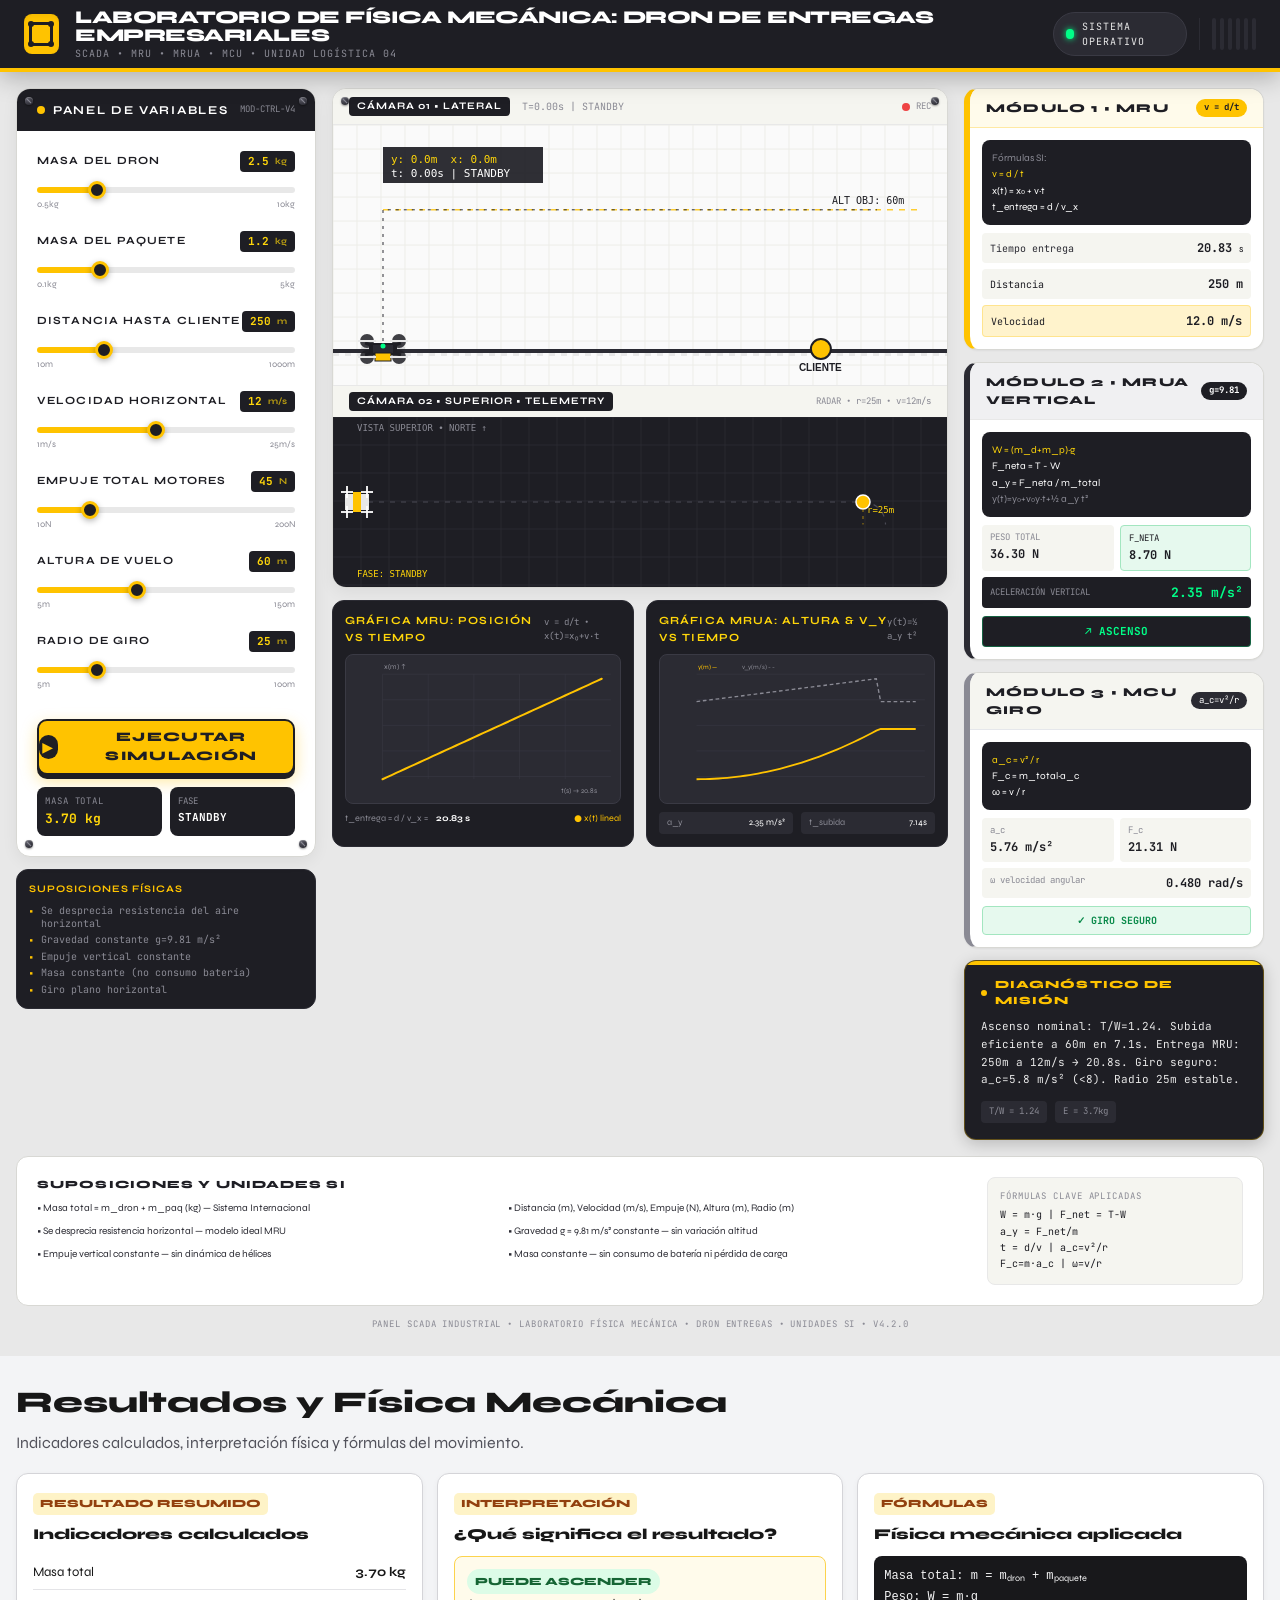
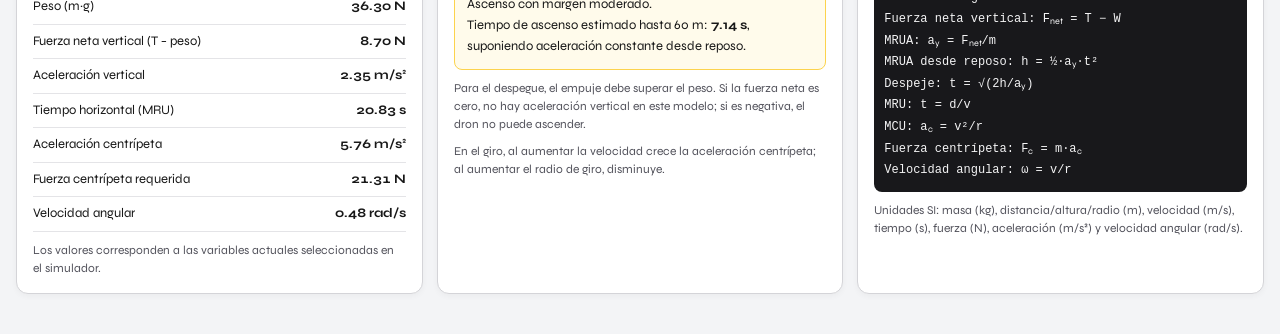
<file: simulador-dron.html>
<!DOCTYPE html>
<html lang="en">
<head>
  <meta charset="UTF-8">
  <meta name="viewport" content="width=device-width, initial-scale=1">
  <title>React Artifact</title>
  <style>*,:after,:before{--tw-border-spacing-x:0;--tw-border-spacing-y:0;--tw-translate-x:0;--tw-translate-y:0;--tw-rotate:0;--tw-skew-x:0;--tw-skew-y:0;--tw-scale-x:1;--tw-scale-y:1;--tw-pan-x: ;--tw-pan-y: ;--tw-pinch-zoom: ;--tw-scroll-snap-strictness:proximity;--tw-gradient-from-position: ;--tw-gradient-via-position: ;--tw-gradient-to-position: ;--tw-ordinal: ;--tw-slashed-zero: ;--tw-numeric-figure: ;--tw-numeric-spacing: ;--tw-numeric-fraction: ;--tw-ring-inset: ;--tw-ring-offset-width:0px;--tw-ring-offset-color:#fff;--tw-ring-color:rgba(59,130,246,.5);--tw-ring-offset-shadow:0 0 #0000;--tw-ring-shadow:0 0 #0000;--tw-shadow:0 0 #0000;--tw-shadow-colored:0 0 #0000;--tw-blur: ;--tw-brightness: ;--tw-contrast: ;--tw-grayscale: ;--tw-hue-rotate: ;--tw-invert: ;--tw-saturate: ;--tw-sepia: ;--tw-drop-shadow: ;--tw-backdrop-blur: ;--tw-backdrop-brightness: ;--tw-backdrop-contrast: ;--tw-backdrop-grayscale: ;--tw-backdrop-hue-rotate: ;--tw-backdrop-invert: ;--tw-backdrop-opacity: ;--tw-backdrop-saturate: ;--tw-backdrop-sepia: ;--tw-contain-size: ;--tw-contain-layout: ;--tw-contain-paint: ;--tw-contain-style: }::backdrop{--tw-border-spacing-x:0;--tw-border-spacing-y:0;--tw-translate-x:0;--tw-translate-y:0;--tw-rotate:0;--tw-skew-x:0;--tw-skew-y:0;--tw-scale-x:1;--tw-scale-y:1;--tw-pan-x: ;--tw-pan-y: ;--tw-pinch-zoom: ;--tw-scroll-snap-strictness:proximity;--tw-gradient-from-position: ;--tw-gradient-via-position: ;--tw-gradient-to-position: ;--tw-ordinal: ;--tw-slashed-zero: ;--tw-numeric-figure: ;--tw-numeric-spacing: ;--tw-numeric-fraction: ;--tw-ring-inset: ;--tw-ring-offset-width:0px;--tw-ring-offset-color:#fff;--tw-ring-color:rgba(59,130,246,.5);--tw-ring-offset-shadow:0 0 #0000;--tw-ring-shadow:0 0 #0000;--tw-shadow:0 0 #0000;--tw-shadow-colored:0 0 #0000;--tw-blur: ;--tw-brightness: ;--tw-contrast: ;--tw-grayscale: ;--tw-hue-rotate: ;--tw-invert: ;--tw-saturate: ;--tw-sepia: ;--tw-drop-shadow: ;--tw-backdrop-blur: ;--tw-backdrop-brightness: ;--tw-backdrop-contrast: ;--tw-backdrop-grayscale: ;--tw-backdrop-hue-rotate: ;--tw-backdrop-invert: ;--tw-backdrop-opacity: ;--tw-backdrop-saturate: ;--tw-backdrop-sepia: ;--tw-contain-size: ;--tw-contain-layout: ;--tw-contain-paint: ;--tw-contain-style: }/*! tailwindcss v3.4.18 | MIT License | https://tailwindcss.com*/*,:after,:before{box-sizing:border-box;border:0 solid #e5e7eb}:after,:before{--tw-content:""}:host,html{line-height:1.5;-webkit-text-size-adjust:100%;-moz-tab-size:4;-o-tab-size:4;tab-size:4;font-family:ui-sans-serif,system-ui,sans-serif,Apple Color Emoji,Segoe UI Emoji,Segoe UI Symbol,Noto Color Emoji;font-feature-settings:normal;font-variation-settings:normal;-webkit-tap-highlight-color:transparent}body{line-height:inherit}hr{height:0;color:inherit;border-top-width:1px}abbr:where([title]){-webkit-text-decoration:underline dotted;text-decoration:underline dotted}h1,h2,h3,h4,h5,h6{font-size:inherit;font-weight:inherit}a{color:inherit;text-decoration:inherit}b,strong{font-weight:bolder}code,kbd,pre,samp{font-family:ui-monospace,SFMono-Regular,Menlo,Monaco,Consolas,Liberation Mono,Courier New,monospace;font-feature-settings:normal;font-variation-settings:normal;font-size:1em}small{font-size:80%}sub,sup{font-size:75%;line-height:0;position:relative;vertical-align:baseline}sub{bottom:-.25em}sup{top:-.5em}table{text-indent:0;border-color:inherit;border-collapse:collapse}button,input,optgroup,select,textarea{font-family:inherit;font-feature-settings:inherit;font-variation-settings:inherit;font-size:100%;font-weight:inherit;line-height:inherit;letter-spacing:inherit;color:inherit;margin:0;padding:0}button,select{text-transform:none}button,input:where([type=button]),input:where([type=reset]),input:where([type=submit]){-webkit-appearance:button;background-color:transparent;background-image:none}:-moz-focusring{outline:auto}:-moz-ui-invalid{box-shadow:none}progress{vertical-align:baseline}::-webkit-inner-spin-button,::-webkit-outer-spin-button{height:auto}[type=search]{-webkit-appearance:textfield;outline-offset:-2px}::-webkit-search-decoration{-webkit-appearance:none}::-webkit-file-upload-button{-webkit-appearance:button;font:inherit}summary{display:list-item}blockquote,dd,dl,figure,h1,h2,h3,h4,h5,h6,hr,p,pre{margin:0}fieldset{margin:0}fieldset,legend{padding:0}menu,ol,ul{list-style:none;margin:0;padding:0}dialog{padding:0}textarea{resize:vertical}input::-moz-placeholder,textarea::-moz-placeholder{opacity:1;color:#9ca3af}input::placeholder,textarea::placeholder{opacity:1;color:#9ca3af}[role=button],button{cursor:pointer}:disabled{cursor:default}audio,canvas,embed,iframe,img,object,svg,video{display:block;vertical-align:middle}img,video{max-width:100%;height:auto}[hidden]:where(:not([hidden=until-found])){display:none}.absolute{position:absolute}.relative{position:relative}.sticky{position:sticky}.-bottom-1{bottom:-.25rem}.-left-1{left:-.25rem}.-right-1{right:-.25rem}.-top-1{top:-.25rem}.bottom-2{bottom:.5rem}.left-0{left:0}.left-2{left:.5rem}.right-2{right:.5rem}.top-0{top:0}.top-2{top:.5rem}.top-\[var\(--safe-area-inset-top\)\]{top:var(--safe-area-inset-top)}.z-20{z-index:20}.col-span-2{grid-column:span 2/span 2}.mx-auto{margin-left:auto;margin-right:auto}.-mt-1{margin-top:-.25rem}.mb-1{margin-bottom:.25rem}.mb-1\.5{margin-bottom:.375rem}.mb-2{margin-bottom:.5rem}.ml-0\.5{margin-left:.125rem}.ml-auto{margin-left:auto}.mt-0\.5{margin-top:.125rem}.mt-2{margin-top:.5rem}.mt-3{margin-top:.75rem}.block{display:block}.flex{display:flex}.grid{display:grid}.hidden{display:none}.h-1{height:.25rem}.h-1\.5{height:.375rem}.h-10{height:2.5rem}.h-2{height:.5rem}.h-2\.5{height:.625rem}.h-6{height:1.5rem}.h-8{height:2rem}.h-\[150px\]{height:150px}.h-\[220px\]{height:220px}.h-\[56px\]{height:56px}.h-\[68px\]{height:68px}.h-px{height:1px}.min-h-screen{min-height:100vh}.w-1{width:.25rem}.w-1\.5{width:.375rem}.w-10{width:2.5rem}.w-2{width:.5rem}.w-2\.5{width:.625rem}.w-6{width:1.5rem}.w-full{width:100%}.w-px{width:1px}.max-w-\[1920px\]{max-width:1920px}.flex-1{flex:1 1 0%}.transform{transform:translate(var(--tw-translate-x),var(--tw-translate-y)) rotate(var(--tw-rotate)) skewX(var(--tw-skew-x)) skewY(var(--tw-skew-y)) scaleX(var(--tw-scale-x)) scaleY(var(--tw-scale-y))}@keyframes pulse{50%{opacity:.5}}.animate-pulse{animation:pulse 2s cubic-bezier(.4,0,.6,1) infinite}.appearance-none{-webkit-appearance:none;-moz-appearance:none;appearance:none}.grid-cols-1{grid-template-columns:repeat(1,minmax(0,1fr))}.grid-cols-2{grid-template-columns:repeat(2,minmax(0,1fr))}.flex-col{flex-direction:column}.items-center{align-items:center}.justify-center{justify-content:center}.justify-between{justify-content:space-between}.gap-1{gap:.25rem}.gap-1\.5{gap:.375rem}.gap-2{gap:.5rem}.gap-3{gap:.75rem}.gap-4{gap:1rem}.space-y-1>:not([hidden])~:not([hidden]){--tw-space-y-reverse:0;margin-top:calc(.25rem*(1 - var(--tw-space-y-reverse)));margin-bottom:calc(.25rem*var(--tw-space-y-reverse))}.space-y-2>:not([hidden])~:not([hidden]){--tw-space-y-reverse:0;margin-top:calc(.5rem*(1 - var(--tw-space-y-reverse)));margin-bottom:calc(.5rem*var(--tw-space-y-reverse))}.space-y-5>:not([hidden])~:not([hidden]){--tw-space-y-reverse:0;margin-top:calc(1.25rem*(1 - var(--tw-space-y-reverse)));margin-bottom:calc(1.25rem*var(--tw-space-y-reverse))}.overflow-hidden{overflow:hidden}.overflow-x-clip{overflow-x:clip}.truncate{overflow:hidden;text-overflow:ellipsis;white-space:nowrap}.rounded{border-radius:.25rem}.rounded-\[10px\]{border-radius:10px}.rounded-\[12px\]{border-radius:12px}.rounded-\[14px\]{border-radius:14px}.rounded-\[4px\]{border-radius:4px}.rounded-\[8px\]{border-radius:8px}.rounded-full{border-radius:9999px}.border{border-width:1px}.border-2{border-width:2px}.border-\[3px\]{border-width:3px}.border-b{border-bottom-width:1px}.border-b-4{border-bottom-width:4px}.border-l-\[6px\]{border-left-width:6px}.border-\[\#00FF88\]\/30{border-color:rgba(0,255,136,.3)}.border-\[\#1E1E24\]{--tw-border-opacity:1;border-color:rgb(30 30 36/var(--tw-border-opacity,1))}.border-\[\#2B2B33\]{--tw-border-opacity:1;border-color:rgb(43 43 51/var(--tw-border-opacity,1))}.border-\[\#3A3A44\]{--tw-border-opacity:1;border-color:rgb(58 58 68/var(--tw-border-opacity,1))}.border-\[\#A3E6C0\]{--tw-border-opacity:1;border-color:rgb(163 230 192/var(--tw-border-opacity,1))}.border-\[\#D8D8D4\]{--tw-border-opacity:1;border-color:rgb(216 216 212/var(--tw-border-opacity,1))}.border-\[\#E8E8E8\]{--tw-border-opacity:1;border-color:rgb(232 232 232/var(--tw-border-opacity,1))}.border-\[\#FF9A9A\]{--tw-border-opacity:1;border-color:rgb(255 154 154/var(--tw-border-opacity,1))}.border-\[\#FFC300\]{--tw-border-opacity:1;border-color:rgb(255 195 0/var(--tw-border-opacity,1))}.border-\[\#FFC300\]\/30{border-color:rgba(255,195,0,.3)}.border-\[\#FFCC80\]{--tw-border-opacity:1;border-color:rgb(255 204 128/var(--tw-border-opacity,1))}.border-\[\#FFE9A3\]{--tw-border-opacity:1;border-color:rgb(255 233 163/var(--tw-border-opacity,1))}.border-l-\[\#2B2B33\]{--tw-border-opacity:1;border-left-color:rgb(43 43 51/var(--tw-border-opacity,1))}.border-l-\[\#8A8A94\]{--tw-border-opacity:1;border-left-color:rgb(138 138 148/var(--tw-border-opacity,1))}.border-l-\[\#FFC300\]{--tw-border-opacity:1;border-left-color:rgb(255 195 0/var(--tw-border-opacity,1))}.bg-\[\#00FF88\]{--tw-bg-opacity:1;background-color:rgb(0 255 136/var(--tw-bg-opacity,1))}.bg-\[\#1E1E24\]{--tw-bg-opacity:1;background-color:rgb(30 30 36/var(--tw-bg-opacity,1))}.bg-\[\#2B2B33\]{--tw-bg-opacity:1;background-color:rgb(43 43 51/var(--tw-bg-opacity,1))}.bg-\[\#E6F9EE\]{--tw-bg-opacity:1;background-color:rgb(230 249 238/var(--tw-bg-opacity,1))}.bg-\[\#E8E8E8\]{--tw-bg-opacity:1;background-color:rgb(232 232 232/var(--tw-bg-opacity,1))}.bg-\[\#F0F0F2\]{--tw-bg-opacity:1;background-color:rgb(240 240 242/var(--tw-bg-opacity,1))}.bg-\[\#F5F5F0\]{--tw-bg-opacity:1;background-color:rgb(245 245 240/var(--tw-bg-opacity,1))}.bg-\[\#FF3B30\]{--tw-bg-opacity:1;background-color:rgb(255 59 48/var(--tw-bg-opacity,1))}.bg-\[\#FFC300\]{--tw-bg-opacity:1;background-color:rgb(255 195 0/var(--tw-bg-opacity,1))}.bg-\[\#FFC300\]\/20{background-color:rgba(255,195,0,.2)}.bg-\[\#FFEAEA\]{--tw-bg-opacity:1;background-color:rgb(255 234 234/var(--tw-bg-opacity,1))}.bg-\[\#FFF3E0\]{--tw-bg-opacity:1;background-color:rgb(255 243 224/var(--tw-bg-opacity,1))}.bg-\[\#FFFBEB\]{--tw-bg-opacity:1;background-color:rgb(255 251 235/var(--tw-bg-opacity,1))}.bg-red-500{--tw-bg-opacity:1;background-color:rgb(239 68 68/var(--tw-bg-opacity,1))}.bg-white{--tw-bg-opacity:1;background-color:rgb(255 255 255/var(--tw-bg-opacity,1))}.bg-gradient-to-r{background-image:linear-gradient(to right,var(--tw-gradient-stops))}.from-\[\#FFC300\]{--tw-gradient-from:#ffc300 var(--tw-gradient-from-position);--tw-gradient-to:rgba(255,195,0,0) var(--tw-gradient-to-position);--tw-gradient-stops:var(--tw-gradient-from),var(--tw-gradient-to)}.to-\[\#FFD60A\]{--tw-gradient-to:#ffd60a var(--tw-gradient-to-position)}.p-2{padding:.5rem}.p-2\.5{padding:.625rem}.p-3{padding:.75rem}.p-4{padding:1rem}.px-2{padding-left:.5rem;padding-right:.5rem}.px-3{padding-left:.75rem;padding-right:.75rem}.px-4{padding-left:1rem;padding-right:1rem}.px-5{padding-left:1.25rem;padding-right:1.25rem}.py-0\.5{padding-top:.125rem;padding-bottom:.125rem}.py-1{padding-top:.25rem;padding-bottom:.25rem}.py-1\.5{padding-top:.375rem;padding-bottom:.375rem}.py-2{padding-top:.5rem;padding-bottom:.5rem}.py-2\.5{padding-top:.625rem;padding-bottom:.625rem}.py-3{padding-top:.75rem;padding-bottom:.75rem}.pb-6{padding-bottom:1.5rem}.pt-2{padding-top:.5rem}.text-center{text-align:center}.font-mono{font-family:ui-monospace,SFMono-Regular,Menlo,Monaco,Consolas,Liberation Mono,Courier New,monospace}.font-sans{font-family:ui-sans-serif,system-ui,sans-serif,Apple Color Emoji,Segoe UI Emoji,Segoe UI Symbol,Noto Color Emoji}.text-\[10px\]{font-size:10px}.text-\[11px\]{font-size:11px}.text-\[12px\]{font-size:12px}.text-\[13px\]{font-size:13px}.text-\[14px\]{font-size:14px}.text-\[9px\]{font-size:9px}.font-black{font-weight:900}.font-bold{font-weight:700}.font-normal{font-weight:400}.uppercase{text-transform:uppercase}.leading-none{line-height:1}.leading-relaxed{line-height:1.625}.leading-tight{line-height:1.25}.tracking-\[0\.14em\]{letter-spacing:.14em}.tracking-tight{letter-spacing:-.025em}.tracking-widest{letter-spacing:.1em}.text-\[\#00FF88\]{--tw-text-opacity:1;color:rgb(0 255 136/var(--tw-text-opacity,1))}.text-\[\#0A8A4A\]{--tw-text-opacity:1;color:rgb(10 138 74/var(--tw-text-opacity,1))}.text-\[\#1E1E24\]{--tw-text-opacity:1;color:rgb(30 30 36/var(--tw-text-opacity,1))}.text-\[\#2B2B33\]{--tw-text-opacity:1;color:rgb(43 43 51/var(--tw-text-opacity,1))}.text-\[\#8A8A94\]{--tw-text-opacity:1;color:rgb(138 138 148/var(--tw-text-opacity,1))}.text-\[\#A65A00\]{--tw-text-opacity:1;color:rgb(166 90 0/var(--tw-text-opacity,1))}.text-\[\#C41C00\]{--tw-text-opacity:1;color:rgb(196 28 0/var(--tw-text-opacity,1))}.text-\[\#E8E8E8\]{--tw-text-opacity:1;color:rgb(232 232 232/var(--tw-text-opacity,1))}.text-\[\#FF3B30\]{--tw-text-opacity:1;color:rgb(255 59 48/var(--tw-text-opacity,1))}.text-\[\#FF6B6B\]{--tw-text-opacity:1;color:rgb(255 107 107/var(--tw-text-opacity,1))}.text-\[\#FF9500\]{--tw-text-opacity:1;color:rgb(255 149 0/var(--tw-text-opacity,1))}.text-\[\#FFC300\]{--tw-text-opacity:1;color:rgb(255 195 0/var(--tw-text-opacity,1))}.text-\[\#FFD60A\]{--tw-text-opacity:1;color:rgb(255 214 10/var(--tw-text-opacity,1))}.text-white{--tw-text-opacity:1;color:rgb(255 255 255/var(--tw-text-opacity,1))}.accent-\[\#FFC300\]{accent-color:#ffc300}.opacity-70{opacity:.7}.shadow{--tw-shadow:0 1px 3px 0 rgba(0,0,0,.1),0 1px 2px -1px rgba(0,0,0,.1);--tw-shadow-colored:0 1px 3px 0 var(--tw-shadow-color),0 1px 2px -1px var(--tw-shadow-color)}.shadow,.shadow-\[0_0_6px_\#00FF88\]{box-shadow:var(--tw-ring-offset-shadow,0 0 #0000),var(--tw-ring-shadow,0 0 #0000),var(--tw-shadow)}.shadow-\[0_0_6px_\#00FF88\]{--tw-shadow:0 0 6px #0f8;--tw-shadow-colored:0 0 6px var(--tw-shadow-color)}.shadow-\[0_0_8px_\#00FF88\]{--tw-shadow:0 0 8px #0f8;--tw-shadow-colored:0 0 8px var(--tw-shadow-color);box-shadow:var(--tw-ring-offset-shadow,0 0 #0000),var(--tw-ring-shadow,0 0 #0000),var(--tw-shadow)}.shadow-\[0_4px_0_\#1E1E24\2c 0_6px_16px_rgba\(255\2c 195\2c 0\2c 0\.4\)\]{--tw-shadow:0 4px 0 #1e1e24,0 6px 16px rgba(255,195,0,.4);--tw-shadow-colored:0 4px 0 var(--tw-shadow-color),0 6px 16px var(--tw-shadow-color);box-shadow:var(--tw-ring-offset-shadow,0 0 #0000),var(--tw-ring-shadow,0 0 #0000),var(--tw-shadow)}.shadow-\[0_4px_16px_rgba\(0\2c 0\2c 0\2c 0\.06\)\2c 0_1px_0_\#fff_inset\]{--tw-shadow:0 4px 16px rgba(0,0,0,.06),0 1px 0 #fff inset;--tw-shadow-colored:0 4px 16px var(--tw-shadow-color),inset 0 1px 0 var(--tw-shadow-color);box-shadow:var(--tw-ring-offset-shadow,0 0 #0000),var(--tw-ring-shadow,0 0 #0000),var(--tw-shadow)}.shadow-\[0_4px_16px_rgba\(0\2c 0\2c 0\2c 0\.06\)\]{--tw-shadow:0 4px 16px rgba(0,0,0,.06);--tw-shadow-colored:0 4px 16px var(--tw-shadow-color);box-shadow:var(--tw-ring-offset-shadow,0 0 #0000),var(--tw-ring-shadow,0 0 #0000),var(--tw-shadow)}.shadow-\[0_4px_16px_rgba\(0\2c 0\2c 0\2c 0\.2\)\]{--tw-shadow:0 4px 16px rgba(0,0,0,.2);--tw-shadow-colored:0 4px 16px var(--tw-shadow-color);box-shadow:var(--tw-ring-offset-shadow,0 0 #0000),var(--tw-ring-shadow,0 0 #0000),var(--tw-shadow)}.shadow-\[0_6px_24px_rgba\(0\2c 0\2c 0\2c 0\.25\)\]{--tw-shadow:0 6px 24px rgba(0,0,0,.25);--tw-shadow-colored:0 6px 24px var(--tw-shadow-color)}.shadow-\[0_6px_24px_rgba\(0\2c 0\2c 0\2c 0\.25\)\],.shadow-inner{box-shadow:var(--tw-ring-offset-shadow,0 0 #0000),var(--tw-ring-shadow,0 0 #0000),var(--tw-shadow)}.shadow-inner{--tw-shadow:inset 0 2px 4px 0 rgba(0,0,0,.05);--tw-shadow-colored:inset 0 2px 4px 0 var(--tw-shadow-color)}.shadow-sm{--tw-shadow:0 1px 2px 0 rgba(0,0,0,.05);--tw-shadow-colored:0 1px 2px 0 var(--tw-shadow-color);box-shadow:var(--tw-ring-offset-shadow,0 0 #0000),var(--tw-ring-shadow,0 0 #0000),var(--tw-shadow)}.transition-all{transition-property:all;transition-timing-function:cubic-bezier(.4,0,.2,1);transition-duration:.15s}#root,body,html{min-height:100%}body{margin:0;font-family:ui-sans-serif,system-ui,-apple-system,BlinkMacSystemFont,Segoe UI,sans-serif}[role=button]:not([aria-disabled=true]),button:not(:disabled),label[for],select:not(:disabled),summary{cursor:pointer}.selection\:bg-\[\#FFC300\] ::-moz-selection{--tw-bg-opacity:1;background-color:rgb(255 195 0/var(--tw-bg-opacity,1))}.selection\:bg-\[\#FFC300\] ::selection{--tw-bg-opacity:1;background-color:rgb(255 195 0/var(--tw-bg-opacity,1))}.selection\:bg-\[\#FFC300\]::-moz-selection{--tw-bg-opacity:1;background-color:rgb(255 195 0/var(--tw-bg-opacity,1))}.selection\:bg-\[\#FFC300\]::selection{--tw-bg-opacity:1;background-color:rgb(255 195 0/var(--tw-bg-opacity,1))}.hover\:bg-\[\#FFD60A\]:hover{--tw-bg-opacity:1;background-color:rgb(255 214 10/var(--tw-bg-opacity,1))}.active\:translate-y-\[3px\]:active{--tw-translate-y:3px;transform:translate(var(--tw-translate-x),var(--tw-translate-y)) rotate(var(--tw-rotate)) skewX(var(--tw-skew-x)) skewY(var(--tw-skew-y)) scaleX(var(--tw-scale-x)) scaleY(var(--tw-scale-y))}.active\:bg-\[\#E6B000\]:active{--tw-bg-opacity:1;background-color:rgb(230 176 0/var(--tw-bg-opacity,1))}.active\:shadow-\[0_1px_0_\#1E1E24\]:active{--tw-shadow:0 1px 0 #1e1e24;--tw-shadow-colored:0 1px 0 var(--tw-shadow-color);box-shadow:var(--tw-ring-offset-shadow,0 0 #0000),var(--tw-ring-shadow,0 0 #0000),var(--tw-shadow)}@media (min-width:768px){.md\:flex{display:flex}.md\:grid-cols-2{grid-template-columns:repeat(2,minmax(0,1fr))}}@media (min-width:1024px){.lg\:col-span-3{grid-column:span 3/span 3}.lg\:col-span-6{grid-column:span 6/span 6}.lg\:block{display:block}.lg\:flex{display:flex}.lg\:h-\[170px\]{height:170px}.lg\:h-\[260px\]{height:260px}.lg\:w-64{width:16rem}.lg\:grid-cols-12{grid-template-columns:repeat(12,minmax(0,1fr))}.lg\:flex-row{flex-direction:row}.lg\:gap-4{gap:1rem}.lg\:p-4{padding:1rem}.lg\:p-5{padding:1.25rem}.lg\:px-4{padding-left:1rem;padding-right:1rem}.lg\:px-6{padding-left:1.5rem;padding-right:1.5rem}.lg\:text-\[18px\]{font-size:18px}}</style>
</head>
<body>
  <div id="root"></div>

<style>
#lab-extra{font-family:system-ui,-apple-system,Segoe UI,sans-serif;background:#f3f4f6;color:#171717;padding:24px 16px 40px}
#lab-extra .lx-wrap{max-width:1400px;margin:0 auto}
#lab-extra h2{font-size:clamp(22px,3vw,30px);font-weight:850;margin:0 0 6px}
#lab-extra .lx-sub{color:#52525b;margin-bottom:18px}
#lab-extra .lx-grid{display:grid;grid-template-columns:repeat(3,minmax(0,1fr));gap:14px}
#lab-extra .lx-card{background:white;border:1px solid #d4d4d8;border-radius:12px;padding:16px;box-shadow:0 2px 6px #0000000a}
#lab-extra h3{font-size:15px;font-weight:800;margin:0 0 10px}
#lab-extra .lx-tag{display:inline-block;background:#fef3c7;color:#92400e;border-radius:5px;padding:3px 7px;font-size:11px;font-weight:800;margin-bottom:8px}
#lab-extra .lx-metric{display:flex;justify-content:space-between;gap:12px;border-bottom:1px solid #e4e4e7;padding:7px 0;font-size:13px}
#lab-extra .lx-metric strong{font-variant-numeric:tabular-nums;text-align:right}
#lab-extra .lx-formula{font-family:ui-monospace,SFMono-Regular,Consolas,monospace;background:#18181b;color:#f4f4f5;padding:10px;border-radius:8px;font-size:12px;line-height:1.8;overflow-wrap:anywhere}
#lab-extra .lx-note{font-size:12px;color:#52525b;line-height:1.5;margin-top:9px}
#lab-extra .lx-summary{background:#fffbeb;border:1px solid #fcd34d;border-radius:8px;padding:12px;font-size:13px;line-height:1.6}
#lab-extra table{width:100%;border-collapse:collapse;font-size:13px;margin-top:8px}
#lab-extra th,#lab-extra td{padding:9px;border-bottom:1px solid #e4e4e7;text-align:left;vertical-align:top}
#lab-extra th{background:#f4f4f5;font-size:11px;text-transform:uppercase;letter-spacing:.04em}
#lab-extra .lx-wide{margin-top:14px}
#lab-extra .lx-pill{display:inline-block;padding:4px 8px;border-radius:999px;background:#dcfce7;color:#166534;font-size:11px;font-weight:800}
#lab-extra .lx-pill.warn{background:#fee2e2;color:#991b1b}
@media(max-width:850px){#lab-extra .lx-grid{grid-template-columns:1fr}#lab-extra table{font-size:12px}}
</style>
<section id="lab-extra">
 <div class="lx-wrap">
  <h2>Resultados y Física Mecánica</h2>
  <p class="lx-sub">Indicadores calculados, interpretación física y fórmulas del movimiento.</p>
  <div class="lx-grid">
   <article class="lx-card">
    <span class="lx-tag">RESULTADO RESUMIDO</span>
    <h3>Indicadores calculados</h3>
    <div class="lx-metric"><span>Masa total</span><strong id="lx-mass">—</strong></div>
    <div class="lx-metric"><span>Peso (m·g)</span><strong id="lx-weight">—</strong></div>
    <div class="lx-metric"><span>Fuerza neta vertical (T − peso)</span><strong id="lx-net">—</strong></div>
    <div class="lx-metric"><span>Aceleración vertical</span><strong id="lx-ay">—</strong></div>
    <div class="lx-metric"><span>Tiempo horizontal (MRU)</span><strong id="lx-time">—</strong></div>
    <div class="lx-metric"><span>Aceleración centrípeta</span><strong id="lx-ac">—</strong></div>
    <div class="lx-metric"><span>Fuerza centrípeta requerida</span><strong id="lx-fc">—</strong></div>
    <div class="lx-metric"><span>Velocidad angular</span><strong id="lx-omega">—</strong></div>
    <p class="lx-note">Los valores corresponden a las variables actuales seleccionadas en el simulador.</p>
   </article>
   <article class="lx-card">
    <span class="lx-tag">INTERPRETACIÓN</span>
    <h3>¿Qué significa el resultado?</h3>
    <div id="lx-status" class="lx-summary">Los resultados se muestran según los parámetros actuales.</div>
    <p class="lx-note">Para el despegue, el empuje debe superar el peso. Si la fuerza neta es cero, no hay aceleración vertical en este modelo; si es negativa, el dron no puede ascender.</p>
    <p class="lx-note">En el giro, al aumentar la velocidad crece la aceleración centrípeta; al aumentar el radio de giro, disminuye.</p>
   </article>
   <article class="lx-card">
    <span class="lx-tag">FÓRMULAS</span>
    <h3>Física mecánica aplicada</h3>
    <div class="lx-formula">
     Masa total: m = m<sub>dron</sub> + m<sub>paquete</sub><br>
     Peso: W = m·g<br>
     Fuerza neta vertical: F<sub>net</sub> = T − W<br>
     MRUA: a<sub>y</sub> = F<sub>net</sub>/m<br>
     MRUA desde reposo: h = ½·a<sub>y</sub>·t²<br>
     Despeje: t = √(2h/a<sub>y</sub>)<br>
     MRU: t = d/v<br>
     MCU: a<sub>c</sub> = v²/r<br>
     Fuerza centrípeta: F<sub>c</sub> = m·a<sub>c</sub><br>
     Velocidad angular: ω = v/r
    </div>
    <p class="lx-note">Unidades SI: masa (kg), distancia/altura/radio (m), velocidad (m/s), tiempo (s), fuerza (N), aceleración (m/s²) y velocidad angular (rad/s).</p>
   </article>
  </div>

 </div>
</section>
<script>
(function(){
 const $=id=>document.getElementById(id);
 const fmt=(n,d=2)=>Number.isFinite(n)?n.toFixed(d):"No calculable";
 function update(){
  const root=document.getElementById('root');
  if(!root)return false;
  const sliders=root.querySelectorAll('input[type="range"]');
  if(sliders.length<7)return false;
  const vals=Array.from(sliders).slice(0,7).map(x=>Number(x.value));
  const [md,mp,dist,v,T,h,r]=vals;
  const m=md+mp,g=9.81,W=m*g,Fnet=T-W,ay=Fnet/m;
  const t=dist/v,ac=(v*v)/r,Fc=m*ac,omega=v/r;
  const tup=ay>0.01?Math.sqrt(2*h/ay):NaN;
  $('lx-mass').textContent=fmt(m)+' kg';
  $('lx-weight').textContent=fmt(W)+' N';
  $('lx-net').textContent=fmt(Fnet)+' N';
  $('lx-ay').textContent=fmt(ay)+' m/s²';
  $('lx-time').textContent=fmt(t)+' s';
  $('lx-ac').textContent=fmt(ac)+' m/s²';
  $('lx-fc').textContent=fmt(Fc)+' N';
  $('lx-omega').textContent=fmt(omega)+' rad/s';
  const status=$('lx-status');
  if(Fnet<=0){
   status.innerHTML='<span class="lx-pill warn">NO DESPEGA</span><br>El empuje ('+fmt(T,1)+' N) no supera el peso ('+fmt(W,1)+' N). Aumenta el empuje o reduce la masa.';
  }else{
   const ratio=T/W;
   let level=ratio<1.2?'Ascenso con margen reducido.':ratio<2?'Ascenso con margen moderado.':'Empuje elevado respecto al peso.';
   status.innerHTML='<span class="lx-pill">PUEDE ASCENDER</span><br>'+level+'<br>Tiempo de ascenso estimado hasta '+fmt(h,0)+' m: <strong>'+fmt(tup)+' s</strong>, suponiendo aceleración constante desde reposo.';
  }
  return true;
 }
 function attach(){
  const root=document.getElementById('root');
  if(!root)return;
  root.addEventListener('input',e=>{if(e.target.matches('input[type="range"]'))update()});
  update();
 }
 const observer=new MutationObserver(()=>{if(attachReady())observer.disconnect()});
 function attachReady(){const root=document.getElementById('root');if(root&&root.querySelectorAll('input[type="range"]').length>=7){attach();return true}return false}
 if(!attachReady())observer.observe(document.getElementById('root')||document.body,{childList:true,subtree:true});
 window.addEventListener('load',update);
})();
</script>
  
  <script type="module">var gc=Object.create;var{getPrototypeOf:wc,defineProperty:bl,getOwnPropertyNames:kc}=Object;var Sc=Object.prototype.hasOwnProperty;var Un=(e,n,t)=>{t=e!=null?gc(wc(e)):{};let r=n||!e||!e.__esModule?bl(t,"default",{value:e,enumerable:!0}):t;for(let l of kc(e))if(!Sc.call(r,l))bl(r,l,{get:()=>e[l],enumerable:!0});return r};var Tr=(e,n)=>()=>(n||e((n={exports:{}}).exports,n),n.exports);var Ec=(e,n)=>{for(var t in n)bl(e,t,{get:n[t],enumerable:!0,configurable:!0,set:(r)=>n[t]=()=>r})};var Cc=(e,n)=>()=>(e&&(n=e(e=0)),n);var Ot=Tr(($c)=>{var Mt=Symbol.for("react.element"),_c=Symbol.for("react.portal"),Nc=Symbol.for("react.fragment"),zc=Symbol.for("react.strict_mode"),Pc=Symbol.for("react.profiler"),Lc=Symbol.for("react.provider"),Tc=Symbol.for("react.context"),Ic=Symbol.for("react.forward_ref"),Rc=Symbol.for("react.suspense"),Mc=Symbol.for("react.memo"),Oc=Symbol.for("react.lazy"),zi=Symbol.iterator;function Fc(e){if(e===null||typeof e!=="object")return null;return e=zi&&e[zi]||e["@@iterator"],typeof e==="function"?e:null}var Ti={isMounted:function(){return!1},enqueueForceUpdate:function(){},enqueueReplaceState:function(){},enqueueSetState:function(){}},Ii=Object.assign,Ri={};function bn(e,n,t){this.props=e,this.context=n,this.refs=Ri,this.updater=t||Ti}bn.prototype.isReactComponent={};bn.prototype.setState=function(e,n){if(typeof e!=="object"&&typeof e!=="function"&&e!=null)throw Error("setState(...): takes an object of state variables to update or a function which returns an object of state variables.");this.updater.enqueueSetState(this,e,n,"setState")};bn.prototype.forceUpdate=function(e){this.updater.enqueueForceUpdate(this,e,"forceUpdate")};function Mi(){}Mi.prototype=bn.prototype;function no(e,n,t){this.props=e,this.context=n,this.refs=Ri,this.updater=t||Ti}var to=no.prototype=new Mi;to.constructor=no;Ii(to,bn.prototype);to.isPureReactComponent=!0;var Pi=Array.isArray,Oi=Object.prototype.hasOwnProperty,ro={current:null},Fi={key:!0,ref:!0,__self:!0,__source:!0};function Di(e,n,t){var r,l={},o=null,u=null;if(n!=null)for(r in n.ref!==void 0&&(u=n.ref),n.key!==void 0&&(o=""+n.key),n)Oi.call(n,r)&&!Fi.hasOwnProperty(r)&&(l[r]=n[r]);var i=arguments.length-2;if(i===1)l.children=t;else if(1<i){for(var s=Array(i),c=0;c<i;c++)s[c]=arguments[c+2];l.children=s}if(e&&e.defaultProps)for(r in i=e.defaultProps,i)l[r]===void 0&&(l[r]=i[r]);return{$$typeof:Mt,type:e,key:o,ref:u,props:l,_owner:ro.current}}function Dc(e,n){return{$$typeof:Mt,type:e.type,key:n,ref:e.ref,props:e.props,_owner:e._owner}}function lo(e){return typeof e==="object"&&e!==null&&e.$$typeof===Mt}function Uc(e){var n={"=":"=0",":":"=2"};return"$"+e.replace(/[=:]/g,function(t){return n[t]})}var Li=/\/+/g;function eo(e,n){return typeof e==="object"&&e!==null&&e.key!=null?Uc(""+e.key):n.toString(36)}function Rr(e,n,t,r,l){var o=typeof e;if(o==="undefined"||o==="boolean")e=null;var u=!1;if(e===null)u=!0;else switch(o){case"string":case"number":u=!0;break;case"object":switch(e.$$typeof){case Mt:case _c:u=!0}}if(u)return u=e,l=l(u),e=r===""?"."+eo(u,0):r,Pi(l)?(t="",e!=null&&(t=e.replace(Li,"$&/")+"/"),Rr(l,n,t,"",function(c){return c})):l!=null&&(lo(l)&&(l=Dc(l,t+(!l.key||u&&u.key===l.key?"":(""+l.key).replace(Li,"$&/")+"/")+e)),n.push(l)),1;if(u=0,r=r===""?".":r+":",Pi(e))for(var i=0;i<e.length;i++){o=e[i];var s=r+eo(o,i);u+=Rr(o,n,t,s,l)}else if(s=Fc(e),typeof s==="function")for(e=s.call(e),i=0;!(o=e.next()).done;)o=o.value,s=r+eo(o,i++),u+=Rr(o,n,t,s,l);else if(o==="object")throw n=String(e),Error("Objects are not valid as a React child (found: "+(n==="[object Object]"?"object with keys {"+Object.keys(e).join(", ")+"}":n)+"). If you meant to render a collection of children, use an array instead.");return u}function Ir(e,n,t){if(e==null)return e;var r=[],l=0;return Rr(e,r,"","",function(o){return n.call(t,o,l++)}),r}function Vc(e){if(e._status===-1){var n=e._result;n=n(),n.then(function(t){if(e._status===0||e._status===-1)e._status=1,e._result=t},function(t){if(e._status===0||e._status===-1)e._status=2,e._result=t}),e._status===-1&&(e._status=0,e._result=n)}if(e._status===1)return e._result.default;throw e._result}var ve={current:null},Mr={transition:null},Bc={ReactCurrentDispatcher:ve,ReactCurrentBatchConfig:Mr,ReactCurrentOwner:ro};function Ui(){throw Error("act(...) is not supported in production builds of React.")}$c.Children={map:Ir,forEach:function(e,n,t){Ir(e,function(){n.apply(this,arguments)},t)},count:function(e){var n=0;return Ir(e,function(){n++}),n},toArray:function(e){return Ir(e,function(n){return n})||[]},only:function(e){if(!lo(e))throw Error("React.Children.only expected to receive a single React element child.");return e}};$c.Component=bn;$c.Fragment=Nc;$c.Profiler=Pc;$c.PureComponent=no;$c.StrictMode=zc;$c.Suspense=Rc;$c.__SECRET_INTERNALS_DO_NOT_USE_OR_YOU_WILL_BE_FIRED=Bc;$c.act=Ui;$c.cloneElement=function(e,n,t){if(e===null||e===void 0)throw Error("React.cloneElement(...): The argument must be a React element, but you passed "+e+".");var r=Ii({},e.props),l=e.key,o=e.ref,u=e._owner;if(n!=null){if(n.ref!==void 0&&(o=n.ref,u=ro.current),n.key!==void 0&&(l=""+n.key),e.type&&e.type.defaultProps)var i=e.type.defaultProps;for(s in n)Oi.call(n,s)&&!Fi.hasOwnProperty(s)&&(r[s]=n[s]===void 0&&i!==void 0?i[s]:n[s])}var s=arguments.length-2;if(s===1)r.children=t;else if(1<s){i=Array(s);for(var c=0;c<s;c++)i[c]=arguments[c+2];r.children=i}return{$$typeof:Mt,type:e.type,key:l,ref:o,props:r,_owner:u}};$c.createContext=function(e){return e={$$typeof:Tc,_currentValue:e,_currentValue2:e,_threadCount:0,Provider:null,Consumer:null,_defaultValue:null,_globalName:null},e.Provider={$$typeof:Lc,_context:e},e.Consumer=e};$c.createElement=Di;$c.createFactory=function(e){var n=Di.bind(null,e);return n.type=e,n};$c.createRef=function(){return{current:null}};$c.forwardRef=function(e){return{$$typeof:Ic,render:e}};$c.isValidElement=lo;$c.lazy=function(e){return{$$typeof:Oc,_payload:{_status:-1,_result:e},_init:Vc}};$c.memo=function(e,n){return{$$typeof:Mc,type:e,compare:n===void 0?null:n}};$c.startTransition=function(e){var n=Mr.transition;Mr.transition={};try{e()}finally{Mr.transition=n}};$c.unstable_act=Ui;$c.useCallback=function(e,n){return ve.current.useCallback(e,n)};$c.useContext=function(e){return ve.current.useContext(e)};$c.useDebugValue=function(){};$c.useDeferredValue=function(e){return ve.current.useDeferredValue(e)};$c.useEffect=function(e,n){return ve.current.useEffect(e,n)};$c.useId=function(){return ve.current.useId()};$c.useImperativeHandle=function(e,n,t){return ve.current.useImperativeHandle(e,n,t)};$c.useInsertionEffect=function(e,n){return ve.current.useInsertionEffect(e,n)};$c.useLayoutEffect=function(e,n){return ve.current.useLayoutEffect(e,n)};$c.useMemo=function(e,n){return ve.current.useMemo(e,n)};$c.useReducer=function(e,n,t){return ve.current.useReducer(e,n,t)};$c.useRef=function(e){return ve.current.useRef(e)};$c.useState=function(e){return ve.current.useState(e)};$c.useSyncExternalStore=function(e,n,t){return ve.current.useSyncExternalStore(e,n,t)};$c.useTransition=function(){return ve.current.useTransition()};$c.version="18.3.1"});var Wi=Tr((Cd)=>{function uo(e,n){var t=e.length;e.push(n);e:for(;0<t;){var r=t-1>>>1,l=e[r];if(0<Or(l,n))e[r]=n,e[t]=l,t=r;else break e}}function Be(e){return e.length===0?null:e[0]}function Vr(e){if(e.length===0)return null;var n=e[0],t=e.pop();if(t!==n){e[0]=t;e:for(var r=0,l=e.length,o=l>>>1;r<o;){var u=2*(r+1)-1,i=e[u],s=u+1,c=e[s];if(0>Or(i,t))s<l&&0>Or(c,i)?(e[r]=c,e[s]=t,r=s):(e[r]=i,e[u]=t,r=u);else if(s<l&&0>Or(c,t))e[r]=c,e[s]=t,r=s;else break e}}return n}function Or(e,n){var t=e.sortIndex-n.sortIndex;return t!==0?t:e.id-n.id}if(typeof performance==="object"&&typeof performance.now==="function")io=performance,Cd.unstable_now=function(){return io.now()};else Fr=Date,so=Fr.now(),Cd.unstable_now=function(){return Fr.now()-so};var io,Fr,so,Xe=[],cn=[],Ed=1,Re=null,fe=3,Br=!1,Vn=!1,Dt=!1,Bi=typeof setTimeout==="function"?setTimeout:null,$i=typeof clearTimeout==="function"?clearTimeout:null,Vi=typeof setImmediate<"u"?setImmediate:null;typeof navigator<"u"&&navigator.scheduling!==void 0&&navigator.scheduling.isInputPending!==void 0&&navigator.scheduling.isInputPending.bind(navigator.scheduling);function ao(e){for(var n=Be(cn);n!==null;){if(n.callback===null)Vr(cn);else if(n.startTime<=e)Vr(cn),n.sortIndex=n.expirationTime,uo(Xe,n);else break;n=Be(cn)}}function co(e){if(Dt=!1,ao(e),!Vn)if(Be(Xe)!==null)Vn=!0,mo(po);else{var n=Be(cn);n!==null&&vo(co,n.startTime-e)}}function po(e,n){Vn=!1,Dt&&(Dt=!1,$i(Ut),Ut=-1),Br=!0;var t=fe;try{ao(n);for(Re=Be(Xe);Re!==null&&(!(Re.expirationTime>n)||e&&!Hi());){var r=Re.callback;if(typeof r==="function"){Re.callback=null,fe=Re.priorityLevel;var l=r(Re.expirationTime<=n);n=Cd.unstable_now(),typeof l==="function"?Re.callback=l:Re===Be(Xe)&&Vr(Xe),ao(n)}else Vr(Xe);Re=Be(Xe)}if(Re!==null)var o=!0;else{var u=Be(cn);u!==null&&vo(co,u.startTime-n),o=!1}return o}finally{Re=null,fe=t,Br=!1}}var $r=!1,Dr=null,Ut=-1,Ai=5,Qi=-1;function Hi(){return Cd.unstable_now()-Qi<Ai?!1:!0}function oo(){if(Dr!==null){var e=Cd.unstable_now();Qi=e;var n=!0;try{n=Dr(!0,e)}finally{n?Ft():($r=!1,Dr=null)}}else $r=!1}var Ft;if(typeof Vi==="function")Ft=function(){Vi(oo)};else if(typeof MessageChannel<"u")Ur=new MessageChannel,fo=Ur.port2,Ur.port1.onmessage=oo,Ft=function(){fo.postMessage(null)};else Ft=function(){Bi(oo,0)};var Ur,fo;function mo(e){Dr=e,$r||($r=!0,Ft())}function vo(e,n){Ut=Bi(function(){e(Cd.unstable_now())},n)}Cd.unstable_IdlePriority=5;Cd.unstable_ImmediatePriority=1;Cd.unstable_LowPriority=4;Cd.unstable_NormalPriority=3;Cd.unstable_Profiling=null;Cd.unstable_UserBlockingPriority=2;Cd.unstable_cancelCallback=function(e){e.callback=null};Cd.unstable_continueExecution=function(){Vn||Br||(Vn=!0,mo(po))};Cd.unstable_forceFrameRate=function(e){0>e||125<e?console.error("forceFrameRate takes a positive int between 0 and 125, forcing frame rates higher than 125 fps is not supported"):Ai=0<e?Math.floor(1000/e):5};Cd.unstable_getCurrentPriorityLevel=function(){return fe};Cd.unstable_getFirstCallbackNode=function(){return Be(Xe)};Cd.unstable_next=function(e){switch(fe){case 1:case 2:case 3:var n=3;break;default:n=fe}var t=fe;fe=n;try{return e()}finally{fe=t}};Cd.unstable_pauseExecution=function(){};Cd.unstable_requestPaint=function(){};Cd.unstable_runWithPriority=function(e,n){switch(e){case 1:case 2:case 3:case 4:case 5:break;default:e=3}var t=fe;fe=e;try{return n()}finally{fe=t}};Cd.unstable_scheduleCallback=function(e,n,t){var r=Cd.unstable_now();switch(typeof t==="object"&&t!==null?(t=t.delay,t=typeof t==="number"&&0<t?r+t:r):t=r,e){case 1:var l=-1;break;case 2:l=250;break;case 5:l=1073741823;break;case 4:l=1e4;break;default:l=5000}return l=t+l,e={id:Ed++,callback:n,priorityLevel:e,startTime:t,expirationTime:l,sortIndex:-1},t>r?(e.sortIndex=t,uo(cn,e),Be(Xe)===null&&e===Be(cn)&&(Dt?($i(Ut),Ut=-1):Dt=!0,vo(co,t-r))):(e.sortIndex=l,uo(Xe,e),Vn||Br||(Vn=!0,mo(po))),e};Cd.unstable_shouldYield=Hi;Cd.unstable_wrapCallback=function(e){var n=fe;return function(){var t=fe;fe=n;try{return e.apply(this,arguments)}finally{fe=t}}}});var Si={};Ec(Si,{version:()=>lc,unstable_renderSubtreeIntoContainer:()=>rc,unstable_batchedUpdates:()=>tc,unmountComponentAtNode:()=>nc,render:()=>ec,hydrateRoot:()=>bf,hydrate:()=>jf,flushSync:()=>xf,findDOMNode:()=>qf,createRoot:()=>Yf,createPortal:()=>Xf,__SECRET_INTERNALS_DO_NOT_USE_OR_YOU_WILL_BE_FIRED:()=>Jf});function k(e){for(var n="https://reactjs.org/docs/error-decoder.html?invariant="+e,t=1;t<arguments.length;t++)n+="&args[]="+encodeURIComponent(arguments[t]);return"Minified React error #"+e+"; visit "+n+" for the full message or use the non-minified dev environment for full errors and additional helpful warnings."}function xn(e,n){St(e,n),St(e+"Capture",n)}function St(e,n){ir[e]=n;for(e=0;e<n.length;e++)Ys.add(n[e])}function Wd(e){if(Vo.call(Gi,e))return!0;if(Vo.call(Ki,e))return!1;if(Hd.test(e))return Gi[e]=!0;return Ki[e]=!0,!1}function Kd(e,n,t,r){if(t!==null&&t.type===0)return!1;switch(typeof n){case"function":case"symbol":return!0;case"boolean":if(r)return!1;if(t!==null)return!t.acceptsBooleans;return e=e.toLowerCase().slice(0,5),e!=="data-"&&e!=="aria-";default:return!1}}function Gd(e,n,t,r){if(n===null||typeof n>"u"||Kd(e,n,t,r))return!0;if(r)return!1;if(t!==null)switch(t.type){case 3:return!n;case 4:return n===!1;case 5:return isNaN(n);case 6:return isNaN(n)||1>n}return!1}function ge(e,n,t,r,l,o,u){this.acceptsBooleans=n===2||n===3||n===4,this.attributeName=r,this.attributeNamespace=l,this.mustUseProperty=t,this.propertyName=e,this.type=n,this.sanitizeURL=o,this.removeEmptyString=u}function Mu(e){return e[1].toUpperCase()}function Ou(e,n,t,r){var l=ae.hasOwnProperty(n)?ae[n]:null;if(l!==null?l.type!==0:r||!(2<n.length)||n[0]!=="o"&&n[0]!=="O"||n[1]!=="n"&&n[1]!=="N")Gd(n,t,l,r)&&(t=null),r||l===null?Wd(n)&&(t===null?e.removeAttribute(n):e.setAttribute(n,""+t)):l.mustUseProperty?e[l.propertyName]=t===null?l.type===3?!1:"":t:(n=l.attributeName,r=l.attributeNamespace,t===null?e.removeAttribute(n):(l=l.type,t=l===3||l===4&&t===!0?"":""+t,r?e.setAttributeNS(r,n,t):e.setAttribute(n,t)))}function Vt(e){if(e===null||typeof e!=="object")return null;return e=Zi&&e[Zi]||e["@@iterator"],typeof e==="function"?e:null}function Kt(e){if(ho===void 0)try{throw Error()}catch(t){var n=t.stack.trim().match(/\n( *(at )?)/);ho=n&&n[1]||""}return`
`+ho+e}function go(e,n){if(!e||yo)return"";yo=!0;var t=Error.prepareStackTrace;Error.prepareStackTrace=void 0;try{if(n)if(n=function(){throw Error()},Object.defineProperty(n.prototype,"props",{set:function(){throw Error()}}),typeof Reflect==="object"&&Reflect.construct){try{Reflect.construct(n,[])}catch(c){var r=c}Reflect.construct(e,[],n)}else{try{n.call()}catch(c){r=c}e.call(n.prototype)}else{try{throw Error()}catch(c){r=c}e()}}catch(c){if(c&&r&&typeof c.stack==="string"){for(var l=c.stack.split(`
`),o=r.stack.split(`
`),u=l.length-1,i=o.length-1;1<=u&&0<=i&&l[u]!==o[i];)i--;for(;1<=u&&0<=i;u--,i--)if(l[u]!==o[i]){if(u!==1||i!==1)do if(u--,i--,0>i||l[u]!==o[i]){var s=`
`+l[u].replace(" at new "," at ");return e.displayName&&s.includes("<anonymous>")&&(s=s.replace("<anonymous>",e.displayName)),s}while(1<=u&&0<=i);break}}}finally{yo=!1,Error.prepareStackTrace=t}return(e=e?e.displayName||e.name:"")?Kt(e):""}function Zd(e){switch(e.tag){case 5:return Kt(e.type);case 16:return Kt("Lazy");case 13:return Kt("Suspense");case 19:return Kt("SuspenseList");case 0:case 2:case 15:return e=go(e.type,!1),e;case 11:return e=go(e.type.render,!1),e;case 1:return e=go(e.type,!0),e;default:return""}}function Qo(e){if(e==null)return null;if(typeof e==="function")return e.displayName||e.name||null;if(typeof e==="string")return e;switch(e){case lt:return"Fragment";case rt:return"Portal";case Bo:return"Profiler";case Fu:return"StrictMode";case $o:return"Suspense";case Ao:return"SuspenseList"}if(typeof e==="object")switch(e.$$typeof){case xs:return(e.displayName||"Context")+".Consumer";case qs:return(e._context.displayName||"Context")+".Provider";case Du:var n=e.render;return e=e.displayName,e||(e=n.displayName||n.name||"",e=e!==""?"ForwardRef("+e+")":"ForwardRef"),e;case Uu:return n=e.displayName||null,n!==null?n:Qo(e.type)||"Memo";case pn:n=e._payload,e=e._init;try{return Qo(e(n))}catch(t){}}return null}function Jd(e){var n=e.type;switch(e.tag){case 24:return"Cache";case 9:return(n.displayName||"Context")+".Consumer";case 10:return(n._context.displayName||"Context")+".Provider";case 18:return"DehydratedFragment";case 11:return e=n.render,e=e.displayName||e.name||"",n.displayName||(e!==""?"ForwardRef("+e+")":"ForwardRef");case 7:return"Fragment";case 5:return n;case 4:return"Portal";case 3:return"Root";case 6:return"Text";case 16:return Qo(n);case 8:return n===Fu?"StrictMode":"Mode";case 22:return"Offscreen";case 12:return"Profiler";case 21:return"Scope";case 13:return"Suspense";case 19:return"SuspenseList";case 25:return"TracingMarker";case 1:case 0:case 17:case 2:case 14:case 15:if(typeof n==="function")return n.displayName||n.name||null;if(typeof n==="string")return n}return null}function Pn(e){switch(typeof e){case"boolean":case"number":case"string":case"undefined":return e;case"object":return e;default:return""}}function bs(e){var n=e.type;return(e=e.nodeName)&&e.toLowerCase()==="input"&&(n==="checkbox"||n==="radio")}function Xd(e){var n=bs(e)?"checked":"value",t=Object.getOwnPropertyDescriptor(e.constructor.prototype,n),r=""+e[n];if(!e.hasOwnProperty(n)&&typeof t<"u"&&typeof t.get==="function"&&typeof t.set==="function"){var{get:l,set:o}=t;return Object.defineProperty(e,n,{configurable:!0,get:function(){return l.call(this)},set:function(u){r=""+u,o.call(this,u)}}),Object.defineProperty(e,n,{enumerable:t.enumerable}),{getValue:function(){return r},setValue:function(u){r=""+u},stopTracking:function(){e._valueTracker=null,delete e[n]}}}}function Qr(e){e._valueTracker||(e._valueTracker=Xd(e))}function ea(e){if(!e)return!1;var n=e._valueTracker;if(!n)return!0;var t=n.getValue(),r="";return e&&(r=bs(e)?e.checked?"true":"false":e.value),e=r,e!==t?(n.setValue(e),!0):!1}function dl(e){if(e=e||(typeof document<"u"?document:void 0),typeof e>"u")return null;try{return e.activeElement||e.body}catch(n){return e.body}}function Ho(e,n){var t=n.checked;return X({},n,{defaultChecked:void 0,defaultValue:void 0,value:void 0,checked:t!=null?t:e._wrapperState.initialChecked})}function Ji(e,n){var t=n.defaultValue==null?"":n.defaultValue,r=n.checked!=null?n.checked:n.defaultChecked;t=Pn(n.value!=null?n.value:t),e._wrapperState={initialChecked:r,initialValue:t,controlled:n.type==="checkbox"||n.type==="radio"?n.checked!=null:n.value!=null}}function na(e,n){n=n.checked,n!=null&&Ou(e,"checked",n,!1)}function Wo(e,n){na(e,n);var t=Pn(n.value),r=n.type;if(t!=null)if(r==="number"){if(t===0&&e.value===""||e.value!=t)e.value=""+t}else e.value!==""+t&&(e.value=""+t);else if(r==="submit"||r==="reset"){e.removeAttribute("value");return}n.hasOwnProperty("value")?Ko(e,n.type,t):n.hasOwnProperty("defaultValue")&&Ko(e,n.type,Pn(n.defaultValue)),n.checked==null&&n.defaultChecked!=null&&(e.defaultChecked=!!n.defaultChecked)}function Xi(e,n,t){if(n.hasOwnProperty("value")||n.hasOwnProperty("defaultValue")){var r=n.type;if(!(r!=="submit"&&r!=="reset"||n.value!==void 0&&n.value!==null))return;n=""+e._wrapperState.initialValue,t||n===e.value||(e.value=n),e.defaultValue=n}t=e.name,t!==""&&(e.name=""),e.defaultChecked=!!e._wrapperState.initialChecked,t!==""&&(e.name=t)}function Ko(e,n,t){if(n!=="number"||dl(e.ownerDocument)!==e)t==null?e.defaultValue=""+e._wrapperState.initialValue:e.defaultValue!==""+t&&(e.defaultValue=""+t)}function vt(e,n,t,r){if(e=e.options,n){n={};for(var l=0;l<t.length;l++)n["$"+t[l]]=!0;for(t=0;t<e.length;t++)l=n.hasOwnProperty("$"+e[t].value),e[t].selected!==l&&(e[t].selected=l),l&&r&&(e[t].defaultSelected=!0)}else{t=""+Pn(t),n=null;for(l=0;l<e.length;l++){if(e[l].value===t){e[l].selected=!0,r&&(e[l].defaultSelected=!0);return}n!==null||e[l].disabled||(n=e[l])}n!==null&&(n.selected=!0)}}function Go(e,n){if(n.dangerouslySetInnerHTML!=null)throw Error(k(91));return X({},n,{value:void 0,defaultValue:void 0,children:""+e._wrapperState.initialValue})}function Yi(e,n){var t=n.value;if(t==null){if(t=n.children,n=n.defaultValue,t!=null){if(n!=null)throw Error(k(92));if(Gt(t)){if(1<t.length)throw Error(k(93));t=t[0]}n=t}n==null&&(n=""),t=n}e._wrapperState={initialValue:Pn(t)}}function ta(e,n){var t=Pn(n.value),r=Pn(n.defaultValue);t!=null&&(t=""+t,t!==e.value&&(e.value=t),n.defaultValue==null&&e.defaultValue!==t&&(e.defaultValue=t)),r!=null&&(e.defaultValue=""+r)}function qi(e){var n=e.textContent;n===e._wrapperState.initialValue&&n!==""&&n!==null&&(e.value=n)}function ra(e){switch(e){case"svg":return"http://www.w3.org/2000/svg";case"math":return"http://www.w3.org/1998/Math/MathML";default:return"http://www.w3.org/1999/xhtml"}}function Zo(e,n){return e==null||e==="http://www.w3.org/1999/xhtml"?ra(n):e==="http://www.w3.org/2000/svg"&&n==="foreignObject"?"http://www.w3.org/1999/xhtml":e}function sr(e,n){if(n){var t=e.firstChild;if(t&&t===e.lastChild&&t.nodeType===3){t.nodeValue=n;return}}e.textContent=n}function oa(e,n,t){return n==null||typeof n==="boolean"||n===""?"":t||typeof n!=="number"||n===0||jt.hasOwnProperty(e)&&jt[e]?(""+n).trim():n+"px"}function ua(e,n){e=e.style;for(var t in n)if(n.hasOwnProperty(t)){var r=t.indexOf("--")===0,l=oa(t,n[t],r);t==="float"&&(t="cssFloat"),r?e.setProperty(t,l):e[t]=l}}function Jo(e,n){if(n){if(qd[e]&&(n.children!=null||n.dangerouslySetInnerHTML!=null))throw Error(k(137,e));if(n.dangerouslySetInnerHTML!=null){if(n.children!=null)throw Error(k(60));if(typeof n.dangerouslySetInnerHTML!=="object"||!("__html"in n.dangerouslySetInnerHTML))throw Error(k(61))}if(n.style!=null&&typeof n.style!=="object")throw Error(k(62))}}function Xo(e,n){if(e.indexOf("-")===-1)return typeof n.is==="string";switch(e){case"annotation-xml":case"color-profile":case"font-face":case"font-face-src":case"font-face-uri":case"font-face-format":case"font-face-name":case"missing-glyph":return!1;default:return!0}}function Vu(e){return e=e.target||e.srcElement||window,e.correspondingUseElement&&(e=e.correspondingUseElement),e.nodeType===3?e.parentNode:e}function xi(e){if(e=zr(e)){if(typeof qo!=="function")throw Error(k(280));var n=e.stateNode;n&&(n=Al(n),qo(e.stateNode,e.type,n))}}function ia(e){ht?yt?yt.push(e):yt=[e]:ht=e}function sa(){if(ht){var e=ht,n=yt;if(yt=ht=null,xi(e),n)for(e=0;e<n.length;e++)xi(n[e])}}function aa(e,n){return e(n)}function fa(){}function ca(e,n,t){if(wo)return e(n,t);wo=!0;try{return aa(e,n,t)}finally{if(wo=!1,ht!==null||yt!==null)fa(),sa()}}function ar(e,n){var t=e.stateNode;if(t===null)return null;var r=Al(t);if(r===null)return null;t=r[n];e:switch(n){case"onClick":case"onClickCapture":case"onDoubleClick":case"onDoubleClickCapture":case"onMouseDown":case"onMouseDownCapture":case"onMouseMove":case"onMouseMoveCapture":case"onMouseUp":case"onMouseUpCapture":case"onMouseEnter":(r=!r.disabled)||(e=e.type,r=!(e==="button"||e==="input"||e==="select"||e==="textarea")),e=!r;break e;default:e=!1}if(e)return null;if(t&&typeof t!=="function")throw Error(k(231,n,typeof t));return t}function xd(e,n,t,r,l,o,u,i,s){var c=Array.prototype.slice.call(arguments,3);try{n.apply(t,c)}catch(m){this.onError(m)}}function bd(e,n,t,r,l,o,u,i,s){bt=!1,pl=null,xd.apply(jd,arguments)}function ep(e,n,t,r,l,o,u,i,s){if(bd.apply(this,arguments),bt){if(bt){var c=pl;bt=!1,pl=null}else throw Error(k(198));ml||(ml=!0,jo=c)}}function jn(e){var n=e,t=e;if(e.alternate)for(;n.return;)n=n.return;else{e=n;do n=e,(n.flags&4098)!==0&&(t=n.return),e=n.return;while(e)}return n.tag===3?t:null}function da(e){if(e.tag===13){var n=e.memoizedState;if(n===null&&(e=e.alternate,e!==null&&(n=e.memoizedState)),n!==null)return n.dehydrated}return null}function ji(e){if(jn(e)!==e)throw Error(k(188))}function np(e){var n=e.alternate;if(!n){if(n=jn(e),n===null)throw Error(k(188));return n!==e?null:e}for(var t=e,r=n;;){var l=t.return;if(l===null)break;var o=l.alternate;if(o===null){if(r=l.return,r!==null){t=r;continue}break}if(l.child===o.child){for(o=l.child;o;){if(o===t)return ji(l),e;if(o===r)return ji(l),n;o=o.sibling}throw Error(k(188))}if(t.return!==r.return)t=l,r=o;else{for(var u=!1,i=l.child;i;){if(i===t){u=!0,t=l,r=o;break}if(i===r){u=!0,r=l,t=o;break}i=i.sibling}if(!u){for(i=o.child;i;){if(i===t){u=!0,t=o,r=l;break}if(i===r){u=!0,r=o,t=l;break}i=i.sibling}if(!u)throw Error(k(189))}}if(t.alternate!==r)throw Error(k(190))}if(t.tag!==3)throw Error(k(188));return t.stateNode.current===t?e:n}function pa(e){return e=np(e),e!==null?ma(e):null}function ma(e){if(e.tag===5||e.tag===6)return e;for(e=e.child;e!==null;){var n=ma(e);if(n!==null)return n;e=e.sibling}return null}function up(e){if(je&&typeof je.onCommitFiberRoot==="function")try{je.onCommitFiberRoot(Ul,e,void 0,(e.current.flags&128)===128)}catch(n){}}function ap(e){return e>>>=0,e===0?32:31-(ip(e)/sp|0)|0}function Zt(e){switch(e&-e){case 1:return 1;case 2:return 2;case 4:return 4;case 8:return 8;case 16:return 16;case 32:return 32;case 64:case 128:case 256:case 512:case 1024:case 2048:case 4096:case 8192:case 16384:case 32768:case 65536:case 131072:case 262144:case 524288:case 1048576:case 2097152:return e&4194240;case 4194304:case 8388608:case 16777216:case 33554432:case 67108864:return e&130023424;case 134217728:return 134217728;case 268435456:return 268435456;case 536870912:return 536870912;case 1073741824:return 1073741824;default:return e}}function hl(e,n){var t=e.pendingLanes;if(t===0)return 0;var r=0,l=e.suspendedLanes,o=e.pingedLanes,u=t&268435455;if(u!==0){var i=u&~l;i!==0?r=Zt(i):(o&=u,o!==0&&(r=Zt(o)))}else u=t&~l,u!==0?r=Zt(u):o!==0&&(r=Zt(o));if(r===0)return 0;if(n!==0&&n!==r&&(n&l)===0&&(l=r&-r,o=n&-n,l>=o||l===16&&(o&4194240)!==0))return n;if((r&4)!==0&&(r|=t&16),n=e.entangledLanes,n!==0)for(e=e.entanglements,n&=r;0<n;)t=31-We(n),l=1<<t,r|=e[t],n&=~l;return r}function fp(e,n){switch(e){case 1:case 2:case 4:return n+250;case 8:case 16:case 32:case 64:case 128:case 256:case 512:case 1024:case 2048:case 4096:case 8192:case 16384:case 32768:case 65536:case 131072:case 262144:case 524288:case 1048576:case 2097152:return n+5000;case 4194304:case 8388608:case 16777216:case 33554432:case 67108864:return-1;case 134217728:case 268435456:case 536870912:case 1073741824:return-1;default:return-1}}function cp(e,n){for(var{suspendedLanes:t,pingedLanes:r,expirationTimes:l,pendingLanes:o}=e;0<o;){var u=31-We(o),i=1<<u,s=l[u];if(s===-1){if((i&t)===0||(i&r)!==0)l[u]=fp(i,n)}else s<=n&&(e.expiredLanes|=i);o&=~i}}function bo(e){return e=e.pendingLanes&-1073741825,e!==0?e:e&1073741824?1073741824:0}function ga(){var e=Wr;return Wr<<=1,(Wr&4194240)===0&&(Wr=64),e}function ko(e){for(var n=[],t=0;31>t;t++)n.push(e);return n}function _r(e,n,t){e.pendingLanes|=n,n!==536870912&&(e.suspendedLanes=0,e.pingedLanes=0),e=e.eventTimes,n=31-We(n),e[n]=t}function dp(e,n){var t=e.pendingLanes&~n;e.pendingLanes=n,e.suspendedLanes=0,e.pingedLanes=0,e.expiredLanes&=n,e.mutableReadLanes&=n,e.entangledLanes&=n,n=e.entanglements;var r=e.eventTimes;for(e=e.expirationTimes;0<t;){var l=31-We(t),o=1<<l;n[l]=0,r[l]=-1,e[l]=-1,t&=~o}}function $u(e,n){var t=e.entangledLanes|=n;for(e=e.entanglements;t;){var r=31-We(t),l=1<<r;l&n|e[r]&n&&(e[r]|=n),t&=~l}}function wa(e){return e&=-e,1<e?4<e?(e&268435455)!==0?16:536870912:4:1}function es(e,n){switch(e){case"focusin":case"focusout":wn=null;break;case"dragenter":case"dragleave":kn=null;break;case"mouseover":case"mouseout":Sn=null;break;case"pointerover":case"pointerout":fr.delete(n.pointerId);break;case"gotpointercapture":case"lostpointercapture":cr.delete(n.pointerId)}}function Bt(e,n,t,r,l,o){if(e===null||e.nativeEvent!==o)return e={blockedOn:n,domEventName:t,eventSystemFlags:r,nativeEvent:o,targetContainers:[l]},n!==null&&(n=zr(n),n!==null&&Au(n)),e;return e.eventSystemFlags|=r,n=e.targetContainers,l!==null&&n.indexOf(l)===-1&&n.push(l),e}function mp(e,n,t,r,l){switch(n){case"focusin":return wn=Bt(wn,e,n,t,r,l),!0;case"dragenter":return kn=Bt(kn,e,n,t,r,l),!0;case"mouseover":return Sn=Bt(Sn,e,n,t,r,l),!0;case"pointerover":var o=l.pointerId;return fr.set(o,Bt(fr.get(o)||null,e,n,t,r,l)),!0;case"gotpointercapture":return o=l.pointerId,cr.set(o,Bt(cr.get(o)||null,e,n,t,r,l)),!0}return!1}function _a(e){var n=Qn(e.target);if(n!==null){var t=jn(n);if(t!==null){if(n=t.tag,n===13){if(n=da(t),n!==null){e.blockedOn=n,Ca(e.priority,function(){Sa(t)});return}}else if(n===3&&t.stateNode.current.memoizedState.isDehydrated){e.blockedOn=t.tag===3?t.stateNode.containerInfo:null;return}}}e.blockedOn=null}function nl(e){if(e.blockedOn!==null)return!1;for(var n=e.targetContainers;0<n.length;){var t=nu(e.domEventName,e.eventSystemFlags,n[0],e.nativeEvent);if(t===null){t=e.nativeEvent;var r=new t.constructor(t.type,t);Yo=r,t.target.dispatchEvent(r),Yo=null}else return n=zr(t),n!==null&&Au(n),e.blockedOn=t,!1;n.shift()}return!0}function ns(e,n,t){nl(e)&&t.delete(n)}function vp(){eu=!1,wn!==null&&nl(wn)&&(wn=null),kn!==null&&nl(kn)&&(kn=null),Sn!==null&&nl(Sn)&&(Sn=null),fr.forEach(ns),cr.forEach(ns)}function $t(e,n){e.blockedOn===n&&(e.blockedOn=null,eu||(eu=!0,K.unstable_scheduleCallback(K.unstable_NormalPriority,vp)))}function dr(e){function n(l){return $t(l,e)}if(0<Gr.length){$t(Gr[0],e);for(var t=1;t<Gr.length;t++){var r=Gr[t];r.blockedOn===e&&(r.blockedOn=null)}}wn!==null&&$t(wn,e),kn!==null&&$t(kn,e),Sn!==null&&$t(Sn,e),fr.forEach(n),cr.forEach(n);for(t=0;t<vn.length;t++)r=vn[t],r.blockedOn===e&&(r.blockedOn=null);for(;0<vn.length&&(t=vn[0],t.blockedOn===null);)_a(t),t.blockedOn===null&&vn.shift()}function hp(e,n,t,r){var l=V,o=gt.transition;gt.transition=null;try{V=1,Qu(e,n,t,r)}finally{V=l,gt.transition=o}}function yp(e,n,t,r){var l=V,o=gt.transition;gt.transition=null;try{V=4,Qu(e,n,t,r)}finally{V=l,gt.transition=o}}function Qu(e,n,t,r){if(yl){var l=nu(e,n,t,r);if(l===null)zo(e,n,r,gl,t),es(e,r);else if(mp(l,e,n,t,r))r.stopPropagation();else if(es(e,r),n&4&&-1<pp.indexOf(e)){for(;l!==null;){var o=zr(l);if(o!==null&&ka(o),o=nu(e,n,t,r),o===null&&zo(e,n,r,gl,t),o===l)break;l=o}l!==null&&r.stopPropagation()}else zo(e,n,r,null,t)}}function nu(e,n,t,r){if(gl=null,e=Vu(r),e=Qn(e),e!==null)if(n=jn(e),n===null)e=null;else if(t=n.tag,t===13){if(e=da(n),e!==null)return e;e=null}else if(t===3){if(n.stateNode.current.memoizedState.isDehydrated)return n.tag===3?n.stateNode.containerInfo:null;e=null}else n!==e&&(e=null);return gl=e,null}function Na(e){switch(e){case"cancel":case"click":case"close":case"contextmenu":case"copy":case"cut":case"auxclick":case"dblclick":case"dragend":case"dragstart":case"drop":case"focusin":case"focusout":case"input":case"invalid":case"keydown":case"keypress":case"keyup":case"mousedown":case"mouseup":case"paste":case"pause":case"play":case"pointercancel":case"pointerdown":case"pointerup":case"ratechange":case"reset":case"resize":case"seeked":case"submit":case"touchcancel":case"touchend":case"touchstart":case"volumechange":case"change":case"selectionchange":case"textInput":case"compositionstart":case"compositionend":case"compositionupdate":case"beforeblur":case"afterblur":case"beforeinput":case"blur":case"fullscreenchange":case"focus":case"hashchange":case"popstate":case"select":case"selectstart":return 1;case"drag":case"dragenter":case"dragexit":case"dragleave":case"dragover":case"mousemove":case"mouseout":case"mouseover":case"pointermove":case"pointerout":case"pointerover":case"scroll":case"toggle":case"touchmove":case"wheel":case"mouseenter":case"mouseleave":case"pointerenter":case"pointerleave":return 4;case"message":switch(lp()){case Bu:return 1;case ha:return 4;case vl:case op:return 16;case ya:return 536870912;default:return 16}default:return 16}}function za(){if(tl)return tl;var e,n=Hu,t=n.length,r,l="value"in yn?yn.value:yn.textContent,o=l.length;for(e=0;e<t&&n[e]===l[e];e++);var u=t-e;for(r=1;r<=u&&n[t-r]===l[o-r];r++);return tl=l.slice(e,1<r?1-r:void 0)}function rl(e){var n=e.keyCode;return"charCode"in e?(e=e.charCode,e===0&&n===13&&(e=13)):e=n,e===10&&(e=13),32<=e||e===13?e:0}function Zr(){return!0}function ts(){return!1}function Te(e){function n(t,r,l,o,u){this._reactName=t,this._targetInst=l,this.type=r,this.nativeEvent=o,this.target=u,this.currentTarget=null;for(var i in e)e.hasOwnProperty(i)&&(t=e[i],this[i]=t?t(o):o[i]);return this.isDefaultPrevented=(o.defaultPrevented!=null?o.defaultPrevented:o.returnValue===!1)?Zr:ts,this.isPropagationStopped=ts,this}return X(n.prototype,{preventDefault:function(){this.defaultPrevented=!0;var t=this.nativeEvent;t&&(t.preventDefault?t.preventDefault():typeof t.returnValue!=="unknown"&&(t.returnValue=!1),this.isDefaultPrevented=Zr)},stopPropagation:function(){var t=this.nativeEvent;t&&(t.stopPropagation?t.stopPropagation():typeof t.cancelBubble!=="unknown"&&(t.cancelBubble=!0),this.isPropagationStopped=Zr)},persist:function(){},isPersistent:Zr}),n}function Ip(e){var n=this.nativeEvent;return n.getModifierState?n.getModifierState(e):(e=Tp[e])?!!n[e]:!1}function Ku(){return Ip}function La(e,n){switch(e){case"keyup":return Ap.indexOf(n.keyCode)!==-1;case"keydown":return n.keyCode!==229;case"keypress":case"mousedown":case"focusout":return!0;default:return!1}}function Ta(e){return e=e.detail,typeof e==="object"&&"data"in e?e.data:null}function Hp(e,n){switch(e){case"compositionend":return Ta(n);case"keypress":if(n.which!==32)return null;return is=!0,us;case"textInput":return e=n.data,e===us&&is?null:e;default:return null}}function Wp(e,n){if(ot)return e==="compositionend"||!Gu&&La(e,n)?(e=za(),tl=Hu=yn=null,ot=!1,e):null;switch(e){case"paste":return null;case"keypress":if(!(n.ctrlKey||n.altKey||n.metaKey)||n.ctrlKey&&n.altKey){if(n.char&&1<n.char.length)return n.char;if(n.which)return String.fromCharCode(n.which)}return null;case"compositionend":return Pa&&n.locale!=="ko"?null:n.data;default:return null}}function ss(e){var n=e&&e.nodeName&&e.nodeName.toLowerCase();return n==="input"?!!Kp[e.type]:n==="textarea"?!0:!1}function Ia(e,n,t,r){ia(r),n=wl(n,"onChange"),0<n.length&&(t=new Wu("onChange","change",null,t,r),e.push({event:t,listeners:n}))}function Gp(e){Qa(e,0)}function Bl(e){var n=st(e);if(ea(n))return e}function Zp(e,n){if(e==="change")return n}function as(){nr&&(nr.detachEvent("onpropertychange",Ma),pr=nr=null)}function Ma(e){if(e.propertyName==="value"&&Bl(pr)){var n=[];Ia(n,pr,e,Vu(e)),ca(Gp,n)}}function Jp(e,n,t){e==="focusin"?(as(),nr=n,pr=t,nr.attachEvent("onpropertychange",Ma)):e==="focusout"&&as()}function Xp(e){if(e==="selectionchange"||e==="keyup"||e==="keydown")return Bl(pr)}function Yp(e,n){if(e==="click")return Bl(n)}function qp(e,n){if(e==="input"||e==="change")return Bl(n)}function xp(e,n){return e===n&&(e!==0||1/e===1/n)||e!==e&&n!==n}function mr(e,n){if(Ge(e,n))return!0;if(typeof e!=="object"||e===null||typeof n!=="object"||n===null)return!1;var t=Object.keys(e),r=Object.keys(n);if(t.length!==r.length)return!1;for(r=0;r<t.length;r++){var l=t[r];if(!Vo.call(n,l)||!Ge(e[l],n[l]))return!1}return!0}function fs(e){for(;e&&e.firstChild;)e=e.firstChild;return e}function cs(e,n){var t=fs(e);e=0;for(var r;t;){if(t.nodeType===3){if(r=e+t.textContent.length,e<=n&&r>=n)return{node:t,offset:n-e};e=r}e:{for(;t;){if(t.nextSibling){t=t.nextSibling;break e}t=t.parentNode}t=void 0}t=fs(t)}}function Oa(e,n){return e&&n?e===n?!0:e&&e.nodeType===3?!1:n&&n.nodeType===3?Oa(e,n.parentNode):("contains"in e)?e.contains(n):e.compareDocumentPosition?!!(e.compareDocumentPosition(n)&16):!1:!1}function Fa(){for(var e=window,n=dl();n instanceof e.HTMLIFrameElement;){try{var t=typeof n.contentWindow.location.href==="string"}catch(r){t=!1}if(t)e=n.contentWindow;else break;n=dl(e.document)}return n}function Zu(e){var n=e&&e.nodeName&&e.nodeName.toLowerCase();return n&&(n==="input"&&(e.type==="text"||e.type==="search"||e.type==="tel"||e.type==="url"||e.type==="password")||n==="textarea"||e.contentEditable==="true")}function jp(e){var n=Fa(),t=e.focusedElem,r=e.selectionRange;if(n!==t&&t&&t.ownerDocument&&Oa(t.ownerDocument.documentElement,t)){if(r!==null&&Zu(t)){if(n=r.start,e=r.end,e===void 0&&(e=n),"selectionStart"in t)t.selectionStart=n,t.selectionEnd=Math.min(e,t.value.length);else if(e=(n=t.ownerDocument||document)&&n.defaultView||window,e.getSelection){e=e.getSelection();var l=t.textContent.length,o=Math.min(r.start,l);r=r.end===void 0?o:Math.min(r.end,l),!e.extend&&o>r&&(l=r,r=o,o=l),l=cs(t,o);var u=cs(t,r);l&&u&&(e.rangeCount!==1||e.anchorNode!==l.node||e.anchorOffset!==l.offset||e.focusNode!==u.node||e.focusOffset!==u.offset)&&(n=n.createRange(),n.setStart(l.node,l.offset),e.removeAllRanges(),o>r?(e.addRange(n),e.extend(u.node,u.offset)):(n.setEnd(u.node,u.offset),e.addRange(n)))}}n=[];for(e=t;e=e.parentNode;)e.nodeType===1&&n.push({element:e,left:e.scrollLeft,top:e.scrollTop});typeof t.focus==="function"&&t.focus();for(t=0;t<n.length;t++)e=n[t],e.element.scrollLeft=e.left,e.element.scrollTop=e.top}}function ds(e,n,t){var r=t.window===t?t.document:t.nodeType===9?t:t.ownerDocument;ru||ut==null||ut!==dl(r)||(r=ut,("selectionStart"in r)&&Zu(r)?r={start:r.selectionStart,end:r.selectionEnd}:(r=(r.ownerDocument&&r.ownerDocument.defaultView||window).getSelection(),r={anchorNode:r.anchorNode,anchorOffset:r.anchorOffset,focusNode:r.focusNode,focusOffset:r.focusOffset}),tr&&mr(tr,r)||(tr=r,r=wl(tu,"onSelect"),0<r.length&&(n=new Wu("onSelect","select",null,n,t),e.push({event:n,listeners:r}),n.target=ut)))}function Jr(e,n){var t={};return t[e.toLowerCase()]=n.toLowerCase(),t["Webkit"+e]="webkit"+n,t["Moz"+e]="moz"+n,t}function $l(e){if(_o[e])return _o[e];if(!it[e])return e;var n=it[e],t;for(t in n)if(n.hasOwnProperty(t)&&t in Da)return _o[e]=n[t];return e}function Tn(e,n){Aa.set(e,n),xn(n,[e])}function ms(e,n,t){var r=e.type||"unknown-event";e.currentTarget=t,ep(r,n,void 0,e),e.currentTarget=null}function Qa(e,n){n=(n&4)!==0;for(var t=0;t<e.length;t++){var r=e[t],l=r.event;r=r.listeners;e:{var o=void 0;if(n)for(var u=r.length-1;0<=u;u--){var i=r[u],s=i.instance,c=i.currentTarget;if(i=i.listener,s!==o&&l.isPropagationStopped())break e;ms(l,i,c),o=s}else for(u=0;u<r.length;u++){if(i=r[u],s=i.instance,c=i.currentTarget,i=i.listener,s!==o&&l.isPropagationStopped())break e;ms(l,i,c),o=s}}}if(ml)throw e=jo,ml=!1,jo=null,e}function $(e,n){var t=n[fu];t===void 0&&(t=n[fu]=new Set);var r=e+"__bubble";t.has(r)||(Ha(n,e,2,!1),t.add(r))}function No(e,n,t){var r=0;n&&(r|=4),Ha(t,e,r,n)}function vr(e){if(!e[Xr]){e[Xr]=!0,Ys.forEach(function(t){t!=="selectionchange"&&(e0.has(t)||No(t,!1,e),No(t,!0,e))});var n=e.nodeType===9?e:e.ownerDocument;n===null||n[Xr]||(n[Xr]=!0,No("selectionchange",!1,n))}}function Ha(e,n,t,r){switch(Na(n)){case 1:var l=hp;break;case 4:l=yp;break;default:l=Qu}t=l.bind(null,n,t,e),l=void 0,!xo||n!=="touchstart"&&n!=="touchmove"&&n!=="wheel"||(l=!0),r?l!==void 0?e.addEventListener(n,t,{capture:!0,passive:l}):e.addEventListener(n,t,!0):l!==void 0?e.addEventListener(n,t,{passive:l}):e.addEventListener(n,t,!1)}function zo(e,n,t,r,l){var o=r;if((n&1)===0&&(n&2)===0&&r!==null)e:for(;;){if(r===null)return;var u=r.tag;if(u===3||u===4){var i=r.stateNode.containerInfo;if(i===l||i.nodeType===8&&i.parentNode===l)break;if(u===4)for(u=r.return;u!==null;){var s=u.tag;if(s===3||s===4){if(s=u.stateNode.containerInfo,s===l||s.nodeType===8&&s.parentNode===l)return}u=u.return}for(;i!==null;){if(u=Qn(i),u===null)return;if(s=u.tag,s===5||s===6){r=o=u;continue e}i=i.parentNode}}r=r.return}ca(function(){var c=o,m=Vu(t),g=[];e:{var v=Aa.get(e);if(v!==void 0){var C=Wu,_=e;switch(e){case"keypress":if(rl(t)===0)break e;case"keydown":case"keyup":C=Mp;break;case"focusin":_="focus",C=Co;break;case"focusout":_="blur",C=Co;break;case"beforeblur":case"afterblur":C=Co;break;case"click":if(t.button===2)break e;case"auxclick":case"dblclick":case"mousedown":case"mousemove":case"mouseup":case"mouseout":case"mouseover":case"contextmenu":C=rs;break;case"drag":case"dragend":case"dragenter":case"dragexit":case"dragleave":case"dragover":case"dragstart":case"drop":C=kp;break;case"touchcancel":case"touchend":case"touchmove":case"touchstart":C=Dp;break;case Ua:case Va:case Ba:C=Cp;break;case $a:C=Vp;break;case"scroll":C=gp;break;case"wheel":C=$p;break;case"copy":case"cut":case"paste":C=Np;break;case"gotpointercapture":case"lostpointercapture":case"pointercancel":case"pointerdown":case"pointermove":case"pointerout":case"pointerover":case"pointerup":C=os}var N=(n&4)!==0,H=!N&&e==="scroll",f=N?v!==null?v+"Capture":null:v;N=[];for(var a=c,p;a!==null;){p=a;var S=p.stateNode;if(p.tag===5&&S!==null&&(p=S,f!==null&&(S=ar(a,f),S!=null&&N.push(hr(a,S,p)))),H)break;a=a.return}0<N.length&&(v=new C(v,_,null,t,m),g.push({event:v,listeners:N}))}}if((n&7)===0){e:{if(v=e==="mouseover"||e==="pointerover",C=e==="mouseout"||e==="pointerout",v&&t!==Yo&&(_=t.relatedTarget||t.fromElement)&&(Qn(_)||_[un]))break e;if(C||v){if(v=m.window===m?m:(v=m.ownerDocument)?v.defaultView||v.parentWindow:window,C){if(_=t.relatedTarget||t.toElement,C=c,_=_?Qn(_):null,_!==null&&(H=jn(_),_!==H||_.tag!==5&&_.tag!==6))_=null}else C=null,_=c;if(C!==_){if(N=rs,S="onMouseLeave",f="onMouseEnter",a="mouse",e==="pointerout"||e==="pointerover")N=os,S="onPointerLeave",f="onPointerEnter",a="pointer";if(H=C==null?v:st(C),p=_==null?v:st(_),v=new N(S,a+"leave",C,t,m),v.target=H,v.relatedTarget=p,S=null,Qn(m)===c&&(N=new N(f,a+"enter",_,t,m),N.target=p,N.relatedTarget=H,S=N),H=S,C&&_)n:{N=C,f=_,a=0;for(p=N;p;p=nt(p))a++;p=0;for(S=f;S;S=nt(S))p++;for(;0<a-p;)N=nt(N),a--;for(;0<p-a;)f=nt(f),p--;for(;a--;){if(N===f||f!==null&&N===f.alternate)break n;N=nt(N),f=nt(f)}N=null}else N=null;C!==null&&vs(g,v,C,N,!1),_!==null&&H!==null&&vs(g,H,_,N,!0)}}}e:{if(v=c?st(c):window,C=v.nodeName&&v.nodeName.toLowerCase(),C==="select"||C==="input"&&v.type==="file")var P=Zp;else if(ss(v))if(Ra)P=qp;else{P=Xp;var L=Jp}else(C=v.nodeName)&&C.toLowerCase()==="input"&&(v.type==="checkbox"||v.type==="radio")&&(P=Yp);if(P&&(P=P(e,c))){Ia(g,P,t,m);break e}L&&L(e,v,c),e==="focusout"&&(L=v._wrapperState)&&L.controlled&&v.type==="number"&&Ko(v,"number",v.value)}switch(L=c?st(c):window,e){case"focusin":if(ss(L)||L.contentEditable==="true")ut=L,tu=c,tr=null;break;case"focusout":tr=tu=ut=null;break;case"mousedown":ru=!0;break;case"contextmenu":case"mouseup":case"dragend":ru=!1,ds(g,t,m);break;case"selectionchange":if(bp)break;case"keydown":case"keyup":ds(g,t,m)}var T;if(Gu)e:{switch(e){case"compositionstart":var I="onCompositionStart";break e;case"compositionend":I="onCompositionEnd";break e;case"compositionupdate":I="onCompositionUpdate";break e}I=void 0}else ot?La(e,t)&&(I="onCompositionEnd"):e==="keydown"&&t.keyCode===229&&(I="onCompositionStart");if(I&&(Pa&&t.locale!=="ko"&&(ot||I!=="onCompositionStart"?I==="onCompositionEnd"&&ot&&(T=za()):(yn=m,Hu=("value"in yn)?yn.value:yn.textContent,ot=!0)),L=wl(c,I),0<L.length&&(I=new ls(I,e,null,t,m),g.push({event:I,listeners:L}),T?I.data=T:(T=Ta(t),T!==null&&(I.data=T)))),T=Qp?Hp(e,t):Wp(e,t))c=wl(c,"onBeforeInput"),0<c.length&&(m=new ls("onBeforeInput","beforeinput",null,t,m),g.push({event:m,listeners:c}),m.data=T)}Qa(g,n)})}function hr(e,n,t){return{instance:e,listener:n,currentTarget:t}}function wl(e,n){for(var t=n+"Capture",r=[];e!==null;){var l=e,o=l.stateNode;l.tag===5&&o!==null&&(l=o,o=ar(e,t),o!=null&&r.unshift(hr(e,o,l)),o=ar(e,n),o!=null&&r.push(hr(e,o,l))),e=e.return}return r}function nt(e){if(e===null)return null;do e=e.return;while(e&&e.tag!==5);return e?e:null}function vs(e,n,t,r,l){for(var o=n._reactName,u=[];t!==null&&t!==r;){var i=t,s=i.alternate,c=i.stateNode;if(s!==null&&s===r)break;i.tag===5&&c!==null&&(i=c,l?(s=ar(t,o),s!=null&&u.unshift(hr(t,s,i))):l||(s=ar(t,o),s!=null&&u.push(hr(t,s,i)))),t=t.return}u.length!==0&&e.push({event:n,listeners:u})}function hs(e){return(typeof e==="string"?e:""+e).replace(n0,`
`).replace(t0,"")}function Yr(e,n,t){if(n=hs(n),hs(e)!==n&&t)throw Error(k(425))}function kl(){}function su(e,n){return e==="textarea"||e==="noscript"||typeof n.children==="string"||typeof n.children==="number"||typeof n.dangerouslySetInnerHTML==="object"&&n.dangerouslySetInnerHTML!==null&&n.dangerouslySetInnerHTML.__html!=null}function o0(e){setTimeout(function(){throw e})}function Po(e,n){var t=n,r=0;do{var l=t.nextSibling;if(e.removeChild(t),l&&l.nodeType===8)if(t=l.data,t==="/$"){if(r===0){e.removeChild(l),dr(n);return}r--}else t!=="$"&&t!=="$?"&&t!=="$!"||r++;t=l}while(t);dr(n)}function En(e){for(;e!=null;e=e.nextSibling){var n=e.nodeType;if(n===1||n===3)break;if(n===8){if(n=e.data,n==="$"||n==="$!"||n==="$?")break;if(n==="/$")return null}}return e}function gs(e){e=e.previousSibling;for(var n=0;e;){if(e.nodeType===8){var t=e.data;if(t==="$"||t==="$!"||t==="$?"){if(n===0)return e;n--}else t==="/$"&&n++}e=e.previousSibling}return null}function Qn(e){var n=e[xe];if(n)return n;for(var t=e.parentNode;t;){if(n=t[un]||t[xe]){if(t=n.alternate,n.child!==null||t!==null&&t.child!==null)for(e=gs(e);e!==null;){if(t=e[xe])return t;e=gs(e)}return n}e=t,t=e.parentNode}return null}function zr(e){return e=e[xe]||e[un],!e||e.tag!==5&&e.tag!==6&&e.tag!==13&&e.tag!==3?null:e}function st(e){if(e.tag===5||e.tag===6)return e.stateNode;throw Error(k(33))}function Al(e){return e[yr]||null}function In(e){return{current:e}}function A(e){0>at||(e.current=cu[at],cu[at]=null,at--)}function B(e,n){at++,cu[at]=e.current,e.current=n}function Et(e,n){var t=e.type.contextTypes;if(!t)return Ln;var r=e.stateNode;if(r&&r.__reactInternalMemoizedUnmaskedChildContext===n)return r.__reactInternalMemoizedMaskedChildContext;var l={},o;for(o in t)l[o]=n[o];return r&&(e=e.stateNode,e.__reactInternalMemoizedUnmaskedChildContext=n,e.__reactInternalMemoizedMaskedChildContext=l),l}function Ce(e){return e=e.childContextTypes,e!==null&&e!==void 0}function Sl(){A(Ee),A(me)}function ws(e,n,t){if(me.current!==Ln)throw Error(k(168));B(me,n),B(Ee,t)}function Wa(e,n,t){var r=e.stateNode;if(n=n.childContextTypes,typeof r.getChildContext!=="function")return t;r=r.getChildContext();for(var l in r)if(!(l in n))throw Error(k(108,Jd(e)||"Unknown",l));return X({},t,r)}function El(e){return e=(e=e.stateNode)&&e.__reactInternalMemoizedMergedChildContext||Ln,Zn=me.current,B(me,e),B(Ee,Ee.current),!0}function ks(e,n,t){var r=e.stateNode;if(!r)throw Error(k(169));t?(e=Wa(e,n,Zn),r.__reactInternalMemoizedMergedChildContext=e,A(Ee),A(me),B(me,e)):A(Ee),B(Ee,t)}function Ka(e){nn===null?nn=[e]:nn.push(e)}function s0(e){Ql=!0,Ka(e)}function Rn(){if(!Lo&&nn!==null){Lo=!0;var e=0,n=V;try{var t=nn;for(V=1;e<t.length;e++){var r=t[e];do r=r(!0);while(r!==null)}nn=null,Ql=!1}catch(l){throw nn!==null&&(nn=nn.slice(e+1)),va(Bu,Rn),l}finally{V=n,Lo=!1}}return null}function $n(e,n){ft[ct++]=_l,ft[ct++]=Cl,Cl=e,_l=n}function Ga(e,n,t){Me[Oe++]=tn,Me[Oe++]=rn,Me[Oe++]=Jn,Jn=e;var r=tn;e=rn;var l=32-We(r)-1;r&=~(1<<l),t+=1;var o=32-We(n)+l;if(30<o){var u=l-l%5;o=(r&(1<<u)-1).toString(32),r>>=u,l-=u,tn=1<<32-We(n)+l|t<<l|r,rn=o+e}else tn=1<<o|t<<l|r,rn=e}function Ju(e){e.return!==null&&($n(e,1),Ga(e,1,0))}function Xu(e){for(;e===Cl;)Cl=ft[--ct],ft[ct]=null,_l=ft[--ct],ft[ct]=null;for(;e===Jn;)Jn=Me[--Oe],Me[Oe]=null,rn=Me[--Oe],Me[Oe]=null,tn=Me[--Oe],Me[Oe]=null}function Za(e,n){var t=Fe(5,null,null,0);t.elementType="DELETED",t.stateNode=n,t.return=e,n=e.deletions,n===null?(e.deletions=[t],e.flags|=16):n.push(t)}function Ss(e,n){switch(e.tag){case 5:var t=e.type;return n=n.nodeType!==1||t.toLowerCase()!==n.nodeName.toLowerCase()?null:n,n!==null?(e.stateNode=n,Le=e,Pe=En(n.firstChild),!0):!1;case 6:return n=e.pendingProps===""||n.nodeType!==3?null:n,n!==null?(e.stateNode=n,Le=e,Pe=null,!0):!1;case 13:return n=n.nodeType!==8?null:n,n!==null?(t=Jn!==null?{id:tn,overflow:rn}:null,e.memoizedState={dehydrated:n,treeContext:t,retryLane:1073741824},t=Fe(18,null,null,0),t.stateNode=n,t.return=e,e.child=t,Le=e,Pe=null,!0):!1;default:return!1}}function du(e){return(e.mode&1)!==0&&(e.flags&128)===0}function pu(e){if(W){var n=Pe;if(n){var t=n;if(!Ss(e,n)){if(du(e))throw Error(k(418));n=En(t.nextSibling);var r=Le;n&&Ss(e,n)?Za(r,t):(e.flags=e.flags&-4097|2,W=!1,Le=e)}}else{if(du(e))throw Error(k(418));e.flags=e.flags&-4097|2,W=!1,Le=e}}}function Es(e){for(e=e.return;e!==null&&e.tag!==5&&e.tag!==3&&e.tag!==13;)e=e.return;Le=e}function qr(e){if(e!==Le)return!1;if(!W)return Es(e),W=!0,!1;var n;if((n=e.tag!==3)&&!(n=e.tag!==5)&&(n=e.type,n=n!=="head"&&n!=="body"&&!su(e.type,e.memoizedProps)),n&&(n=Pe)){if(du(e))throw Ja(),Error(k(418));for(;n;)Za(e,n),n=En(n.nextSibling)}if(Es(e),e.tag===13){if(e=e.memoizedState,e=e!==null?e.dehydrated:null,!e)throw Error(k(317));e:{e=e.nextSibling;for(n=0;e;){if(e.nodeType===8){var t=e.data;if(t==="/$"){if(n===0){Pe=En(e.nextSibling);break e}n--}else t!=="$"&&t!=="$!"&&t!=="$?"||n++}e=e.nextSibling}Pe=null}}else Pe=Le?En(e.stateNode.nextSibling):null;return!0}function Ja(){for(var e=Pe;e;)e=En(e.nextSibling)}function Ct(){Pe=Le=null,W=!1}function Yu(e){He===null?He=[e]:He.push(e)}function Qt(e,n,t){if(e=t.ref,e!==null&&typeof e!=="function"&&typeof e!=="object"){if(t._owner){if(t=t._owner,t){if(t.tag!==1)throw Error(k(309));var r=t.stateNode}if(!r)throw Error(k(147,e));var l=r,o=""+e;if(n!==null&&n.ref!==null&&typeof n.ref==="function"&&n.ref._stringRef===o)return n.ref;return n=function(u){var i=l.refs;u===null?delete i[o]:i[o]=u},n._stringRef=o,n}if(typeof e!=="string")throw Error(k(284));if(!t._owner)throw Error(k(290,e))}return e}function xr(e,n){throw e=Object.prototype.toString.call(n),Error(k(31,e==="[object Object]"?"object with keys {"+Object.keys(n).join(", ")+"}":e))}function Cs(e){var n=e._init;return n(e._payload)}function Xa(e){function n(f,a){if(e){var p=f.deletions;p===null?(f.deletions=[a],f.flags|=16):p.push(a)}}function t(f,a){if(!e)return null;for(;a!==null;)n(f,a),a=a.sibling;return null}function r(f,a){for(f=new Map;a!==null;)a.key!==null?f.set(a.key,a):f.set(a.index,a),a=a.sibling;return f}function l(f,a){return f=zn(f,a),f.index=0,f.sibling=null,f}function o(f,a,p){if(f.index=p,!e)return f.flags|=1048576,a;if(p=f.alternate,p!==null)return p=p.index,p<a?(f.flags|=2,a):p;return f.flags|=2,a}function u(f){return e&&f.alternate===null&&(f.flags|=2),f}function i(f,a,p,S){if(a===null||a.tag!==6)return a=Do(p,f.mode,S),a.return=f,a;return a=l(a,p),a.return=f,a}function s(f,a,p,S){var P=p.type;if(P===lt)return m(f,a,p.props.children,S,p.key);if(a!==null&&(a.elementType===P||typeof P==="object"&&P!==null&&P.$$typeof===pn&&Cs(P)===a.type))return S=l(a,p.props),S.ref=Qt(f,a,p),S.return=f,S;return S=cl(p.type,p.key,p.props,null,f.mode,S),S.ref=Qt(f,a,p),S.return=f,S}function c(f,a,p,S){if(a===null||a.tag!==4||a.stateNode.containerInfo!==p.containerInfo||a.stateNode.implementation!==p.implementation)return a=Uo(p,f.mode,S),a.return=f,a;return a=l(a,p.children||[]),a.return=f,a}function m(f,a,p,S,P){if(a===null||a.tag!==7)return a=Gn(p,f.mode,S,P),a.return=f,a;return a=l(a,p),a.return=f,a}function g(f,a,p){if(typeof a==="string"&&a!==""||typeof a==="number")return a=Do(""+a,f.mode,p),a.return=f,a;if(typeof a==="object"&&a!==null){switch(a.$$typeof){case Ar:return p=cl(a.type,a.key,a.props,null,f.mode,p),p.ref=Qt(f,null,a),p.return=f,p;case rt:return a=Uo(a,f.mode,p),a.return=f,a;case pn:var S=a._init;return g(f,S(a._payload),p)}if(Gt(a)||Vt(a))return a=Gn(a,f.mode,p,null),a.return=f,a;xr(f,a)}return null}function v(f,a,p,S){var P=a!==null?a.key:null;if(typeof p==="string"&&p!==""||typeof p==="number")return P!==null?null:i(f,a,""+p,S);if(typeof p==="object"&&p!==null){switch(p.$$typeof){case Ar:return p.key===P?s(f,a,p,S):null;case rt:return p.key===P?c(f,a,p,S):null;case pn:return P=p._init,v(f,a,P(p._payload),S)}if(Gt(p)||Vt(p))return P!==null?null:m(f,a,p,S,null);xr(f,p)}return null}function C(f,a,p,S,P){if(typeof S==="string"&&S!==""||typeof S==="number")return f=f.get(p)||null,i(a,f,""+S,P);if(typeof S==="object"&&S!==null){switch(S.$$typeof){case Ar:return f=f.get(S.key===null?p:S.key)||null,s(a,f,S,P);case rt:return f=f.get(S.key===null?p:S.key)||null,c(a,f,S,P);case pn:var L=S._init;return C(f,a,p,L(S._payload),P)}if(Gt(S)||Vt(S))return f=f.get(p)||null,m(a,f,S,P,null);xr(a,S)}return null}function _(f,a,p,S){for(var P=null,L=null,T=a,I=a=0,j=null;T!==null&&I<p.length;I++){T.index>I?(j=T,T=null):j=T.sibling;var F=v(f,T,p[I],S);if(F===null){T===null&&(T=j);break}e&&T&&F.alternate===null&&n(f,T),a=o(F,a,I),L===null?P=F:L.sibling=F,L=F,T=j}if(I===p.length)return t(f,T),W&&$n(f,I),P;if(T===null){for(;I<p.length;I++)T=g(f,p[I],S),T!==null&&(a=o(T,a,I),L===null?P=T:L.sibling=T,L=T);return W&&$n(f,I),P}for(T=r(f,T);I<p.length;I++)j=C(T,f,I,p[I],S),j!==null&&(e&&j.alternate!==null&&T.delete(j.key===null?I:j.key),a=o(j,a,I),L===null?P=j:L.sibling=j,L=j);return e&&T.forEach(function(E){return n(f,E)}),W&&$n(f,I),P}function N(f,a,p,S){var P=Vt(p);if(typeof P!=="function")throw Error(k(150));if(p=P.call(p),p==null)throw Error(k(151));for(var L=P=null,T=a,I=a=0,j=null,F=p.next();T!==null&&!F.done;I++,F=p.next()){T.index>I?(j=T,T=null):j=T.sibling;var E=v(f,T,F.value,S);if(E===null){T===null&&(T=j);break}e&&T&&E.alternate===null&&n(f,T),a=o(E,a,I),L===null?P=E:L.sibling=E,L=E,T=j}if(F.done)return t(f,T),W&&$n(f,I),P;if(T===null){for(;!F.done;I++,F=p.next())F=g(f,F.value,S),F!==null&&(a=o(F,a,I),L===null?P=F:L.sibling=F,L=F);return W&&$n(f,I),P}for(T=r(f,T);!F.done;I++,F=p.next())F=C(T,f,I,F.value,S),F!==null&&(e&&F.alternate!==null&&T.delete(F.key===null?I:F.key),a=o(F,a,I),L===null?P=F:L.sibling=F,L=F);return e&&T.forEach(function(xl){return n(f,xl)}),W&&$n(f,I),P}function H(f,a,p,S){if(typeof p==="object"&&p!==null&&p.type===lt&&p.key===null&&(p=p.props.children),typeof p==="object"&&p!==null){switch(p.$$typeof){case Ar:e:{for(var P=p.key,L=a;L!==null;){if(L.key===P){if(P=p.type,P===lt){if(L.tag===7){t(f,L.sibling),a=l(L,p.props.children),a.return=f,f=a;break e}}else if(L.elementType===P||typeof P==="object"&&P!==null&&P.$$typeof===pn&&Cs(P)===L.type){t(f,L.sibling),a=l(L,p.props),a.ref=Qt(f,L,p),a.return=f,f=a;break e}t(f,L);break}else n(f,L);L=L.sibling}p.type===lt?(a=Gn(p.props.children,f.mode,S,p.key),a.return=f,f=a):(S=cl(p.type,p.key,p.props,null,f.mode,S),S.ref=Qt(f,a,p),S.return=f,f=S)}return u(f);case rt:e:{for(L=p.key;a!==null;){if(a.key===L)if(a.tag===4&&a.stateNode.containerInfo===p.containerInfo&&a.stateNode.implementation===p.implementation){t(f,a.sibling),a=l(a,p.children||[]),a.return=f,f=a;break e}else{t(f,a);break}else n(f,a);a=a.sibling}a=Uo(p,f.mode,S),a.return=f,f=a}return u(f);case pn:return L=p._init,H(f,a,L(p._payload),S)}if(Gt(p))return _(f,a,p,S);if(Vt(p))return N(f,a,p,S);xr(f,p)}return typeof p==="string"&&p!==""||typeof p==="number"?(p=""+p,a!==null&&a.tag===6?(t(f,a.sibling),a=l(a,p),a.return=f,f=a):(t(f,a),a=Do(p,f.mode,S),a.return=f,f=a),u(f)):t(f,a)}return H}function xu(){qu=dt=zl=null}function ju(e){var n=Nl.current;A(Nl),e._currentValue=n}function mu(e,n,t){for(;e!==null;){var r=e.alternate;if((e.childLanes&n)!==n?(e.childLanes|=n,r!==null&&(r.childLanes|=n)):r!==null&&(r.childLanes&n)!==n&&(r.childLanes|=n),e===t)break;e=e.return}}function wt(e,n){zl=e,qu=dt=null,e=e.dependencies,e!==null&&e.firstContext!==null&&((e.lanes&n)!==0&&(Se=!0),e.firstContext=null)}function Ue(e){var n=e._currentValue;if(qu!==e)if(e={context:e,memoizedValue:n,next:null},dt===null){if(zl===null)throw Error(k(308));dt=e,zl.dependencies={lanes:0,firstContext:e}}else dt=dt.next=e;return n}function bu(e){Hn===null?Hn=[e]:Hn.push(e)}function qa(e,n,t,r){var l=n.interleaved;return l===null?(t.next=t,bu(n)):(t.next=l.next,l.next=t),n.interleaved=t,sn(e,r)}function sn(e,n){e.lanes|=n;var t=e.alternate;t!==null&&(t.lanes|=n),t=e;for(e=e.return;e!==null;)e.childLanes|=n,t=e.alternate,t!==null&&(t.childLanes|=n),t=e,e=e.return;return t.tag===3?t.stateNode:null}function ei(e){e.updateQueue={baseState:e.memoizedState,firstBaseUpdate:null,lastBaseUpdate:null,shared:{pending:null,interleaved:null,lanes:0},effects:null}}function xa(e,n){e=e.updateQueue,n.updateQueue===e&&(n.updateQueue={baseState:e.baseState,firstBaseUpdate:e.firstBaseUpdate,lastBaseUpdate:e.lastBaseUpdate,shared:e.shared,effects:e.effects})}function ln(e,n){return{eventTime:e,lane:n,tag:0,payload:null,callback:null,next:null}}function Cn(e,n,t){var r=e.updateQueue;if(r===null)return null;if(r=r.shared,(D&2)!==0){var l=r.pending;return l===null?n.next=n:(n.next=l.next,l.next=n),r.pending=n,sn(e,t)}return l=r.interleaved,l===null?(n.next=n,bu(r)):(n.next=l.next,l.next=n),r.interleaved=n,sn(e,t)}function ol(e,n,t){if(n=n.updateQueue,n!==null&&(n=n.shared,(t&4194240)!==0)){var r=n.lanes;r&=e.pendingLanes,t|=r,n.lanes=t,$u(e,t)}}function _s(e,n){var{updateQueue:t,alternate:r}=e;if(r!==null&&(r=r.updateQueue,t===r)){var l=null,o=null;if(t=t.firstBaseUpdate,t!==null){do{var u={eventTime:t.eventTime,lane:t.lane,tag:t.tag,payload:t.payload,callback:t.callback,next:null};o===null?l=o=u:o=o.next=u,t=t.next}while(t!==null);o===null?l=o=n:o=o.next=n}else l=o=n;t={baseState:r.baseState,firstBaseUpdate:l,lastBaseUpdate:o,shared:r.shared,effects:r.effects},e.updateQueue=t;return}e=t.lastBaseUpdate,e===null?t.firstBaseUpdate=n:e.next=n,t.lastBaseUpdate=n}function Pl(e,n,t,r){var l=e.updateQueue;mn=!1;var{firstBaseUpdate:o,lastBaseUpdate:u}=l,i=l.shared.pending;if(i!==null){l.shared.pending=null;var s=i,c=s.next;s.next=null,u===null?o=c:u.next=c,u=s;var m=e.alternate;m!==null&&(m=m.updateQueue,i=m.lastBaseUpdate,i!==u&&(i===null?m.firstBaseUpdate=c:i.next=c,m.lastBaseUpdate=s))}if(o!==null){var g=l.baseState;u=0,m=c=s=null,i=o;do{var{lane:v,eventTime:C}=i;if((r&v)===v){m!==null&&(m=m.next={eventTime:C,lane:0,tag:i.tag,payload:i.payload,callback:i.callback,next:null});e:{var _=e,N=i;switch(v=n,C=t,N.tag){case 1:if(_=N.payload,typeof _==="function"){g=_.call(C,g,v);break e}g=_;break e;case 3:_.flags=_.flags&-65537|128;case 0:if(_=N.payload,v=typeof _==="function"?_.call(C,g,v):_,v===null||v===void 0)break e;g=X({},g,v);break e;case 2:mn=!0}}i.callback!==null&&i.lane!==0&&(e.flags|=64,v=l.effects,v===null?l.effects=[i]:v.push(i))}else C={eventTime:C,lane:v,tag:i.tag,payload:i.payload,callback:i.callback,next:null},m===null?(c=m=C,s=g):m=m.next=C,u|=v;if(i=i.next,i===null)if(i=l.shared.pending,i===null)break;else v=i,i=v.next,v.next=null,l.lastBaseUpdate=v,l.shared.pending=null}while(1);if(m===null&&(s=g),l.baseState=s,l.firstBaseUpdate=c,l.lastBaseUpdate=m,n=l.shared.interleaved,n!==null){l=n;do u|=l.lane,l=l.next;while(l!==n)}else o===null&&(l.shared.lanes=0);Yn|=u,e.lanes=u,e.memoizedState=g}}function Ns(e,n,t){if(e=n.effects,n.effects=null,e!==null)for(n=0;n<e.length;n++){var r=e[n],l=r.callback;if(l!==null){if(r.callback=null,r=t,typeof l!=="function")throw Error(k(191,l));l.call(r)}}}function Wn(e){if(e===Pr)throw Error(k(174));return e}function ni(e,n){switch(B(wr,n),B(gr,e),B(be,Pr),e=n.nodeType,e){case 9:case 11:n=(n=n.documentElement)?n.namespaceURI:Zo(null,"");break;default:e=e===8?n.parentNode:n,n=e.namespaceURI||null,e=e.tagName,n=Zo(n,e)}A(be),B(be,n)}function Nt(){A(be),A(gr),A(wr)}function ja(e){Wn(wr.current);var n=Wn(be.current),t=Zo(n,e.type);n!==t&&(B(gr,e),B(be,t))}function ti(e){gr.current===e&&(A(be),A(gr))}function Ll(e){for(var n=e;n!==null;){if(n.tag===13){var t=n.memoizedState;if(t!==null&&(t=t.dehydrated,t===null||t.data==="$?"||t.data==="$!"))return n}else if(n.tag===19&&n.memoizedProps.revealOrder!==void 0){if((n.flags&128)!==0)return n}else if(n.child!==null){n.child.return=n,n=n.child;continue}if(n===e)break;for(;n.sibling===null;){if(n.return===null||n.return===e)return null;n=n.return}n.sibling.return=n.return,n=n.sibling}return null}function ri(){for(var e=0;e<To.length;e++)To[e]._workInProgressVersionPrimary=null;To.length=0}function ce(){throw Error(k(321))}function li(e,n){if(n===null)return!1;for(var t=0;t<n.length&&t<e.length;t++)if(!Ge(e[t],n[t]))return!1;return!0}function oi(e,n,t,r,l,o){if(Xn=o,J=n,n.memoizedState=null,n.updateQueue=null,n.lanes=0,ul.current=e===null||e.memoizedState===null?m0:v0,e=t(r,l),rr){o=0;do{if(rr=!1,kr=0,25<=o)throw Error(k(301));o+=1,oe=re=null,n.updateQueue=null,ul.current=h0,e=t(r,l)}while(rr)}if(ul.current=Il,n=re!==null&&re.next!==null,Xn=0,oe=re=J=null,Tl=!1,n)throw Error(k(300));return e}function ui(){var e=kr!==0;return kr=0,e}function qe(){var e={memoizedState:null,baseState:null,baseQueue:null,queue:null,next:null};return oe===null?J.memoizedState=oe=e:oe=oe.next=e,oe}function Ve(){if(re===null){var e=J.alternate;e=e!==null?e.memoizedState:null}else e=re.next;var n=oe===null?J.memoizedState:oe.next;if(n!==null)oe=n,re=e;else{if(e===null)throw Error(k(310));re=e,e={memoizedState:re.memoizedState,baseState:re.baseState,baseQueue:re.baseQueue,queue:re.queue,next:null},oe===null?J.memoizedState=oe=e:oe=oe.next=e}return oe}function Sr(e,n){return typeof n==="function"?n(e):n}function Ro(e){var n=Ve(),t=n.queue;if(t===null)throw Error(k(311));t.lastRenderedReducer=e;var r=re,l=r.baseQueue,o=t.pending;if(o!==null){if(l!==null){var u=l.next;l.next=o.next,o.next=u}r.baseQueue=l=o,t.pending=null}if(l!==null){o=l.next,r=r.baseState;var i=u=null,s=null,c=o;do{var m=c.lane;if((Xn&m)===m)s!==null&&(s=s.next={lane:0,action:c.action,hasEagerState:c.hasEagerState,eagerState:c.eagerState,next:null}),r=c.hasEagerState?c.eagerState:e(r,c.action);else{var g={lane:m,action:c.action,hasEagerState:c.hasEagerState,eagerState:c.eagerState,next:null};s===null?(i=s=g,u=r):s=s.next=g,J.lanes|=m,Yn|=m}c=c.next}while(c!==null&&c!==o);s===null?u=r:s.next=i,Ge(r,n.memoizedState)||(Se=!0),n.memoizedState=r,n.baseState=u,n.baseQueue=s,t.lastRenderedState=r}if(e=t.interleaved,e!==null){l=e;do o=l.lane,J.lanes|=o,Yn|=o,l=l.next;while(l!==e)}else l===null&&(t.lanes=0);return[n.memoizedState,t.dispatch]}function Mo(e){var n=Ve(),t=n.queue;if(t===null)throw Error(k(311));t.lastRenderedReducer=e;var{dispatch:r,pending:l}=t,o=n.memoizedState;if(l!==null){t.pending=null;var u=l=l.next;do o=e(o,u.action),u=u.next;while(u!==l);Ge(o,n.memoizedState)||(Se=!0),n.memoizedState=o,n.baseQueue===null&&(n.baseState=o),t.lastRenderedState=o}return[o,r]}function ba(){}function ef(e,n){var t=J,r=Ve(),l=n(),o=!Ge(r.memoizedState,l);if(o&&(r.memoizedState=l,Se=!0),r=r.queue,ii(rf.bind(null,t,r,e),[e]),r.getSnapshot!==n||o||oe!==null&&oe.memoizedState.tag&1){if(t.flags|=2048,Er(9,tf.bind(null,t,r,l,n),void 0,null),ue===null)throw Error(k(349));(Xn&30)!==0||nf(t,n,l)}return l}function nf(e,n,t){e.flags|=16384,e={getSnapshot:n,value:t},n=J.updateQueue,n===null?(n={lastEffect:null,stores:null},J.updateQueue=n,n.stores=[e]):(t=n.stores,t===null?n.stores=[e]:t.push(e))}function tf(e,n,t,r){n.value=t,n.getSnapshot=r,lf(n)&&of(e)}function rf(e,n,t){return t(function(){lf(n)&&of(e)})}function lf(e){var n=e.getSnapshot;e=e.value;try{var t=n();return!Ge(e,t)}catch(r){return!0}}function of(e){var n=sn(e,1);n!==null&&Ke(n,e,1,-1)}function zs(e){var n=qe();return typeof e==="function"&&(e=e()),n.memoizedState=n.baseState=e,e={pending:null,interleaved:null,lanes:0,dispatch:null,lastRenderedReducer:Sr,lastRenderedState:e},n.queue=e,e=e.dispatch=p0.bind(null,J,e),[n.memoizedState,e]}function Er(e,n,t,r){return e={tag:e,create:n,destroy:t,deps:r,next:null},n=J.updateQueue,n===null?(n={lastEffect:null,stores:null},J.updateQueue=n,n.lastEffect=e.next=e):(t=n.lastEffect,t===null?n.lastEffect=e.next=e:(r=t.next,t.next=e,e.next=r,n.lastEffect=e)),e}function uf(){return Ve().memoizedState}function il(e,n,t,r){var l=qe();J.flags|=e,l.memoizedState=Er(1|n,t,void 0,r===void 0?null:r)}function Hl(e,n,t,r){var l=Ve();r=r===void 0?null:r;var o=void 0;if(re!==null){var u=re.memoizedState;if(o=u.destroy,r!==null&&li(r,u.deps)){l.memoizedState=Er(n,t,o,r);return}}J.flags|=e,l.memoizedState=Er(1|n,t,o,r)}function Ps(e,n){return il(8390656,8,e,n)}function ii(e,n){return Hl(2048,8,e,n)}function sf(e,n){return Hl(4,2,e,n)}function af(e,n){return Hl(4,4,e,n)}function ff(e,n){if(typeof n==="function")return e=e(),n(e),function(){n(null)};if(n!==null&&n!==void 0)return e=e(),n.current=e,function(){n.current=null}}function cf(e,n,t){return t=t!==null&&t!==void 0?t.concat([e]):null,Hl(4,4,ff.bind(null,n,e),t)}function si(){}function df(e,n){var t=Ve();n=n===void 0?null:n;var r=t.memoizedState;if(r!==null&&n!==null&&li(n,r[1]))return r[0];return t.memoizedState=[e,n],e}function pf(e,n){var t=Ve();n=n===void 0?null:n;var r=t.memoizedState;if(r!==null&&n!==null&&li(n,r[1]))return r[0];return e=e(),t.memoizedState=[e,n],e}function mf(e,n,t){if((Xn&21)===0)return e.baseState&&(e.baseState=!1,Se=!0),e.memoizedState=t;return Ge(t,n)||(t=ga(),J.lanes|=t,Yn|=t,e.baseState=!0),n}function c0(e,n){var t=V;V=t!==0&&4>t?t:4,e(!0);var r=Io.transition;Io.transition={};try{e(!1),n()}finally{V=t,Io.transition=r}}function vf(){return Ve().memoizedState}function d0(e,n,t){var r=Nn(e);if(t={lane:r,action:t,hasEagerState:!1,eagerState:null,next:null},hf(e))yf(n,t);else if(t=qa(e,n,t,r),t!==null){var l=ye();Ke(t,e,r,l),gf(t,n,r)}}function p0(e,n,t){var r=Nn(e),l={lane:r,action:t,hasEagerState:!1,eagerState:null,next:null};if(hf(e))yf(n,l);else{var o=e.alternate;if(e.lanes===0&&(o===null||o.lanes===0)&&(o=n.lastRenderedReducer,o!==null))try{var u=n.lastRenderedState,i=o(u,t);if(l.hasEagerState=!0,l.eagerState=i,Ge(i,u)){var s=n.interleaved;s===null?(l.next=l,bu(n)):(l.next=s.next,s.next=l),n.interleaved=l;return}}catch(c){}finally{}t=qa(e,n,l,r),t!==null&&(l=ye(),Ke(t,e,r,l),gf(t,n,r))}}function hf(e){var n=e.alternate;return e===J||n!==null&&n===J}function yf(e,n){rr=Tl=!0;var t=e.pending;t===null?n.next=n:(n.next=t.next,t.next=n),e.pending=n}function gf(e,n,t){if((t&4194240)!==0){var r=n.lanes;r&=e.pendingLanes,t|=r,n.lanes=t,$u(e,t)}}function Ae(e,n){if(e&&e.defaultProps){n=X({},n),e=e.defaultProps;for(var t in e)n[t]===void 0&&(n[t]=e[t]);return n}return n}function vu(e,n,t,r){n=e.memoizedState,t=t(r,n),t=t===null||t===void 0?n:X({},n,t),e.memoizedState=t,e.lanes===0&&(e.updateQueue.baseState=t)}function Ls(e,n,t,r,l,o,u){return e=e.stateNode,typeof e.shouldComponentUpdate==="function"?e.shouldComponentUpdate(r,o,u):n.prototype&&n.prototype.isPureReactComponent?!mr(t,r)||!mr(l,o):!0}function wf(e,n,t){var r=!1,l=Ln,o=n.contextType;return typeof o==="object"&&o!==null?o=Ue(o):(l=Ce(n)?Zn:me.current,r=n.contextTypes,o=(r=r!==null&&r!==void 0)?Et(e,l):Ln),n=new n(t,o),e.memoizedState=n.state!==null&&n.state!==void 0?n.state:null,n.updater=Wl,e.stateNode=n,n._reactInternals=e,r&&(e=e.stateNode,e.__reactInternalMemoizedUnmaskedChildContext=l,e.__reactInternalMemoizedMaskedChildContext=o),n}function Ts(e,n,t,r){e=n.state,typeof n.componentWillReceiveProps==="function"&&n.componentWillReceiveProps(t,r),typeof n.UNSAFE_componentWillReceiveProps==="function"&&n.UNSAFE_componentWillReceiveProps(t,r),n.state!==e&&Wl.enqueueReplaceState(n,n.state,null)}function hu(e,n,t,r){var l=e.stateNode;l.props=t,l.state=e.memoizedState,l.refs={},ei(e);var o=n.contextType;typeof o==="object"&&o!==null?l.context=Ue(o):(o=Ce(n)?Zn:me.current,l.context=Et(e,o)),l.state=e.memoizedState,o=n.getDerivedStateFromProps,typeof o==="function"&&(vu(e,n,o,t),l.state=e.memoizedState),typeof n.getDerivedStateFromProps==="function"||typeof l.getSnapshotBeforeUpdate==="function"||typeof l.UNSAFE_componentWillMount!=="function"&&typeof l.componentWillMount!=="function"||(n=l.state,typeof l.componentWillMount==="function"&&l.componentWillMount(),typeof l.UNSAFE_componentWillMount==="function"&&l.UNSAFE_componentWillMount(),n!==l.state&&Wl.enqueueReplaceState(l,l.state,null),Pl(e,t,l,r),l.state=e.memoizedState),typeof l.componentDidMount==="function"&&(e.flags|=4194308)}function zt(e,n){try{var t="",r=n;do t+=Zd(r),r=r.return;while(r);var l=t}catch(o){l=`
Error generating stack: `+o.message+`
`+o.stack}return{value:e,source:n,stack:l,digest:null}}function Oo(e,n,t){return{value:e,source:null,stack:t!=null?t:null,digest:n!=null?n:null}}function yu(e,n){try{console.error(n.value)}catch(t){setTimeout(function(){throw t})}}function kf(e,n,t){t=ln(-1,t),t.tag=3,t.payload={element:null};var r=n.value;return t.callback=function(){Ml||(Ml=!0,Pu=r),yu(e,n)},t}function Sf(e,n,t){t=ln(-1,t),t.tag=3;var r=e.type.getDerivedStateFromError;if(typeof r==="function"){var l=n.value;t.payload=function(){return r(l)},t.callback=function(){yu(e,n)}}var o=e.stateNode;return o!==null&&typeof o.componentDidCatch==="function"&&(t.callback=function(){yu(e,n),typeof r!=="function"&&(_n===null?_n=new Set([this]):_n.add(this));var u=n.stack;this.componentDidCatch(n.value,{componentStack:u!==null?u:""})}),t}function Is(e,n,t){var r=e.pingCache;if(r===null){r=e.pingCache=new y0;var l=new Set;r.set(n,l)}else l=r.get(n),l===void 0&&(l=new Set,r.set(n,l));l.has(t)||(l.add(t),e=R0.bind(null,e,n,t),n.then(e,e))}function Rs(e){do{var n;if(n=e.tag===13)n=e.memoizedState,n=n!==null?n.dehydrated!==null?!0:!1:!0;if(n)return e;e=e.return}while(e!==null);return null}function Ms(e,n,t,r,l){if((e.mode&1)===0)return e===n?e.flags|=65536:(e.flags|=128,t.flags|=131072,t.flags&=-52805,t.tag===1&&(t.alternate===null?t.tag=17:(n=ln(-1,1),n.tag=2,Cn(t,n,1))),t.lanes|=1),e;return e.flags|=65536,e.lanes=l,e}function he(e,n,t,r){n.child=e===null?Ya(n,null,t,r):_t(n,e.child,t,r)}function Os(e,n,t,r,l){t=t.render;var o=n.ref;if(wt(n,l),r=oi(e,n,t,r,o,l),t=ui(),e!==null&&!Se)return n.updateQueue=e.updateQueue,n.flags&=-2053,e.lanes&=~l,an(e,n,l);return W&&t&&Ju(n),n.flags|=1,he(e,n,r,l),n.child}function Fs(e,n,t,r,l){if(e===null){var o=t.type;if(typeof o==="function"&&!hi(o)&&o.defaultProps===void 0&&t.compare===null&&t.defaultProps===void 0)return n.tag=15,n.type=o,Ef(e,n,o,r,l);return e=cl(t.type,null,r,n,n.mode,l),e.ref=n.ref,e.return=n,n.child=e}if(o=e.child,(e.lanes&l)===0){var u=o.memoizedProps;if(t=t.compare,t=t!==null?t:mr,t(u,r)&&e.ref===n.ref)return an(e,n,l)}return n.flags|=1,e=zn(o,r),e.ref=n.ref,e.return=n,n.child=e}function Ef(e,n,t,r,l){if(e!==null){var o=e.memoizedProps;if(mr(o,r)&&e.ref===n.ref)if(Se=!1,n.pendingProps=r=o,(e.lanes&l)!==0)(e.flags&131072)!==0&&(Se=!0);else return n.lanes=e.lanes,an(e,n,l)}return gu(e,n,t,r,l)}function Cf(e,n,t){var r=n.pendingProps,l=r.children,o=e!==null?e.memoizedState:null;if(r.mode==="hidden")if((n.mode&1)===0)n.memoizedState={baseLanes:0,cachePool:null,transitions:null},B(mt,ze),ze|=t;else{if((t&1073741824)===0)return e=o!==null?o.baseLanes|t:t,n.lanes=n.childLanes=1073741824,n.memoizedState={baseLanes:e,cachePool:null,transitions:null},n.updateQueue=null,B(mt,ze),ze|=e,null;n.memoizedState={baseLanes:0,cachePool:null,transitions:null},r=o!==null?o.baseLanes:t,B(mt,ze),ze|=r}else o!==null?(r=o.baseLanes|t,n.memoizedState=null):r=t,B(mt,ze),ze|=r;return he(e,n,l,t),n.child}function _f(e,n){var t=n.ref;if(e===null&&t!==null||e!==null&&e.ref!==t)n.flags|=512,n.flags|=2097152}function gu(e,n,t,r,l){var o=Ce(t)?Zn:me.current;if(o=Et(n,o),wt(n,l),t=oi(e,n,t,r,o,l),r=ui(),e!==null&&!Se)return n.updateQueue=e.updateQueue,n.flags&=-2053,e.lanes&=~l,an(e,n,l);return W&&r&&Ju(n),n.flags|=1,he(e,n,t,l),n.child}function Ds(e,n,t,r,l){if(Ce(t)){var o=!0;El(n)}else o=!1;if(wt(n,l),n.stateNode===null)sl(e,n),wf(n,t,r),hu(n,t,r,l),r=!0;else if(e===null){var{stateNode:u,memoizedProps:i}=n;u.props=i;var s=u.context,c=t.contextType;typeof c==="object"&&c!==null?c=Ue(c):(c=Ce(t)?Zn:me.current,c=Et(n,c));var m=t.getDerivedStateFromProps,g=typeof m==="function"||typeof u.getSnapshotBeforeUpdate==="function";g||typeof u.UNSAFE_componentWillReceiveProps!=="function"&&typeof u.componentWillReceiveProps!=="function"||(i!==r||s!==c)&&Ts(n,u,r,c),mn=!1;var v=n.memoizedState;u.state=v,Pl(n,r,u,l),s=n.memoizedState,i!==r||v!==s||Ee.current||mn?(typeof m==="function"&&(vu(n,t,m,r),s=n.memoizedState),(i=mn||Ls(n,t,i,r,v,s,c))?(g||typeof u.UNSAFE_componentWillMount!=="function"&&typeof u.componentWillMount!=="function"||(typeof u.componentWillMount==="function"&&u.componentWillMount(),typeof u.UNSAFE_componentWillMount==="function"&&u.UNSAFE_componentWillMount()),typeof u.componentDidMount==="function"&&(n.flags|=4194308)):(typeof u.componentDidMount==="function"&&(n.flags|=4194308),n.memoizedProps=r,n.memoizedState=s),u.props=r,u.state=s,u.context=c,r=i):(typeof u.componentDidMount==="function"&&(n.flags|=4194308),r=!1)}else{u=n.stateNode,xa(e,n),i=n.memoizedProps,c=n.type===n.elementType?i:Ae(n.type,i),u.props=c,g=n.pendingProps,v=u.context,s=t.contextType,typeof s==="object"&&s!==null?s=Ue(s):(s=Ce(t)?Zn:me.current,s=Et(n,s));var C=t.getDerivedStateFromProps;(m=typeof C==="function"||typeof u.getSnapshotBeforeUpdate==="function")||typeof u.UNSAFE_componentWillReceiveProps!=="function"&&typeof u.componentWillReceiveProps!=="function"||(i!==g||v!==s)&&Ts(n,u,r,s),mn=!1,v=n.memoizedState,u.state=v,Pl(n,r,u,l);var _=n.memoizedState;i!==g||v!==_||Ee.current||mn?(typeof C==="function"&&(vu(n,t,C,r),_=n.memoizedState),(c=mn||Ls(n,t,c,r,v,_,s)||!1)?(m||typeof u.UNSAFE_componentWillUpdate!=="function"&&typeof u.componentWillUpdate!=="function"||(typeof u.componentWillUpdate==="function"&&u.componentWillUpdate(r,_,s),typeof u.UNSAFE_componentWillUpdate==="function"&&u.UNSAFE_componentWillUpdate(r,_,s)),typeof u.componentDidUpdate==="function"&&(n.flags|=4),typeof u.getSnapshotBeforeUpdate==="function"&&(n.flags|=1024)):(typeof u.componentDidUpdate!=="function"||i===e.memoizedProps&&v===e.memoizedState||(n.flags|=4),typeof u.getSnapshotBeforeUpdate!=="function"||i===e.memoizedProps&&v===e.memoizedState||(n.flags|=1024),n.memoizedProps=r,n.memoizedState=_),u.props=r,u.state=_,u.context=s,r=c):(typeof u.componentDidUpdate!=="function"||i===e.memoizedProps&&v===e.memoizedState||(n.flags|=4),typeof u.getSnapshotBeforeUpdate!=="function"||i===e.memoizedProps&&v===e.memoizedState||(n.flags|=1024),r=!1)}return wu(e,n,t,r,o,l)}function wu(e,n,t,r,l,o){_f(e,n);var u=(n.flags&128)!==0;if(!r&&!u)return l&&ks(n,t,!1),an(e,n,o);r=n.stateNode,g0.current=n;var i=u&&typeof t.getDerivedStateFromError!=="function"?null:r.render();return n.flags|=1,e!==null&&u?(n.child=_t(n,e.child,null,o),n.child=_t(n,null,i,o)):he(e,n,i,o),n.memoizedState=r.state,l&&ks(n,t,!0),n.child}function Nf(e){var n=e.stateNode;n.pendingContext?ws(e,n.pendingContext,n.pendingContext!==n.context):n.context&&ws(e,n.context,!1),ni(e,n.containerInfo)}function Us(e,n,t,r,l){return Ct(),Yu(l),n.flags|=256,he(e,n,t,r),n.child}function Su(e){return{baseLanes:e,cachePool:null,transitions:null}}function zf(e,n,t){var r=n.pendingProps,l=Z.current,o=!1,u=(n.flags&128)!==0,i;if((i=u)||(i=e!==null&&e.memoizedState===null?!1:(l&2)!==0),i)o=!0,n.flags&=-129;else if(e===null||e.memoizedState!==null)l|=1;if(B(Z,l&1),e===null){if(pu(n),e=n.memoizedState,e!==null&&(e=e.dehydrated,e!==null))return(n.mode&1)===0?n.lanes=1:e.data==="$!"?n.lanes=8:n.lanes=1073741824,null;return u=r.children,e=r.fallback,o?(r=n.mode,o=n.child,u={mode:"hidden",children:u},(r&1)===0&&o!==null?(o.childLanes=0,o.pendingProps=u):o=Zl(u,r,0,null),e=Gn(e,r,t,null),o.return=n,e.return=n,o.sibling=e,n.child=o,n.child.memoizedState=Su(t),n.memoizedState=ku,e):ai(n,u)}if(l=e.memoizedState,l!==null&&(i=l.dehydrated,i!==null))return w0(e,n,u,r,i,l,t);if(o){o=r.fallback,u=n.mode,l=e.child,i=l.sibling;var s={mode:"hidden",children:r.children};return(u&1)===0&&n.child!==l?(r=n.child,r.childLanes=0,r.pendingProps=s,n.deletions=null):(r=zn(l,s),r.subtreeFlags=l.subtreeFlags&14680064),i!==null?o=zn(i,o):(o=Gn(o,u,t,null),o.flags|=2),o.return=n,r.return=n,r.sibling=o,n.child=r,r=o,o=n.child,u=e.child.memoizedState,u=u===null?Su(t):{baseLanes:u.baseLanes|t,cachePool:null,transitions:u.transitions},o.memoizedState=u,o.childLanes=e.childLanes&~t,n.memoizedState=ku,r}return o=e.child,e=o.sibling,r=zn(o,{mode:"visible",children:r.children}),(n.mode&1)===0&&(r.lanes=t),r.return=n,r.sibling=null,e!==null&&(t=n.deletions,t===null?(n.deletions=[e],n.flags|=16):t.push(e)),n.child=r,n.memoizedState=null,r}function ai(e,n){return n=Zl({mode:"visible",children:n},e.mode,0,null),n.return=e,e.child=n}function jr(e,n,t,r){return r!==null&&Yu(r),_t(n,e.child,null,t),e=ai(n,n.pendingProps.children),e.flags|=2,n.memoizedState=null,e}function w0(e,n,t,r,l,o,u){if(t){if(n.flags&256)return n.flags&=-257,r=Oo(Error(k(422))),jr(e,n,u,r);if(n.memoizedState!==null)return n.child=e.child,n.flags|=128,null;return o=r.fallback,l=n.mode,r=Zl({mode:"visible",children:r.children},l,0,null),o=Gn(o,l,u,null),o.flags|=2,r.return=n,o.return=n,r.sibling=o,n.child=r,(n.mode&1)!==0&&_t(n,e.child,null,u),n.child.memoizedState=Su(u),n.memoizedState=ku,o}if((n.mode&1)===0)return jr(e,n,u,null);if(l.data==="$!"){if(r=l.nextSibling&&l.nextSibling.dataset,r)var i=r.dgst;return r=i,o=Error(k(419)),r=Oo(o,r,void 0),jr(e,n,u,r)}if(i=(u&e.childLanes)!==0,Se||i){if(r=ue,r!==null){switch(u&-u){case 4:l=2;break;case 16:l=8;break;case 64:case 128:case 256:case 512:case 1024:case 2048:case 4096:case 8192:case 16384:case 32768:case 65536:case 131072:case 262144:case 524288:case 1048576:case 2097152:case 4194304:case 8388608:case 16777216:case 33554432:case 67108864:l=32;break;case 536870912:l=268435456;break;default:l=0}l=(l&(r.suspendedLanes|u))!==0?0:l,l!==0&&l!==o.retryLane&&(o.retryLane=l,sn(e,l),Ke(r,e,l,-1))}return vi(),r=Oo(Error(k(421))),jr(e,n,u,r)}if(l.data==="$?")return n.flags|=128,n.child=e.child,n=M0.bind(null,e),l._reactRetry=n,null;return e=o.treeContext,Pe=En(l.nextSibling),Le=n,W=!0,He=null,e!==null&&(Me[Oe++]=tn,Me[Oe++]=rn,Me[Oe++]=Jn,tn=e.id,rn=e.overflow,Jn=n),n=ai(n,r.children),n.flags|=4096,n}function Vs(e,n,t){e.lanes|=n;var r=e.alternate;r!==null&&(r.lanes|=n),mu(e.return,n,t)}function Fo(e,n,t,r,l){var o=e.memoizedState;o===null?e.memoizedState={isBackwards:n,rendering:null,renderingStartTime:0,last:r,tail:t,tailMode:l}:(o.isBackwards=n,o.rendering=null,o.renderingStartTime=0,o.last=r,o.tail=t,o.tailMode=l)}function Pf(e,n,t){var r=n.pendingProps,l=r.revealOrder,o=r.tail;if(he(e,n,r.children,t),r=Z.current,(r&2)!==0)r=r&1|2,n.flags|=128;else{if(e!==null&&(e.flags&128)!==0)e:for(e=n.child;e!==null;){if(e.tag===13)e.memoizedState!==null&&Vs(e,t,n);else if(e.tag===19)Vs(e,t,n);else if(e.child!==null){e.child.return=e,e=e.child;continue}if(e===n)break e;for(;e.sibling===null;){if(e.return===null||e.return===n)break e;e=e.return}e.sibling.return=e.return,e=e.sibling}r&=1}if(B(Z,r),(n.mode&1)===0)n.memoizedState=null;else switch(l){case"forwards":t=n.child;for(l=null;t!==null;)e=t.alternate,e!==null&&Ll(e)===null&&(l=t),t=t.sibling;t=l,t===null?(l=n.child,n.child=null):(l=t.sibling,t.sibling=null),Fo(n,!1,l,t,o);break;case"backwards":t=null,l=n.child;for(n.child=null;l!==null;){if(e=l.alternate,e!==null&&Ll(e)===null){n.child=l;break}e=l.sibling,l.sibling=t,t=l,l=e}Fo(n,!0,t,null,o);break;case"together":Fo(n,!1,null,null,void 0);break;default:n.memoizedState=null}return n.child}function sl(e,n){(n.mode&1)===0&&e!==null&&(e.alternate=null,n.alternate=null,n.flags|=2)}function an(e,n,t){if(e!==null&&(n.dependencies=e.dependencies),Yn|=n.lanes,(t&n.childLanes)===0)return null;if(e!==null&&n.child!==e.child)throw Error(k(153));if(n.child!==null){e=n.child,t=zn(e,e.pendingProps),n.child=t;for(t.return=n;e.sibling!==null;)e=e.sibling,t=t.sibling=zn(e,e.pendingProps),t.return=n;t.sibling=null}return n.child}function k0(e,n,t){switch(n.tag){case 3:Nf(n),Ct();break;case 5:ja(n);break;case 1:Ce(n.type)&&El(n);break;case 4:ni(n,n.stateNode.containerInfo);break;case 10:var r=n.type._context,l=n.memoizedProps.value;B(Nl,r._currentValue),r._currentValue=l;break;case 13:if(r=n.memoizedState,r!==null){if(r.dehydrated!==null)return B(Z,Z.current&1),n.flags|=128,null;if((t&n.child.childLanes)!==0)return zf(e,n,t);return B(Z,Z.current&1),e=an(e,n,t),e!==null?e.sibling:null}B(Z,Z.current&1);break;case 19:if(r=(t&n.childLanes)!==0,(e.flags&128)!==0){if(r)return Pf(e,n,t);n.flags|=128}if(l=n.memoizedState,l!==null&&(l.rendering=null,l.tail=null,l.lastEffect=null),B(Z,Z.current),r)break;else return null;case 22:case 23:return n.lanes=0,Cf(e,n,t)}return an(e,n,t)}function Ht(e,n){if(!W)switch(e.tailMode){case"hidden":n=e.tail;for(var t=null;n!==null;)n.alternate!==null&&(t=n),n=n.sibling;t===null?e.tail=null:t.sibling=null;break;case"collapsed":t=e.tail;for(var r=null;t!==null;)t.alternate!==null&&(r=t),t=t.sibling;r===null?n||e.tail===null?e.tail=null:e.tail.sibling=null:r.sibling=null}}function de(e){var n=e.alternate!==null&&e.alternate.child===e.child,t=0,r=0;if(n)for(var l=e.child;l!==null;)t|=l.lanes|l.childLanes,r|=l.subtreeFlags&14680064,r|=l.flags&14680064,l.return=e,l=l.sibling;else for(l=e.child;l!==null;)t|=l.lanes|l.childLanes,r|=l.subtreeFlags,r|=l.flags,l.return=e,l=l.sibling;return e.subtreeFlags|=r,e.childLanes=t,n}function S0(e,n,t){var r=n.pendingProps;switch(Xu(n),n.tag){case 2:case 16:case 15:case 0:case 11:case 7:case 8:case 12:case 9:case 14:return de(n),null;case 1:return Ce(n.type)&&Sl(),de(n),null;case 3:if(r=n.stateNode,Nt(),A(Ee),A(me),ri(),r.pendingContext&&(r.context=r.pendingContext,r.pendingContext=null),e===null||e.child===null)qr(n)?n.flags|=4:e===null||e.memoizedState.isDehydrated&&(n.flags&256)===0||(n.flags|=1024,He!==null&&(Iu(He),He=null));return Eu(e,n),de(n),null;case 5:ti(n);var l=Wn(wr.current);if(t=n.type,e!==null&&n.stateNode!=null)Tf(e,n,t,r,l),e.ref!==n.ref&&(n.flags|=512,n.flags|=2097152);else{if(!r){if(n.stateNode===null)throw Error(k(166));return de(n),null}if(e=Wn(be.current),qr(n)){r=n.stateNode,t=n.type;var o=n.memoizedProps;switch(r[xe]=n,r[yr]=o,e=(n.mode&1)!==0,t){case"dialog":$("cancel",r),$("close",r);break;case"iframe":case"object":case"embed":$("load",r);break;case"video":case"audio":for(l=0;l<xt.length;l++)$(xt[l],r);break;case"source":$("error",r);break;case"img":case"image":case"link":$("error",r),$("load",r);break;case"details":$("toggle",r);break;case"input":Ji(r,o),$("invalid",r);break;case"select":r._wrapperState={wasMultiple:!!o.multiple},$("invalid",r);break;case"textarea":Yi(r,o),$("invalid",r)}Jo(t,o),l=null;for(var u in o)if(o.hasOwnProperty(u)){var i=o[u];u==="children"?typeof i==="string"?r.textContent!==i&&(o.suppressHydrationWarning!==!0&&Yr(r.textContent,i,e),l=["children",i]):typeof i==="number"&&r.textContent!==""+i&&(o.suppressHydrationWarning!==!0&&Yr(r.textContent,i,e),l=["children",""+i]):ir.hasOwnProperty(u)&&i!=null&&u==="onScroll"&&$("scroll",r)}switch(t){case"input":Qr(r),Xi(r,o,!0);break;case"textarea":Qr(r),qi(r);break;case"select":case"option":break;default:typeof o.onClick==="function"&&(r.onclick=kl)}r=l,n.updateQueue=r,r!==null&&(n.flags|=4)}else{u=l.nodeType===9?l:l.ownerDocument,e==="http://www.w3.org/1999/xhtml"&&(e=ra(t)),e==="http://www.w3.org/1999/xhtml"?t==="script"?(e=u.createElement("div"),e.innerHTML="<script><\/script>",e=e.removeChild(e.firstChild)):typeof r.is==="string"?e=u.createElement(t,{is:r.is}):(e=u.createElement(t),t==="select"&&(u=e,r.multiple?u.multiple=!0:r.size&&(u.size=r.size))):e=u.createElementNS(e,t),e[xe]=n,e[yr]=r,Lf(e,n,!1,!1),n.stateNode=e;e:{switch(u=Xo(t,r),t){case"dialog":$("cancel",e),$("close",e),l=r;break;case"iframe":case"object":case"embed":$("load",e),l=r;break;case"video":case"audio":for(l=0;l<xt.length;l++)$(xt[l],e);l=r;break;case"source":$("error",e),l=r;break;case"img":case"image":case"link":$("error",e),$("load",e),l=r;break;case"details":$("toggle",e),l=r;break;case"input":Ji(e,r),l=Ho(e,r),$("invalid",e);break;case"option":l=r;break;case"select":e._wrapperState={wasMultiple:!!r.multiple},l=X({},r,{value:void 0}),$("invalid",e);break;case"textarea":Yi(e,r),l=Go(e,r),$("invalid",e);break;default:l=r}Jo(t,l),i=l;for(o in i)if(i.hasOwnProperty(o)){var s=i[o];o==="style"?ua(e,s):o==="dangerouslySetInnerHTML"?(s=s?s.__html:void 0,s!=null&&la(e,s)):o==="children"?typeof s==="string"?(t!=="textarea"||s!=="")&&sr(e,s):typeof s==="number"&&sr(e,""+s):o!=="suppressContentEditableWarning"&&o!=="suppressHydrationWarning"&&o!=="autoFocus"&&(ir.hasOwnProperty(o)?s!=null&&o==="onScroll"&&$("scroll",e):s!=null&&Ou(e,o,s,u))}switch(t){case"input":Qr(e),Xi(e,r,!1);break;case"textarea":Qr(e),qi(e);break;case"option":r.value!=null&&e.setAttribute("value",""+Pn(r.value));break;case"select":e.multiple=!!r.multiple,o=r.value,o!=null?vt(e,!!r.multiple,o,!1):r.defaultValue!=null&&vt(e,!!r.multiple,r.defaultValue,!0);break;default:typeof l.onClick==="function"&&(e.onclick=kl)}switch(t){case"button":case"input":case"select":case"textarea":r=!!r.autoFocus;break e;case"img":r=!0;break e;default:r=!1}}r&&(n.flags|=4)}n.ref!==null&&(n.flags|=512,n.flags|=2097152)}return de(n),null;case 6:if(e&&n.stateNode!=null)If(e,n,e.memoizedProps,r);else{if(typeof r!=="string"&&n.stateNode===null)throw Error(k(166));if(t=Wn(wr.current),Wn(be.current),qr(n)){if(r=n.stateNode,t=n.memoizedProps,r[xe]=n,o=r.nodeValue!==t){if(e=Le,e!==null)switch(e.tag){case 3:Yr(r.nodeValue,t,(e.mode&1)!==0);break;case 5:e.memoizedProps.suppressHydrationWarning!==!0&&Yr(r.nodeValue,t,(e.mode&1)!==0)}}o&&(n.flags|=4)}else r=(t.nodeType===9?t:t.ownerDocument).createTextNode(r),r[xe]=n,n.stateNode=r}return de(n),null;case 13:if(A(Z),r=n.memoizedState,e===null||e.memoizedState!==null&&e.memoizedState.dehydrated!==null){if(W&&Pe!==null&&(n.mode&1)!==0&&(n.flags&128)===0)Ja(),Ct(),n.flags|=98560,o=!1;else if(o=qr(n),r!==null&&r.dehydrated!==null){if(e===null){if(!o)throw Error(k(318));if(o=n.memoizedState,o=o!==null?o.dehydrated:null,!o)throw Error(k(317));o[xe]=n}else Ct(),(n.flags&128)===0&&(n.memoizedState=null),n.flags|=4;de(n),o=!1}else He!==null&&(Iu(He),He=null),o=!0;if(!o)return n.flags&65536?n:null}if((n.flags&128)!==0)return n.lanes=t,n;return r=r!==null,r!==(e!==null&&e.memoizedState!==null)&&r&&(n.child.flags|=8192,(n.mode&1)!==0&&(e===null||(Z.current&1)!==0?le===0&&(le=3):vi())),n.updateQueue!==null&&(n.flags|=4),de(n),null;case 4:return Nt(),Eu(e,n),e===null&&vr(n.stateNode.containerInfo),de(n),null;case 10:return ju(n.type._context),de(n),null;case 17:return Ce(n.type)&&Sl(),de(n),null;case 19:if(A(Z),o=n.memoizedState,o===null)return de(n),null;if(r=(n.flags&128)!==0,u=o.rendering,u===null)if(r)Ht(o,!1);else{if(le!==0||e!==null&&(e.flags&128)!==0)for(e=n.child;e!==null;){if(u=Ll(e),u!==null){n.flags|=128,Ht(o,!1),r=u.updateQueue,r!==null&&(n.updateQueue=r,n.flags|=4),n.subtreeFlags=0,r=t;for(t=n.child;t!==null;)o=t,e=r,o.flags&=14680066,u=o.alternate,u===null?(o.childLanes=0,o.lanes=e,o.child=null,o.subtreeFlags=0,o.memoizedProps=null,o.memoizedState=null,o.updateQueue=null,o.dependencies=null,o.stateNode=null):(o.childLanes=u.childLanes,o.lanes=u.lanes,o.child=u.child,o.subtreeFlags=0,o.deletions=null,o.memoizedProps=u.memoizedProps,o.memoizedState=u.memoizedState,o.updateQueue=u.updateQueue,o.type=u.type,e=u.dependencies,o.dependencies=e===null?null:{lanes:e.lanes,firstContext:e.firstContext}),t=t.sibling;return B(Z,Z.current&1|2),n.child}e=e.sibling}o.tail!==null&&b()>Pt&&(n.flags|=128,r=!0,Ht(o,!1),n.lanes=4194304)}else{if(!r)if(e=Ll(u),e!==null){if(n.flags|=128,r=!0,t=e.updateQueue,t!==null&&(n.updateQueue=t,n.flags|=4),Ht(o,!0),o.tail===null&&o.tailMode==="hidden"&&!u.alternate&&!W)return de(n),null}else 2*b()-o.renderingStartTime>Pt&&t!==1073741824&&(n.flags|=128,r=!0,Ht(o,!1),n.lanes=4194304);o.isBackwards?(u.sibling=n.child,n.child=u):(t=o.last,t!==null?t.sibling=u:n.child=u,o.last=u)}if(o.tail!==null)return n=o.tail,o.rendering=n,o.tail=n.sibling,o.renderingStartTime=b(),n.sibling=null,t=Z.current,B(Z,r?t&1|2:t&1),n;return de(n),null;case 22:case 23:return mi(),r=n.memoizedState!==null,e!==null&&e.memoizedState!==null!==r&&(n.flags|=8192),r&&(n.mode&1)!==0?(ze&1073741824)!==0&&(de(n),n.subtreeFlags&6&&(n.flags|=8192)):de(n),null;case 24:return null;case 25:return null}throw Error(k(156,n.tag))}function E0(e,n){switch(Xu(n),n.tag){case 1:return Ce(n.type)&&Sl(),e=n.flags,e&65536?(n.flags=e&-65537|128,n):null;case 3:return Nt(),A(Ee),A(me),ri(),e=n.flags,(e&65536)!==0&&(e&128)===0?(n.flags=e&-65537|128,n):null;case 5:return ti(n),null;case 13:if(A(Z),e=n.memoizedState,e!==null&&e.dehydrated!==null){if(n.alternate===null)throw Error(k(340));Ct()}return e=n.flags,e&65536?(n.flags=e&-65537|128,n):null;case 19:return A(Z),null;case 4:return Nt(),null;case 10:return ju(n.type._context),null;case 22:case 23:return mi(),null;case 24:return null;default:return null}}function pt(e,n){var t=e.ref;if(t!==null)if(typeof t==="function")try{t(null)}catch(r){x(e,n,r)}else t.current=null}function Cu(e,n,t){try{t()}catch(r){x(e,n,r)}}function _0(e,n){if(uu=yl,e=Fa(),Zu(e)){if("selectionStart"in e)var t={start:e.selectionStart,end:e.selectionEnd};else e:{t=(t=e.ownerDocument)&&t.defaultView||window;var r=t.getSelection&&t.getSelection();if(r&&r.rangeCount!==0){t=r.anchorNode;var{anchorOffset:l,focusNode:o}=r;r=r.focusOffset;try{t.nodeType,o.nodeType}catch(S){t=null;break e}var u=0,i=-1,s=-1,c=0,m=0,g=e,v=null;n:for(;;){for(var C;;){if(g!==t||l!==0&&g.nodeType!==3||(i=u+l),g!==o||r!==0&&g.nodeType!==3||(s=u+r),g.nodeType===3&&(u+=g.nodeValue.length),(C=g.firstChild)===null)break;v=g,g=C}for(;;){if(g===e)break n;if(v===t&&++c===l&&(i=u),v===o&&++m===r&&(s=u),(C=g.nextSibling)!==null)break;g=v,v=g.parentNode}g=C}t=i===-1||s===-1?null:{start:i,end:s}}else t=null}t=t||{start:0,end:0}}else t=null;iu={focusedElem:e,selectionRange:t},yl=!1;for(z=n;z!==null;)if(n=z,e=n.child,(n.subtreeFlags&1028)!==0&&e!==null)e.return=n,z=e;else for(;z!==null;){n=z;try{var _=n.alternate;if((n.flags&1024)!==0)switch(n.tag){case 0:case 11:case 15:break;case 1:if(_!==null){var{memoizedProps:N,memoizedState:H}=_,f=n.stateNode,a=f.getSnapshotBeforeUpdate(n.elementType===n.type?N:Ae(n.type,N),H);f.__reactInternalSnapshotBeforeUpdate=a}break;case 3:var p=n.stateNode.containerInfo;p.nodeType===1?p.textContent="":p.nodeType===9&&p.documentElement&&p.removeChild(p.documentElement);break;case 5:case 6:case 4:case 17:break;default:throw Error(k(163))}}catch(S){x(n,n.return,S)}if(e=n.sibling,e!==null){e.return=n.return,z=e;break}z=n.return}return _=Bs,Bs=!1,_}function lr(e,n,t){var r=n.updateQueue;if(r=r!==null?r.lastEffect:null,r!==null){var l=r=r.next;do{if((l.tag&e)===e){var o=l.destroy;l.destroy=void 0,o!==void 0&&Cu(n,t,o)}l=l.next}while(l!==r)}}function Kl(e,n){if(n=n.updateQueue,n=n!==null?n.lastEffect:null,n!==null){var t=n=n.next;do{if((t.tag&e)===e){var r=t.create;t.destroy=r()}t=t.next}while(t!==n)}}function _u(e){var n=e.ref;if(n!==null){var t=e.stateNode;switch(e.tag){case 5:e=t;break;default:e=t}typeof n==="function"?n(e):n.current=e}}function Rf(e){var n=e.alternate;n!==null&&(e.alternate=null,Rf(n)),e.child=null,e.deletions=null,e.sibling=null,e.tag===5&&(n=e.stateNode,n!==null&&(delete n[xe],delete n[yr],delete n[fu],delete n[u0],delete n[i0])),e.stateNode=null,e.return=null,e.dependencies=null,e.memoizedProps=null,e.memoizedState=null,e.pendingProps=null,e.stateNode=null,e.updateQueue=null}function Mf(e){return e.tag===5||e.tag===3||e.tag===4}function $s(e){e:for(;;){for(;e.sibling===null;){if(e.return===null||Mf(e.return))return null;e=e.return}e.sibling.return=e.return;for(e=e.sibling;e.tag!==5&&e.tag!==6&&e.tag!==18;){if(e.flags&2)continue e;if(e.child===null||e.tag===4)continue e;else e.child.return=e,e=e.child}if(!(e.flags&2))return e.stateNode}}function Nu(e,n,t){var r=e.tag;if(r===5||r===6)e=e.stateNode,n?t.nodeType===8?t.parentNode.insertBefore(e,n):t.insertBefore(e,n):(t.nodeType===8?(n=t.parentNode,n.insertBefore(e,t)):(n=t,n.appendChild(e)),t=t._reactRootContainer,t!==null&&t!==void 0||n.onclick!==null||(n.onclick=kl));else if(r!==4&&(e=e.child,e!==null))for(Nu(e,n,t),e=e.sibling;e!==null;)Nu(e,n,t),e=e.sibling}function zu(e,n,t){var r=e.tag;if(r===5||r===6)e=e.stateNode,n?t.insertBefore(e,n):t.appendChild(e);else if(r!==4&&(e=e.child,e!==null))for(zu(e,n,t),e=e.sibling;e!==null;)zu(e,n,t),e=e.sibling}function dn(e,n,t){for(t=t.child;t!==null;)Of(e,n,t),t=t.sibling}function Of(e,n,t){if(je&&typeof je.onCommitFiberUnmount==="function")try{je.onCommitFiberUnmount(Ul,t)}catch(i){}switch(t.tag){case 5:pe||pt(t,n);case 6:var r=ie,l=Qe;ie=null,dn(e,n,t),ie=r,Qe=l,ie!==null&&(Qe?(e=ie,t=t.stateNode,e.nodeType===8?e.parentNode.removeChild(t):e.removeChild(t)):ie.removeChild(t.stateNode));break;case 18:ie!==null&&(Qe?(e=ie,t=t.stateNode,e.nodeType===8?Po(e.parentNode,t):e.nodeType===1&&Po(e,t),dr(e)):Po(ie,t.stateNode));break;case 4:r=ie,l=Qe,ie=t.stateNode.containerInfo,Qe=!0,dn(e,n,t),ie=r,Qe=l;break;case 0:case 11:case 14:case 15:if(!pe&&(r=t.updateQueue,r!==null&&(r=r.lastEffect,r!==null))){l=r=r.next;do{var o=l,u=o.destroy;o=o.tag,u!==void 0&&((o&2)!==0?Cu(t,n,u):(o&4)!==0&&Cu(t,n,u)),l=l.next}while(l!==r)}dn(e,n,t);break;case 1:if(!pe&&(pt(t,n),r=t.stateNode,typeof r.componentWillUnmount==="function"))try{r.props=t.memoizedProps,r.state=t.memoizedState,r.componentWillUnmount()}catch(i){x(t,n,i)}dn(e,n,t);break;case 21:dn(e,n,t);break;case 22:t.mode&1?(pe=(r=pe)||t.memoizedState!==null,dn(e,n,t),pe=r):dn(e,n,t);break;default:dn(e,n,t)}}function As(e){var n=e.updateQueue;if(n!==null){e.updateQueue=null;var t=e.stateNode;t===null&&(t=e.stateNode=new C0),n.forEach(function(r){var l=O0.bind(null,e,r);t.has(r)||(t.add(r),r.then(l,l))})}}function $e(e,n){var t=n.deletions;if(t!==null)for(var r=0;r<t.length;r++){var l=t[r];try{var o=e,u=n,i=u;e:for(;i!==null;){switch(i.tag){case 5:ie=i.stateNode,Qe=!1;break e;case 3:ie=i.stateNode.containerInfo,Qe=!0;break e;case 4:ie=i.stateNode.containerInfo,Qe=!0;break e}i=i.return}if(ie===null)throw Error(k(160));Of(o,u,l),ie=null,Qe=!1;var s=l.alternate;s!==null&&(s.return=null),l.return=null}catch(c){x(l,n,c)}}if(n.subtreeFlags&12854)for(n=n.child;n!==null;)Ff(n,e),n=n.sibling}function Ff(e,n){var{alternate:t,flags:r}=e;switch(e.tag){case 0:case 11:case 14:case 15:if($e(n,e),Ye(e),r&4){try{lr(3,e,e.return),Kl(3,e)}catch(N){x(e,e.return,N)}try{lr(5,e,e.return)}catch(N){x(e,e.return,N)}}break;case 1:$e(n,e),Ye(e),r&512&&t!==null&&pt(t,t.return);break;case 5:if($e(n,e),Ye(e),r&512&&t!==null&&pt(t,t.return),e.flags&32){var l=e.stateNode;try{sr(l,"")}catch(N){x(e,e.return,N)}}if(r&4&&(l=e.stateNode,l!=null)){var o=e.memoizedProps,u=t!==null?t.memoizedProps:o,i=e.type,s=e.updateQueue;if(e.updateQueue=null,s!==null)try{i==="input"&&o.type==="radio"&&o.name!=null&&na(l,o),Xo(i,u);var c=Xo(i,o);for(u=0;u<s.length;u+=2){var m=s[u],g=s[u+1];m==="style"?ua(l,g):m==="dangerouslySetInnerHTML"?la(l,g):m==="children"?sr(l,g):Ou(l,m,g,c)}switch(i){case"input":Wo(l,o);break;case"textarea":ta(l,o);break;case"select":var v=l._wrapperState.wasMultiple;l._wrapperState.wasMultiple=!!o.multiple;var C=o.value;C!=null?vt(l,!!o.multiple,C,!1):v!==!!o.multiple&&(o.defaultValue!=null?vt(l,!!o.multiple,o.defaultValue,!0):vt(l,!!o.multiple,o.multiple?[]:"",!1))}l[yr]=o}catch(N){x(e,e.return,N)}}break;case 6:if($e(n,e),Ye(e),r&4){if(e.stateNode===null)throw Error(k(162));l=e.stateNode,o=e.memoizedProps;try{l.nodeValue=o}catch(N){x(e,e.return,N)}}break;case 3:if($e(n,e),Ye(e),r&4&&t!==null&&t.memoizedState.isDehydrated)try{dr(n.containerInfo)}catch(N){x(e,e.return,N)}break;case 4:$e(n,e),Ye(e);break;case 13:$e(n,e),Ye(e),l=e.child,l.flags&8192&&(o=l.memoizedState!==null,l.stateNode.isHidden=o,!o||l.alternate!==null&&l.alternate.memoizedState!==null||(di=b())),r&4&&As(e);break;case 22:if(m=t!==null&&t.memoizedState!==null,e.mode&1?(pe=(c=pe)||m,$e(n,e),pe=c):$e(n,e),Ye(e),r&8192){if(c=e.memoizedState!==null,(e.stateNode.isHidden=c)&&!m&&(e.mode&1)!==0)for(z=e,m=e.child;m!==null;){for(g=z=m;z!==null;){switch(v=z,C=v.child,v.tag){case 0:case 11:case 14:case 15:lr(4,v,v.return);break;case 1:pt(v,v.return);var _=v.stateNode;if(typeof _.componentWillUnmount==="function"){r=v,t=v.return;try{n=r,_.props=n.memoizedProps,_.state=n.memoizedState,_.componentWillUnmount()}catch(N){x(r,t,N)}}break;case 5:pt(v,v.return);break;case 22:if(v.memoizedState!==null){Hs(g);continue}}C!==null?(C.return=v,z=C):Hs(g)}m=m.sibling}e:for(m=null,g=e;;){if(g.tag===5){if(m===null){m=g;try{l=g.stateNode,c?(o=l.style,typeof o.setProperty==="function"?o.setProperty("display","none","important"):o.display="none"):(i=g.stateNode,s=g.memoizedProps.style,u=s!==void 0&&s!==null&&s.hasOwnProperty("display")?s.display:null,i.style.display=oa("display",u))}catch(N){x(e,e.return,N)}}}else if(g.tag===6){if(m===null)try{g.stateNode.nodeValue=c?"":g.memoizedProps}catch(N){x(e,e.return,N)}}else if((g.tag!==22&&g.tag!==23||g.memoizedState===null||g===e)&&g.child!==null){g.child.return=g,g=g.child;continue}if(g===e)break e;for(;g.sibling===null;){if(g.return===null||g.return===e)break e;m===g&&(m=null),g=g.return}m===g&&(m=null),g.sibling.return=g.return,g=g.sibling}}break;case 19:$e(n,e),Ye(e),r&4&&As(e);break;case 21:break;default:$e(n,e),Ye(e)}}function Ye(e){var n=e.flags;if(n&2){try{e:{for(var t=e.return;t!==null;){if(Mf(t)){var r=t;break e}t=t.return}throw Error(k(160))}switch(r.tag){case 5:var l=r.stateNode;r.flags&32&&(sr(l,""),r.flags&=-33);var o=$s(e);zu(e,o,l);break;case 3:case 4:var u=r.stateNode.containerInfo,i=$s(e);Nu(e,i,u);break;default:throw Error(k(161))}}catch(s){x(e,e.return,s)}e.flags&=-3}n&4096&&(e.flags&=-4097)}function N0(e,n,t){z=e,Df(e,n,t)}function Df(e,n,t){for(var r=(e.mode&1)!==0;z!==null;){var l=z,o=l.child;if(l.tag===22&&r){var u=l.memoizedState!==null||br;if(!u){var i=l.alternate,s=i!==null&&i.memoizedState!==null||pe;i=br;var c=pe;if(br=u,(pe=s)&&!c)for(z=l;z!==null;)u=z,s=u.child,u.tag===22&&u.memoizedState!==null?Ws(l):s!==null?(s.return=u,z=s):Ws(l);for(;o!==null;)z=o,Df(o,n,t),o=o.sibling;z=l,br=i,pe=c}Qs(e,n,t)}else(l.subtreeFlags&8772)!==0&&o!==null?(o.return=l,z=o):Qs(e,n,t)}}function Qs(e){for(;z!==null;){var n=z;if((n.flags&8772)!==0){var t=n.alternate;try{if((n.flags&8772)!==0)switch(n.tag){case 0:case 11:case 15:pe||Kl(5,n);break;case 1:var r=n.stateNode;if(n.flags&4&&!pe)if(t===null)r.componentDidMount();else{var l=n.elementType===n.type?t.memoizedProps:Ae(n.type,t.memoizedProps);r.componentDidUpdate(l,t.memoizedState,r.__reactInternalSnapshotBeforeUpdate)}var o=n.updateQueue;o!==null&&Ns(n,o,r);break;case 3:var u=n.updateQueue;if(u!==null){if(t=null,n.child!==null)switch(n.child.tag){case 5:t=n.child.stateNode;break;case 1:t=n.child.stateNode}Ns(n,u,t)}break;case 5:var i=n.stateNode;if(t===null&&n.flags&4){t=i;var s=n.memoizedProps;switch(n.type){case"button":case"input":case"select":case"textarea":s.autoFocus&&t.focus();break;case"img":s.src&&(t.src=s.src)}}break;case 6:break;case 4:break;case 12:break;case 13:if(n.memoizedState===null){var c=n.alternate;if(c!==null){var m=c.memoizedState;if(m!==null){var g=m.dehydrated;g!==null&&dr(g)}}}break;case 19:case 17:case 21:case 22:case 23:case 25:break;default:throw Error(k(163))}pe||n.flags&512&&_u(n)}catch(v){x(n,n.return,v)}}if(n===e){z=null;break}if(t=n.sibling,t!==null){t.return=n.return,z=t;break}z=n.return}}function Hs(e){for(;z!==null;){var n=z;if(n===e){z=null;break}var t=n.sibling;if(t!==null){t.return=n.return,z=t;break}z=n.return}}function Ws(e){for(;z!==null;){var n=z;try{switch(n.tag){case 0:case 11:case 15:var t=n.return;try{Kl(4,n)}catch(s){x(n,t,s)}break;case 1:var r=n.stateNode;if(typeof r.componentDidMount==="function"){var l=n.return;try{r.componentDidMount()}catch(s){x(n,l,s)}}var o=n.return;try{_u(n)}catch(s){x(n,o,s)}break;case 5:var u=n.return;try{_u(n)}catch(s){x(n,u,s)}}}catch(s){x(n,n.return,s)}if(n===e){z=null;break}var i=n.sibling;if(i!==null){i.return=n.return,z=i;break}z=n.return}}function ye(){return(D&6)!==0?b():al!==-1?al:al=b()}function Nn(e){if((e.mode&1)===0)return 1;if((D&2)!==0&&se!==0)return se&-se;if(a0.transition!==null)return fl===0&&(fl=ga()),fl;if(e=V,e!==0)return e;return e=window.event,e=e===void 0?16:Na(e.type),e}function Ke(e,n,t,r){if(50<ur)throw ur=0,Lu=null,Error(k(185));if(_r(e,t,r),(D&2)===0||e!==ue)e===ue&&((D&2)===0&&(Gl|=t),le===4&&hn(e,se)),_e(e,r),t===1&&D===0&&(n.mode&1)===0&&(Pt=b()+500,Ql&&Rn())}function _e(e,n){var t=e.callbackNode;cp(e,n);var r=hl(e,e===ue?se:0);if(r===0)t!==null&&bi(t),e.callbackNode=null,e.callbackPriority=0;else if(n=r&-r,e.callbackPriority!==n){if(t!=null&&bi(t),n===1)e.tag===0?s0(Ks.bind(null,e)):Ka(Ks.bind(null,e)),l0(function(){(D&6)===0&&Rn()}),t=null;else{switch(wa(r)){case 1:t=Bu;break;case 4:t=ha;break;case 16:t=vl;break;case 536870912:t=ya;break;default:t=vl}t=Wf(t,Uf.bind(null,e))}e.callbackPriority=n,e.callbackNode=t}}function Uf(e,n){if(al=-1,fl=0,(D&6)!==0)throw Error(k(327));var t=e.callbackNode;if(kt()&&e.callbackNode!==t)return null;var r=hl(e,e===ue?se:0);if(r===0)return null;if((r&30)!==0||(r&e.expiredLanes)!==0||n)n=Fl(e,r);else{n=r;var l=D;D|=2;var o=Bf();if(ue!==e||se!==n)en=null,Pt=b()+500,Kn(e,n);do try{T0();break}catch(i){Vf(e,i)}while(1);xu(),Rl.current=o,D=l,ne!==null?n=0:(ue=null,se=0,n=le)}if(n!==0){if(n===2&&(l=bo(e),l!==0&&(r=l,n=Tu(e,l))),n===1)throw t=Cr,Kn(e,0),hn(e,r),_e(e,b()),t;if(n===6)hn(e,r);else{if(l=e.current.alternate,(r&30)===0&&!P0(l)&&(n=Fl(e,r),n===2&&(o=bo(e),o!==0&&(r=o,n=Tu(e,o))),n===1))throw t=Cr,Kn(e,0),hn(e,r),_e(e,b()),t;switch(e.finishedWork=l,e.finishedLanes=r,n){case 0:case 1:throw Error(k(345));case 2:An(e,ke,en);break;case 3:if(hn(e,r),(r&130023424)===r&&(n=di+500-b(),10<n)){if(hl(e,0)!==0)break;if(l=e.suspendedLanes,(l&r)!==r){ye(),e.pingedLanes|=e.suspendedLanes&l;break}e.timeoutHandle=au(An.bind(null,e,ke,en),n);break}An(e,ke,en);break;case 4:if(hn(e,r),(r&4194240)===r)break;n=e.eventTimes;for(l=-1;0<r;){var u=31-We(r);o=1<<u,u=n[u],u>l&&(l=u),r&=~o}if(r=l,r=b()-r,r=(120>r?120:480>r?480:1080>r?1080:1920>r?1920:3000>r?3000:4320>r?4320:1960*z0(r/1960))-r,10<r){e.timeoutHandle=au(An.bind(null,e,ke,en),r);break}An(e,ke,en);break;case 5:An(e,ke,en);break;default:throw Error(k(329))}}}return _e(e,b()),e.callbackNode===t?Uf.bind(null,e):null}function Tu(e,n){var t=or;return e.current.memoizedState.isDehydrated&&(Kn(e,n).flags|=256),e=Fl(e,n),e!==2&&(n=ke,ke=t,n!==null&&Iu(n)),e}function Iu(e){ke===null?ke=e:ke.push.apply(ke,e)}function P0(e){for(var n=e;;){if(n.flags&16384){var t=n.updateQueue;if(t!==null&&(t=t.stores,t!==null))for(var r=0;r<t.length;r++){var l=t[r],o=l.getSnapshot;l=l.value;try{if(!Ge(o(),l))return!1}catch(u){return!1}}}if(t=n.child,n.subtreeFlags&16384&&t!==null)t.return=n,n=t;else{if(n===e)break;for(;n.sibling===null;){if(n.return===null||n.return===e)return!0;n=n.return}n.sibling.return=n.return,n=n.sibling}}return!0}function hn(e,n){n&=~ci,n&=~Gl,e.suspendedLanes|=n,e.pingedLanes&=~n;for(e=e.expirationTimes;0<n;){var t=31-We(n),r=1<<t;e[t]=-1,n&=~r}}function Ks(e){if((D&6)!==0)throw Error(k(327));kt();var n=hl(e,0);if((n&1)===0)return _e(e,b()),null;var t=Fl(e,n);if(e.tag!==0&&t===2){var r=bo(e);r!==0&&(n=r,t=Tu(e,r))}if(t===1)throw t=Cr,Kn(e,0),hn(e,n),_e(e,b()),t;if(t===6)throw Error(k(345));return e.finishedWork=e.current.alternate,e.finishedLanes=n,An(e,ke,en),_e(e,b()),null}function pi(e,n){var t=D;D|=1;try{return e(n)}finally{D=t,D===0&&(Pt=b()+500,Ql&&Rn())}}function qn(e){gn!==null&&gn.tag===0&&(D&6)===0&&kt();var n=D;D|=1;var t=De.transition,r=V;try{if(De.transition=null,V=1,e)return e()}finally{V=r,De.transition=t,D=n,(D&6)===0&&Rn()}}function mi(){ze=mt.current,A(mt)}function Kn(e,n){e.finishedWork=null,e.finishedLanes=0;var t=e.timeoutHandle;if(t!==-1&&(e.timeoutHandle=-1,r0(t)),ne!==null)for(t=ne.return;t!==null;){var r=t;switch(Xu(r),r.tag){case 1:r=r.type.childContextTypes,r!==null&&r!==void 0&&Sl();break;case 3:Nt(),A(Ee),A(me),ri();break;case 5:ti(r);break;case 4:Nt();break;case 13:A(Z);break;case 19:A(Z);break;case 10:ju(r.type._context);break;case 22:case 23:mi()}t=t.return}if(ue=e,ne=e=zn(e.current,null),se=ze=n,le=0,Cr=null,ci=Gl=Yn=0,ke=or=null,Hn!==null){for(n=0;n<Hn.length;n++)if(t=Hn[n],r=t.interleaved,r!==null){t.interleaved=null;var l=r.next,o=t.pending;if(o!==null){var u=o.next;o.next=l,r.next=u}t.pending=r}Hn=null}return e}function Vf(e,n){do{var t=ne;try{if(xu(),ul.current=Il,Tl){for(var r=J.memoizedState;r!==null;){var l=r.queue;l!==null&&(l.pending=null),r=r.next}Tl=!1}if(Xn=0,oe=re=J=null,rr=!1,kr=0,fi.current=null,t===null||t.return===null){le=1,Cr=n,ne=null;break}e:{var o=e,u=t.return,i=t,s=n;if(n=se,i.flags|=32768,s!==null&&typeof s==="object"&&typeof s.then==="function"){var c=s,m=i,g=m.tag;if((m.mode&1)===0&&(g===0||g===11||g===15)){var v=m.alternate;v?(m.updateQueue=v.updateQueue,m.memoizedState=v.memoizedState,m.lanes=v.lanes):(m.updateQueue=null,m.memoizedState=null)}var C=Rs(u);if(C!==null){C.flags&=-257,Ms(C,u,i,o,n),C.mode&1&&Is(o,c,n),n=C,s=c;var _=n.updateQueue;if(_===null){var N=new Set;N.add(s),n.updateQueue=N}else _.add(s);break e}else{if((n&1)===0){Is(o,c,n),vi();break e}s=Error(k(426))}}else if(W&&i.mode&1){var H=Rs(u);if(H!==null){(H.flags&65536)===0&&(H.flags|=256),Ms(H,u,i,o,n),Yu(zt(s,i));break e}}o=s=zt(s,i),le!==4&&(le=2),or===null?or=[o]:or.push(o),o=u;do{switch(o.tag){case 3:o.flags|=65536,n&=-n,o.lanes|=n;var f=kf(o,s,n);_s(o,f);break e;case 1:i=s;var{type:a,stateNode:p}=o;if((o.flags&128)===0&&(typeof a.getDerivedStateFromError==="function"||p!==null&&typeof p.componentDidCatch==="function"&&(_n===null||!_n.has(p)))){o.flags|=65536,n&=-n,o.lanes|=n;var S=Sf(o,i,n);_s(o,S);break e}}o=o.return}while(o!==null)}Af(t)}catch(P){n=P,ne===t&&t!==null&&(ne=t=t.return);continue}break}while(1)}function Bf(){var e=Rl.current;return Rl.current=Il,e===null?Il:e}function vi(){if(le===0||le===3||le===2)le=4;ue===null||(Yn&268435455)===0&&(Gl&268435455)===0||hn(ue,se)}function Fl(e,n){var t=D;D|=2;var r=Bf();if(ue!==e||se!==n)en=null,Kn(e,n);do try{L0();break}catch(l){Vf(e,l)}while(1);if(xu(),D=t,Rl.current=r,ne!==null)throw Error(k(261));return ue=null,se=0,le}function L0(){for(;ne!==null;)$f(ne)}function T0(){for(;ne!==null&&!tp();)$f(ne)}function $f(e){var n=Hf(e.alternate,e,ze);e.memoizedProps=e.pendingProps,n===null?Af(e):ne=n,fi.current=null}function Af(e){var n=e;do{var t=n.alternate;if(e=n.return,(n.flags&32768)===0){if(t=S0(t,n,ze),t!==null){ne=t;return}}else{if(t=E0(t,n),t!==null){t.flags&=32767,ne=t;return}if(e!==null)e.flags|=32768,e.subtreeFlags=0,e.deletions=null;else{le=6,ne=null;return}}if(n=n.sibling,n!==null){ne=n;return}ne=n=e}while(n!==null);le===0&&(le=5)}function An(e,n,t){var r=V,l=De.transition;try{De.transition=null,V=1,I0(e,n,t,r)}finally{De.transition=l,V=r}return null}function I0(e,n,t,r){do kt();while(gn!==null);if((D&6)!==0)throw Error(k(327));t=e.finishedWork;var l=e.finishedLanes;if(t===null)return null;if(e.finishedWork=null,e.finishedLanes=0,t===e.current)throw Error(k(177));e.callbackNode=null,e.callbackPriority=0;var o=t.lanes|t.childLanes;if(dp(e,o),e===ue&&(ne=ue=null,se=0),(t.subtreeFlags&2064)===0&&(t.flags&2064)===0||el||(el=!0,Wf(vl,function(){return kt(),null})),o=(t.flags&15990)!==0,(t.subtreeFlags&15990)!==0||o){o=De.transition,De.transition=null;var u=V;V=1;var i=D;D|=4,fi.current=null,_0(e,t),Ff(t,e),jp(iu),yl=!!uu,iu=uu=null,e.current=t,N0(t,e,l),rp(),D=i,V=u,De.transition=o}else e.current=t;if(el&&(el=!1,gn=e,Ol=l),o=e.pendingLanes,o===0&&(_n=null),up(t.stateNode,r),_e(e,b()),n!==null)for(r=e.onRecoverableError,t=0;t<n.length;t++)l=n[t],r(l.value,{componentStack:l.stack,digest:l.digest});if(Ml)throw Ml=!1,e=Pu,Pu=null,e;return(Ol&1)!==0&&e.tag!==0&&kt(),o=e.pendingLanes,(o&1)!==0?e===Lu?ur++:(ur=0,Lu=e):ur=0,Rn(),null}function kt(){if(gn!==null){var e=wa(Ol),n=De.transition,t=V;try{if(De.transition=null,V=16>e?16:e,gn===null)var r=!1;else{if(e=gn,gn=null,Ol=0,(D&6)!==0)throw Error(k(331));var l=D;D|=4;for(z=e.current;z!==null;){var o=z,u=o.child;if((z.flags&16)!==0){var i=o.deletions;if(i!==null){for(var s=0;s<i.length;s++){var c=i[s];for(z=c;z!==null;){var m=z;switch(m.tag){case 0:case 11:case 15:lr(8,m,o)}var g=m.child;if(g!==null)g.return=m,z=g;else for(;z!==null;){m=z;var{sibling:v,return:C}=m;if(Rf(m),m===c){z=null;break}if(v!==null){v.return=C,z=v;break}z=C}}}var _=o.alternate;if(_!==null){var N=_.child;if(N!==null){_.child=null;do{var H=N.sibling;N.sibling=null,N=H}while(N!==null)}}z=o}}if((o.subtreeFlags&2064)!==0&&u!==null)u.return=o,z=u;else e:for(;z!==null;){if(o=z,(o.flags&2048)!==0)switch(o.tag){case 0:case 11:case 15:lr(9,o,o.return)}var f=o.sibling;if(f!==null){f.return=o.return,z=f;break e}z=o.return}}var a=e.current;for(z=a;z!==null;){u=z;var p=u.child;if((u.subtreeFlags&2064)!==0&&p!==null)p.return=u,z=p;else e:for(u=a;z!==null;){if(i=z,(i.flags&2048)!==0)try{switch(i.tag){case 0:case 11:case 15:Kl(9,i)}}catch(P){x(i,i.return,P)}if(i===u){z=null;break e}var S=i.sibling;if(S!==null){S.return=i.return,z=S;break e}z=i.return}}if(D=l,Rn(),je&&typeof je.onPostCommitFiberRoot==="function")try{je.onPostCommitFiberRoot(Ul,e)}catch(P){}r=!0}return r}finally{V=t,De.transition=n}}return!1}function Gs(e,n,t){n=zt(t,n),n=kf(e,n,1),e=Cn(e,n,1),n=ye(),e!==null&&(_r(e,1,n),_e(e,n))}function x(e,n,t){if(e.tag===3)Gs(e,e,t);else for(;n!==null;){if(n.tag===3){Gs(n,e,t);break}else if(n.tag===1){var r=n.stateNode;if(typeof n.type.getDerivedStateFromError==="function"||typeof r.componentDidCatch==="function"&&(_n===null||!_n.has(r))){e=zt(t,e),e=Sf(n,e,1),n=Cn(n,e,1),e=ye(),n!==null&&(_r(n,1,e),_e(n,e));break}}n=n.return}}function R0(e,n,t){var r=e.pingCache;r!==null&&r.delete(n),n=ye(),e.pingedLanes|=e.suspendedLanes&t,ue===e&&(se&t)===t&&(le===4||le===3&&(se&130023424)===se&&500>b()-di?Kn(e,0):ci|=t),_e(e,n)}function Qf(e,n){n===0&&((e.mode&1)===0?n=1:(n=Kr,Kr<<=1,(Kr&130023424)===0&&(Kr=4194304)));var t=ye();e=sn(e,n),e!==null&&(_r(e,n,t),_e(e,t))}function M0(e){var n=e.memoizedState,t=0;n!==null&&(t=n.retryLane),Qf(e,t)}function O0(e,n){var t=0;switch(e.tag){case 13:var{stateNode:r,memoizedState:l}=e;l!==null&&(t=l.retryLane);break;case 19:r=e.stateNode;break;default:throw Error(k(314))}r!==null&&r.delete(n),Qf(e,t)}function Wf(e,n){return va(e,n)}function F0(e,n,t,r){this.tag=e,this.key=t,this.sibling=this.child=this.return=this.stateNode=this.type=this.elementType=null,this.index=0,this.ref=null,this.pendingProps=n,this.dependencies=this.memoizedState=this.updateQueue=this.memoizedProps=null,this.mode=r,this.subtreeFlags=this.flags=0,this.deletions=null,this.childLanes=this.lanes=0,this.alternate=null}function Fe(e,n,t,r){return new F0(e,n,t,r)}function hi(e){return e=e.prototype,!(!e||!e.isReactComponent)}function D0(e){if(typeof e==="function")return hi(e)?1:0;if(e!==void 0&&e!==null){if(e=e.$$typeof,e===Du)return 11;if(e===Uu)return 14}return 2}function zn(e,n){var t=e.alternate;return t===null?(t=Fe(e.tag,n,e.key,e.mode),t.elementType=e.elementType,t.type=e.type,t.stateNode=e.stateNode,t.alternate=e,e.alternate=t):(t.pendingProps=n,t.type=e.type,t.flags=0,t.subtreeFlags=0,t.deletions=null),t.flags=e.flags&14680064,t.childLanes=e.childLanes,t.lanes=e.lanes,t.child=e.child,t.memoizedProps=e.memoizedProps,t.memoizedState=e.memoizedState,t.updateQueue=e.updateQueue,n=e.dependencies,t.dependencies=n===null?null:{lanes:n.lanes,firstContext:n.firstContext},t.sibling=e.sibling,t.index=e.index,t.ref=e.ref,t}function cl(e,n,t,r,l,o){var u=2;if(r=e,typeof e==="function")hi(e)&&(u=1);else if(typeof e==="string")u=5;else e:switch(e){case lt:return Gn(t.children,l,o,n);case Fu:u=8,l|=8;break;case Bo:return e=Fe(12,t,n,l|2),e.elementType=Bo,e.lanes=o,e;case $o:return e=Fe(13,t,n,l),e.elementType=$o,e.lanes=o,e;case Ao:return e=Fe(19,t,n,l),e.elementType=Ao,e.lanes=o,e;case js:return Zl(t,l,o,n);default:if(typeof e==="object"&&e!==null)switch(e.$$typeof){case qs:u=10;break e;case xs:u=9;break e;case Du:u=11;break e;case Uu:u=14;break e;case pn:u=16,r=null;break e}throw Error(k(130,e==null?e:typeof e,""))}return n=Fe(u,t,n,l),n.elementType=e,n.type=r,n.lanes=o,n}function Gn(e,n,t,r){return e=Fe(7,e,r,n),e.lanes=t,e}function Zl(e,n,t,r){return e=Fe(22,e,r,n),e.elementType=js,e.lanes=t,e.stateNode={isHidden:!1},e}function Do(e,n,t){return e=Fe(6,e,null,n),e.lanes=t,e}function Uo(e,n,t){return n=Fe(4,e.children!==null?e.children:[],e.key,n),n.lanes=t,n.stateNode={containerInfo:e.containerInfo,pendingChildren:null,implementation:e.implementation},n}function U0(e,n,t,r,l){this.tag=n,this.containerInfo=e,this.finishedWork=this.pingCache=this.current=this.pendingChildren=null,this.timeoutHandle=-1,this.callbackNode=this.pendingContext=this.context=null,this.callbackPriority=0,this.eventTimes=ko(0),this.expirationTimes=ko(-1),this.entangledLanes=this.finishedLanes=this.mutableReadLanes=this.expiredLanes=this.pingedLanes=this.suspendedLanes=this.pendingLanes=0,this.entanglements=ko(0),this.identifierPrefix=r,this.onRecoverableError=l,this.mutableSourceEagerHydrationData=null}function yi(e,n,t,r,l,o,u,i,s){return e=new U0(e,n,t,i,s),n===1?(n=1,o===!0&&(n|=8)):n=0,o=Fe(3,null,null,n),e.current=o,o.stateNode=e,o.memoizedState={element:r,isDehydrated:t,cache:null,transitions:null,pendingSuspenseBoundaries:null},ei(o),e}function V0(e,n,t){var r=3<arguments.length&&arguments[3]!==void 0?arguments[3]:null;return{$$typeof:rt,key:r==null?null:""+r,children:e,containerInfo:n,implementation:t}}function Kf(e){if(!e)return Ln;e=e._reactInternals;e:{if(jn(e)!==e||e.tag!==1)throw Error(k(170));var n=e;do{switch(n.tag){case 3:n=n.stateNode.context;break e;case 1:if(Ce(n.type)){n=n.stateNode.__reactInternalMemoizedMergedChildContext;break e}}n=n.return}while(n!==null);throw Error(k(171))}if(e.tag===1){var t=e.type;if(Ce(t))return Wa(e,t,n)}return n}function Gf(e,n,t,r,l,o,u,i,s){return e=yi(t,r,!0,e,l,o,u,i,s),e.context=Kf(null),t=e.current,r=ye(),l=Nn(t),o=ln(r,l),o.callback=n!==void 0&&n!==null?n:null,Cn(t,o,l),e.current.lanes=l,_r(e,l,r),_e(e,r),e}function Jl(e,n,t,r){var l=n.current,o=ye(),u=Nn(l);return t=Kf(t),n.context===null?n.context=t:n.pendingContext=t,n=ln(o,u),n.payload={element:e},r=r===void 0?null:r,r!==null&&(n.callback=r),e=Cn(l,n,u),e!==null&&(Ke(e,l,u,o),ol(e,l,u)),u}function Dl(e){if(e=e.current,!e.child)return null;switch(e.child.tag){case 5:return e.child.stateNode;default:return e.child.stateNode}}function Zs(e,n){if(e=e.memoizedState,e!==null&&e.dehydrated!==null){var t=e.retryLane;e.retryLane=t!==0&&t<n?t:n}}function gi(e,n){Zs(e,n),(e=e.alternate)&&Zs(e,n)}function B0(){return null}function wi(e){this._internalRoot=e}function Xl(e){this._internalRoot=e}function ki(e){return!(!e||e.nodeType!==1&&e.nodeType!==9&&e.nodeType!==11)}function Yl(e){return!(!e||e.nodeType!==1&&e.nodeType!==9&&e.nodeType!==11&&(e.nodeType!==8||e.nodeValue!==" react-mount-point-unstable "))}function Js(){}function $0(e,n,t,r,l){if(l){if(typeof r==="function"){var o=r;r=function(){var c=Dl(u);o.call(c)}}var u=Gf(n,r,e,0,null,!1,!1,"",Js);return e._reactRootContainer=u,e[un]=u.current,vr(e.nodeType===8?e.parentNode:e),qn(),u}for(;l=e.lastChild;)e.removeChild(l);if(typeof r==="function"){var i=r;r=function(){var c=Dl(s);i.call(c)}}var s=yi(e,0,!1,null,null,!1,!1,"",Js);return e._reactRootContainer=s,e[un]=s.current,vr(e.nodeType===8?e.parentNode:e),qn(function(){Jl(n,s,t,r)}),s}function ql(e,n,t,r,l){var o=t._reactRootContainer;if(o){var u=o;if(typeof l==="function"){var i=l;l=function(){var s=Dl(u);i.call(s)}}Jl(n,u,e,l)}else u=$0(t,n,e,l,r);return Dl(u)}var Xs,K,Ys,ir,on,Vo,Hd,Ki,Gi,ae,Ru,fn,Ar,rt,lt,Fu,Bo,qs,xs,Du,$o,Ao,Uu,pn,js,Zi,X,ho,yo=!1,Gt,Hr,la,jt,Yd,qd,Yo=null,qo=null,ht=null,yt=null,wo=!1,xo=!1,Bn,bt=!1,pl=null,ml=!1,jo=null,jd,va,bi,tp,rp,b,lp,Bu,ha,vl,op,ya,Ul=null,je=null,We,ip,sp,Wr=64,Kr=4194304,V=0,ka,Au,Sa,Ea,Ca,eu=!1,Gr,wn=null,kn=null,Sn=null,fr,cr,vn,pp,gt,yl=!0,gl=null,yn=null,Hu=null,tl=null,Lt,Wu,Nr,gp,So,Eo,At,Vl,rs,wp,kp,Sp,Co,Ep,Cp,_p,Np,zp,ls,Pp,Lp,Tp,Rp,Mp,Op,os,Fp,Dp,Up,Vp,Bp,$p,Ap,Gu,er=null,Qp,Pa,us,is=!1,ot=!1,Kp,nr=null,pr=null,Ra=!1,Jt,Xt,ll,Ge,bp,ut=null,tu=null,tr=null,ru=!1,it,_o,Da,Ua,Va,Ba,$a,Aa,ps,qt,lu,ou,Yt,xt,e0,Xr,n0,t0,uu=null,iu=null,au,r0,ys,l0,Tt,xe,yr,un,fu,u0,i0,cu,at=-1,Ln,me,Ee,Zn,nn=null,Ql=!1,Lo=!1,ft,ct=0,Cl=null,_l=0,Me,Oe=0,Jn=null,tn=1,rn="",Le=null,Pe=null,W=!1,He=null,a0,_t,Ya,Nl,zl=null,dt=null,qu=null,Hn=null,mn=!1,Pr,be,gr,wr,Z,To,ul,Io,Xn=0,J=null,re=null,oe=null,Tl=!1,rr=!1,kr=0,f0=0,Il,m0,v0,h0,Wl,y0,g0,Se=!1,ku,Lf,Eu,Tf,If,br=!1,pe=!1,C0,z=null,Bs=!1,ie=null,Qe=!1,z0,Rl,fi,De,D=0,ue=null,ne=null,se=0,ze=0,mt,le=0,Cr=null,Yn=0,Gl=0,ci=0,or=null,ke=null,di=0,Pt=1/0,en=null,Ml=!1,Pu=null,_n=null,el=!1,gn=null,Ol=0,ur=0,Lu=null,al=-1,fl=0,Hf,Zf,A0,Wt,Q0,tt,Jf,Xf=function(e,n){var t=2<arguments.length&&arguments[2]!==void 0?arguments[2]:null;if(!ki(n))throw Error(k(200));return V0(e,n,null,t)},Yf=function(e,n){if(!ki(e))throw Error(k(299));var t=!1,r="",l=Zf;return n!==null&&n!==void 0&&(n.unstable_strictMode===!0&&(t=!0),n.identifierPrefix!==void 0&&(r=n.identifierPrefix),n.onRecoverableError!==void 0&&(l=n.onRecoverableError)),n=yi(e,1,!1,null,null,t,!1,r,l),e[un]=n.current,vr(e.nodeType===8?e.parentNode:e),new wi(n)},qf=function(e){if(e==null)return null;if(e.nodeType===1)return e;var n=e._reactInternals;if(n===void 0){if(typeof e.render==="function")throw Error(k(188));throw e=Object.keys(e).join(","),Error(k(268,e))}return e=pa(n),e=e===null?null:e.stateNode,e},xf=function(e){return qn(e)},jf=function(e,n,t){if(!Yl(n))throw Error(k(200));return ql(null,e,n,!0,t)},bf=function(e,n,t){if(!ki(e))throw Error(k(405));var r=t!=null&&t.hydratedSources||null,l=!1,o="",u=Zf;if(t!==null&&t!==void 0&&(t.unstable_strictMode===!0&&(l=!0),t.identifierPrefix!==void 0&&(o=t.identifierPrefix),t.onRecoverableError!==void 0&&(u=t.onRecoverableError)),n=Gf(n,null,e,1,t!=null?t:null,l,!1,o,u),e[un]=n.current,vr(e),r)for(e=0;e<r.length;e++)t=r[e],l=t._getVersion,l=l(t._source),n.mutableSourceEagerHydrationData==null?n.mutableSourceEagerHydrationData=[t,l]:n.mutableSourceEagerHydrationData.push(t,l);return new Xl(n)},ec=function(e,n,t){if(!Yl(n))throw Error(k(200));return ql(null,e,n,!1,t)},nc=function(e){if(!Yl(e))throw Error(k(40));return e._reactRootContainer?(qn(function(){ql(null,null,e,!1,function(){e._reactRootContainer=null,e[un]=null})}),!0):!1},tc,rc=function(e,n,t,r){if(!Yl(t))throw Error(k(200));if(e==null||e._reactInternals===void 0)throw Error(k(38));return ql(e,n,t,!1,r)},lc="18.3.1-next-f1338f8080-20240426";var oc=Cc(()=>{Xs=Un(Ot(),1),K=Un(Wi(),1);Ys=new Set,ir={};on=!(typeof window>"u"||typeof window.document>"u"||typeof window.document.createElement>"u"),Vo=Object.prototype.hasOwnProperty,Hd=/^[:A-Z_a-z\u00C0-\u00D6\u00D8-\u00F6\u00F8-\u02FF\u0370-\u037D\u037F-\u1FFF\u200C-\u200D\u2070-\u218F\u2C00-\u2FEF\u3001-\uD7FF\uF900-\uFDCF\uFDF0-\uFFFD][:A-Z_a-z\u00C0-\u00D6\u00D8-\u00F6\u00F8-\u02FF\u0370-\u037D\u037F-\u1FFF\u200C-\u200D\u2070-\u218F\u2C00-\u2FEF\u3001-\uD7FF\uF900-\uFDCF\uFDF0-\uFFFD\-.0-9\u00B7\u0300-\u036F\u203F-\u2040]*$/,Ki={},Gi={};ae={};"children dangerouslySetInnerHTML defaultValue defaultChecked innerHTML suppressContentEditableWarning suppressHydrationWarning style".split(" ").forEach(function(e){ae[e]=new ge(e,0,!1,e,null,!1,!1)});[["acceptCharset","accept-charset"],["className","class"],["htmlFor","for"],["httpEquiv","http-equiv"]].forEach(function(e){var n=e[0];ae[n]=new ge(n,1,!1,e[1],null,!1,!1)});["contentEditable","draggable","spellCheck","value"].forEach(function(e){ae[e]=new ge(e,2,!1,e.toLowerCase(),null,!1,!1)});["autoReverse","externalResourcesRequired","focusable","preserveAlpha"].forEach(function(e){ae[e]=new ge(e,2,!1,e,null,!1,!1)});"allowFullScreen async autoFocus autoPlay controls default defer disabled disablePictureInPicture disableRemotePlayback formNoValidate hidden loop noModule noValidate open playsInline readOnly required reversed scoped seamless itemScope".split(" ").forEach(function(e){ae[e]=new ge(e,3,!1,e.toLowerCase(),null,!1,!1)});["checked","multiple","muted","selected"].forEach(function(e){ae[e]=new ge(e,3,!0,e,null,!1,!1)});["capture","download"].forEach(function(e){ae[e]=new ge(e,4,!1,e,null,!1,!1)});["cols","rows","size","span"].forEach(function(e){ae[e]=new ge(e,6,!1,e,null,!1,!1)});["rowSpan","start"].forEach(function(e){ae[e]=new ge(e,5,!1,e.toLowerCase(),null,!1,!1)});Ru=/[\-:]([a-z])/g;"accent-height alignment-baseline arabic-form baseline-shift cap-height clip-path clip-rule color-interpolation color-interpolation-filters color-profile color-rendering dominant-baseline enable-background fill-opacity fill-rule flood-color flood-opacity font-family font-size font-size-adjust font-stretch font-style font-variant font-weight glyph-name glyph-orientation-horizontal glyph-orientation-vertical horiz-adv-x horiz-origin-x image-rendering letter-spacing lighting-color marker-end marker-mid marker-start overline-position overline-thickness paint-order panose-1 pointer-events rendering-intent shape-rendering stop-color stop-opacity strikethrough-position strikethrough-thickness stroke-dasharray stroke-dashoffset stroke-linecap stroke-linejoin stroke-miterlimit stroke-opacity stroke-width text-anchor text-decoration text-rendering underline-position underline-thickness unicode-bidi unicode-range units-per-em v-alphabetic v-hanging v-ideographic v-mathematical vector-effect vert-adv-y vert-origin-x vert-origin-y word-spacing writing-mode xmlns:xlink x-height".split(" ").forEach(function(e){var n=e.replace(Ru,Mu);ae[n]=new ge(n,1,!1,e,null,!1,!1)});"xlink:actuate xlink:arcrole xlink:role xlink:show xlink:title xlink:type".split(" ").forEach(function(e){var n=e.replace(Ru,Mu);ae[n]=new ge(n,1,!1,e,"http://www.w3.org/1999/xlink",!1,!1)});["xml:base","xml:lang","xml:space"].forEach(function(e){var n=e.replace(Ru,Mu);ae[n]=new ge(n,1,!1,e,"http://www.w3.org/XML/1998/namespace",!1,!1)});["tabIndex","crossOrigin"].forEach(function(e){ae[e]=new ge(e,1,!1,e.toLowerCase(),null,!1,!1)});ae.xlinkHref=new ge("xlinkHref",1,!1,"xlink:href","http://www.w3.org/1999/xlink",!0,!1);["src","href","action","formAction"].forEach(function(e){ae[e]=new ge(e,1,!1,e.toLowerCase(),null,!0,!0)});fn=Xs.__SECRET_INTERNALS_DO_NOT_USE_OR_YOU_WILL_BE_FIRED,Ar=Symbol.for("react.element"),rt=Symbol.for("react.portal"),lt=Symbol.for("react.fragment"),Fu=Symbol.for("react.strict_mode"),Bo=Symbol.for("react.profiler"),qs=Symbol.for("react.provider"),xs=Symbol.for("react.context"),Du=Symbol.for("react.forward_ref"),$o=Symbol.for("react.suspense"),Ao=Symbol.for("react.suspense_list"),Uu=Symbol.for("react.memo"),pn=Symbol.for("react.lazy"),js=Symbol.for("react.offscreen"),Zi=Symbol.iterator;X=Object.assign;Gt=Array.isArray;la=function(e){return typeof MSApp<"u"&&MSApp.execUnsafeLocalFunction?function(n,t,r,l){MSApp.execUnsafeLocalFunction(function(){return e(n,t,r,l)})}:e}(function(e,n){if(e.namespaceURI!=="http://www.w3.org/2000/svg"||"innerHTML"in e)e.innerHTML=n;else{Hr=Hr||document.createElement("div"),Hr.innerHTML="<svg>"+n.valueOf().toString()+"</svg>";for(n=Hr.firstChild;e.firstChild;)e.removeChild(e.firstChild);for(;n.firstChild;)e.appendChild(n.firstChild)}});jt={animationIterationCount:!0,aspectRatio:!0,borderImageOutset:!0,borderImageSlice:!0,borderImageWidth:!0,boxFlex:!0,boxFlexGroup:!0,boxOrdinalGroup:!0,columnCount:!0,columns:!0,flex:!0,flexGrow:!0,flexPositive:!0,flexShrink:!0,flexNegative:!0,flexOrder:!0,gridArea:!0,gridRow:!0,gridRowEnd:!0,gridRowSpan:!0,gridRowStart:!0,gridColumn:!0,gridColumnEnd:!0,gridColumnSpan:!0,gridColumnStart:!0,fontWeight:!0,lineClamp:!0,lineHeight:!0,opacity:!0,order:!0,orphans:!0,tabSize:!0,widows:!0,zIndex:!0,zoom:!0,fillOpacity:!0,floodOpacity:!0,stopOpacity:!0,strokeDasharray:!0,strokeDashoffset:!0,strokeMiterlimit:!0,strokeOpacity:!0,strokeWidth:!0},Yd=["Webkit","ms","Moz","O"];Object.keys(jt).forEach(function(e){Yd.forEach(function(n){n=n+e.charAt(0).toUpperCase()+e.substring(1),jt[n]=jt[e]})});qd=X({menuitem:!0},{area:!0,base:!0,br:!0,col:!0,embed:!0,hr:!0,img:!0,input:!0,keygen:!0,link:!0,meta:!0,param:!0,source:!0,track:!0,wbr:!0});if(on)try{Bn={},Object.defineProperty(Bn,"passive",{get:function(){xo=!0}}),window.addEventListener("test",Bn,Bn),window.removeEventListener("test",Bn,Bn)}catch(e){xo=!1}jd={onError:function(e){bt=!0,pl=e}};va=K.unstable_scheduleCallback,bi=K.unstable_cancelCallback,tp=K.unstable_shouldYield,rp=K.unstable_requestPaint,b=K.unstable_now,lp=K.unstable_getCurrentPriorityLevel,Bu=K.unstable_ImmediatePriority,ha=K.unstable_UserBlockingPriority,vl=K.unstable_NormalPriority,op=K.unstable_LowPriority,ya=K.unstable_IdlePriority;We=Math.clz32?Math.clz32:ap,ip=Math.log,sp=Math.LN2;Gr=[],fr=new Map,cr=new Map,vn=[],pp="mousedown mouseup touchcancel touchend touchstart auxclick dblclick pointercancel pointerdown pointerup dragend dragstart drop compositionend compositionstart keydown keypress keyup input textInput copy cut paste click change contextmenu reset submit".split(" ");gt=fn.ReactCurrentBatchConfig;Lt={eventPhase:0,bubbles:0,cancelable:0,timeStamp:function(e){return e.timeStamp||Date.now()},defaultPrevented:0,isTrusted:0},Wu=Te(Lt),Nr=X({},Lt,{view:0,detail:0}),gp=Te(Nr),Vl=X({},Nr,{screenX:0,screenY:0,clientX:0,clientY:0,pageX:0,pageY:0,ctrlKey:0,shiftKey:0,altKey:0,metaKey:0,getModifierState:Ku,button:0,buttons:0,relatedTarget:function(e){return e.relatedTarget===void 0?e.fromElement===e.srcElement?e.toElement:e.fromElement:e.relatedTarget},movementX:function(e){if("movementX"in e)return e.movementX;return e!==At&&(At&&e.type==="mousemove"?(So=e.screenX-At.screenX,Eo=e.screenY-At.screenY):Eo=So=0,At=e),So},movementY:function(e){return"movementY"in e?e.movementY:Eo}}),rs=Te(Vl),wp=X({},Vl,{dataTransfer:0}),kp=Te(wp),Sp=X({},Nr,{relatedTarget:0}),Co=Te(Sp),Ep=X({},Lt,{animationName:0,elapsedTime:0,pseudoElement:0}),Cp=Te(Ep),_p=X({},Lt,{clipboardData:function(e){return"clipboardData"in e?e.clipboardData:window.clipboardData}}),Np=Te(_p),zp=X({},Lt,{data:0}),ls=Te(zp),Pp={Esc:"Escape",Spacebar:" ",Left:"ArrowLeft",Up:"ArrowUp",Right:"ArrowRight",Down:"ArrowDown",Del:"Delete",Win:"OS",Menu:"ContextMenu",Apps:"ContextMenu",Scroll:"ScrollLock",MozPrintableKey:"Unidentified"},Lp={8:"Backspace",9:"Tab",12:"Clear",13:"Enter",16:"Shift",17:"Control",18:"Alt",19:"Pause",20:"CapsLock",27:"Escape",32:" ",33:"PageUp",34:"PageDown",35:"End",36:"Home",37:"ArrowLeft",38:"ArrowUp",39:"ArrowRight",40:"ArrowDown",45:"Insert",46:"Delete",112:"F1",113:"F2",114:"F3",115:"F4",116:"F5",117:"F6",118:"F7",119:"F8",120:"F9",121:"F10",122:"F11",123:"F12",144:"NumLock",145:"ScrollLock",224:"Meta"},Tp={Alt:"altKey",Control:"ctrlKey",Meta:"metaKey",Shift:"shiftKey"};Rp=X({},Nr,{key:function(e){if(e.key){var n=Pp[e.key]||e.key;if(n!=="Unidentified")return n}return e.type==="keypress"?(e=rl(e),e===13?"Enter":String.fromCharCode(e)):e.type==="keydown"||e.type==="keyup"?Lp[e.keyCode]||"Unidentified":""},code:0,location:0,ctrlKey:0,shiftKey:0,altKey:0,metaKey:0,repeat:0,locale:0,getModifierState:Ku,charCode:function(e){return e.type==="keypress"?rl(e):0},keyCode:function(e){return e.type==="keydown"||e.type==="keyup"?e.keyCode:0},which:function(e){return e.type==="keypress"?rl(e):e.type==="keydown"||e.type==="keyup"?e.keyCode:0}}),Mp=Te(Rp),Op=X({},Vl,{pointerId:0,width:0,height:0,pressure:0,tangentialPressure:0,tiltX:0,tiltY:0,twist:0,pointerType:0,isPrimary:0}),os=Te(Op),Fp=X({},Nr,{touches:0,targetTouches:0,changedTouches:0,altKey:0,metaKey:0,ctrlKey:0,shiftKey:0,getModifierState:Ku}),Dp=Te(Fp),Up=X({},Lt,{propertyName:0,elapsedTime:0,pseudoElement:0}),Vp=Te(Up),Bp=X({},Vl,{deltaX:function(e){return"deltaX"in e?e.deltaX:("wheelDeltaX"in e)?-e.wheelDeltaX:0},deltaY:function(e){return"deltaY"in e?e.deltaY:("wheelDeltaY"in e)?-e.wheelDeltaY:("wheelDelta"in e)?-e.wheelDelta:0},deltaZ:0,deltaMode:0}),$p=Te(Bp),Ap=[9,13,27,32],Gu=on&&"CompositionEvent"in window;on&&"documentMode"in document&&(er=document.documentMode);Qp=on&&"TextEvent"in window&&!er,Pa=on&&(!Gu||er&&8<er&&11>=er),us=String.fromCharCode(32);Kp={color:!0,date:!0,datetime:!0,"datetime-local":!0,email:!0,month:!0,number:!0,password:!0,range:!0,search:!0,tel:!0,text:!0,time:!0,url:!0,week:!0};if(on){if(on){if(Xt="oninput"in document,!Xt)ll=document.createElement("div"),ll.setAttribute("oninput","return;"),Xt=typeof ll.oninput==="function";Jt=Xt}else Jt=!1;Ra=Jt&&(!document.documentMode||9<document.documentMode)}Ge=typeof Object.is==="function"?Object.is:xp;bp=on&&"documentMode"in document&&11>=document.documentMode;it={animationend:Jr("Animation","AnimationEnd"),animationiteration:Jr("Animation","AnimationIteration"),animationstart:Jr("Animation","AnimationStart"),transitionend:Jr("Transition","TransitionEnd")},_o={},Da={};on&&(Da=document.createElement("div").style,("AnimationEvent"in window)||(delete it.animationend.animation,delete it.animationiteration.animation,delete it.animationstart.animation),("TransitionEvent"in window)||delete it.transitionend.transition);Ua=$l("animationend"),Va=$l("animationiteration"),Ba=$l("animationstart"),$a=$l("transitionend"),Aa=new Map,ps="abort auxClick cancel canPlay canPlayThrough click close contextMenu copy cut drag dragEnd dragEnter dragExit dragLeave dragOver dragStart drop durationChange emptied encrypted ended error gotPointerCapture input invalid keyDown keyPress keyUp load loadedData loadedMetadata loadStart lostPointerCapture mouseDown mouseMove mouseOut mouseOver mouseUp paste pause play playing pointerCancel pointerDown pointerMove pointerOut pointerOver pointerUp progress rateChange reset resize seeked seeking stalled submit suspend timeUpdate touchCancel touchEnd touchStart volumeChange scroll toggle touchMove waiting wheel".split(" ");for(Yt=0;Yt<ps.length;Yt++)qt=ps[Yt],lu=qt.toLowerCase(),ou=qt[0].toUpperCase()+qt.slice(1),Tn(lu,"on"+ou);Tn(Ua,"onAnimationEnd");Tn(Va,"onAnimationIteration");Tn(Ba,"onAnimationStart");Tn("dblclick","onDoubleClick");Tn("focusin","onFocus");Tn("focusout","onBlur");Tn($a,"onTransitionEnd");St("onMouseEnter",["mouseout","mouseover"]);St("onMouseLeave",["mouseout","mouseover"]);St("onPointerEnter",["pointerout","pointerover"]);St("onPointerLeave",["pointerout","pointerover"]);xn("onChange","change click focusin focusout input keydown keyup selectionchange".split(" "));xn("onSelect","focusout contextmenu dragend focusin keydown keyup mousedown mouseup selectionchange".split(" "));xn("onBeforeInput",["compositionend","keypress","textInput","paste"]);xn("onCompositionEnd","compositionend focusout keydown keypress keyup mousedown".split(" "));xn("onCompositionStart","compositionstart focusout keydown keypress keyup mousedown".split(" "));xn("onCompositionUpdate","compositionupdate focusout keydown keypress keyup mousedown".split(" "));xt="abort canplay canplaythrough durationchange emptied encrypted ended error loadeddata loadedmetadata loadstart pause play playing progress ratechange resize seeked seeking stalled suspend timeupdate volumechange waiting".split(" "),e0=new Set("cancel close invalid load scroll toggle".split(" ").concat(xt));Xr="_reactListening"+Math.random().toString(36).slice(2);n0=/\r\n?/g,t0=/\u0000|\uFFFD/g;au=typeof setTimeout==="function"?setTimeout:void 0,r0=typeof clearTimeout==="function"?clearTimeout:void 0,ys=typeof Promise==="function"?Promise:void 0,l0=typeof queueMicrotask==="function"?queueMicrotask:typeof ys<"u"?function(e){return ys.resolve(null).then(e).catch(o0)}:au;Tt=Math.random().toString(36).slice(2),xe="__reactFiber$"+Tt,yr="__reactProps$"+Tt,un="__reactContainer$"+Tt,fu="__reactEvents$"+Tt,u0="__reactListeners$"+Tt,i0="__reactHandles$"+Tt;cu=[];Ln={},me=In(Ln),Ee=In(!1),Zn=Ln;ft=[],Me=[];a0=fn.ReactCurrentBatchConfig;_t=Xa(!0),Ya=Xa(!1),Nl=In(null);Pr={},be=In(Pr),gr=In(Pr),wr=In(Pr);Z=In(0);To=[];ul=fn.ReactCurrentDispatcher,Io=fn.ReactCurrentBatchConfig;Il={readContext:Ue,useCallback:ce,useContext:ce,useEffect:ce,useImperativeHandle:ce,useInsertionEffect:ce,useLayoutEffect:ce,useMemo:ce,useReducer:ce,useRef:ce,useState:ce,useDebugValue:ce,useDeferredValue:ce,useTransition:ce,useMutableSource:ce,useSyncExternalStore:ce,useId:ce,unstable_isNewReconciler:!1},m0={readContext:Ue,useCallback:function(e,n){return qe().memoizedState=[e,n===void 0?null:n],e},useContext:Ue,useEffect:Ps,useImperativeHandle:function(e,n,t){return t=t!==null&&t!==void 0?t.concat([e]):null,il(4194308,4,ff.bind(null,n,e),t)},useLayoutEffect:function(e,n){return il(4194308,4,e,n)},useInsertionEffect:function(e,n){return il(4,2,e,n)},useMemo:function(e,n){var t=qe();return n=n===void 0?null:n,e=e(),t.memoizedState=[e,n],e},useReducer:function(e,n,t){var r=qe();return n=t!==void 0?t(n):n,r.memoizedState=r.baseState=n,e={pending:null,interleaved:null,lanes:0,dispatch:null,lastRenderedReducer:e,lastRenderedState:n},r.queue=e,e=e.dispatch=d0.bind(null,J,e),[r.memoizedState,e]},useRef:function(e){var n=qe();return e={current:e},n.memoizedState=e},useState:zs,useDebugValue:si,useDeferredValue:function(e){return qe().memoizedState=e},useTransition:function(){var e=zs(!1),n=e[0];return e=c0.bind(null,e[1]),qe().memoizedState=e,[n,e]},useMutableSource:function(){},useSyncExternalStore:function(e,n,t){var r=J,l=qe();if(W){if(t===void 0)throw Error(k(407));t=t()}else{if(t=n(),ue===null)throw Error(k(349));(Xn&30)!==0||nf(r,n,t)}l.memoizedState=t;var o={value:t,getSnapshot:n};return l.queue=o,Ps(rf.bind(null,r,o,e),[e]),r.flags|=2048,Er(9,tf.bind(null,r,o,t,n),void 0,null),t},useId:function(){var e=qe(),n=ue.identifierPrefix;if(W){var t=rn,r=tn;t=(r&~(1<<32-We(r)-1)).toString(32)+t,n=":"+n+"R"+t,t=kr++,0<t&&(n+="H"+t.toString(32)),n+=":"}else t=f0++,n=":"+n+"r"+t.toString(32)+":";return e.memoizedState=n},unstable_isNewReconciler:!1},v0={readContext:Ue,useCallback:df,useContext:Ue,useEffect:ii,useImperativeHandle:cf,useInsertionEffect:sf,useLayoutEffect:af,useMemo:pf,useReducer:Ro,useRef:uf,useState:function(){return Ro(Sr)},useDebugValue:si,useDeferredValue:function(e){var n=Ve();return mf(n,re.memoizedState,e)},useTransition:function(){var e=Ro(Sr)[0],n=Ve().memoizedState;return[e,n]},useMutableSource:ba,useSyncExternalStore:ef,useId:vf,unstable_isNewReconciler:!1},h0={readContext:Ue,useCallback:df,useContext:Ue,useEffect:ii,useImperativeHandle:cf,useInsertionEffect:sf,useLayoutEffect:af,useMemo:pf,useReducer:Mo,useRef:uf,useState:function(){return Mo(Sr)},useDebugValue:si,useDeferredValue:function(e){var n=Ve();return re===null?n.memoizedState=e:mf(n,re.memoizedState,e)},useTransition:function(){var e=Mo(Sr)[0],n=Ve().memoizedState;return[e,n]},useMutableSource:ba,useSyncExternalStore:ef,useId:vf,unstable_isNewReconciler:!1};Wl={isMounted:function(e){return(e=e._reactInternals)?jn(e)===e:!1},enqueueSetState:function(e,n,t){e=e._reactInternals;var r=ye(),l=Nn(e),o=ln(r,l);o.payload=n,t!==void 0&&t!==null&&(o.callback=t),n=Cn(e,o,l),n!==null&&(Ke(n,e,l,r),ol(n,e,l))},enqueueReplaceState:function(e,n,t){e=e._reactInternals;var r=ye(),l=Nn(e),o=ln(r,l);o.tag=1,o.payload=n,t!==void 0&&t!==null&&(o.callback=t),n=Cn(e,o,l),n!==null&&(Ke(n,e,l,r),ol(n,e,l))},enqueueForceUpdate:function(e,n){e=e._reactInternals;var t=ye(),r=Nn(e),l=ln(t,r);l.tag=2,n!==void 0&&n!==null&&(l.callback=n),n=Cn(e,l,r),n!==null&&(Ke(n,e,r,t),ol(n,e,r))}};y0=typeof WeakMap==="function"?WeakMap:Map;g0=fn.ReactCurrentOwner;ku={dehydrated:null,treeContext:null,retryLane:0};Lf=function(e,n){for(var t=n.child;t!==null;){if(t.tag===5||t.tag===6)e.appendChild(t.stateNode);else if(t.tag!==4&&t.child!==null){t.child.return=t,t=t.child;continue}if(t===n)break;for(;t.sibling===null;){if(t.return===null||t.return===n)return;t=t.return}t.sibling.return=t.return,t=t.sibling}};Eu=function(){};Tf=function(e,n,t,r){var l=e.memoizedProps;if(l!==r){e=n.stateNode,Wn(be.current);var o=null;switch(t){case"input":l=Ho(e,l),r=Ho(e,r),o=[];break;case"select":l=X({},l,{value:void 0}),r=X({},r,{value:void 0}),o=[];break;case"textarea":l=Go(e,l),r=Go(e,r),o=[];break;default:typeof l.onClick!=="function"&&typeof r.onClick==="function"&&(e.onclick=kl)}Jo(t,r);var u;t=null;for(c in l)if(!r.hasOwnProperty(c)&&l.hasOwnProperty(c)&&l[c]!=null)if(c==="style"){var i=l[c];for(u in i)i.hasOwnProperty(u)&&(t||(t={}),t[u]="")}else c!=="dangerouslySetInnerHTML"&&c!=="children"&&c!=="suppressContentEditableWarning"&&c!=="suppressHydrationWarning"&&c!=="autoFocus"&&(ir.hasOwnProperty(c)?o||(o=[]):(o=o||[]).push(c,null));for(c in r){var s=r[c];if(i=l!=null?l[c]:void 0,r.hasOwnProperty(c)&&s!==i&&(s!=null||i!=null))if(c==="style")if(i){for(u in i)!i.hasOwnProperty(u)||s&&s.hasOwnProperty(u)||(t||(t={}),t[u]="");for(u in s)s.hasOwnProperty(u)&&i[u]!==s[u]&&(t||(t={}),t[u]=s[u])}else t||(o||(o=[]),o.push(c,t)),t=s;else c==="dangerouslySetInnerHTML"?(s=s?s.__html:void 0,i=i?i.__html:void 0,s!=null&&i!==s&&(o=o||[]).push(c,s)):c==="children"?typeof s!=="string"&&typeof s!=="number"||(o=o||[]).push(c,""+s):c!=="suppressContentEditableWarning"&&c!=="suppressHydrationWarning"&&(ir.hasOwnProperty(c)?(s!=null&&c==="onScroll"&&$("scroll",e),o||i===s||(o=[])):(o=o||[]).push(c,s))}t&&(o=o||[]).push("style",t);var c=o;if(n.updateQueue=c)n.flags|=4}};If=function(e,n,t,r){t!==r&&(n.flags|=4)};C0=typeof WeakSet==="function"?WeakSet:Set;z0=Math.ceil,Rl=fn.ReactCurrentDispatcher,fi=fn.ReactCurrentOwner,De=fn.ReactCurrentBatchConfig,mt=In(0);Hf=function(e,n,t){if(e!==null)if(e.memoizedProps!==n.pendingProps||Ee.current)Se=!0;else{if((e.lanes&t)===0&&(n.flags&128)===0)return Se=!1,k0(e,n,t);Se=(e.flags&131072)!==0?!0:!1}else Se=!1,W&&(n.flags&1048576)!==0&&Ga(n,_l,n.index);switch(n.lanes=0,n.tag){case 2:var r=n.type;sl(e,n),e=n.pendingProps;var l=Et(n,me.current);wt(n,t),l=oi(null,n,r,e,l,t);var o=ui();return n.flags|=1,typeof l==="object"&&l!==null&&typeof l.render==="function"&&l.$$typeof===void 0?(n.tag=1,n.memoizedState=null,n.updateQueue=null,Ce(r)?(o=!0,El(n)):o=!1,n.memoizedState=l.state!==null&&l.state!==void 0?l.state:null,ei(n),l.updater=Wl,n.stateNode=l,l._reactInternals=n,hu(n,r,e,t),n=wu(null,n,r,!0,o,t)):(n.tag=0,W&&o&&Ju(n),he(null,n,l,t),n=n.child),n;case 16:r=n.elementType;e:{switch(sl(e,n),e=n.pendingProps,l=r._init,r=l(r._payload),n.type=r,l=n.tag=D0(r),e=Ae(r,e),l){case 0:n=gu(null,n,r,e,t);break e;case 1:n=Ds(null,n,r,e,t);break e;case 11:n=Os(null,n,r,e,t);break e;case 14:n=Fs(null,n,r,Ae(r.type,e),t);break e}throw Error(k(306,r,""))}return n;case 0:return r=n.type,l=n.pendingProps,l=n.elementType===r?l:Ae(r,l),gu(e,n,r,l,t);case 1:return r=n.type,l=n.pendingProps,l=n.elementType===r?l:Ae(r,l),Ds(e,n,r,l,t);case 3:e:{if(Nf(n),e===null)throw Error(k(387));r=n.pendingProps,o=n.memoizedState,l=o.element,xa(e,n),Pl(n,r,null,t);var u=n.memoizedState;if(r=u.element,o.isDehydrated)if(o={element:r,isDehydrated:!1,cache:u.cache,pendingSuspenseBoundaries:u.pendingSuspenseBoundaries,transitions:u.transitions},n.updateQueue.baseState=o,n.memoizedState=o,n.flags&256){l=zt(Error(k(423)),n),n=Us(e,n,r,t,l);break e}else if(r!==l){l=zt(Error(k(424)),n),n=Us(e,n,r,t,l);break e}else for(Pe=En(n.stateNode.containerInfo.firstChild),Le=n,W=!0,He=null,t=Ya(n,null,r,t),n.child=t;t;)t.flags=t.flags&-3|4096,t=t.sibling;else{if(Ct(),r===l){n=an(e,n,t);break e}he(e,n,r,t)}n=n.child}return n;case 5:return ja(n),e===null&&pu(n),r=n.type,l=n.pendingProps,o=e!==null?e.memoizedProps:null,u=l.children,su(r,l)?u=null:o!==null&&su(r,o)&&(n.flags|=32),_f(e,n),he(e,n,u,t),n.child;case 6:return e===null&&pu(n),null;case 13:return zf(e,n,t);case 4:return ni(n,n.stateNode.containerInfo),r=n.pendingProps,e===null?n.child=_t(n,null,r,t):he(e,n,r,t),n.child;case 11:return r=n.type,l=n.pendingProps,l=n.elementType===r?l:Ae(r,l),Os(e,n,r,l,t);case 7:return he(e,n,n.pendingProps,t),n.child;case 8:return he(e,n,n.pendingProps.children,t),n.child;case 12:return he(e,n,n.pendingProps.children,t),n.child;case 10:e:{if(r=n.type._context,l=n.pendingProps,o=n.memoizedProps,u=l.value,B(Nl,r._currentValue),r._currentValue=u,o!==null)if(Ge(o.value,u)){if(o.children===l.children&&!Ee.current){n=an(e,n,t);break e}}else for(o=n.child,o!==null&&(o.return=n);o!==null;){var i=o.dependencies;if(i!==null){u=o.child;for(var s=i.firstContext;s!==null;){if(s.context===r){if(o.tag===1){s=ln(-1,t&-t),s.tag=2;var c=o.updateQueue;if(c!==null){c=c.shared;var m=c.pending;m===null?s.next=s:(s.next=m.next,m.next=s),c.pending=s}}o.lanes|=t,s=o.alternate,s!==null&&(s.lanes|=t),mu(o.return,t,n),i.lanes|=t;break}s=s.next}}else if(o.tag===10)u=o.type===n.type?null:o.child;else if(o.tag===18){if(u=o.return,u===null)throw Error(k(341));u.lanes|=t,i=u.alternate,i!==null&&(i.lanes|=t),mu(u,t,n),u=o.sibling}else u=o.child;if(u!==null)u.return=o;else for(u=o;u!==null;){if(u===n){u=null;break}if(o=u.sibling,o!==null){o.return=u.return,u=o;break}u=u.return}o=u}he(e,n,l.children,t),n=n.child}return n;case 9:return l=n.type,r=n.pendingProps.children,wt(n,t),l=Ue(l),r=r(l),n.flags|=1,he(e,n,r,t),n.child;case 14:return r=n.type,l=Ae(r,n.pendingProps),l=Ae(r.type,l),Fs(e,n,r,l,t);case 15:return Ef(e,n,n.type,n.pendingProps,t);case 17:return r=n.type,l=n.pendingProps,l=n.elementType===r?l:Ae(r,l),sl(e,n),n.tag=1,Ce(r)?(e=!0,El(n)):e=!1,wt(n,t),wf(n,r,l),hu(n,r,l,t),wu(null,n,r,!0,e,t);case 19:return Pf(e,n,t);case 22:return Cf(e,n,t)}throw Error(k(156,n.tag))};Zf=typeof reportError==="function"?reportError:function(e){console.error(e)};Xl.prototype.render=wi.prototype.render=function(e){var n=this._internalRoot;if(n===null)throw Error(k(409));Jl(e,n,null,null)};Xl.prototype.unmount=wi.prototype.unmount=function(){var e=this._internalRoot;if(e!==null){this._internalRoot=null;var n=e.containerInfo;qn(function(){Jl(null,e,null,null)}),n[un]=null}};Xl.prototype.unstable_scheduleHydration=function(e){if(e){var n=Ea();e={blockedOn:null,target:e,priority:n};for(var t=0;t<vn.length&&n!==0&&n<vn[t].priority;t++);vn.splice(t,0,e),t===0&&_a(e)}};ka=function(e){switch(e.tag){case 3:var n=e.stateNode;if(n.current.memoizedState.isDehydrated){var t=Zt(n.pendingLanes);t!==0&&($u(n,t|1),_e(n,b()),(D&6)===0&&(Pt=b()+500,Rn()))}break;case 13:qn(function(){var r=sn(e,1);if(r!==null){var l=ye();Ke(r,e,1,l)}}),gi(e,1)}};Au=function(e){if(e.tag===13){var n=sn(e,134217728);if(n!==null){var t=ye();Ke(n,e,134217728,t)}gi(e,134217728)}};Sa=function(e){if(e.tag===13){var n=Nn(e),t=sn(e,n);if(t!==null){var r=ye();Ke(t,e,n,r)}gi(e,n)}};Ea=function(){return V};Ca=function(e,n){var t=V;try{return V=e,n()}finally{V=t}};qo=function(e,n,t){switch(n){case"input":if(Wo(e,t),n=t.name,t.type==="radio"&&n!=null){for(t=e;t.parentNode;)t=t.parentNode;t=t.querySelectorAll("input[name="+JSON.stringify(""+n)+'][type="radio"]');for(n=0;n<t.length;n++){var r=t[n];if(r!==e&&r.form===e.form){var l=Al(r);if(!l)throw Error(k(90));ea(r),Wo(r,l)}}}break;case"textarea":ta(e,t);break;case"select":n=t.value,n!=null&&vt(e,!!t.multiple,n,!1)}};aa=pi;fa=qn;A0={usingClientEntryPoint:!1,Events:[zr,st,Al,ia,sa,pi]},Wt={findFiberByHostInstance:Qn,bundleType:0,version:"18.3.1",rendererPackageName:"react-dom"},Q0={bundleType:Wt.bundleType,version:Wt.version,rendererPackageName:Wt.rendererPackageName,rendererConfig:Wt.rendererConfig,overrideHookState:null,overrideHookStateDeletePath:null,overrideHookStateRenamePath:null,overrideProps:null,overridePropsDeletePath:null,overridePropsRenamePath:null,setErrorHandler:null,setSuspenseHandler:null,scheduleUpdate:null,currentDispatcherRef:fn.ReactCurrentDispatcher,findHostInstanceByFiber:function(e){return e=pa(e),e===null?null:e.stateNode},findFiberByHostInstance:Wt.findFiberByHostInstance||B0,findHostInstancesForRefresh:null,scheduleRefresh:null,scheduleRoot:null,setRefreshHandler:null,getCurrentFiber:null,reconcilerVersion:"18.3.1-next-f1338f8080-20240426"};if(typeof __REACT_DEVTOOLS_GLOBAL_HOOK__<"u"){if(tt=__REACT_DEVTOOLS_GLOBAL_HOOK__,!tt.isDisabled&&tt.supportsFiber)try{Ul=tt.inject(Q0),je=tt}catch(e){}}Jf=A0,tc=pi});var sc=Tr((x0,ic)=>{oc();function uc(){if(typeof __REACT_DEVTOOLS_GLOBAL_HOOK__>"u"||typeof __REACT_DEVTOOLS_GLOBAL_HOOK__.checkDCE!=="function")return;try{__REACT_DEVTOOLS_GLOBAL_HOOK__.checkDCE(uc)}catch(e){console.error(e)}}uc(),ic.exports=Si});var ac=Tr((W0)=>{var Lr=Un(sc(),1);W0.createRoot=Lr.createRoot,W0.hydrateRoot=Lr.hydrateRoot;var H0});var dc=Un(Ot(),1),pc=Un(ac(),1);var Q=Un(Ot(),1);var fc=Un(Ot(),1),K0=Symbol.for("react.element");var G0=Object.prototype.hasOwnProperty,Z0=fc.__SECRET_INTERNALS_DO_NOT_USE_OR_YOU_WILL_BE_FIRED.ReactCurrentOwner,J0={key:!0,ref:!0,__self:!0,__source:!0};function cc(e,n,t){var r,l={},o=null,u=null;t!==void 0&&(o=""+t),n.key!==void 0&&(o=""+n.key),n.ref!==void 0&&(u=n.ref);for(r in n)G0.call(n,r)&&!J0.hasOwnProperty(r)&&(l[r]=n[r]);if(e&&e.defaultProps)for(r in n=e.defaultProps,n)l[r]===void 0&&(l[r]=n[r]);return{$$typeof:K0,type:e,key:o,ref:u,props:l,_owner:Z0.current}}var h=cc,w=cc;function Ei(){let[e,n]=Q.useState(2.5),[t,r]=Q.useState(1.2),[l,o]=Q.useState(250),[u,i]=Q.useState(12),[s,c]=Q.useState(45),[m,g]=Q.useState(60),[v,C]=Q.useState(25),[_,N]=Q.useState(!1),[H,f]=Q.useState(0),[a,p]=Q.useState("STANDBY"),[S,P]=Q.useState(0),L=Q.useRef(null),T=Q.useRef(null),I=Q.useRef(0),j=Q.useRef(0),F=9.81,E=Q.useMemo(()=>{let y=e+t,R=y*9.81,d=s-R,M=d/y,U=l/u,O=u*u/v,G=y*O,Y=u/v,Ze=M>0.01?Math.sqrt(2*m/M):1/0,we=U,Ie=Math.PI*v*0.5/u,ee=(M>0?Ze:0)+we+Ie;return{mTotal:y,W:R,Fnet:d,ay:M,tEntrega:U,ac:O,Fc:G,omega:Y,tUp:Ze,tCruise:we,tTurn:Ie,total:ee}},[e,t,l,u,s,m,v]),xl=()=>{N(!0),f(0),j.current=performance.now(),p(E.Fnet<=0?"FALLO EMPUJE":"DESPEGUE")};Q.useEffect(()=>{if(!_)return;let y=(R)=>{let d=(R-j.current)/1000;f(d),P((U)=>U+(E.Fnet>0?0.8:0.15));let M="DESPEGUE";if(E.Fnet<=0){if(M=d>2.5?"FALLO EMPUJE":"INTENTO DESPEGUE",d>4){N(!1),p("FALLO EMPUJE");return}}else if(d<E.tUp)M="DESPEGUE";else if(d<E.tUp+E.tCruise)M="CRUCERO";else if(d<E.total)M="GIRO 90°";else M="ENTREGA OK",N(!1);if(p(M),Ci(d),_i(d),d<E.total+0.5&&(E.Fnet<=0?d<4:!0)&&M!=="ENTREGA OK")I.current=requestAnimationFrame(y);else if(E.Fnet>0)N(!1)};return I.current=requestAnimationFrame(y),()=>cancelAnimationFrame(I.current)},[_,E]),Q.useEffect(()=>{Ci(0),_i(0)},[e,t,l,u,s,m,v,E]);let Ci=(y)=>{let R=L.current;if(!R)return;let d=R.getContext("2d");if(!d)return;let M=window.devicePixelRatio||1,U=R.getBoundingClientRect();R.width=U.width*M,R.height=U.height*M,d.scale(M,M);let{width:O,height:G}=U;d.clearRect(0,0,O,G),d.fillStyle="#FAFAFA",d.fillRect(0,0,O,G),d.strokeStyle="#EDEDE8",d.lineWidth=1;for(let te=0;te<O;te+=24)d.beginPath(),d.moveTo(te,0),d.lineTo(te,G),d.stroke();for(let te=0;te<G;te+=24)d.beginPath(),d.moveTo(0,te),d.lineTo(O,te),d.stroke();let Y=50,Ze=30,we=36,Ie=30,ee=G-we,Je=O-Y-Ze,Fn=ee-Ie-20,It=Math.max(m*1.25,20);d.fillStyle="#2B2B33",d.fillRect(0,ee,O,4),d.fillStyle="#E8E8E8";for(let te=0;te<O;te+=12)d.fillRect(te,ee+4,6,3);let Dn=ee-m/It*Fn;if(d.setLineDash([6,6]),d.strokeStyle="#FFC300",d.lineWidth=1.2,d.beginPath(),d.moveTo(Y,Dn),d.lineTo(O-Ze,Dn),d.stroke(),d.setLineDash([]),d.fillStyle="#1E1E24",d.font="10px monospace",d.fillText(`ALT OBJ: ${m}m`,O-Ze-85,Dn-6),d.setLineDash([3,5]),d.strokeStyle="#2B2B33",d.lineWidth=1,d.beginPath(),d.moveTo(Y,ee),E.Fnet>0){let te=Y,Ni=Dn;d.lineTo(te,Ni),d.lineTo(O-Ze-40,Ni)}else d.lineTo(Y+30,ee);d.stroke(),d.setLineDash([]);let jl=Y+Je*0.82;d.fillStyle="#FFC300",d.strokeStyle="#1E1E24",d.lineWidth=2,d.beginPath(),d.arc(jl,ee,10,0,Math.PI*2),d.fill(),d.stroke(),d.fillStyle="#1E1E24",d.font="bold 10px sans-serif",d.fillText("CLIENTE",jl-22,ee+22);let q=0,Ne=0;if(E.Fnet<=0)q=0,Ne=Math.max(0,2*Math.sin(y*8)*(y<1?y:0));else if(y<E.tUp){let te=0.5*E.ay*y*y;Ne=Math.min(te,m),q=0}else if(y<E.tUp+E.tCruise){Ne=m;let te=y-E.tUp;q=Math.min(u*te,l)}else Ne=m,q=l;let Rt=Y+q/l*Je*0.82,yc=ee-Ne/It*Fn;d.fillStyle="rgba(30,30,36,0.15)",d.beginPath(),d.ellipse(Rt,ee-1,22,5,0,0,Math.PI*2),d.fill(),mc(d,Rt,yc,S,E.Fnet<=0&&y>1),d.fillStyle="rgba(30,30,36,0.92)",d.fillRect(Y,Ie-8,160,36),d.fillStyle="#FFD60A",d.font="11px monospace",d.fillText(`y: ${Ne.toFixed(1)}m  x: ${q.toFixed(1)}m`,Y+8,Ie+8),d.fillStyle="#FFFFFF",d.fillText(`t: ${y.toFixed(2)}s | ${a}`,Y+8,Ie+22)},_i=(y)=>{let R=T.current;if(!R)return;let d=R.getContext("2d");if(!d)return;let M=window.devicePixelRatio||1,U=R.getBoundingClientRect();R.width=U.width*M,R.height=U.height*M,d.scale(M,M);let{width:O,height:G}=U;d.clearRect(0,0,O,G),d.fillStyle="#1E1E24",d.fillRect(0,0,O,G),d.strokeStyle="#2B2B33",d.lineWidth=0.8;for(let q=0;q<O;q+=28)d.beginPath(),d.moveTo(q,0),d.lineTo(q,G),d.stroke();for(let q=0;q<G;q+=28)d.beginPath(),d.moveTo(0,q),d.lineTo(O,q),d.stroke();let Y=24,Ze=O-Y*2-60,we=G/2,Ie=Y,ee=Y+Ze;d.strokeStyle="#4A4A55",d.setLineDash([5,6]),d.lineWidth=1.2,d.beginPath(),d.moveTo(Ie,we),d.lineTo(ee,we);let Je=Math.min(36,v/100*50+10);d.arc(ee,we+Je,Je,-Math.PI/2,0),d.stroke(),d.setLineDash([]),d.fillStyle="#FFC300",d.beginPath(),d.arc(ee,we,7,0,Math.PI*2),d.fill(),d.strokeStyle="#FFFFFF",d.lineWidth=1.5,d.stroke(),d.strokeStyle="rgba(255,195,0,0.4)",d.setLineDash([3,4]),d.beginPath(),d.moveTo(ee,we),d.lineTo(ee,we+Je),d.stroke(),d.setLineDash([]),d.fillStyle="#FFD60A",d.font="9px monospace",d.fillText(`r=${v}m`,ee+4,we+Je/2);let Fn=Ie,It=we,Dn=0;if(E.Fnet>0)if(y<E.tUp)Fn=Ie;else if(y<E.tUp+E.tCruise){let q=y-E.tUp,Ne=Math.min(q/E.tCruise,1);Fn=Ie+Ne*Ze}else{let q=y-E.tUp-E.tCruise,Ne=Math.min(q/E.tTurn,1),Rt=-Math.PI/2+Ne*(Math.PI/2);Fn=ee+Math.cos(Rt)*Je,It=we+Je+Math.sin(Rt)*Je,Dn=Ne*(Math.PI/2)}d.save(),d.translate(Fn,It),d.rotate(Dn),d.fillStyle="#E8E8E8",d.fillRect(-12,-8,24,16),d.fillStyle="#FFC300",d.fillRect(-4,-10,8,20),d.fillStyle="#FFFFFF",[[-10,-10],[10,-10],[-10,10],[10,10]].forEach(([q,Ne])=>{d.save(),d.translate(q,Ne),d.rotate(S),d.fillStyle="rgba(255,255,255,0.9)",d.fillRect(-6,-1,12,2),d.fillRect(-1,-6,2,12),d.restore()}),d.restore(),d.fillStyle="#8A8A94",d.font="9px monospace",d.fillText("VISTA SUPERIOR • NORTE ↑",Y,14),d.fillStyle="#FFD60A",d.fillText(`FASE: ${a}`,Y,G-10)},mc=(y,R,d,M,U)=>{if(y.save(),y.translate(R,d),U)y.rotate(Math.sin(M)*0.2);y.strokeStyle="#1E1E24",y.lineWidth=3,y.beginPath(),y.moveTo(-18,-6),y.lineTo(18,6),y.moveTo(18,-6),y.lineTo(-18,6),y.stroke(),y.fillStyle=U?"#8A3A3A":"#1E1E24",y.fillRect(-14,-6,28,12),y.fillStyle="#2B2B33",y.fillRect(-10,-4,20,8),y.fillStyle="#FFC300",y.fillRect(-8,4,16,8),y.strokeStyle="#1E1E24",y.lineWidth=1,y.strokeRect(-8,4,16,8);for(let O=0;O<4;O++){let G=O%2===0?-16:16,Y=O<2?-8:8;y.save(),y.translate(G,Y),y.rotate(M*(O%2===0?1:-1)*1.5),y.fillStyle="rgba(30,30,36,0.85)",y.beginPath(),y.arc(0,0,7,0,Math.PI*2),y.fill(),y.fillStyle="#E8E8E8",y.fillRect(-9,-1,18,2),y.restore()}y.fillStyle=U?"#FF3B30":"#00FF88",y.beginPath(),y.arc(0,-3,2.5,0,Math.PI*2),y.fill(),y.restore()},vc=Q.useMemo(()=>{let y=[],R=48;for(let d=0;d<=48;d++){let M=d/48*E.tEntrega,U=u*M;y.push({t:M,x:U})}return y},[E.tEntrega,u]),Mn=Q.useMemo(()=>{let y=[],R=E.Fnet>0?Math.min(E.tUp*1.2,12):6,d=50;for(let M=0;M<=50;M++){let U=M/50*R,O=0,G=0;if(E.Fnet>0){if(G=E.ay*U,O=0.5*E.ay*U*U,O>m)O=m,G=0}else O=0,G=E.ay*U;y.push({t:U,y:O,vy:G})}return y},[E,m]),hc=Q.useMemo(()=>{let y=[];if(E.Fnet<=0)y.push(`EMPUJE CRÍTICO: T=${s}N < W=${E.W.toFixed(1)}N. El dron no despega. Aumenta empuje o reduce masa total (${E.mTotal.toFixed(1)}kg).`);else{let R=s/E.W;if(R<1.2)y.push(`Ascenso marginal: T/W=${R.toFixed(2)}. Tiempo a ${m}m ≈ ${E.tUp.toFixed(1)}s. Riesgo con viento.`);else if(R<2)y.push(`Ascenso nominal: T/W=${R.toFixed(2)}. Subida eficiente a ${m}m en ${E.tUp.toFixed(1)}s.`);else y.push(`Ascenso agresivo: T/W=${R.toFixed(2)}. ${E.tUp.toFixed(1)}s a altura operativa. Alto consumo.`)}if(y.push(`Entrega MRU: ${l}m a ${u}m/s → ${E.tEntrega.toFixed(1)}s.`),E.ac<8)y.push(`Giro seguro: a_c=${E.ac.toFixed(1)} m/s² (<8). Radio ${v}m estable.`);else if(E.ac<15)y.push(`Giro moderado: a_c=${E.ac.toFixed(1)} m/s². Ajusta radio o velocidad si llevas carga frágil.`);else y.push(`¡GIRO PELIGROSO!: a_c=${E.ac.toFixed(1)} m/s² >15. Riesgo de deslizamiento. Aumenta radio a >${Math.ceil(u*u/12)}m.`);return y.join(" ")},[E,s,l,u,m,v]),On=({label:y,value:R,min:d,max:M,step:U,unit:O,setter:G})=>w("div",{className:"group",children:[w("div",{className:"flex justify-between items-center mb-1.5",children:[h("label",{className:"text-[11px] font-bold tracking-widest text-[#1E1E24] uppercase",children:y}),w("div",{className:"flex items-center gap-1 bg-[#1E1E24] text-[#FFD60A] px-2 py-0.5 rounded text-[11px] font-mono font-bold",children:[R,h("span",{className:"text-[9px] opacity-70 ml-0.5",children:O})]})]}),h("div",{className:"relative h-6 flex items-center",children:h("input",{type:"range",min:d,max:M,step:U,value:R,onChange:(Y)=>G(parseFloat(Y.target.value)),className:"w-full h-1.5 appearance-none bg-[#E8E8E8] rounded-full accent-[#FFC300] slider-thumb",style:{background:`linear-gradient(to right, #FFC300 0%, #FFC300 ${(R-d)/(M-d)*100}%, #E8E8E8 ${(R-d)/(M-d)*100}%, #E8E8E8 100%)`}})}),w("div",{className:"flex justify-between text-[9px] font-mono text-[#8A8A94] -mt-1",children:[w("span",{children:[d,O]}),w("span",{children:[M,O]})]})]});return w("div",{className:"min-h-screen bg-[#E8E8E8] text-[#1E1E24] font-sans selection:bg-[#FFC300] overflow-x-clip",style:{paddingTop:"var(--safe-area-inset-top)",boxSizing:"border-box"},children:[h("style",{children:`
        @import url('https://fonts.googleapis.com/css2?family=JetBrains+Mono:wght@400;700&family=Syne:wght@600;700&display=swap');
        * { font-family: 'Syne', system-ui, sans-serif; }
        .font-mono { font-family: 'JetBrains Mono', monospace !important; }
        .slider-thumb::-webkit-slider-thumb { appearance: none; width: 18px; height: 18px; border-radius: 50%; background: #1E1E24; border: 3px solid #FFC300; cursor: pointer; box-shadow: 0 2px 6px rgba(0,0,0,0.3); }
        .slider-thumb::-moz-range-thumb { width: 18px; height: 18px; border-radius: 50%; background: #1E1E24; border: 3px solid #FFC300; cursor: pointer; }
        .screw { width: 8px; height: 8px; background: radial-gradient(circle at 30% 30%, #5A5A66, #1E1E24); border-radius: 50%; box-shadow: inset 0 1px 1px rgba(255,255,255,0.3), 0 1px 2px rgba(0,0,0,0.4); }
        .screw::after { content: ''; position: absolute; width: 6px; height: 1px; background: #8A8A94; top: 50%; left: 50%; transform: translate(-50%,-50%) rotate(45deg); }
        .vent { background: repeating-linear-gradient(90deg, transparent 0 6px, #D8D8D4 6px 7px); }
      `}),h("header",{className:"sticky top-[var(--safe-area-inset-top)] z-20 bg-[#1E1E24] border-b-4 border-[#FFC300] shadow-[0_6px_24px_rgba(0,0,0,0.25)]",children:w("div",{className:"max-w-[1920px] mx-auto px-4 lg:px-6 h-[68px] flex items-center justify-between",children:[w("div",{className:"flex items-center gap-4",children:[h("div",{className:"w-10 h-10 bg-[#FFC300] rounded-[8px] flex items-center justify-center shadow-inner",children:w("div",{className:"w-6 h-6 border-[3px] border-[#1E1E24] rounded-[4px] relative",children:[h("div",{className:"absolute w-1.5 h-1.5 bg-[#1E1E24] rounded-full -top-1 -left-1"}),h("div",{className:"absolute w-1.5 h-1.5 bg-[#1E1E24] rounded-full -top-1 -right-1"}),h("div",{className:"absolute w-1.5 h-1.5 bg-[#1E1E24] rounded-full -bottom-1 -left-1"}),h("div",{className:"absolute w-1.5 h-1.5 bg-[#1E1E24] rounded-full -bottom-1 -right-1"})]})}),w("div",{children:[h("h1",{className:"text-white font-black text-[14px] lg:text-[18px] leading-none tracking-tight uppercase",children:"Laboratorio de Física Mecánica: Dron de Entregas Empresariales"}),h("p",{className:"text-[#8A8A94] font-mono text-[10px] tracking-widest uppercase mt-0.5",children:"SCADA • MRU • MRUA • MCU • UNIDAD LOGÍSTICA 04"})]})]}),w("div",{className:"flex items-center gap-3",children:[w("div",{className:"hidden md:flex items-center gap-2 bg-[#2B2B33] border border-[#3A3A44] rounded-full px-3 py-1.5",children:[h("div",{className:`w-2.5 h-2.5 rounded-full ${_?"bg-[#00FF88] animate-pulse shadow-[0_0_8px_#00FF88]":"bg-[#00FF88] shadow-[0_0_6px_#00FF88]"}`}),h("span",{className:"text-[#E8E8E8] font-mono text-[10px] tracking-widest",children:"SISTEMA OPERATIVO"})]}),h("div",{className:"hidden lg:block h-8 w-px bg-[#2B2B33]"}),h("div",{className:"hidden lg:flex gap-1",children:[...Array(6)].map((y,R)=>h("div",{className:"w-1 h-8 bg-[#2B2B33] rounded-full"},R))})]})]})}),w("main",{className:"max-w-[1920px] mx-auto p-3 lg:p-4 grid grid-cols-1 lg:grid-cols-12 gap-3 lg:gap-4",children:[w("section",{className:"lg:col-span-3 flex flex-col gap-3",children:[w("div",{className:"bg-white rounded-[14px] border border-[#D8D8D4] shadow-[0_4px_16px_rgba(0,0,0,0.06),0_1px_0_#fff_inset] relative overflow-hidden",children:[h("div",{className:"absolute top-2 left-2 screw"}),h("div",{className:"absolute top-2 right-2 screw"}),h("div",{className:"absolute bottom-2 left-2 screw"}),h("div",{className:"absolute bottom-2 right-2 screw"}),w("div",{className:"bg-[#1E1E24] px-5 py-3 flex items-center justify-between",children:[w("h2",{className:"text-white font-bold text-[12px] tracking-[0.14em] uppercase flex items-center gap-2",children:[h("span",{className:"w-2 h-2 bg-[#FFC300] rounded-full animate-pulse"}),"Panel de Variables"]}),h("span",{className:"font-mono text-[9px] text-[#8A8A94]",children:"MOD-CTRL-V4"})]}),w("div",{className:"p-4 lg:p-5 space-y-5",children:[h(On,{label:"Masa del dron",value:e,min:0.5,max:10,step:0.1,unit:"kg",setter:n}),h(On,{label:"Masa del paquete",value:t,min:0.1,max:5,step:0.1,unit:"kg",setter:r}),h(On,{label:"Distancia hasta cliente",value:l,min:10,max:1000,step:10,unit:"m",setter:o}),h(On,{label:"Velocidad horizontal",value:u,min:1,max:25,step:0.5,unit:"m/s",setter:i}),h(On,{label:"Empuje total motores",value:s,min:10,max:200,step:1,unit:"N",setter:c}),h(On,{label:"Altura de vuelo",value:m,min:5,max:150,step:5,unit:"m",setter:g}),h(On,{label:"Radio de giro",value:v,min:5,max:100,step:1,unit:"m",setter:C}),w("div",{className:"pt-2",children:[w("button",{onClick:xl,className:"w-full h-[56px] bg-[#FFC300] hover:bg-[#FFD60A] active:bg-[#E6B000] rounded-[10px] border-2 border-[#1E1E24] shadow-[0_4px_0_#1E1E24,0_6px_16px_rgba(255,195,0,0.4)] active:shadow-[0_1px_0_#1E1E24] active:translate-y-[3px] transition-all flex items-center justify-center gap-3 font-black tracking-widest text-[13px] uppercase",children:[h("span",{className:"w-6 h-6 bg-[#1E1E24] rounded-full flex items-center justify-center text-[#FFC300] text-[14px]",children:"▶"}),_?"Simulando...":"Ejecutar Simulación"]}),w("div",{className:"mt-3 grid grid-cols-2 gap-2",children:[w("div",{className:"bg-[#1E1E24] rounded-[8px] p-2",children:[h("div",{className:"text-[9px] font-mono text-[#8A8A94] uppercase tracking-widest",children:"Masa Total"}),w("div",{className:"text-[#FFD60A] font-mono font-bold text-[13px]",children:[E.mTotal.toFixed(2)," kg"]})]}),w("div",{className:"bg-[#1E1E24] rounded-[8px] p-2",children:[h("div",{className:"text-[9px] font-mono text-[#8A8A94] uppercase",children:"Fase"}),h("div",{className:"text-white font-mono font-bold text-[11px] truncate",children:a})]})]})]})]})]}),w("div",{className:"bg-[#1E1E24] rounded-[12px] border border-[#2B2B33] p-3",children:[h("h3",{className:"text-[#FFC300] font-bold text-[10px] tracking-widest uppercase mb-2",children:"Suposiciones Físicas"}),h("ul",{className:"space-y-1",children:["Se desprecia resistencia del aire horizontal","Gravedad constante g=9.81 m/s²","Empuje vertical constante","Masa constante (no consumo batería)","Giro plano horizontal"].map((y,R)=>w("li",{className:"flex gap-2 text-[10px] font-mono text-[#8A8A94] leading-tight",children:[h("span",{className:"text-[#FFC300]",children:"•"}),y]},R))})]})]}),w("section",{className:"lg:col-span-6 flex flex-col gap-3",children:[w("div",{className:"bg-white rounded-[14px] border border-[#D8D8D4] shadow-[0_4px_16px_rgba(0,0,0,0.06)] overflow-hidden relative",children:[h("div",{className:"absolute top-2 left-2 screw"}),h("div",{className:"absolute top-2 right-2 screw"}),w("div",{className:"bg-[#F5F5F0] border-b border-[#E8E8E8] px-4 py-2 flex items-center justify-between",children:[w("div",{className:"flex items-center gap-3",children:[h("span",{className:"text-[10px] font-bold tracking-widest uppercase bg-[#1E1E24] text-white px-2 py-0.5 rounded",children:"Cámara 01 • Lateral"}),w("span",{className:"font-mono text-[10px] text-[#8A8A94]",children:["T=",H.toFixed(2),"s | ",a]})]}),w("div",{className:"flex items-center gap-1.5",children:[h("div",{className:"w-2 h-2 bg-red-500 rounded-full animate-pulse"}),h("span",{className:"font-mono text-[9px] text-[#8A8A94]",children:"REC"})]})]}),h("canvas",{ref:L,className:"w-full h-[220px] lg:h-[260px] block"}),h("div",{className:"h-px bg-[#E8E8E8]"}),w("div",{className:"bg-[#F5F5F0] px-4 py-1.5 flex items-center justify-between",children:[h("span",{className:"text-[10px] font-bold tracking-widest uppercase bg-[#1E1E24] text-white px-2 py-0.5 rounded",children:"Cámara 02 • Superior • Telemetry"}),w("span",{className:"font-mono text-[9px] text-[#8A8A94]",children:["RADAR • r=",v,"m • v=",u,"m/s"]})]}),h("canvas",{ref:T,className:"w-full h-[150px] lg:h-[170px] block"})]}),w("div",{className:"grid grid-cols-1 md:grid-cols-2 gap-3",children:[w("div",{className:"bg-[#1E1E24] rounded-[12px] border border-[#2B2B33] p-3 relative overflow-hidden",children:[w("div",{className:"flex justify-between items-center mb-2",children:[h("h3",{className:"text-[#FFD60A] font-bold text-[11px] tracking-widest uppercase",children:"Gráfica MRU: Posición vs Tiempo"}),h("span",{className:"font-mono text-[9px] text-[#8A8A94]",children:"v = d/t • x(t)=x₀+v·t"})]}),w("svg",{viewBox:"0 0 300 160",className:"w-full h-[150px] bg-[#2B2B33] rounded-[8px] border border-[#3A3A44]",children:[[0,1,2,3,4].map((y)=>w("g",{children:[h("line",{x1:"40",x2:"290",y1:20+y*28,y2:20+y*28,stroke:"#3A3A44",strokeWidth:"0.6"}),h("line",{x1:40+y*50,x2:40+y*50,y1:"20",y2:"135",stroke:"#3A3A44",strokeWidth:"0.6"})]},y)),h("text",{x:"42",y:"14",fontFamily:"monospace",fontSize:"8",fill:"#8A8A94",children:"x(m) ↑"}),w("text",{x:"235",y:"150",fontFamily:"monospace",fontSize:"8",fill:"#8A8A94",children:["t(s) → ",E.tEntrega.toFixed(1),"s"]}),h("polyline",{fill:"none",stroke:"#FFC300",strokeWidth:"2.2",strokeLinecap:"round",points:vc.map((y)=>{let R=40+y.t/(E.tEntrega||1)*240,d=135-y.x/(l||1)*110;return`${R},${d}`}).join(" ")}),(()=>{let y=Math.min(H-E.tUp,E.tEntrega);if(y<0)return null;let R=40+y/(E.tEntrega||1)*240,d=135-u*y/(l||1)*110;return h("circle",{cx:R,cy:d,r:"4",fill:"#FFD60A",stroke:"#1E1E24",strokeWidth:"1.5"})})()]}),w("div",{className:"mt-2 flex gap-2 font-mono text-[9px]",children:[h("span",{className:"text-[#8A8A94]",children:"t_entrega = d / v_x ="}),w("span",{className:"text-white font-bold",children:[E.tEntrega.toFixed(2)," s"]}),h("span",{className:"ml-auto text-[#FFC300]",children:"● x(t) lineal"})]})]}),w("div",{className:"bg-[#1E1E24] rounded-[12px] border border-[#2B2B33] p-3",children:[w("div",{className:"flex justify-between items-center mb-2",children:[h("h3",{className:"text-[#FFD60A] font-bold text-[11px] tracking-widest uppercase",children:"Gráfica MRUA: Altura & V_y vs Tiempo"}),h("span",{className:"font-mono text-[9px] text-[#8A8A94]",children:"y(t)=½ a_y t²"})]}),w("svg",{viewBox:"0 0 300 160",className:"w-full h-[150px] bg-[#2B2B33] rounded-[8px] border border-[#3A3A44]",children:[[0,1,2,3,4].map((y)=>h("line",{x1:"40",x2:"290",y1:20+y*28,y2:20+y*28,stroke:"#3A3A44",strokeWidth:"0.6"},y)),h("polyline",{fill:"none",stroke:"#FFC300",strokeWidth:"2",points:Mn.map((y)=>{let R=40+y.t/(Mn[Mn.length-1]?.t||1)*240,d=Math.max(m,1),M=135-y.y/d*55;return`${R},${M}`}).join(" ")}),h("polyline",{fill:"none",stroke:"#8A8A94",strokeWidth:"1.5",strokeDasharray:"4 3",points:Mn.map((y)=>{let R=40+y.t/(Mn[Mn.length-1]?.t||1)*240,d=Math.max(...Mn.map((U)=>Math.abs(U.vy)),1),M=135-(y.vy+d)/(d*2)*50-60;return`${R},${Math.max(20,Math.min(135,M))}`}).join(" ")}),h("text",{x:"42",y:"14",fontFamily:"monospace",fontSize:"7",fill:"#FFC300",children:"y(m) —"}),h("text",{x:"90",y:"14",fontFamily:"monospace",fontSize:"7",fill:"#8A8A94",children:"v_y(m/s) - -"})]}),w("div",{className:"mt-2 grid grid-cols-2 gap-2 font-mono text-[9px]",children:[w("div",{className:"bg-[#2B2B33] rounded px-2 py-1 flex justify-between",children:[h("span",{className:"text-[#8A8A94]",children:"a_y"}),w("span",{className:"text-white",children:[E.ay.toFixed(2)," m/s²"]})]}),w("div",{className:"bg-[#2B2B33] rounded px-2 py-1 flex justify-between",children:[h("span",{className:"text-[#8A8A94]",children:"t_subida"}),h("span",{className:"text-white",children:isFinite(E.tUp)?E.tUp.toFixed(2)+"s":"∞"})]})]})]})]})]}),w("section",{className:"lg:col-span-3 flex flex-col gap-3",children:[w("div",{className:"bg-white rounded-[14px] border-l-[6px] border-l-[#FFC300] border border-[#D8D8D4] shadow-sm overflow-hidden",children:[w("div",{className:"px-4 py-2.5 bg-[#FFFBEB] border-b border-[#FFE9A3] flex justify-between items-center",children:[h("h3",{className:"font-black text-[12px] tracking-widest uppercase",children:"Módulo 1 • MRU"}),h("span",{className:"bg-[#FFC300] text-[#1E1E24] font-mono text-[9px] px-2 py-0.5 rounded-full font-bold",children:"v = d/t"})]}),w("div",{className:"p-3 space-y-2",children:[w("div",{className:"bg-[#1E1E24] rounded-[8px] p-2.5 font-mono text-[10px] leading-relaxed",children:[h("div",{className:"text-[#8A8A94]",children:"Fórmulas SI:"}),h("div",{className:"text-[#FFD60A]",children:"v = d / t"}),h("div",{className:"text-white",children:"x(t) = x₀ + v·t"}),h("div",{className:"text-white",children:"t_entrega = d / v_x"})]}),w("div",{className:"grid grid-cols-1 gap-1.5",children:[w("div",{className:"flex justify-between items-center bg-[#F5F5F0] rounded px-2 py-1.5",children:[h("span",{className:"font-mono text-[10px] text-[#2B2B33]",children:"Tiempo entrega"}),w("span",{className:"font-mono font-bold text-[12px]",children:[E.tEntrega.toFixed(2)," ",h("span",{className:"text-[10px] font-normal",children:"s"})]})]}),w("div",{className:"flex justify-between items-center bg-[#F5F5F0] rounded px-2 py-1.5",children:[h("span",{className:"font-mono text-[10px]",children:"Distancia"}),w("span",{className:"font-mono font-bold text-[12px]",children:[l.toFixed(0)," m"]})]}),w("div",{className:"flex justify-between items-center bg-[#FFC300]/20 border border-[#FFC300]/30 rounded px-2 py-1.5",children:[h("span",{className:"font-mono text-[10px]",children:"Velocidad"}),w("span",{className:"font-mono font-bold text-[12px]",children:[u.toFixed(1)," m/s"]})]})]})]})]}),w("div",{className:"bg-white rounded-[14px] border-l-[6px] border-l-[#2B2B33] border border-[#D8D8D4] shadow-sm overflow-hidden",children:[w("div",{className:"px-4 py-2.5 bg-[#F0F0F2] border-b border-[#E8E8E8] flex justify-between items-center",children:[h("h3",{className:"font-black text-[12px] tracking-widest uppercase",children:"Módulo 2 • MRUA Vertical"}),h("span",{className:"bg-[#1E1E24] text-white font-mono text-[9px] px-2 py-0.5 rounded-full font-bold",children:"g=9.81"})]}),w("div",{className:"p-3 space-y-2",children:[w("div",{className:"bg-[#1E1E24] rounded-[8px] p-2.5 font-mono text-[10px] leading-relaxed",children:[h("div",{className:"text-[#FFD60A]",children:"W = (m_d+m_p)·g"}),h("div",{className:"text-white",children:"F_neta = T - W"}),h("div",{className:"text-white",children:"a_y = F_neta / m_total"}),h("div",{className:"text-[#8A8A94]",children:"y(t)=y₀+v₀y·t+½ a_y t²"})]}),w("div",{className:"grid grid-cols-2 gap-1.5",children:[w("div",{className:"bg-[#F5F5F0] rounded px-2 py-1.5",children:[h("div",{className:"font-mono text-[9px] text-[#8A8A94] uppercase",children:"Peso total"}),w("div",{className:"font-mono font-bold text-[12px]",children:[E.W.toFixed(2)," N"]})]}),w("div",{className:`rounded px-2 py-1.5 border ${E.Fnet>0?"bg-[#E6F9EE] border-[#A3E6C0]":"bg-[#FFEAEA] border-[#FF9A9A]"}`,children:[h("div",{className:"font-mono text-[9px] uppercase",children:"F_neta"}),w("div",{className:"font-mono font-bold text-[12px]",children:[E.Fnet.toFixed(2)," N"]})]}),w("div",{className:"bg-[#1E1E24] text-white rounded px-2 py-1.5 col-span-2 flex justify-between items-center",children:[h("span",{className:"font-mono text-[9px] text-[#8A8A94] uppercase",children:"Aceleración vertical"}),w("span",{className:`font-mono font-bold text-[13px] ${E.ay>0?"text-[#00FF88]":"text-[#FF6B6B]"}`,children:[E.ay.toFixed(2)," m/s²"]})]})]}),h("div",{className:`text-[11px] font-mono font-bold rounded px-2 py-1.5 text-center border ${E.Fnet>0?"bg-[#1E1E24] text-[#00FF88] border-[#00FF88]/30":E.Fnet===0?"bg-[#FFC300] text-[#1E1E24]":"bg-[#FF3B30] text-white"}`,children:E.Fnet>0.5?"↗ ASCENSO":E.Fnet<-0.5?"↘ DESCENSO / NO DESPEGA":"— EQUILIBRIO"})]})]}),w("div",{className:"bg-white rounded-[14px] border-l-[6px] border-l-[#8A8A94] border border-[#D8D8D4] shadow-sm overflow-hidden",children:[w("div",{className:"px-4 py-2.5 bg-[#F5F5F0] border-b flex justify-between items-center",children:[h("h3",{className:"font-black text-[12px] tracking-widest uppercase",children:"Módulo 3 • MCU Giro"}),h("span",{className:"bg-[#2B2B33] text-white font-mono text-[9px] px-2 py-0.5 rounded-full",children:"a_c=v²/r"})]}),w("div",{className:"p-3 space-y-2",children:[w("div",{className:"bg-[#1E1E24] rounded-[8px] p-2.5 font-mono text-[10px] leading-relaxed",children:[h("div",{className:"text-[#FFD60A]",children:"a_c = v² / r"}),h("div",{className:"text-white",children:"F_c = m_total·a_c"}),h("div",{className:"text-white",children:"ω = v / r"})]}),w("div",{className:"grid grid-cols-2 gap-1.5",children:[w("div",{className:"bg-[#F5F5F0] rounded px-2 py-1.5",children:[h("div",{className:"font-mono text-[9px] text-[#8A8A94]",children:"a_c"}),w("div",{className:`font-mono font-bold text-[12px] ${E.ac>15?"text-[#FF3B30]":E.ac>8?"text-[#FF9500]":"text-[#1E1E24]"}`,children:[E.ac.toFixed(2)," m/s²"]})]}),w("div",{className:"bg-[#F5F5F0] rounded px-2 py-1.5",children:[h("div",{className:"font-mono text-[9px] text-[#8A8A94]",children:"F_c"}),w("div",{className:"font-mono font-bold text-[12px]",children:[E.Fc.toFixed(2)," N"]})]}),w("div",{className:"bg-[#F5F5F0] rounded px-2 py-1.5 col-span-2 flex justify-between",children:[h("span",{className:"font-mono text-[9px] text-[#8A8A94]",children:"ω velocidad angular"}),w("span",{className:"font-mono font-bold text-[12px]",children:[E.omega.toFixed(3)," rad/s"]})]})]}),h("div",{className:`text-[10px] font-mono font-bold rounded px-2 py-1.5 text-center ${E.ac<8?"bg-[#E6F9EE] text-[#0A8A4A] border border-[#A3E6C0]":E.ac<15?"bg-[#FFF3E0] text-[#A65A00] border border-[#FFCC80]":"bg-[#FFEAEA] text-[#C41C00] border border-[#FF9A9A]"}`,children:E.ac<8?"✓ GIRO SEGURO":E.ac<15?"⚠ GIRO MODERADO":"✕ GIRO PELIGROSO • REDUCIR v / AUMENTAR r"})]})]}),w("div",{className:"bg-[#1E1E24] rounded-[12px] border border-[#FFC300]/30 p-4 shadow-[0_4px_16px_rgba(0,0,0,0.2)] relative overflow-hidden",children:[h("div",{className:"absolute top-0 left-0 w-full h-1 bg-gradient-to-r from-[#FFC300] to-[#FFD60A]"}),w("h3",{className:"text-[#FFC300] font-black text-[11px] tracking-widest uppercase mb-2 flex items-center gap-2",children:[h("span",{className:"w-1.5 h-1.5 bg-[#FFC300] rounded-full animate-pulse"}),"Diagnóstico de Misión"]}),h("p",{className:"font-mono text-[11px] leading-relaxed text-[#E8E8E8]",children:hc}),w("div",{className:"mt-3 flex gap-2",children:[w("div",{className:"text-[9px] font-mono px-2 py-1 rounded bg-[#2B2B33] text-[#8A8A94]",children:["T/W = ",(s/E.W).toFixed(2)]}),w("div",{className:"text-[9px] font-mono px-2 py-1 rounded bg-[#2B2B33] text-[#8A8A94]",children:["E = ",E.mTotal.toFixed(1),"kg"]})]})]})]})]}),w("footer",{className:"max-w-[1920px] mx-auto px-3 lg:px-4 pb-6",children:[w("div",{className:"bg-white rounded-[12px] border border-[#D8D8D4] p-4 lg:p-5 flex flex-col lg:flex-row gap-4",children:[w("div",{className:"flex-1",children:[h("h4",{className:"font-black text-[11px] tracking-widest uppercase mb-2",children:"Suposiciones y Unidades SI"}),w("div",{className:"grid grid-cols-1 md:grid-cols-2 gap-2 font-mono text-[10px] text-[#2B2B33]",children:[h("span",{children:"• Masa total = m_dron + m_paq (kg) — Sistema Internacional"}),h("span",{children:"• Distancia (m), Velocidad (m/s), Empuje (N), Altura (m), Radio (m)"}),h("span",{children:"• Se desprecia resistencia horizontal — modelo ideal MRU"}),h("span",{children:"• Gravedad g = 9.81 m/s² constante — sin variación altitud"}),h("span",{children:"• Empuje vertical constante — sin dinámica de hélices"}),h("span",{children:"• Masa constante — sin consumo de batería ni pérdida de carga"})]})]}),w("div",{className:"lg:w-64 bg-[#F5F5F0] rounded-[8px] p-3 border border-[#E8E8E8]",children:[h("div",{className:"font-mono text-[9px] text-[#8A8A94] uppercase tracking-widest mb-1",children:"Fórmulas Clave Aplicadas"}),w("div",{className:"font-mono text-[10px] leading-relaxed text-[#1E1E24]",children:["W = m·g | F_net = T-W",h("br",{}),"a_y = F_net/m",h("br",{}),"t = d/v | a_c=v²/r",h("br",{}),"F_c=m·a_c | ω=v/r"]})]})]}),h("div",{className:"mt-3 text-center font-mono text-[9px] text-[#8A8A94] tracking-widest uppercase",children:"Panel SCADA Industrial • Laboratorio Física Mecánica • Dron Entregas • Unidades SI • v4.2.0"})]})]})}pc.createRoot(document.getElementById("root")).render(h(dc.default.StrictMode,{children:h(Ei,{})}));
</script>
  <script>(function(){function m(a){var h=a.getAttribute("href");if(!h)return;try{var u=new URL(h,document.baseURI);if((u.protocol==="http:"||u.protocol==="https:")&&u.host!==location.host){a.target="_blank";a.rel="noopener noreferrer";}}catch(e){}}function s(){document.querySelectorAll("a[href]").forEach(m);}if(document.readyState!=="loading"){s();}else{document.addEventListener("DOMContentLoaded",s);}document.addEventListener("click",function(e){var a=e.target&&e.target.closest&&e.target.closest("a[href]");if(a){m(a);}},true);})();</script>
  <script type="application/json" data-clippy-inline-media-manifest="1">{"version":1,"slots":[]}</script>
</body>
</html>
</file>
